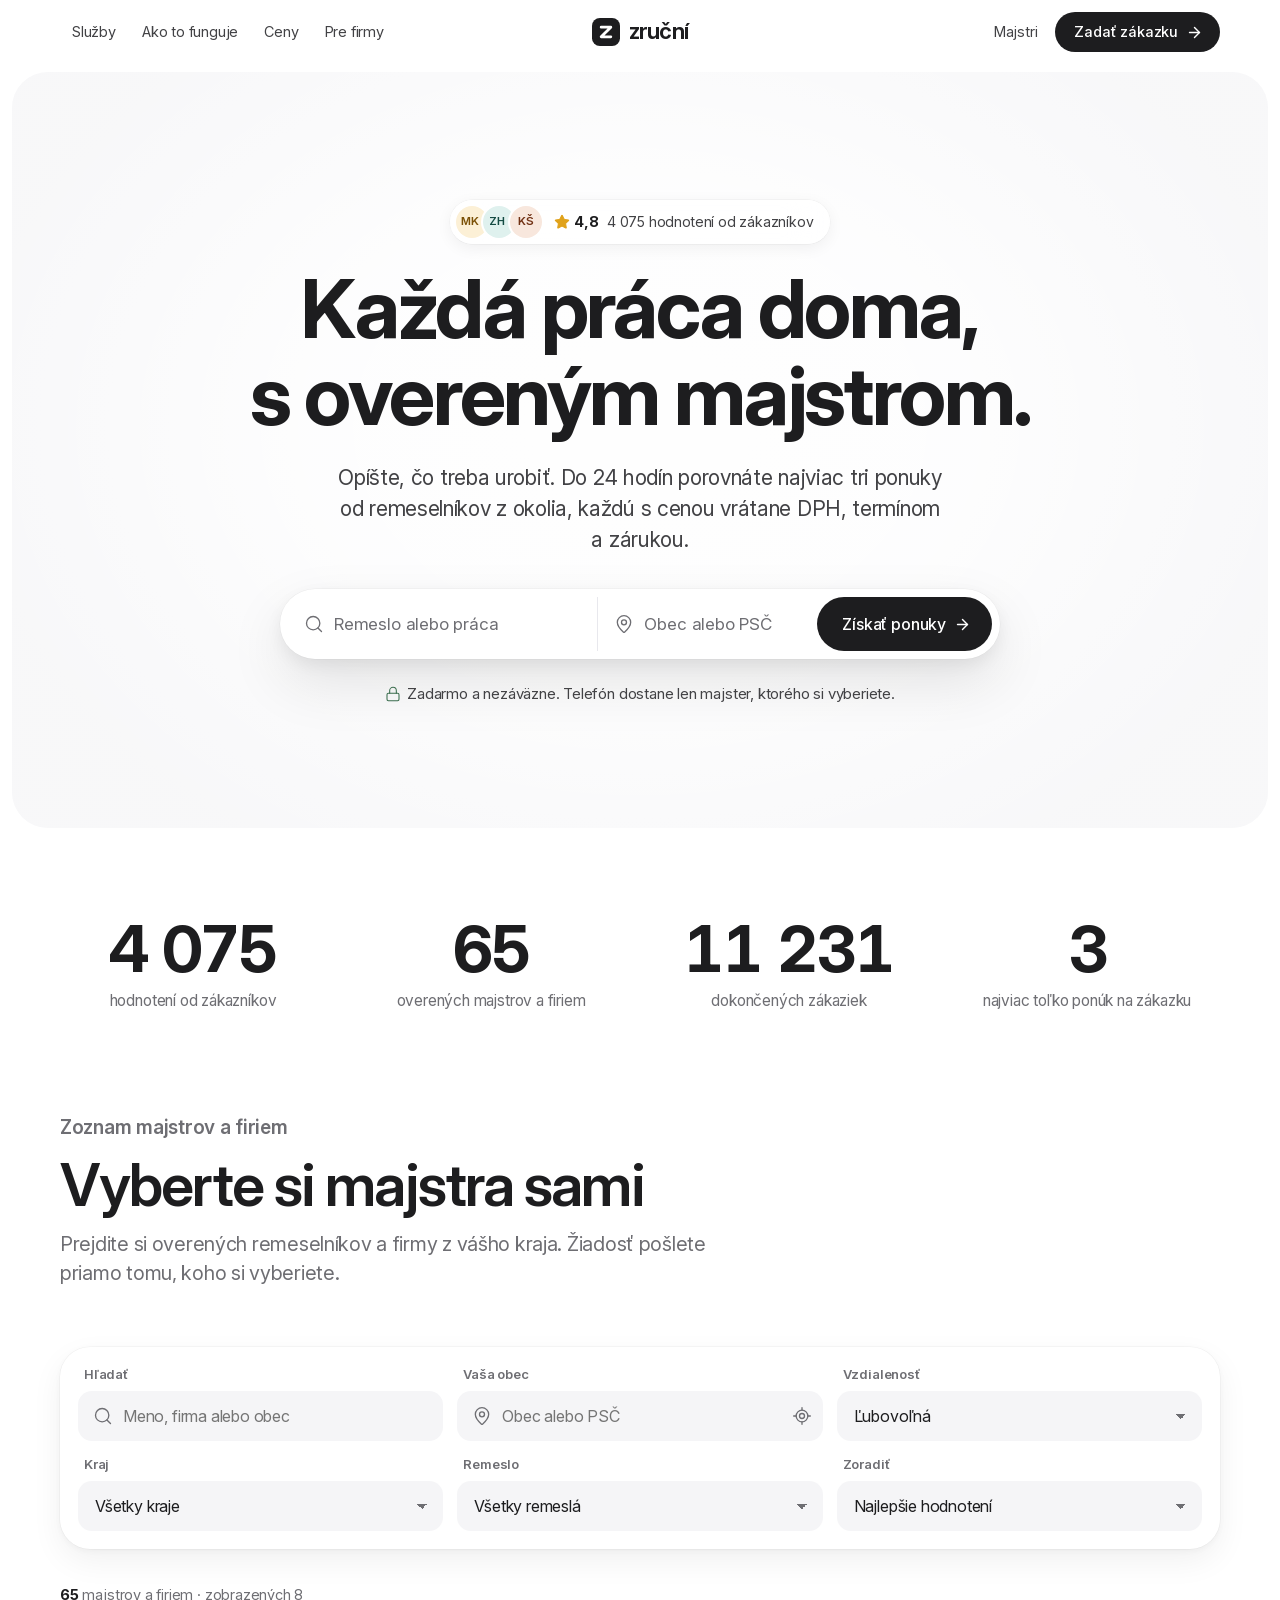
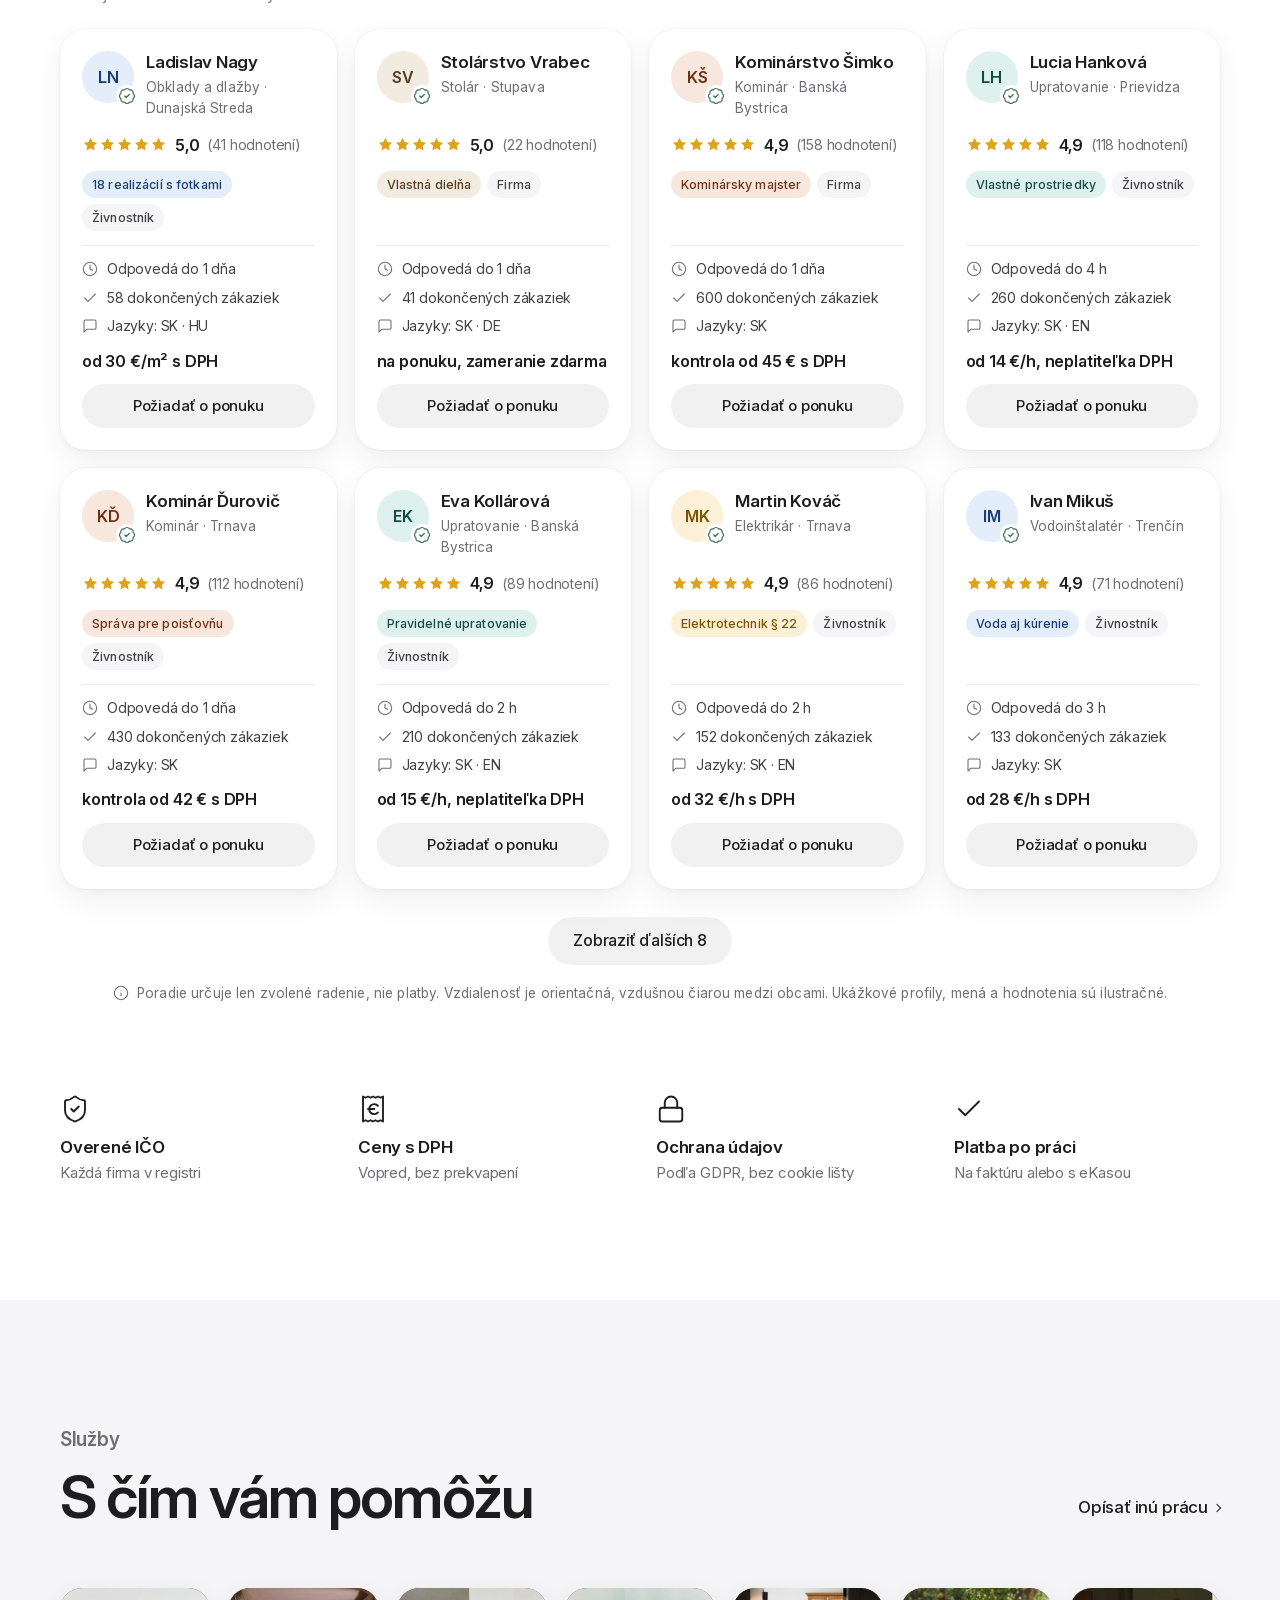
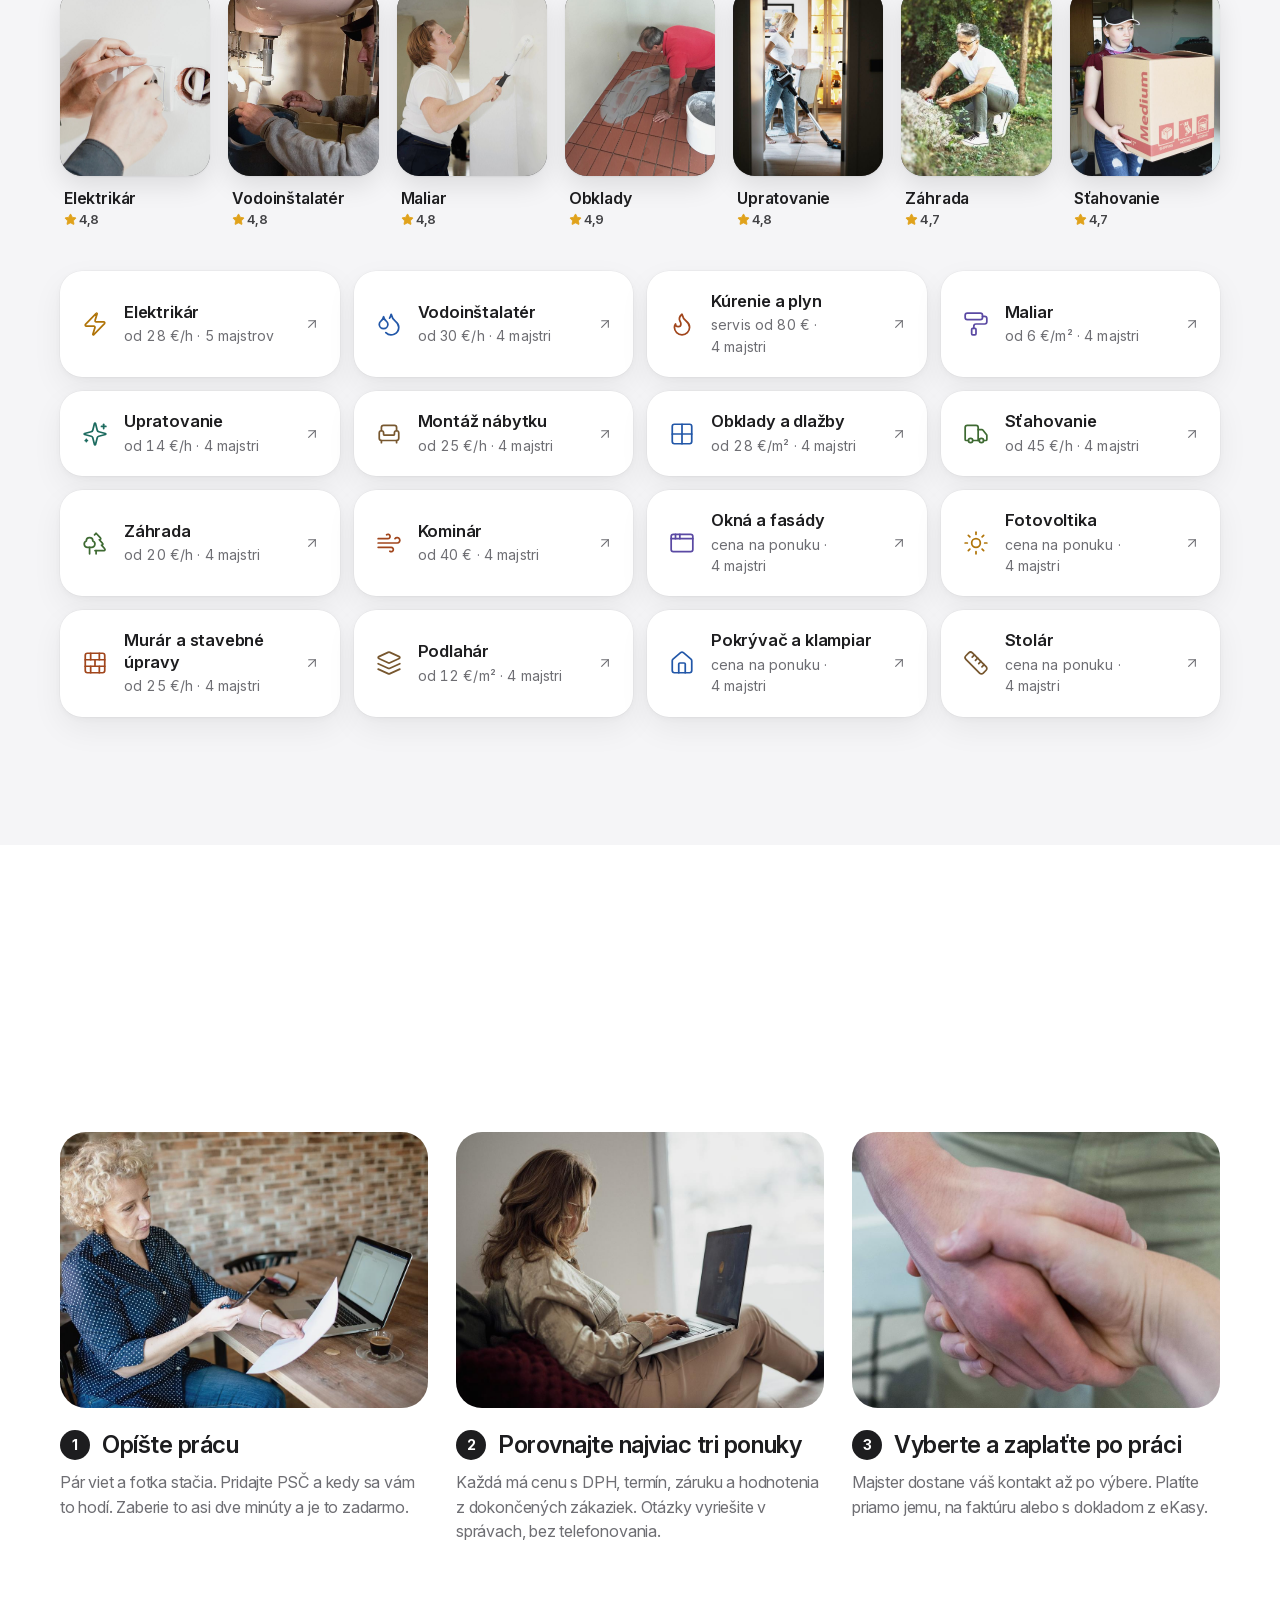
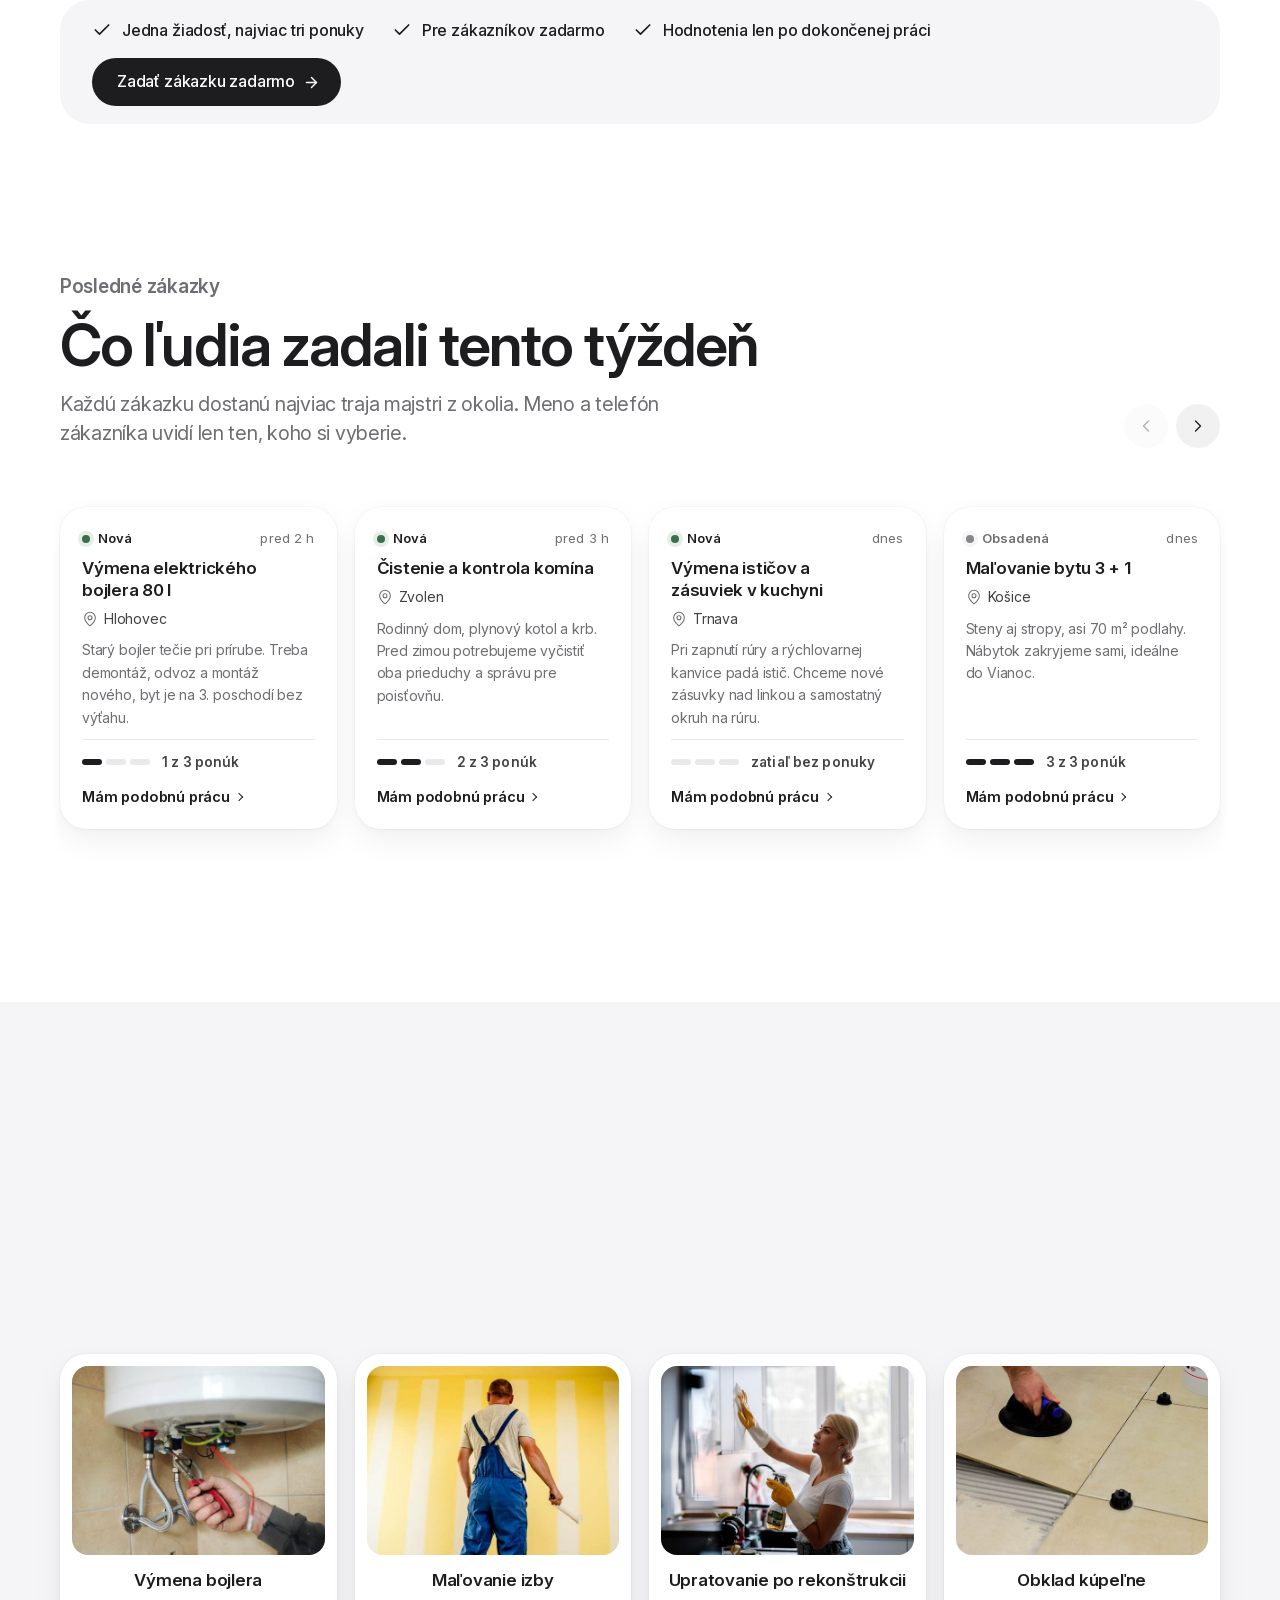
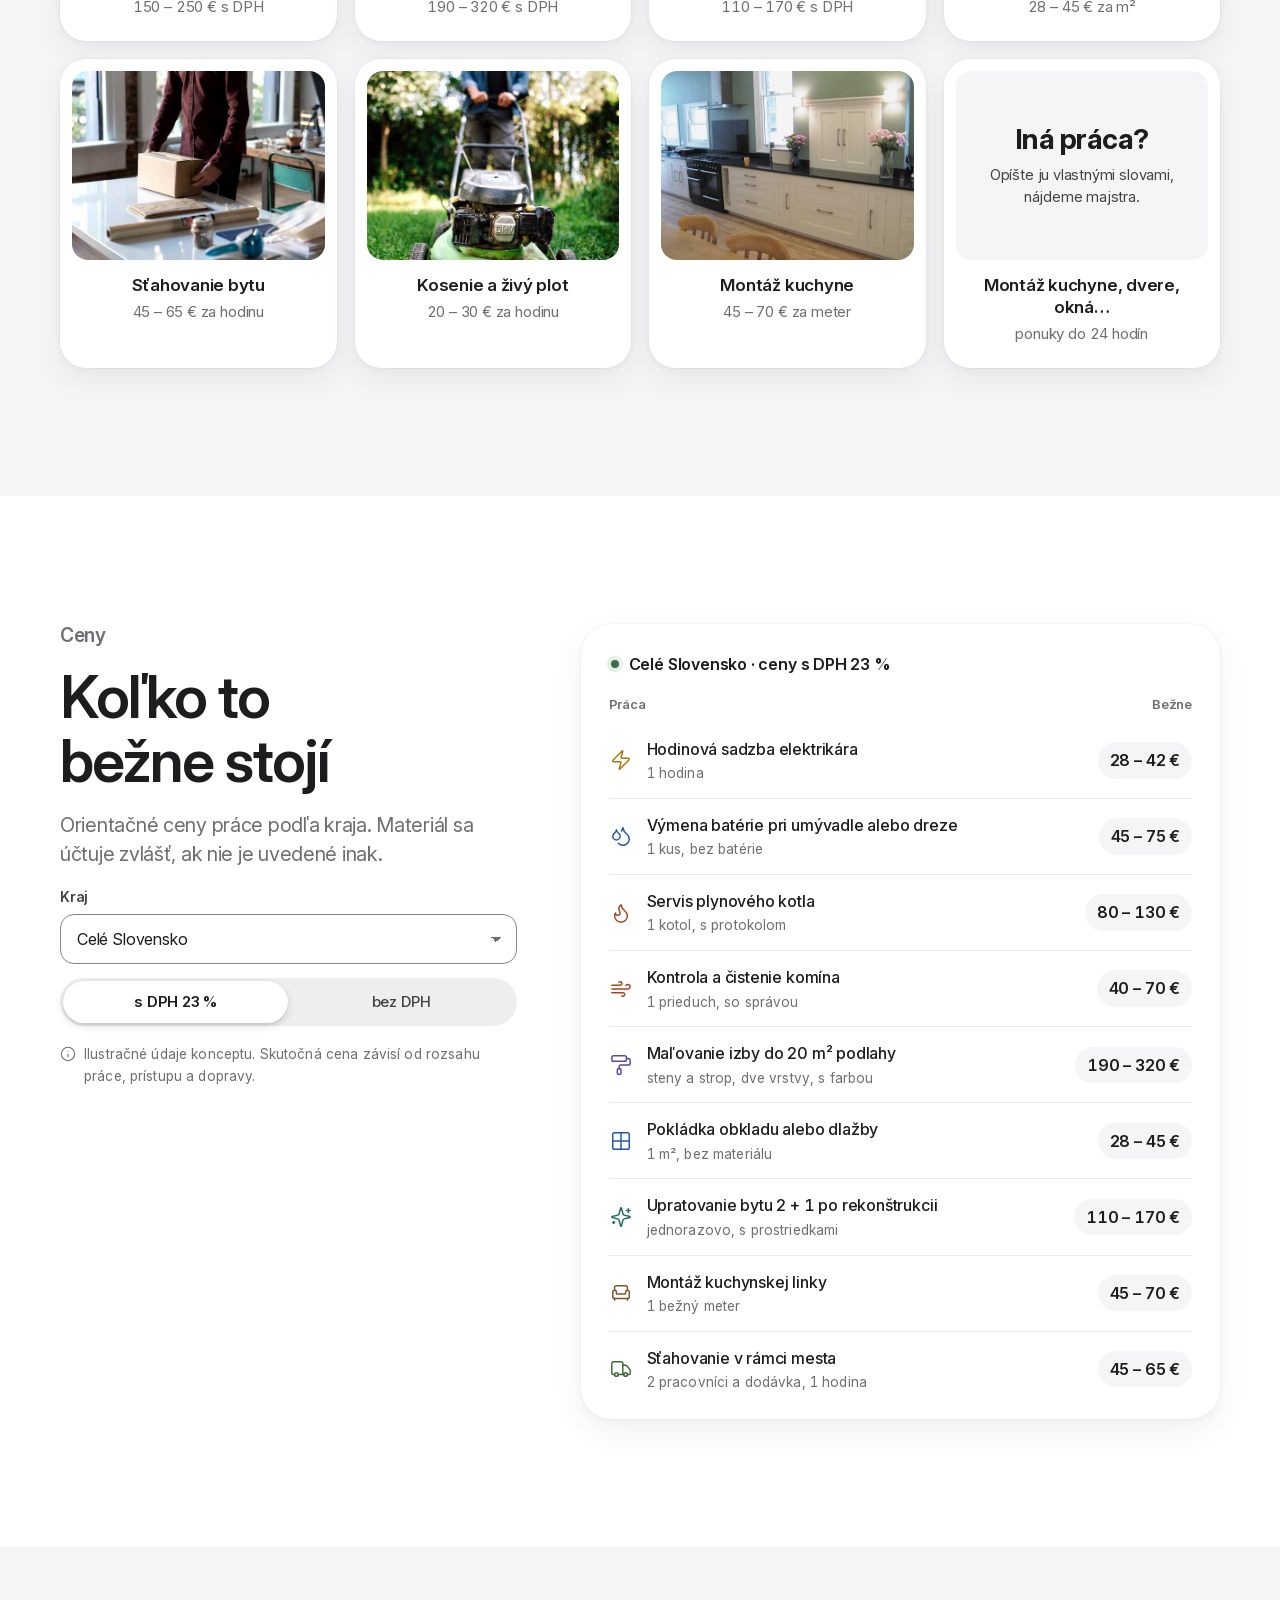
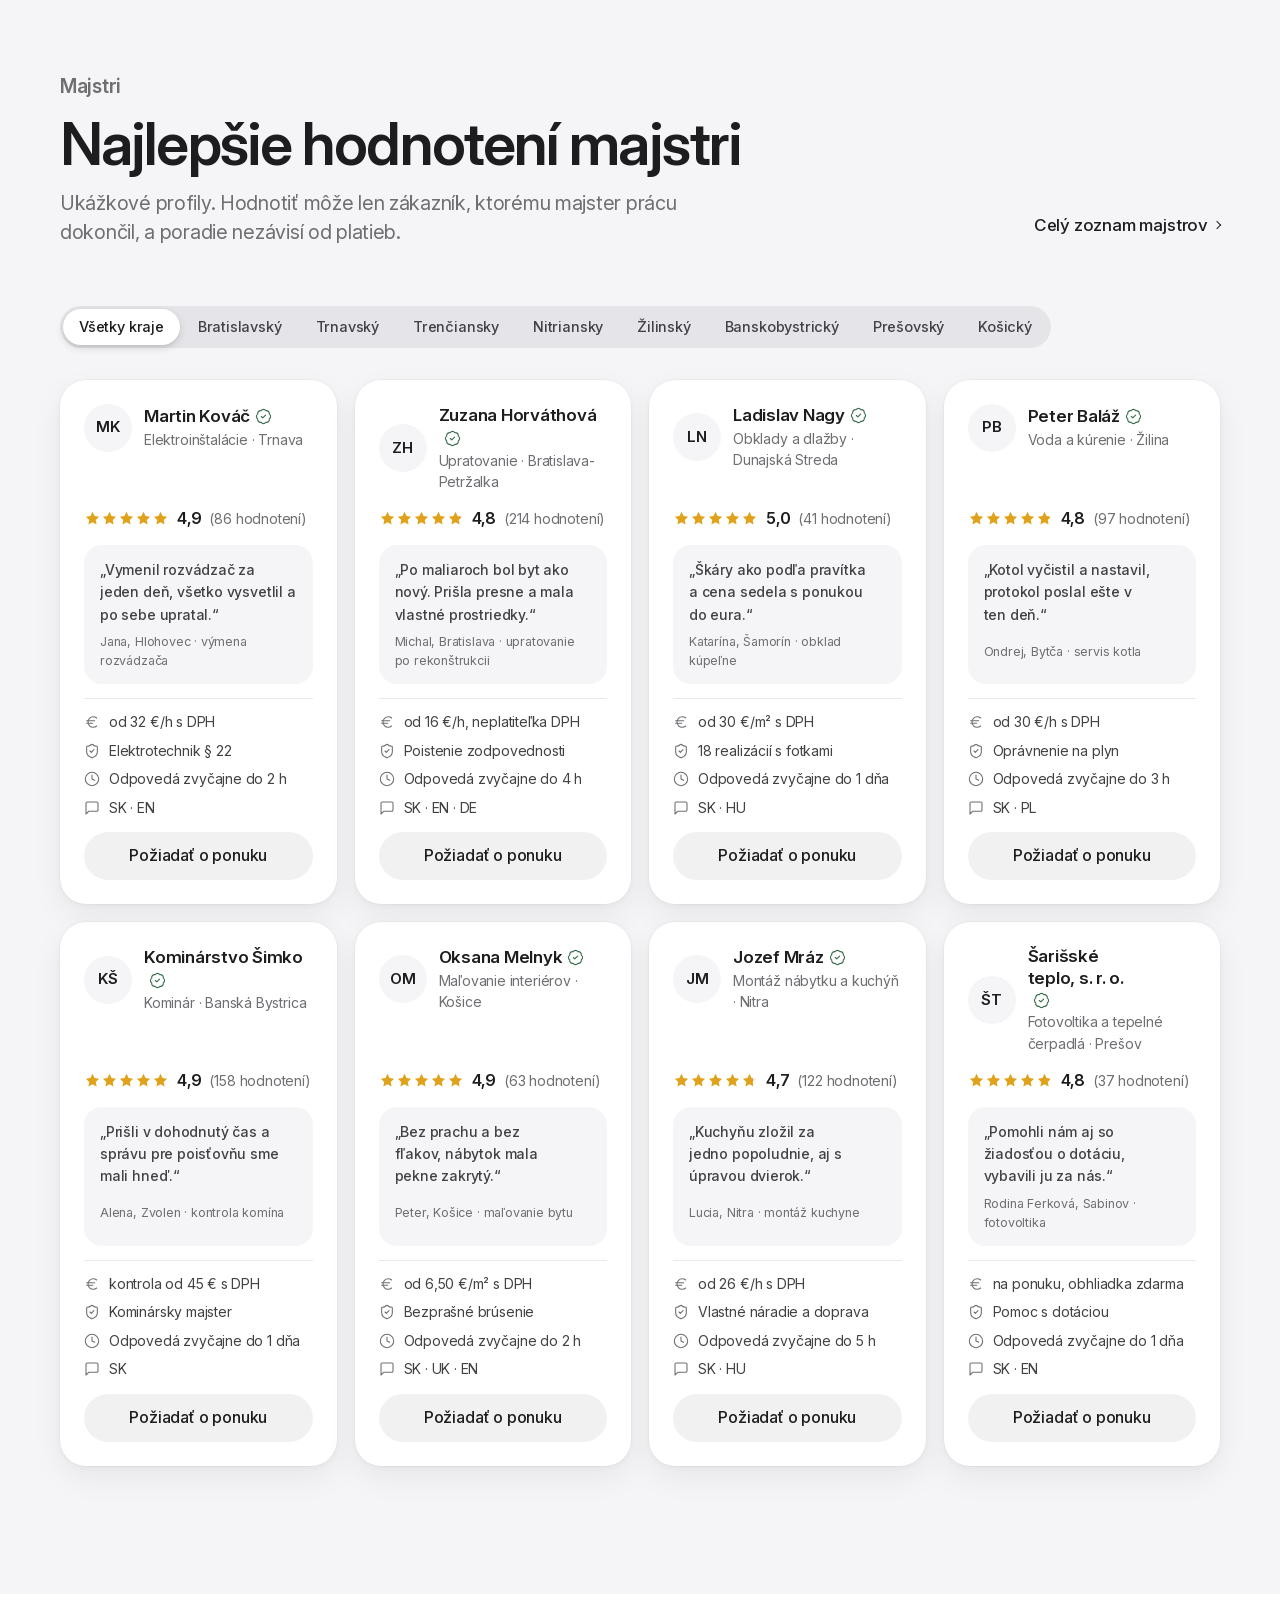
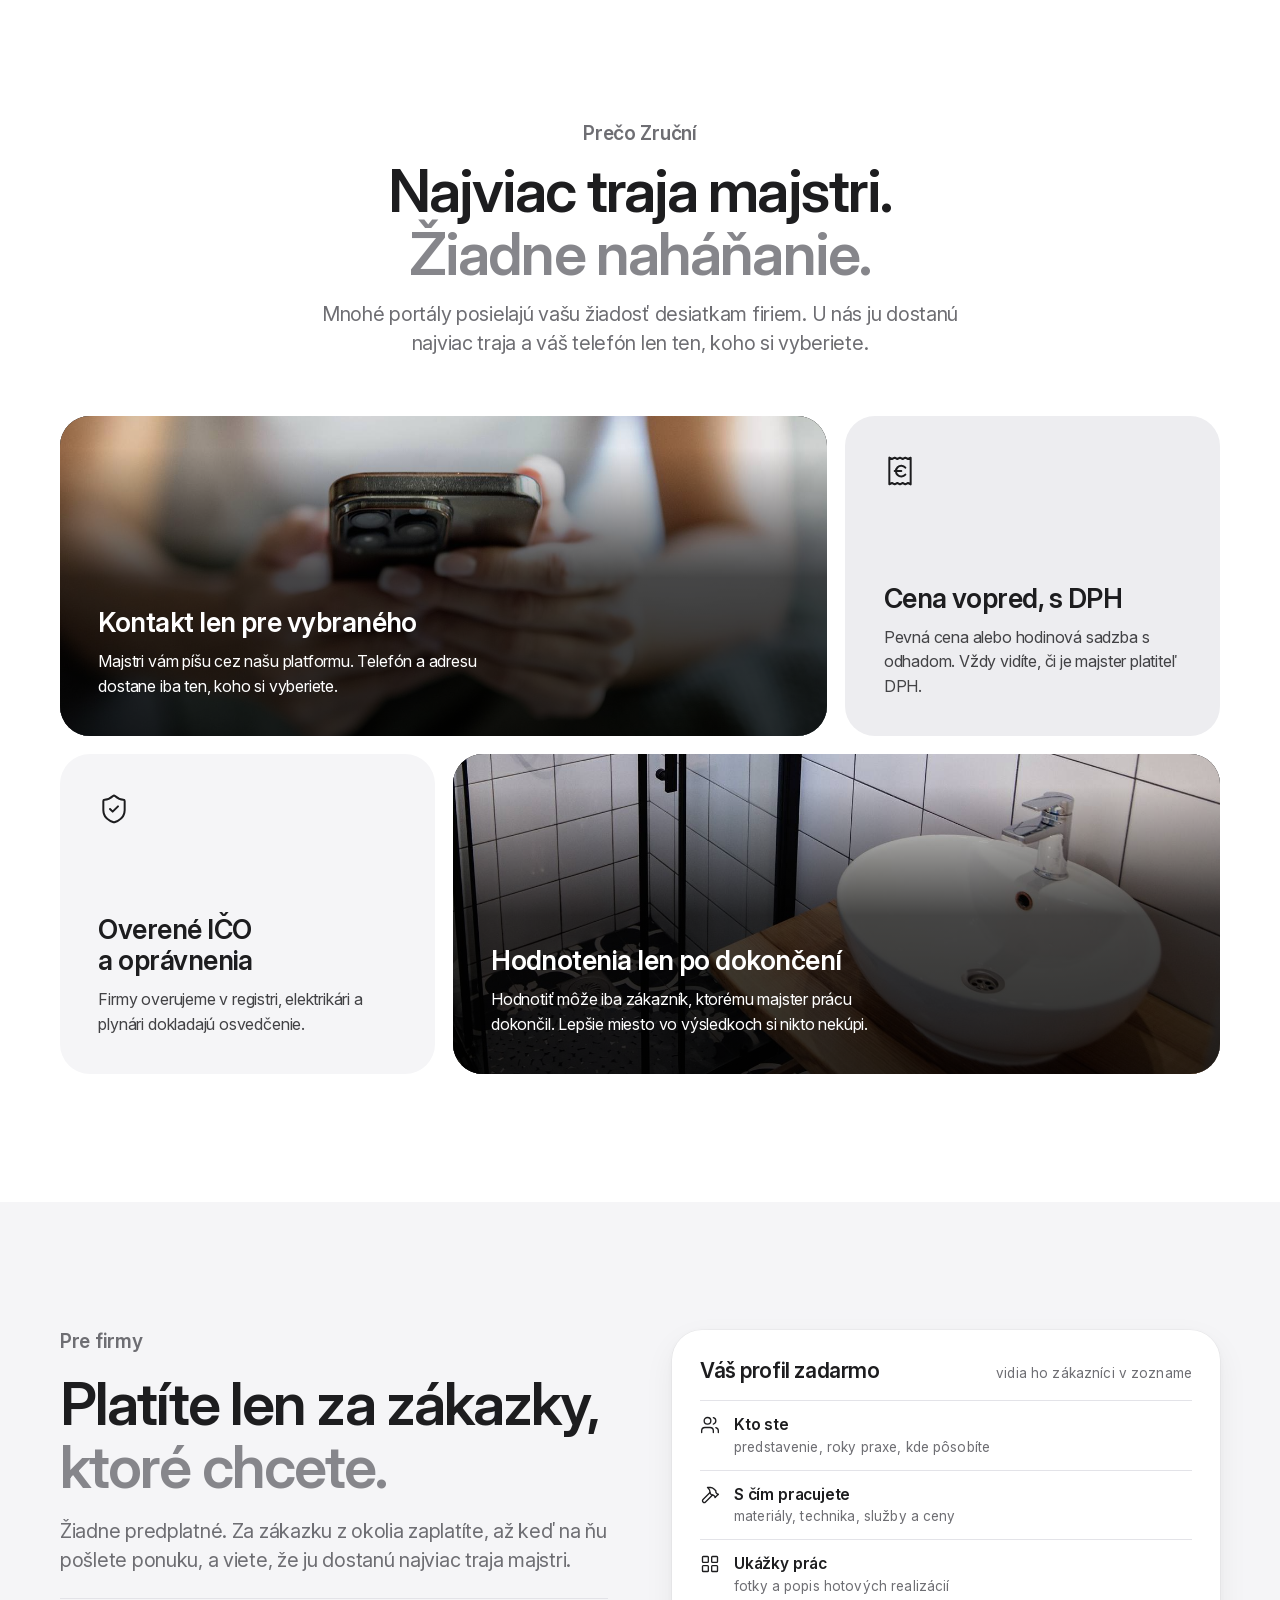
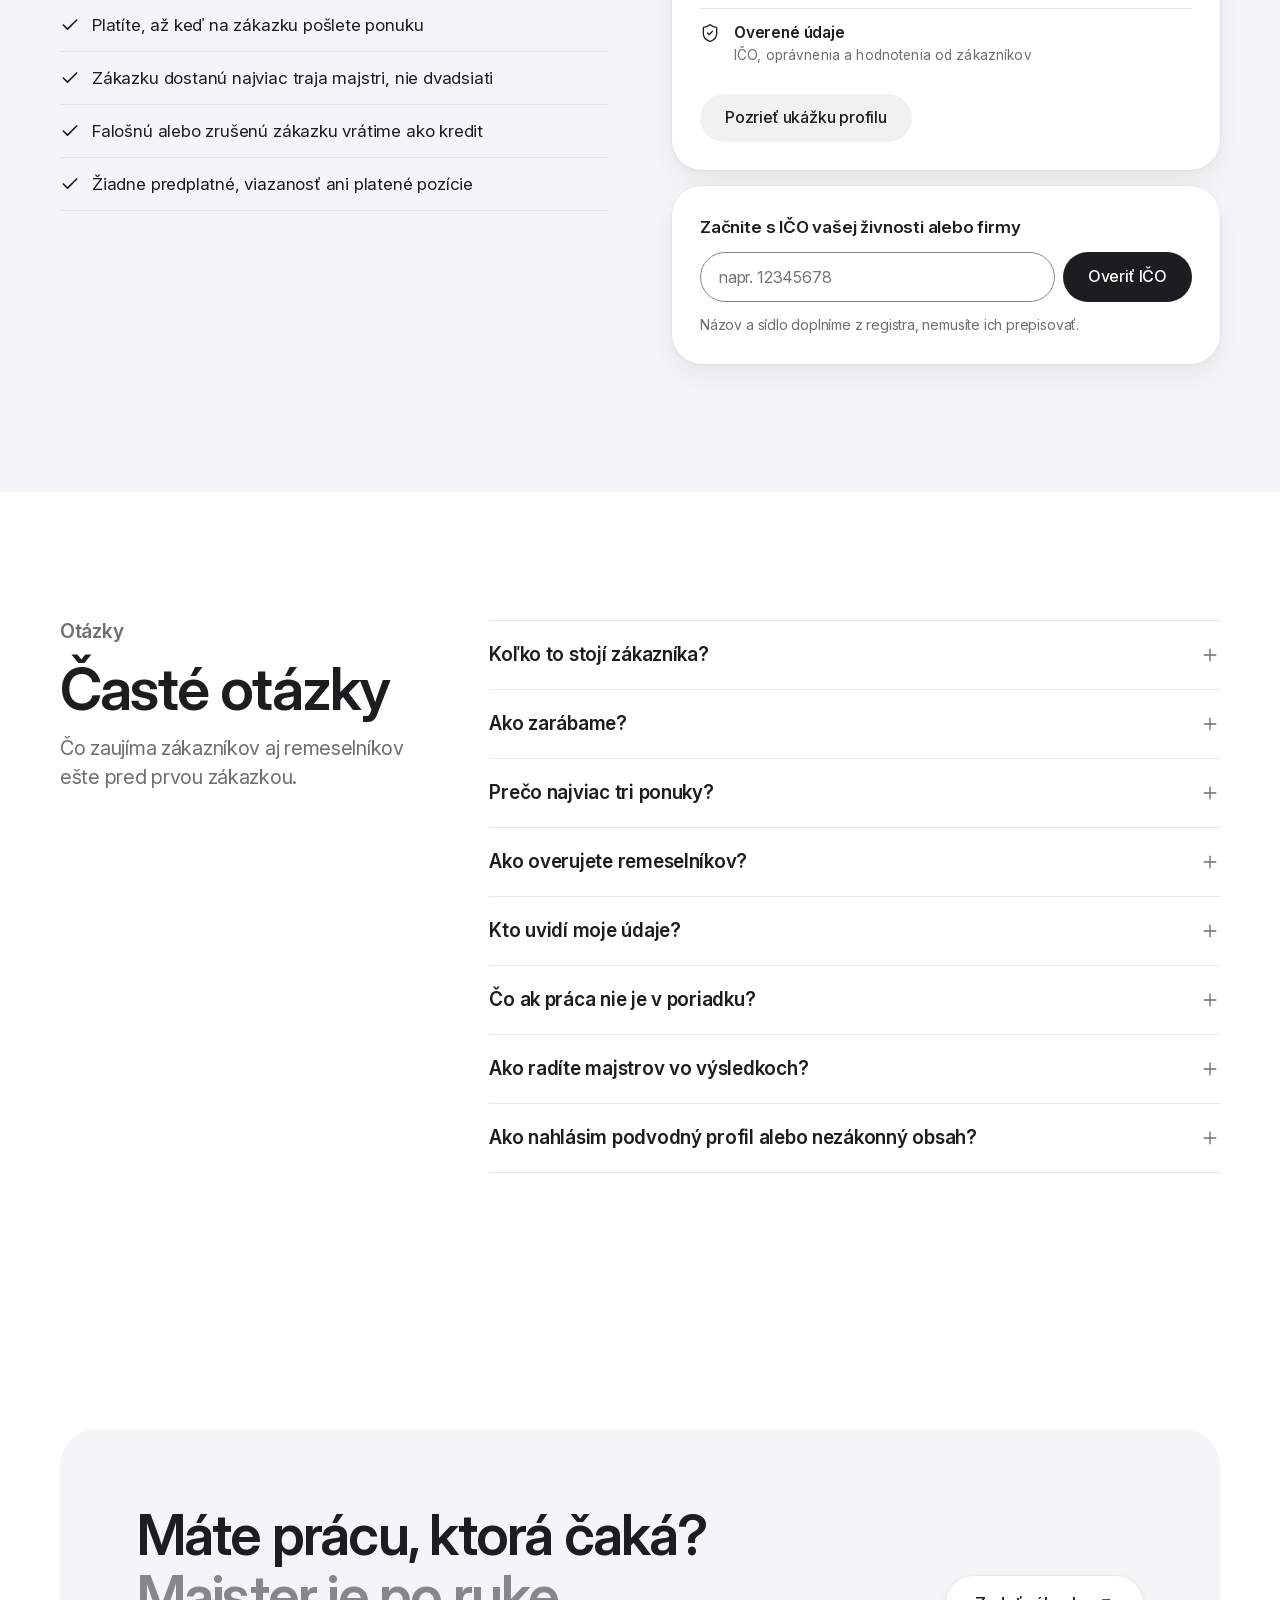
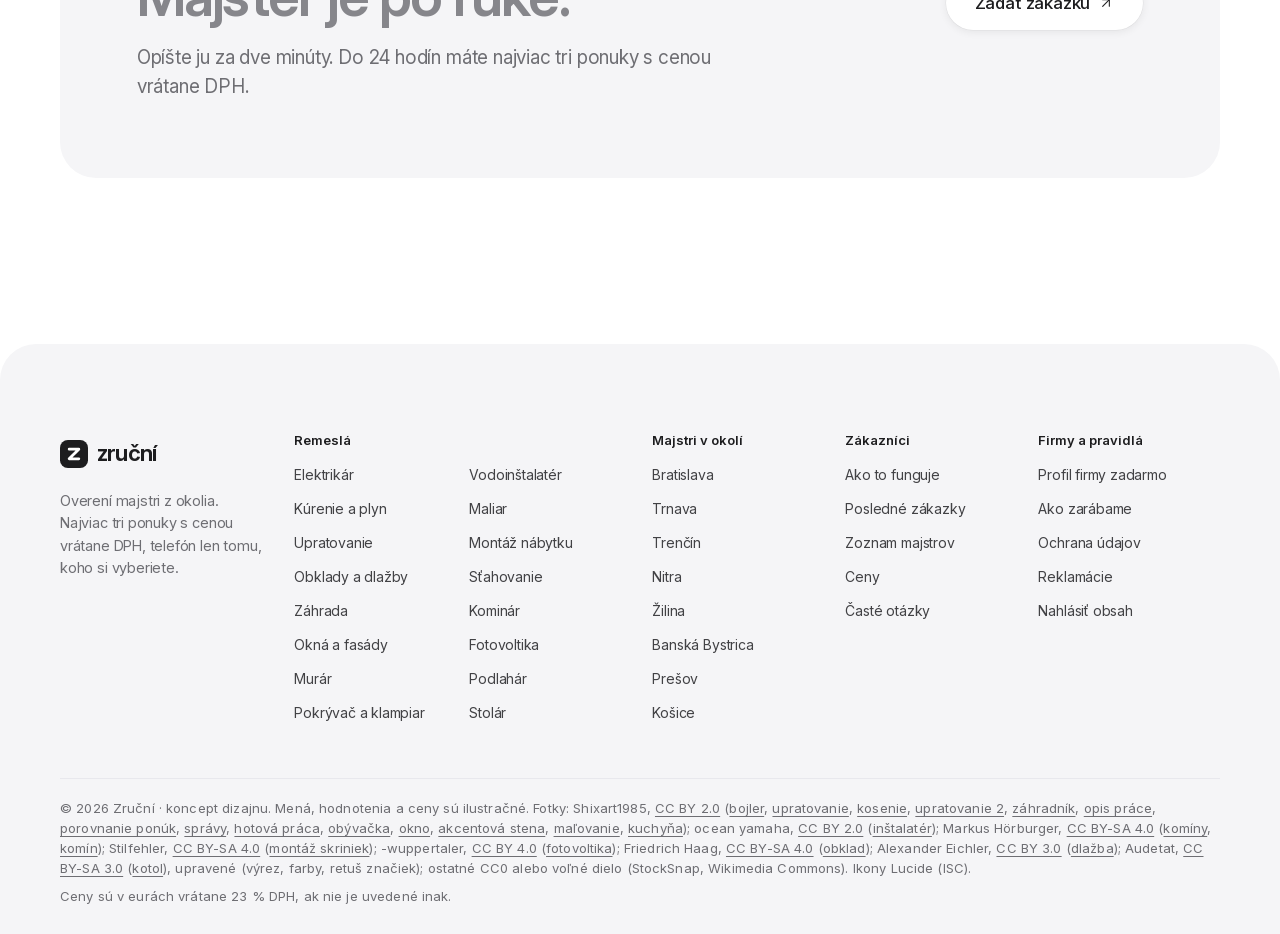
<file: index.html>
<!doctype html>
<html lang="sk">
<head>
<meta charset="utf-8">
<meta name="viewport" content="width=device-width, initial-scale=1, viewport-fit=cover">
<title>Zruční</title>
<meta name="claude:viewport-fit-sides" content="cover">
<meta name="description" content="Overení remeselníci a služby pre domácnosť na Slovensku. Najviac tri ponuky s cenou vrátane DPH, kontakt dostane len majster, ktorého vyberiete.">
<meta name="theme-color" content="#FFFFFF">
<meta name="color-scheme" content="only light">
<script>document.documentElement.classList.add('js')</script>
<link rel="icon" href="data:image/svg+xml,%3Csvg xmlns='http://www.w3.org/2000/svg' viewBox='0 0 32 32'%3E%3Crect width='32' height='32' rx='9' fill='%23141414'/%3E%3Cpath d='M10.5 10.5h11l-11 11h11' fill='none' stroke='%23fff' stroke-width='3.2' stroke-linecap='round' stroke-linejoin='round'/%3E%3C/svg%3E">
<style>
/* Vzhľad v duchu Apple: čiernobiely, systémové písmo (SF Pro na zariadeniach Apple, inde Inter s optickou veľkosťou),
   veľké nadpisy s tesným trackingom, hierarchia váhou, veľa vzduchu medzi sekciami. Karty bez liniek, so zaoblením
   22–30 px a mäkkými viacvrstvovými tieňmi, fotky ako produkt, filtre ako segmented control, sivé tlačidlá (iOS). */
:root{
  --bg:#FFFFFF;
  --bg-alt:#F5F5F7;
  --surface:#FFFFFF;
  --ink:#1D1D1F;
  --ink-2:#424245;
  --muted:#6E6E73;
  --gray-head:#86868B; /* sivá druhá časť veľkých nadpisov (len text 24 px a väčší, kontrast 3,3 : 1 aj na sivej) */
  --ink-3:#48484A; /* text na priesvitnom materiáli (spodná lišta): tmavší než --muted, aby bol čitateľný aj nad fotkou */
  --line:#E8E8ED;
  --line-strong:#86868B;
  --brand:#1D1D1F;
  --brand-hover:#333336;
  --brand-ink:#FFFFFF;
  --brand-soft:#F5F5F7;
  --brand-text:#1D1D1F;
  --fill:rgba(0,0,0,.055);       /* sivé tlačidlá, čipy a šípky (štýl „gray“ z iOS) */
  --fill-hover:rgba(0,0,0,.09);
  --track:rgba(118,118,128,.12); /* koľajnica segmented controlu */
  --sand:#EDEDF0;
  --sage:#F5F5F7;
  --sage-ink:#1D1D1F;
  --star:#E0A21B;
  --good:#3B6E4F;
  --good-soft:#E6EFE6;
  --danger:#C5221F;
  --focus:#2F6FDB;
  --on-photo:#FFFFFF;
  --photo-shade:rgba(0,0,0,.6);
  --photo-fallback:#48484A;
  --band-bg:#F5F5F7;
  --band-card:#FFFFFF;
  --band-ink:#1D1D1F;
  --band-muted:#6E6E73;
  --band-line:#E3E3E8;
  --band-accent:#1D1D1F;
  --band-accent-ink:#FFFFFF;
  --band-edge:transparent;
  --scrim:rgba(0,0,0,.42);
  /* Hĺbka: mäkké viacvrstvové tiene namiesto liniek (vlasový obrys + blízky + vzdialený tieň); väčšia plocha = hrubší materiál */
  --shadow-sm:0 1px 2px rgba(0,0,0,.05);
  --shadow:0 0 0 .5px rgba(0,0,0,.05), 0 6px 16px rgba(0,0,0,.06), 0 24px 56px rgba(0,0,0,.10);
  --shadow-lg:0 0 0 .5px rgba(0,0,0,.06), 0 10px 30px rgba(0,0,0,.10), 0 40px 100px rgba(0,0,0,.20);
  --shadow-card:0 0 0 .5px rgba(0,0,0,.05), 0 2px 6px rgba(0,0,0,.035), 0 12px 32px rgba(0,0,0,.06);
  --shadow-hover:0 0 0 .5px rgba(0,0,0,.05), 0 6px 14px rgba(0,0,0,.05), 0 24px 56px rgba(0,0,0,.11);
  --shadow-photo:0 1px 2px rgba(0,0,0,.06), 0 10px 26px rgba(0,0,0,.10);
  --r-card:26px; /* karty majstrov, zákaziek, prác */
  --r-lg:30px;   /* veľké panely: filter, cenník, mozaika */
  --r-xl:36px;   /* úvod, výzva, pätička */

  /* Systémové písmo: SF Pro na zariadeniach Apple, inde Inter (vložený, s optickou veľkosťou text → display) */
  --f:-apple-system, BlinkMacSystemFont, "Inter", "Segoe UI", system-ui, sans-serif;
  --wrap:1200px;
  --gut:max(20px, env(safe-area-inset-left, 0px));
  --gut-r:max(20px, env(safe-area-inset-right, 0px));
  --header:64px;
  color-scheme:only light;

  /* Pohyb (Apple, Designing Fluid Interfaces): stlačenie hneď a krátko, pustenie a okná ako kriticky tlmená
     pružina (damping 1,0, response 0,35 s). --spring je jej krivka v linear(), kde ho prehliadač nepozná, ostáva ease-out. */
  --press-t:100ms;
  --release-t:300ms;
  --spring-t:520ms;
  --spring:cubic-bezier(.2,.8,.2,1);
  --press:.97;      /* tlačidlá, čipy */
  --press-card:.985; /* väčšie plochy (karty) sa stláčajú menej */

  /* Typografia: tracking podľa veľkosti (čím väčšie, tým tesnejšie), leading obrátene (veľké nadpisy tesne, drobný text voľnejšie) */
  --tr-1:-.032em;  /* 48 px a viac: h1, nadpisy sekcií, čísla */
  --tr-2:-.026em;  /* 30–47 px */
  --tr-3:-.02em;   /* 20–29 px */
  --tr-4:-.014em;  /* 17–19 px */
  --tr-5:-.011em;  /* 15–16,5 px názvy na kartách, telo */
  --tr-s:.01em;    /* drobný text 12–13,5 px */
  --lh-head:calc(1em + .3rem); /* 66 px → 1,07 · 44 px → 1,11 · 30 px → 1,16 · 22 px → 1,22 · 16,5 px → 1,29 */
  --lh-lead:1.45;  /* úvodné odseky 17–22 px */
  --lh-sm:1.6;     /* odseky 13–14,5 px (telo 16 px má 1,6) */
}
@supports (transition-timing-function: linear(0, 1)){
  :root{--spring:linear(0, 0.0039 1%, 0.0315 3%, 0.0981 5.7%, 0.2032 9%, 0.334 12.9%, 0.4732 17.2%, 0.6047 22.1%, 0.718 27.3%, 0.8082 33%, 0.8753 39%, 0.9223 45.5%, 0.9535 52.3%, 0.9733 59.4%, 0.9852 66.9%, 0.9921 74.7%, 0.9959 82.8%, 0.998 91.3%, 1)}
}

*,*::before,*::after{box-sizing:border-box}
[hidden]{display:none!important}
html{-webkit-text-size-adjust:100%;scroll-behavior:smooth;scroll-padding-top:calc(var(--header) + 16px)}
body{margin:0;background:var(--bg);color:var(--ink);font:400 17px/1.53 var(--f);letter-spacing:var(--tr-5);font-optical-sizing:auto;-webkit-font-smoothing:antialiased;-moz-osx-font-smoothing:grayscale}
body::before{content:"";position:fixed;inset:0 0 auto;height:env(safe-area-inset-top,0px);z-index:60;background:var(--bg)}
body:has(dialog[open]){overflow:hidden}
img,svg{max-width:100%}
h1,h2,h3{text-wrap:balance;margin:0;line-height:var(--lh-head)}
p{margin:0}
a{color:var(--ink);text-underline-offset:3px}
button,input,select,textarea{font:inherit;color:inherit;letter-spacing:inherit}
:focus-visible{outline:3px solid var(--focus);outline-offset:2px;border-radius:8px}
.sr{position:absolute!important;width:1px;height:1px;overflow:hidden;clip:rect(0 0 0 0);white-space:nowrap}
.ic{width:20px;height:20px;flex:none;fill:none;stroke:currentColor;stroke-width:1.6;stroke-linecap:round;stroke-linejoin:round}
.ic-s{width:16px;height:16px}

.wrap{max-width:var(--wrap);margin-inline:auto;padding-left:var(--gut);padding-right:var(--gut-r)}
.section{padding-block:clamp(80px, 10vw, 144px)}
.alt{background:var(--bg-alt)}
/* nadtitulok ako na apple.com: veľký, polotučný, bez verzálok a prestrkania */
.kicker{font-size:clamp(17px, 1.5vw, 21px);font-weight:600;line-height:1.2;letter-spacing:var(--tr-4);color:var(--muted)}
.h2{font-weight:600;font-size:clamp(34px, 4.6vw, 60px);line-height:var(--lh-head);letter-spacing:var(--tr-1)}
.h2 .gray,.cta h2 .gray{color:var(--gray-head)}
.sec-head{display:flex;flex-wrap:wrap;justify-content:space-between;align-items:flex-end;gap:20px 40px;margin-bottom:clamp(36px, 4.6vw, 64px)}
.sec-head > div{display:grid;gap:14px;max-width:760px}
.sec-head.center{justify-content:center;text-align:center}
.sec-head.center > div{justify-items:center}
.sub{color:var(--muted);font-size:clamp(17px, 1.55vw, 21px);line-height:var(--lh-lead);letter-spacing:var(--tr-4);max-width:56ch;text-wrap:pretty}

/* Tlačidlá: tabletky ako na apple.com, hlavné čierne s drobnou šípkou, vedľajšie sivé (iOS „gray“) */
.btn{display:inline-flex;align-items:center;justify-content:center;gap:8px;min-height:48px;padding:0 24px;border-radius:999px;border:1px solid transparent;font-weight:500;font-size:16px;line-height:1.2;text-decoration:none;cursor:pointer;white-space:nowrap;transition:background-color .15s, border-color .15s, color .15s, transform .15s}
.btn-primary{background:var(--brand);color:var(--brand-ink)}
@media (hover: hover){ .btn-primary:hover{background:var(--brand-hover)} }
.btn-circ{padding-right:20px}
.circ{display:grid;place-items:center;flex:none;color:inherit;transition:transform .2s}
.circ .ic{width:17px;height:17px;stroke-width:2}
@media (hover: hover){ .btn-circ:hover .circ{transform:translateX(2px)} }
.btn-white{background:var(--surface);color:var(--ink);box-shadow:0 0 0 .5px rgba(0,0,0,.06), 0 2px 8px rgba(0,0,0,.07)}
@media (hover: hover){ .btn-white:hover{box-shadow:0 0 0 .5px rgba(0,0,0,.08), 0 8px 22px rgba(0,0,0,.12)} }
.btn-white .ic{width:16px;height:16px}
.btn-outline{background:var(--fill);color:var(--ink)}
@media (hover: hover){ .btn-outline:hover{background:var(--fill-hover)} }
.btn-warn{background:var(--band-accent);color:var(--band-accent-ink)}
@media (hover: hover){ .btn-warn:hover{background:var(--brand-hover)} }
.link{display:inline-flex;align-items:center;gap:6px;min-height:44px;color:var(--ink);font-weight:600;text-decoration:underline;text-underline-offset:5px;text-decoration-thickness:1px;background:none;border:0;padding:0;cursor:pointer}
@media (hover: hover){ .link:hover{text-decoration-thickness:2px} }
/* odkazy „ďalej“ ako na apple.com: bez podčiarknutia, so šípkou › */
.sec-head > .link,.job .link{gap:5px;text-decoration-color:transparent}
.sec-head > .link{font-size:17px;font-weight:500}
.sec-head > .link::after,.job .link::after{content:"";width:6px;height:6px;margin:1px 0 0 1px;border:solid currentColor;border-width:1.6px 1.6px 0 0;transform:rotate(45deg);transition:transform .2s}
@media (hover: hover){
  .sec-head > .link:hover,.job .link:hover{text-decoration-color:currentColor;text-decoration-thickness:1px}
  .sec-head > .link:hover::after,.job .link:hover::after{transform:translateX(2px) rotate(45deg)}
}

/* Hlavička: odkazy vľavo, logo v strede, akcie vpravo */
/* Materiál: priesvitná vrstva, obsah pod ňou presvitá rozmazaný; svetlý horný okraj = svetlo na hrane materiálu.
   Namiesto 1px čiary jemný prechod pod hlavičkou, a len keď sa pod ňu obsah podsúva (.scrolled). */
.top{position:sticky;top:env(safe-area-inset-top,0px);z-index:50;background:color-mix(in srgb, var(--bg) 72%, transparent);-webkit-backdrop-filter:blur(20px) saturate(180%);backdrop-filter:blur(20px) saturate(180%);box-shadow:inset 0 1px 0 rgba(255,255,255,.7)}
.top::after{content:"";position:absolute;left:0;right:0;top:100%;height:14px;pointer-events:none;background:linear-gradient(rgba(0,0,0,.06), rgba(0,0,0,0));opacity:0;transition:opacity .25s ease}
.top.scrolled::after{opacity:1}
.top .wrap{display:grid;grid-template-columns:1fr auto 1fr;align-items:center;gap:24px;height:var(--header)}
.nav{display:flex;gap:2px}
.nav a{display:inline-flex;align-items:center;min-height:40px;padding:0 12px;border-radius:999px;color:var(--ink-2);text-decoration:none;font-weight:400;font-size:14.5px}
@media (hover: hover){ .nav a:hover{color:var(--ink);background:var(--bg-alt)} }
.logo{display:inline-flex;align-items:center;gap:9px;color:var(--ink);text-decoration:none;font-weight:650;font-size:22px;letter-spacing:-.035em;min-height:44px;justify-self:center}
.mark{width:28px;height:28px;flex:none}
.mark rect{fill:var(--ink)}
.mark path{fill:none;stroke:var(--bg);stroke-width:3.2;stroke-linecap:round;stroke-linejoin:round}
.top-actions{display:flex;justify-content:flex-end;align-items:center;gap:6px}
.top-actions .btn{min-height:40px;padding-left:18px;font-size:14.5px}
.top-actions .btn-circ{padding-right:16px}
.top-actions .link{text-decoration:none;font-weight:400;font-size:14.5px;color:var(--ink-2);padding:0 12px;border-radius:999px}
@media (hover: hover){ .top-actions .link:hover{color:var(--ink);background:var(--bg-alt)} }

/* Hero: fotka interiéru v zaoblenom paneli, biely závoj pod textom */
.hero{padding:8px max(12px, env(safe-area-inset-right, 0px)) 0 max(12px, env(safe-area-inset-left, 0px))}
.hero-panel{position:relative;isolation:isolate;overflow:hidden;max-width:1400px;margin-inline:auto;border-radius:var(--r-xl);background:var(--bg-alt);padding-block:clamp(72px, 10vw, 148px) clamp(80px, 9.5vw, 140px)}
.hero-bg{position:absolute;inset:0;z-index:-2;width:100%;height:100%;object-fit:cover;object-position:50% 62%}
.hero-panel::after{content:"";position:absolute;inset:0;z-index:-1;pointer-events:none;background:radial-gradient(ellipse 54% 66% at 50% 47%, rgba(255,255,255,.93) 0%, rgba(255,255,255,.84) 48%, rgba(255,255,255,.5) 78%, rgba(255,255,255,.28) 100%)}
.hero .lead{color:var(--ink-2)}
/* Dôvera nad nadpisom: avatary majstrov a priemerné hodnotenie (Daibau) */
.trust{display:inline-flex;align-items:center;gap:12px;margin-bottom:-2px;padding:6px 16px 6px 6px;border-radius:999px;background:color-mix(in srgb, var(--surface) 70%, transparent);-webkit-backdrop-filter:blur(20px) saturate(180%);backdrop-filter:blur(20px) saturate(180%);box-shadow:inset 0 1px 0 rgba(255,255,255,.8), 0 0 0 .5px rgba(0,0,0,.06), 0 4px 16px rgba(0,0,0,.06);font-size:14px;color:var(--ink-2);text-align:left}
.trust-ava{display:flex;padding-left:5px}
.trust .ava{width:32px;height:32px;margin-left:-5px;font-size:11.5px;background:var(--tb);color:color-mix(in srgb, var(--ti) 70%, #000);box-shadow:0 0 0 2px var(--surface)}
.trust .ava:not(:last-child){padding-right:5px} /* iniciály v strede viditeľnej časti kruhu (ďalší avatar ho o 5 px prekrýva), inak sa „K“ v „MK“ oreže */
.trust-t{display:flex;flex-wrap:wrap;align-items:center;gap:0 8px;line-height:1.35}
.trust-r{display:inline-flex;align-items:center;gap:4px;color:var(--ink);font-weight:700}
.trust .star{width:16px;height:16px}
.hero-in{display:grid;justify-items:center;gap:24px;max-width:960px;margin-inline:auto;text-align:center}
.hero h1{display:grid;gap:0;line-height:1}
.hero h1 .l1{font-weight:700;font-size:clamp(36px, 6.4vw, 88px);letter-spacing:var(--tr-1);line-height:var(--lh-head)}
.hero h1 .l2{font-weight:700;font-size:clamp(36px, 6.4vw, 88px);letter-spacing:var(--tr-1);line-height:var(--lh-head)}
.lead{font-size:clamp(18px, 1.65vw, 22px);line-height:var(--lh-lead);letter-spacing:var(--tr-4);color:var(--muted);max-width:50ch;text-wrap:pretty}
.search{width:100%;max-width:720px;display:flex;align-items:stretch;gap:6px;background:var(--surface);border:1px solid transparent;border-radius:999px;box-shadow:var(--shadow);padding:7px;text-align:left;transition:border-color .15s;margin-top:10px}
.search:focus-within{border-color:var(--ink)}
.s-field{flex:1 1 0;display:flex;align-items:center;gap:10px;padding:0 16px;min-width:0;cursor:text;border-radius:999px}
.s-field:first-of-type{flex-grow:1.5}
.s-field + .s-field{border-left:1px solid var(--line);border-radius:0}
.s-field .ic{color:var(--muted)}
.s-field input{border:0;background:transparent;font-size:17px;width:100%;min-width:0;height:54px;padding:0}
.s-field input::placeholder{color:var(--muted)}
.s-field input:focus{outline:none}
.s-field:focus-within .ic{color:var(--ink)}
.search .btn{min-height:54px}
.where-hint{min-height:1.4em;font-size:14px;font-weight:600;color:var(--good);text-align:center}
.where-hint:empty{display:none}
.privacy{text-align:center;text-wrap:balance;font-size:15px;color:var(--ink-2)}
.privacy .ic{display:inline-block;vertical-align:-3px;margin-right:6px;color:var(--good)}

/* Kategórie pod úvodom: rovný rad rovnakých kariet */
.strip{margin-bottom:clamp(28px, 3.4vw, 48px)}
#zoznam{padding-top:clamp(64px, 8vw, 112px);padding-bottom:clamp(56px, 7vw, 96px)}
.strip-track{display:grid;grid-template-columns:repeat(7, minmax(0,1fr));gap:18px;list-style:none;margin:0;padding:0}
.tile{position:relative;display:grid;gap:12px;width:100%;border:0;padding:0;background:none;color:var(--ink);text-align:left;cursor:pointer;border-radius:22px}
.tile-img{display:block;border-radius:22px;overflow:hidden;background:var(--bg-alt);box-shadow:var(--shadow-photo)}
.tile .ph{aspect-ratio:4 / 5;transition:transform .45s cubic-bezier(.2,.7,.2,1)}
/* názov ako pri produkte: meno remesla, pod ním hodnotenie (dlhé „Vodoinštalatér“ sa vedľa hodnotenia nezmestí) */
.tile{grid-template-columns:minmax(0,1fr)}
.tile-label{display:flex;flex-direction:column;align-items:flex-start;gap:2px;font-weight:600;font-size:16px;line-height:1.3;letter-spacing:var(--tr-5);padding-inline:4px}
/* priemerné hodnotenie majstrov remesla (Daibau: najhľadanejší zhotovitelia) */
.tile-rate{display:inline-flex;align-items:center;gap:2px;flex:none;font-size:13px;color:var(--ink-2);font-variant-numeric:tabular-nums}
.tile-rate b{font-weight:600}
.tile-rate .star{width:13px;height:13px}
@media (hover: hover){ .tile:hover .ph{transform:scale(1.045)} }

/* Tri piliere s deliacimi čiarami */

/* Fotky: každá je v súbore raz, ako pozadie */
.ph{display:block;background:var(--bg-alt) center / cover no-repeat}
html:not(.js) .ph-kotol,.ph-on .ph-kotol{background-image:url(src/photos/kotol.jpg)}
html:not(.js) .ph-malovanie,.ph-on .ph-malovanie{background-image:url(src/photos/malovanie.jpg)}
html:not(.js) .ph-upratovanie,.ph-on .ph-upratovanie{background-image:url(src/photos/upratovanie.jpg)}
html:not(.js) .ph-obklad,.ph-on .ph-obklad{background-image:url(src/photos/obklad.jpg)}
html:not(.js) .ph-stahovanie,.ph-on .ph-stahovanie{background-image:url(src/photos/stahovanie.jpg)}
html:not(.js) .ph-zahrada,.ph-on .ph-zahrada{background-image:url(src/photos/zahrada.jpg)}
html:not(.js) .ph-kuchyna,.ph-on .ph-kuchyna{background-image:url(src/photos/kuchyna.jpg)}
html:not(.js) .ph-krok-opis,.ph-on .ph-krok-opis{background-image:url(src/photos/krok-opis.jpg)}
html:not(.js) .ph-krok-ponuky,.ph-on .ph-krok-ponuky{background-image:url(src/photos/krok-ponuky.jpg)}
html:not(.js) .ph-krok-praca,.ph-on .ph-krok-praca{background-image:url(src/photos/krok-praca.jpg)}
html:not(.js) .ph-preco-kontakt,.ph-on .ph-preco-kontakt{background-image:url(src/photos/preco-kontakt.jpg)}
html:not(.js) .ph-preco-hodnotenia,.ph-on .ph-preco-hodnotenia{background-image:url(src/photos/preco-hodnotenia.jpg)}
html:not(.js) .ph-s-obklad,.ph-on .ph-s-obklad{background-image:url(src/photos/s-obklad.jpg)}
html:not(.js) .ph-s-malovanie,.ph-on .ph-s-malovanie{background-image:url(src/photos/s-malovanie.jpg)}
html:not(.js) .ph-s-instalater,.ph-on .ph-s-instalater{background-image:url(src/photos/s-instalater.jpg)}
html:not(.js) .ph-s-elektro,.ph-on .ph-s-elektro{background-image:url(src/photos/s-elektro.jpg)}
html:not(.js) .ph-s-upratovanie,.ph-on .ph-s-upratovanie{background-image:url(src/photos/s-upratovanie.jpg)}
html:not(.js) .ph-s-zahrada,.ph-on .ph-s-zahrada{background-image:url(src/photos/s-zahrada.jpg)}
html:not(.js) .ph-s-stahovanie,.ph-on .ph-s-stahovanie{background-image:url(src/photos/s-stahovanie.jpg)}

/* Farebné odtiene remesiel: ikony služieb, riadky cien a avatary v zozname majstrov */
.tc-amber{--tb:#FCF0D6;--ti:#B07408}
.tc-blue{--tb:#E4EDFA;--ti:#2257A8}
.tc-clay{--tb:#F8E7DD;--ti:#A1461C}
.tc-lilac{--tb:#EDE9F8;--ti:#5A49A3}
.tc-teal{--tb:#DFF1EE;--ti:#1C6B5F}
.tc-sage{--tb:#E5EFDF;--ti:#3E6A32}
.tc-sand{--tb:#F2EBDF;--ti:#77572F}
.tic{display:grid;place-items:center;justify-self:start;flex:none;color:var(--ti, var(--ink));transition:transform .2s}
.tic .ic{width:26px;height:26px;stroke-width:1.6}

/* Služby: zoznam (GAZU) */
.dir{display:grid;grid-template-columns:repeat(4, minmax(0,1fr));gap:14px;list-style:none;margin:0;padding:0}
.dir-item{width:100%;height:100%;display:grid;grid-template-columns:auto minmax(0,1fr) auto;align-items:center;gap:16px;padding:20px 20px 20px 22px;border:0;border-radius:22px;background:var(--surface);box-shadow:var(--shadow-card);text-align:left;cursor:pointer}
@media (hover: hover){
  .dir-item:hover{box-shadow:var(--shadow-hover)}
  .dir-item:hover .tic{transform:scale(1.06)}
}
.dir-item b{display:block;font-weight:600;font-size:16.5px;line-height:1.3;letter-spacing:var(--tr-5)}
.dir-item small{display:block;margin-top:2px;font-size:14px;font-weight:400;color:var(--muted);font-variant-numeric:tabular-nums}
.nw{white-space:nowrap}
.dir-item .go{width:16px;height:16px;color:var(--muted);transition:transform .2s, color .2s}
@media (hover: hover){ .dir-item:hover .go{color:var(--ink);transform:translate(2px, -2px)} }

/* Obľúbené práce: produktové karty */
.projects{display:grid;grid-template-columns:repeat(4, minmax(0,1fr));gap:18px;list-style:none;margin:0;padding:0}
.proj{width:100%;height:100%;display:grid;gap:14px;align-content:start;text-align:center;background:var(--surface);border:0;border-radius:var(--r-card);padding:12px 12px 22px;cursor:pointer;color:var(--ink);box-shadow:var(--shadow-card)}
.proj-img{position:relative;display:block;border-radius:16px;overflow:hidden}
.proj-img .ph{width:100%;aspect-ratio:4 / 3;transition:transform .45s cubic-bezier(.2,.7,.2,1)}
@media (hover: hover){ .proj:hover .proj-img .ph{transform:scale(1.04)} .proj:hover{box-shadow:var(--shadow-hover)} }
.proj-title{display:block;font-weight:600;font-size:17px;line-height:1.3;letter-spacing:var(--tr-4);padding-inline:6px}
.proj-price{display:block;font-size:15px;color:var(--muted);font-variant-numeric:tabular-nums;margin-top:-9px}
.proj-cta .proj-img{aspect-ratio:4 / 3;display:grid;place-items:center;background:var(--bg-alt)}
.cta-in{display:grid;justify-items:center;gap:8px;padding:12px}
.cta-in b{font-weight:700;font-size:28px;letter-spacing:var(--tr-3);line-height:var(--lh-head)}
.cta-in span{font-size:14.5px;color:var(--ink-2);max-width:22ch}

/* Čísla pod úvodom (Daibau): hodnotenia, majstri, zákazky, najviac tri ponuky */
.stats-sec{padding-top:clamp(56px, 7vw, 96px)}
.stats{list-style:none;margin:0;padding:0;display:grid;grid-template-columns:repeat(4, minmax(0,1fr));gap:32px;text-align:center}
.stats li{display:grid;gap:8px;align-content:start}
.stats b{font-weight:700;font-size:clamp(40px, 5vw, 68px);letter-spacing:var(--tr-1);line-height:1;font-variant-numeric:tabular-nums}
.stats span{font-size:15.5px;color:var(--muted);text-wrap:balance}

/* Ako to funguje: tri kroky vedľa seba, pod nimi pás výhod s tlačidlom (Daibau) */
#ako{padding-bottom:clamp(64px, 8vw, 112px)}
.kroky{list-style:none;margin:0;padding:0;display:grid;grid-template-columns:repeat(3, minmax(0,1fr));gap:clamp(16px, 2.4vw, 28px)}
.kroky li{display:grid;gap:10px;align-content:start}
.krok-img{display:block;margin-bottom:12px;border-radius:var(--r-card);overflow:hidden;background:var(--bg-alt)}
.krok-img .ph{aspect-ratio:4 / 3}
.kroky h3{display:flex;align-items:center;gap:12px;font-weight:600;font-size:clamp(20px, 1.9vw, 24px);line-height:var(--lh-head);letter-spacing:var(--tr-3)}
.krok-n{width:30px;height:30px;border-radius:50%;display:grid;place-items:center;flex:none;background:var(--ink);color:var(--brand-ink);font-size:14px;font-weight:700;letter-spacing:0}
.kroky p{color:var(--muted);font-size:16px;max-width:42ch}
.kroky-pas{display:flex;flex-wrap:wrap;align-items:center;justify-content:space-between;gap:16px 32px;margin-top:clamp(32px, 4.6vw, 56px);padding:18px 18px 18px 32px;border-radius:var(--r-lg);background:var(--bg-alt)}
.kroky-pas ul{list-style:none;margin:0;padding:0;display:flex;flex-wrap:wrap;gap:10px 28px}
.kroky-pas li{display:flex;align-items:center;gap:10px;font-weight:500;font-size:16px}
.kroky-pas .ic{stroke-width:2}

/* Posledné zákazky: pás kariet so šípkami, na mobile posúvanie prstom (Daibau) */
.jobs-sec{padding-top:0}
.jobs-sec > .wrap::before{content:"";display:block;height:1px;margin-bottom:clamp(24px, 4vw, 48px)} /* len vzduch, bez čiary */
.sec-head > .jobs-nav{display:flex;gap:8px;max-width:none}
.jobs-nav button{width:44px;height:44px;border-radius:50%;border:0;background:var(--fill);color:var(--ink);display:grid;place-items:center;cursor:pointer;transition:background-color .15s, opacity .15s}
#jobs-prev .ic{transform:rotate(180deg)}
@media (hover: hover){ .jobs-nav button:not(:disabled):hover{background:var(--fill-hover)} }
.jobs-nav button:disabled{opacity:.35;cursor:default}
/* vnútorný okraj, aby posúvaný pás neorezal tiene kariet (záporný okraj vráti zarovnanie) */
.jobs{list-style:none;margin:-8px -8px -24px;padding:8px 8px 32px;display:grid;grid-auto-flow:column;grid-auto-columns:calc((100% - 54px) / 4);gap:18px;overflow-x:auto;scroll-snap-type:x mandatory;scroll-padding-inline:8px;scrollbar-width:none;overscroll-behavior-x:contain;
  /* tieň krajných kariet sa na boku pásu orezáva 8 px od karty; maska ho na tých 8 px plynulo stratí namiesto ostrej hrany */
  -webkit-mask-image:linear-gradient(90deg, transparent, #000 8px, #000 calc(100% - 8px), transparent);mask-image:linear-gradient(90deg, transparent, #000 8px, #000 calc(100% - 8px), transparent)}
.jobs::-webkit-scrollbar{display:none}
.job{position:relative;scroll-snap-align:start;display:flex;flex-direction:column;gap:10px;min-width:0;padding:22px 22px 10px;border:0;border-radius:var(--r-card);background:var(--surface);box-shadow:var(--shadow-card)}
.job-top{display:flex;justify-content:space-between;align-items:center;gap:8px;font-size:13px;color:var(--muted)}
.job-st{display:inline-flex;align-items:center;gap:8px;font-size:13px;font-weight:600;color:var(--ink)}
.job-st::before{content:"";width:8px;height:8px;border-radius:50%;background:var(--good);box-shadow:0 0 0 4px var(--good-soft)}
.job-st.full{color:var(--muted)}
.job-st.full::before{background:var(--line-strong);box-shadow:0 0 0 4px var(--bg-alt)}
.job h3{font-weight:600;font-size:17px;line-height:var(--lh-head);letter-spacing:var(--tr-4)}
.job-loc{display:flex;align-items:center;gap:6px;margin-top:-4px;font-size:14px;color:var(--ink-2)}
.job-loc .ic{width:16px;height:16px;color:var(--muted)}
.job-desc{font-size:14px;line-height:var(--lh-sm);color:var(--muted);display:-webkit-box;-webkit-line-clamp:5;-webkit-box-orient:vertical;overflow:hidden}
.job-foot{margin-top:auto;display:grid;gap:2px;padding-top:12px;border-top:1px solid var(--line)}
.job-of{display:flex;align-items:center;gap:4px;font-size:13.5px;font-weight:600;color:var(--ink-2)}
.job-of i{width:20px;height:6px;border-radius:6px;background:var(--line)}
.job-of i.on{background:var(--ink)}
.job-of span{margin-left:8px}
.job .link{justify-self:start;font-size:14.5px}
.jobs-foot{margin-top:16px}

/* Prečo Zruční: mozaika (Flowblox) */
.bento{display:grid;grid-template-columns:repeat(3, minmax(0,1fr));grid-auto-rows:minmax(320px, auto);gap:18px}
.b{position:relative;isolation:isolate;overflow:hidden;display:grid;align-content:space-between;gap:16px;padding:clamp(28px, 3vw, 40px);border-radius:var(--r-lg);background:var(--bg-alt)}
.b-2{grid-column:span 2}
.b h3{font-weight:600;font-size:clamp(22px, 2.1vw, 28px);line-height:var(--lh-head);letter-spacing:var(--tr-3)}
.b p{font-size:16px;color:var(--ink-2);max-width:42ch;margin-top:10px}
.b > .ic{width:32px;height:32px;stroke-width:1.5}
.b-sand{background:var(--sand)}
.b-sage{background:var(--sage)}
.b-sage > .ic{color:var(--sage-ink)}
.b-photo{align-content:end;color:var(--on-photo);background:var(--photo-fallback)}
.tile .ph,.b-photo .ph{background-color:var(--photo-fallback)}
.b-photo .ph{position:absolute;inset:0;z-index:-2}
.b-photo .ph-preco-kontakt{background-position:50% 10%}
.b-photo .ph-preco-hodnotenia{background-position:50% 30%}
.b-photo::after{content:"";position:absolute;inset:10% 0 0;z-index:-1;background:linear-gradient(rgba(0,0,0,0), rgba(0,0,0,.7) 45%, rgba(0,0,0,.8))}
.b-photo p{color:var(--on-photo)}

/* Majstri */
/* Filter krajov ako segmented control: sivá koľajnica, vybraný kraj na bielom vyvýšenom „palci“ */
.filter{display:flex;flex-wrap:wrap;gap:2px;width:fit-content;max-width:100%;margin-bottom:32px;padding:3px;border-radius:22px;background:var(--track)}
.chip{display:inline-flex;align-items:center;min-height:36px;padding:0 16px;border-radius:999px;border:0;background:transparent;color:var(--ink-2);font-size:14.5px;font-weight:500;cursor:pointer;white-space:nowrap;flex:none;transition:background-color .15s, color .15s, box-shadow .2s}
@media (hover: hover){ .chip:hover{color:var(--ink);background:rgba(255,255,255,.55)} }
.chip[aria-pressed="true"]{background:var(--surface);color:var(--ink);box-shadow:0 0 0 .5px rgba(0,0,0,.04), 0 3px 8px rgba(0,0,0,.12), 0 3px 1px rgba(0,0,0,.04)}
@media (pointer: coarse){ .chip{min-height:44px} }
.pros{display:grid;grid-template-columns:repeat(4, minmax(0,1fr));gap:18px}
.pro{position:relative;display:flex;flex-direction:column;gap:14px;padding:24px;border-radius:var(--r-card);background:var(--surface);box-shadow:var(--shadow-card);min-width:0}
.pro-top{display:flex;gap:12px;align-items:center;min-width:0}
.pro-top > div{min-width:0}
.ava{width:48px;height:48px;border-radius:50%;display:grid;place-items:center;background:var(--bg-alt);color:var(--ink);font-weight:600;font-size:15px;letter-spacing:0;flex:none}
.pro h3{font-weight:600;font-size:17px;line-height:var(--lh-head);letter-spacing:var(--tr-4)}
.vf{display:inline-block;width:17px;height:17px;margin-left:5px;vertical-align:-3px;color:var(--good)}
.trade{font-size:14px;color:var(--muted)}
.rating{display:flex;flex-wrap:wrap;align-items:center;gap:4px 8px;font-size:14px;color:var(--muted)}
.rating strong{color:var(--ink);font-size:16px;font-weight:600;font-variant-numeric:tabular-nums}
.star{width:15px;height:15px;fill:var(--star);stroke:var(--star)}
/* Päť hviezd ako maska, vyplnené podľa --p (hodnotenie / 5) */
.stars{--p:100%;display:inline-block;flex:none;width:85px;height:17px;background:linear-gradient(90deg, var(--star) var(--p), #E3E3E8 var(--p));-webkit-mask:url("data:image/svg+xml,%3Csvg xmlns='http://www.w3.org/2000/svg' viewBox='0 0 24 24'%3E%3Cpath d='M12 2.6l2.85 5.95 6.55.88-4.8 4.55 1.2 6.5L12 17.33l-5.8 3.15 1.2-6.5-4.8-4.55 6.55-.88z'/%3E%3C/svg%3E") 0 0 / 17px 17px repeat-x;mask:url("data:image/svg+xml,%3Csvg xmlns='http://www.w3.org/2000/svg' viewBox='0 0 24 24'%3E%3Cpath d='M12 2.6l2.85 5.95 6.55.88-4.8 4.55 1.2 6.5L12 17.33l-5.8 3.15 1.2-6.5-4.8-4.55 6.55-.88z'/%3E%3C/svg%3E") 0 0 / 17px 17px repeat-x}
.quote{margin:0;display:grid;gap:6px;padding:14px 16px;border-radius:18px;background:var(--bg-alt)}
.quote blockquote{margin:0;font-size:14px;line-height:var(--lh-sm);font-weight:500;color:var(--ink-2);text-wrap:pretty}
.quote figcaption{font-size:12.5px;color:var(--muted)}
.pro-facts{list-style:none;margin:0;padding:12px 0 0;border-top:1px solid var(--line);display:grid;gap:7px;font-size:14px;color:var(--ink-2)}
.pro-facts li{display:flex;gap:9px;align-items:flex-start;min-width:0}
.pro-facts .ic{width:16px;height:16px;margin-top:3px;color:var(--muted)}
.pro .btn{margin-top:auto;width:100%}
@supports (grid-template-rows: subgrid){
  .pro{display:grid;grid-row:span 5;grid-template-rows:subgrid;row-gap:14px;align-content:start}
  .pro-top{align-self:start}
}
.empty{grid-column:1 / -1;display:flex;flex-wrap:wrap;align-items:center;justify-content:space-between;gap:16px 24px;padding:28px;border-radius:var(--r-card);background:var(--surface);box-shadow:var(--shadow-card);color:var(--muted)}
.empty p{max-width:60ch}
.empty-acts{display:flex;flex-wrap:wrap;align-items:center;gap:8px 20px}

/* Zoznam majstrov a firiem: výber priamo */
.dx-bar{display:grid;grid-template-columns:repeat(3, minmax(0,1fr));gap:14px;padding:18px;margin:0 0 24px;border-radius:var(--r-lg);background:var(--surface);box-shadow:var(--shadow-card)}
.dx-f{display:grid;gap:6px;min-width:0}
.dx-f > label{font-size:13px;font-weight:600;color:var(--muted);padding-left:6px}
.dx-in{position:relative}
.dx-in .ic{position:absolute;left:15px;top:50%;transform:translateY(-50%);color:var(--muted);pointer-events:none}
.dx-in .input{padding-left:44px}
.dx-bar .input{border-color:transparent;border-radius:14px;background-color:var(--bg-alt)}
.dx-bar .input:focus{background-color:var(--surface)}
.dx-where .input{padding-right:48px}
/* šípka našepkávača by sa tlačila k tlačidlu polohy; ponuka obcí sa ukáže pri písaní */
.dx-where .input::-webkit-calendar-picker-indicator{display:none!important}
.dx-locate{position:absolute;right:2px;top:50%;transform:translateY(-50%);width:44px;height:44px;display:grid;place-items:center;border:0;border-radius:10px;background:none;color:var(--ink-2);cursor:pointer}
.dx-locate .ic{width:20px;height:20px}
@media (hover: hover){ .dx-locate:hover{background:var(--surface);color:var(--ink)} }
.dx-locate:focus-visible{outline:3px solid var(--focus);outline-offset:0}
.dx-locate[aria-busy="true"] .ic{animation:dx-spin 1s linear infinite}
@keyframes dx-spin{to{transform:rotate(360deg)}}
@media (prefers-reduced-motion: reduce){ .dx-locate[aria-busy="true"] .ic{animation:none;opacity:.5} }
.dx-hint{display:flex;gap:8px;align-items:flex-start;margin:-6px 0 14px;padding:12px 16px;border-radius:16px;background:var(--bg-alt);font-size:14px;color:var(--ink-2)}
.dx-hint .ic{width:16px;height:16px;margin-top:2px;flex:none}
.dx-meta{display:flex;flex-wrap:wrap;justify-content:space-between;align-items:center;gap:6px 16px;margin:0 0 12px;font-size:14.5px;color:var(--muted);min-height:44px}
.dx-meta b{color:var(--ink);font-weight:700}
.dx-acts{display:flex;flex-wrap:wrap;align-items:center;gap:8px 20px}
#zoznam-title:focus{outline:none}
/* Karty majstrov: 4 / 3 / 2 / 1 v rade, rovnaká výška v rade, tlačidlo vždy dole */
.dx-list{list-style:none;margin:0;padding:0;display:grid;grid-template-columns:repeat(4, minmax(0,1fr));gap:18px}
.biz{position:relative;display:flex;flex-direction:column;gap:14px;min-width:0;padding:22px;border:0;border-radius:var(--r-card);background:var(--surface);box-shadow:var(--shadow-card);transition:box-shadow .3s ease}
/* Časti karty (hlavička, hodnotenie, štítky, údaje, päta) zdieľajú v rade výšku cez subgrid: zalomená obec
   alebo štítky v jednej karte posunú hodnotenia a údaje vo všetkých kartách radu rovnako. Päta s tlačidlom dole. */
@supports (grid-template-rows: subgrid){
  .biz{display:grid;grid-row:span 5;grid-template-rows:subgrid;row-gap:14px;align-content:start}
  .biz > :not(.biz-foot){align-self:start} /* nenaťahovať štítky a údaje na výšku najvyššej karty v rade */
  .biz-foot{align-self:end}
}
@media (hover: hover){ .biz:hover{box-shadow:var(--shadow-hover)} }
/* avatar vždy hore: pri zalomenom „remeslo · obec“ je v rade kariet v rovnakej výške */
.biz-head{display:flex;gap:12px;align-items:flex-start;min-width:0}
.biz .ava{width:52px;height:52px;font-size:16px;background:var(--tb);color:color-mix(in srgb, var(--ti) 70%, #000)}
.biz-main{min-width:0;display:grid;gap:2px}
.biz h3{font-weight:600;font-size:17px;line-height:var(--lh-head);letter-spacing:var(--tr-4);overflow-wrap:anywhere}
/* odznak „IČO overené“ v rohu avatara: pri dvojriadkovom mene neodskakuje */
.biz-ava{position:relative;flex:none;display:grid}
.biz-ava .vf{position:absolute;right:-4px;bottom:-4px;width:22px;height:22px;margin:0;padding:2px;border-radius:50%;background:var(--surface);color:var(--good)}
.biz .trade{font-size:13.5px}
.biz-chips{list-style:none;margin:0;padding:0;display:flex;flex-wrap:wrap;gap:6px}
.biz-chips li{padding:4px 10px;border-radius:999px;background:var(--bg-alt);font-size:12.5px;font-weight:500;color:var(--ink-2)}
.biz-chips .hl{border-color:transparent;background:var(--tb);color:color-mix(in srgb, var(--ti) 72%, #000)}
.biz-facts{list-style:none;margin:0;padding:12px 0 0;border-top:1px solid var(--line);display:grid;gap:7px;font-size:14px;color:var(--ink-2)}
.biz-facts li{display:flex;gap:9px;align-items:flex-start;min-width:0}
.biz-facts .ic{width:16px;height:16px;margin-top:3px;flex:none;color:var(--muted)}
.biz-facts .biz-dist{color:var(--ink);font-weight:600}
.biz-facts .biz-dist .ic{color:var(--ti)}
.biz-foot{margin-top:auto;display:grid;gap:12px}
.biz-price{font-weight:600;font-size:16px;line-height:1.35;letter-spacing:var(--tr-5)}
.biz .btn{width:100%;min-height:44px;padding:0 18px;font-size:15px}
/* Meno otvára profil: tlačidlo roztiahnuté cez celú kartu, akčné tlačidlo nad ním */
.pro-name,.biz-name{display:inline-flex;align-items:center;min-height:24px;border:0;padding:0;background:none;font:inherit;letter-spacing:inherit;color:inherit;text-align:left;cursor:pointer;text-decoration:underline;text-decoration-color:transparent;text-decoration-thickness:1px;text-underline-offset:4px;transition:text-decoration-color .15s}
.pro-name::after,.biz-name::after{content:"";position:absolute;inset:0;border-radius:var(--r-card)}
.pro-name:focus-visible,.biz-name:focus-visible{outline:none}
.pro:has(.pro-name:focus-visible),.biz:has(.biz-name:focus-visible){outline:3px solid var(--focus);outline-offset:2px}
.pro .btn,.biz-btn{position:relative;z-index:1}
.pro{cursor:pointer;transition:box-shadow .2s}
@media (hover: hover){
  .pro:hover{box-shadow:var(--shadow-hover)} /* karta má tieň už v pokoji, hover ho zväčší ako pri .biz a .proj */
  .pro:hover .pro-name,.biz:hover .biz-name{text-decoration-color:var(--ink)}
}
.dx-empty{grid-column:1 / -1;display:flex;flex-wrap:wrap;align-items:center;justify-content:space-between;gap:16px 24px;padding:28px;border-radius:var(--r-card);background:var(--bg-alt);color:var(--muted)}
.dx-empty p{max-width:60ch}
.dx-more{display:flex;justify-content:center;margin-top:28px}
.dx-foot{margin-top:18px;justify-content:center;text-align:center}

/* Ceny */
.prices{display:grid;grid-template-columns:minmax(0,5fr) minmax(0,7fr);gap:clamp(32px, 5vw, 72px);align-items:start}
.prices-intro{display:grid;gap:18px;align-content:start}
.controls{display:grid;gap:14px}
.ctl{display:grid;gap:6px}
.ctl > label{font-size:14px;font-weight:600;color:var(--ink-2)}
/* segmented control (iOS): biely „palec“ sa presúva pružinou pod vybranú možnosť */
.seg{position:relative;isolation:isolate;display:grid;grid-template-columns:1fr 1fr;border:0;border-radius:999px;padding:3px;margin:0;background:var(--track);min-width:0}
.seg::before{content:"";position:absolute;z-index:-1;top:3px;bottom:3px;left:3px;width:calc(50% - 3px);border-radius:999px;background:var(--surface);box-shadow:0 0 0 .5px rgba(0,0,0,.04), 0 3px 8px rgba(0,0,0,.12), 0 3px 1px rgba(0,0,0,.04);transition:transform var(--release-t) var(--spring)}
.seg:has(input:nth-of-type(2):checked)::before{transform:translateX(100%)}
.seg legend{padding:0}
.seg input{position:absolute;opacity:0;pointer-events:none}
.seg label{display:grid;place-items:center;min-height:42px;padding:0 16px;border-radius:999px;font-weight:500;font-size:15px;cursor:pointer;color:var(--ink-2)}
.seg input:checked + label{color:var(--ink);font-weight:600}
.seg input:focus-visible + label{outline:3px solid var(--focus);outline-offset:2px}
.note{font-size:13.5px;color:var(--muted);display:flex;gap:8px;align-items:flex-start}
.note .ic{width:16px;height:16px;margin-top:2px}
.ptable-wrap{background:var(--surface);border-radius:var(--r-lg);box-shadow:var(--shadow-card);padding:8px 28px 12px;overflow-x:auto}
.ptable{width:100%;border-collapse:collapse;font-variant-numeric:tabular-nums}
.ptable caption{text-align:left;padding:20px 0 10px;font-size:16px;font-weight:600;color:var(--ink)}
.ptable caption::before{content:"";display:inline-block;width:8px;height:8px;margin:0 10px 2px 2px;border-radius:50%;background:var(--good);box-shadow:0 0 0 4px var(--good-soft)}
.ptable th,.ptable td{padding:14px 16px;border-bottom:1px solid var(--line);text-align:left;vertical-align:middle}
.ptable th:first-child,.ptable td:first-child{padding-left:0}
.ptable th:last-child,.ptable td:last-child{padding-right:0}
.ptable tr:last-child th,.ptable tr:last-child td{border-bottom:0}
.ptable thead th{font-size:13px;font-weight:600;color:var(--muted);padding-block:8px}
.ptable thead th:last-child{text-align:right}
.ptable tbody th{font-weight:500;font-size:16px}
.ptable .pw{display:flex;align-items:center;gap:14px}
.ptable .tic{width:24px}
.ptable .tic .ic{width:22px;height:22px}
.ptable .pn small{display:block;font-weight:400;font-size:13.5px;color:var(--muted);margin-top:2px}
.ptable td{text-align:right;white-space:nowrap}
.ptable td b{display:inline-block;padding:6px 12px;border-radius:999px;background:var(--bg-alt);font-weight:600;font-size:16px;letter-spacing:var(--tr-5);color:var(--ink)}
@media (hover: hover){ .ptable tbody tr:hover td b{background:var(--tb, var(--bg-alt))} }

/* Pre firmy */
.band{background:var(--band-bg);color:var(--band-ink)}
.band .sub{color:var(--band-muted)}
.band-grid{display:grid;grid-template-columns:minmax(0,1fr) minmax(0,1fr);gap:clamp(32px, 5vw, 72px);align-items:start}
.band-copy{display:grid;gap:18px}
.points{list-style:none;margin:6px 0 0;padding:0;display:grid}
.points li{display:flex;gap:12px;align-items:flex-start;padding:13px 0;border-top:1px solid var(--band-line)}
.points li:last-child{border-bottom:1px solid var(--band-line)}
.points .ic{color:var(--band-accent);margin-top:3px;stroke-width:2}
.band-side{display:grid;gap:16px}
.leads{background:var(--band-card);border-radius:var(--r-lg);box-shadow:var(--shadow-card);padding:28px;display:grid;gap:14px}
.leads-head{display:flex;flex-wrap:wrap;justify-content:space-between;align-items:baseline;gap:4px 16px}
.leads-head h3{display:flex;align-items:center;gap:10px;font-weight:600;font-size:21px;letter-spacing:var(--tr-3)}
.draft{font-size:12px;font-weight:600;letter-spacing:.08em;text-transform:uppercase;padding:3px 9px;border-radius:999px;background:var(--sand);color:var(--ink-2)}
.leads-head span{font-size:13.5px;color:var(--band-muted)}
.lead-list{list-style:none;margin:0;padding:0;display:grid}
.lead-list li{display:flex;justify-content:space-between;align-items:center;gap:16px;padding:14px 0;border-top:1px solid var(--band-line)}
.lead-list b{display:block;font-weight:600;font-size:15.5px}
.lead-list small{display:block;font-size:13.5px;color:var(--band-muted)}
.lead-list strong{font-weight:700;font-size:30px;letter-spacing:var(--tr-2);line-height:1;font-variant-numeric:tabular-nums;white-space:nowrap}
.lead-foot{display:flex;gap:8px;align-items:flex-start;font-size:13.5px;color:var(--band-muted);padding-top:12px;border-top:1px solid var(--band-line)}
.lead-foot .ic{margin-top:2px}
.pf-teaser{background:var(--band-card);border-radius:var(--r-lg);box-shadow:var(--shadow-card);padding:28px;display:grid;gap:16px}
.pf-teaser-list{list-style:none;margin:0;padding:0;display:grid}
.pf-teaser-list li{display:flex;gap:14px;align-items:flex-start;padding:12px 0;border-top:1px solid var(--band-line)}
.pf-teaser-list .ic{margin-top:2px;color:var(--ink)}
.pf-teaser-list b{display:block;font-weight:600;font-size:15.5px}
.pf-teaser-list small{display:block;font-size:13.5px;color:var(--band-muted)}
.pf-teaser .btn{justify-self:start}
.ico{background:var(--band-card);border-radius:var(--r-lg);box-shadow:var(--shadow-card);padding:28px;display:grid;gap:12px}
.ico label{font-weight:600}
.ico-row{display:flex;gap:8px}
.ico-row .input{flex:1;min-width:0;border-radius:999px;padding-inline:18px}
.ico-msg{font-size:14px;color:var(--band-muted);min-height:1.5em}
.ico-msg.ok{color:var(--band-ink)}
.ico-msg.bad{color:var(--danger)}
.ico-more{display:grid;gap:10px;padding-top:4px;border-top:1px solid var(--band-line)}
.ico-note{font-size:13.5px;color:var(--band-muted)}

/* Otázky */
.faq-grid{display:grid;grid-template-columns:minmax(0,4fr) minmax(0,8fr);gap:clamp(32px, 5vw, 72px);align-items:start}
.faq{border-top:1px solid var(--line)}
.faq details{border-bottom:1px solid var(--line)}
.faq summary{list-style:none;display:flex;justify-content:space-between;align-items:center;gap:16px;min-height:68px;padding:18px 0;cursor:pointer;font-weight:600;font-size:clamp(17px, 1.5vw, 19px);line-height:1.35;letter-spacing:var(--tr-4)}
.faq summary::-webkit-details-marker{display:none}
.faq summary .ic{color:var(--muted);transition:transform .2s}
.faq details[open] summary .ic{transform:rotate(45deg)}
.faq details p{padding:0 0 24px;color:var(--muted);max-width:66ch}

/* Záruky (GAZU) */
.guar{display:grid;grid-template-columns:repeat(4, minmax(0,1fr));gap:32px;list-style:none;margin:0;padding:0 0 clamp(72px, 9vw, 128px)}
.guar li{display:grid;gap:4px;align-content:start}
.guar .ic{width:30px;height:30px;margin-bottom:8px;stroke-width:1.5}
.guar b{font-size:17px;font-weight:600;line-height:1.3;letter-spacing:var(--tr-4)}
.guar span{font-size:15px;color:var(--muted)}

/* Výzva (slúchadlá) */
.cta{background:var(--bg-alt);border-radius:var(--r-xl);padding:clamp(32px, 6vw, 80px);display:flex;flex-wrap:wrap;align-items:center;justify-content:space-between;gap:28px 48px}
.cta h2{font-weight:600;font-size:clamp(32px, 4.4vw, 56px);line-height:var(--lh-head);letter-spacing:var(--tr-1)}
.cta h2 span{display:block}
.cta p{color:var(--muted);margin-top:16px;max-width:50ch;font-size:clamp(17px, 1.5vw, 19px)}
.cta .btn{min-height:54px;padding:0 28px;font-size:17px}

/* Pätička: stĺpce remesiel, miest a odkazov (Daibau), ale svetlá */
.foot{margin-top:clamp(24px, 3vw, 40px);padding-block:clamp(56px, 7vw, 88px) 28px;font-size:14px;background:var(--bg-alt);border-radius:var(--r-xl) var(--r-xl) 0 0}
.foot-cols{display:grid;grid-template-columns:minmax(0,1.25fr) minmax(0,2fr) minmax(0,1fr) minmax(0,1fr) minmax(0,1.1fr);gap:32px 28px}
.foot-brand{display:grid;gap:14px;align-content:start;justify-items:start}
.foot .logo{justify-self:start}
.foot-brand p{max-width:30ch;font-size:14.5px;color:var(--muted)}
.foot-h{margin-bottom:8px;font-size:13px;font-weight:600;letter-spacing:0;color:var(--ink)}
.foot-col ul{list-style:none;margin:0;padding:0;display:grid}
.foot-crafts ul{grid-template-columns:repeat(2, minmax(0,1fr));column-gap:20px}
.foot-col a,.foot-col button{display:inline-flex;align-items:center;min-height:34px;padding:0;border:0;background:none;color:var(--ink-2);font-size:14px;font-weight:400;line-height:1.3;text-align:left;text-decoration:none;cursor:pointer}
@media (hover: hover){ .foot-col a:hover,.foot-col button:hover{color:var(--ink);text-decoration:underline} }
@media (pointer: coarse){ .foot-col a,.foot-col button{min-height:44px} }
.foot-bottom{display:flex;flex-wrap:wrap;justify-content:space-between;gap:8px 24px;margin-top:clamp(32px, 4vw, 48px);padding-top:20px;border-top:1px solid var(--line);color:var(--muted);font-size:13px}
.foot-bottom a{color:inherit}

/* Spodná lišta (mobil) */
.tabbar{display:none}

/* Formuláre */
.input{width:100%;min-height:50px;padding:12px 16px;border:1px solid var(--line-strong);border-radius:14px;background:var(--surface);color:var(--ink);font-size:16px}
.input:focus{outline:none;border-color:var(--ink);box-shadow:0 0 0 3px color-mix(in srgb, var(--ink) 12%, transparent)}
select.input{appearance:none;-webkit-appearance:none;background-image:linear-gradient(45deg, transparent 50%, var(--muted) 50%), linear-gradient(135deg, var(--muted) 50%, transparent 50%);background-position:calc(100% - 20px) 52%, calc(100% - 15px) 52%;background-size:5px 5px;background-repeat:no-repeat;padding-right:40px}
textarea.input{min-height:120px;resize:vertical;line-height:1.5}
.input[aria-invalid="true"]{border-color:var(--danger)}

/* Dialóg */
dialog{border:0;padding:0;border-radius:var(--r-lg);background:var(--surface);color:var(--ink);width:min(600px, calc(100% - 32px));max-height:calc(100% - 48px);box-shadow:var(--shadow-lg)}
dialog[open]{display:flex;flex-direction:column}
dialog::backdrop{background:var(--scrim)}
.dlg-form{display:flex;flex-direction:column;min-height:0;flex:1}
.dlg-head{display:flex;align-items:flex-start;justify-content:space-between;gap:16px;padding:24px 24px 0}
.dlg-head h2{font-weight:700;font-size:26px;letter-spacing:var(--tr-3);margin-top:2px}
.steplabel{font-size:14px;font-weight:600;color:var(--muted);font-variant-numeric:tabular-nums}
.x{width:44px;height:44px;margin:-8px -10px 0 0;border-radius:50%;border:0;background:none;display:grid;place-items:center;cursor:pointer;color:var(--ink)}
@media (hover: hover){ .x:hover{background:var(--bg-alt)} }
.progress{height:4px;background:var(--bg-alt);margin:16px 24px 0;border-radius:4px;overflow:hidden}
.progress span{display:block;height:100%;width:33.4%;background:var(--ink);border-radius:4px;transition:width .3s}
.dlg-body{padding:20px 24px 24px;overflow-y:auto;min-height:0;flex:1}
.step{display:grid;gap:18px;border:0;margin:0;padding:0;min-width:0}
.f{display:grid;gap:6px}
.f > label,.f > legend{font-weight:600;font-size:15px;padding:0}
.f .hint{font-size:13.5px;color:var(--muted)}
.err{font-size:13.5px;color:var(--danger);font-weight:500}
.opts{display:grid;gap:8px;border:0;padding:0;margin:0;min-width:0}
.f > label.opt,.opt{display:flex;align-items:center;gap:12px;min-height:52px;padding:12px 16px;border:1px solid var(--line-strong);border-radius:16px;cursor:pointer;font-weight:500}
.opt:has(input:checked){border-color:var(--ink);background:var(--brand-soft)}
.opt input{width:18px;height:18px;accent-color:var(--ink);margin:0;flex:none}
.check{display:flex;gap:12px;align-items:flex-start;font-size:14.5px;cursor:pointer;line-height:1.45}
.check input{width:20px;height:20px;margin:1px 0 0;accent-color:var(--ink);flex:none}
.pro-note{display:flex;gap:10px;align-items:center;padding:12px 16px;border-radius:16px;background:var(--sage);color:var(--sage-ink);font-size:14.5px;font-weight:600}
.done{display:grid;gap:16px}
.okmark{width:52px;height:52px;border-radius:50%;display:grid;place-items:center;background:var(--good-soft);color:var(--good)}
.okmark .ic{width:24px;height:24px;stroke-width:2.4}
.done h3{font-weight:600;font-size:22px;letter-spacing:var(--tr-3)}
.done p{color:var(--muted)}
.summary{display:grid;grid-template-columns:auto minmax(0,1fr);gap:8px 16px;margin:0;padding:18px;border-radius:18px;background:var(--bg-alt);font-size:14.5px}
.summary dt{color:var(--muted)}
.summary dd{margin:0;overflow-wrap:anywhere}
.dlg-foot{display:flex;justify-content:space-between;gap:12px;padding:16px 24px;border-top:1px solid var(--line);background:var(--surface)}
.dlg-foot .spacer{flex:1}

/* Profil majstra alebo firmy */
.biz{cursor:pointer}
dialog.pf{width:min(880px, calc(100% - 32px))}

/* Plynulé prechody: vynáranie obsahu pri posúvaní (.rv pridáva skript), nové karty v zozname, otvorenie okien */
@media (prefers-reduced-motion: no-preference){
  html.js .rv{opacity:0;transform:translateY(24px);transition:opacity .7s cubic-bezier(.2,.7,.2,1), transform .7s cubic-bezier(.2,.7,.2,1)}
  html.js .rv.rv-in{opacity:1;transform:none}
  .biz.biz-in{animation:biz-in .45s cubic-bezier(.2,.7,.2,1) both;animation-delay:calc(var(--k, 0) * 45ms)}
}
@keyframes biz-in{from{opacity:0;transform:translateY(14px)}}
@media print{ html.js .rv{opacity:1!important;transform:none!important} }

/* Okná (žiadosť, profil): vstup aj odchod rovnakou cestou cez CSS prechody, nie @keyframes. Prechod sa dá kedykoľvek
   prerušiť a ide z aktuálnej (zobrazenej) hodnoty: zavretie a hneď otvorenie sa plynule otočí, bez skoku.
   Na počítači okno vyrastá z tlačidla, ktoré ho otvorilo (--dlg-origin nastaví skript), na mobile vychádza zdola
   ako list a rovnako zdola odchádza; dá sa stiahnuť prstom (pružina v skripte). */
dialog{--dlg-from:translateY(14px) scale(.96);--dlg-op:0;transform-origin:var(--dlg-origin, 50% 50%)}
dialog:not([open]),dialog:not([open])::backdrop{pointer-events:none} /* počas odchodu už neprekáža klikom */
@media (prefers-reduced-motion: no-preference){
  dialog{opacity:var(--dlg-op);transform:var(--dlg-from);transition:opacity .2s ease, transform var(--spring-t) var(--spring), display var(--spring-t) allow-discrete, overlay var(--spring-t) allow-discrete}
  dialog[open]{opacity:1;transform:none}
  dialog::backdrop{opacity:0;transition:opacity .3s ease, display var(--spring-t) allow-discrete, overlay var(--spring-t) allow-discrete}
  dialog[open]::backdrop{opacity:calc(1 - var(--drag-p, 0))}
  @starting-style{
    dialog[open]{opacity:var(--dlg-op);transform:var(--dlg-from)}
    dialog[open]::backdrop{opacity:0}
  }
}
/* menej pohybu: žiadny posun ani zväčšenie, len krátke prelínanie (prebije aj globálne transition:none nižšie) */
@media (prefers-reduced-motion: reduce){
  dialog{opacity:0;transition:opacity .15s ease, display .15s allow-discrete, overlay .15s allow-discrete!important}
  dialog[open]{opacity:1}
  dialog::backdrop{opacity:0;transition:opacity .15s ease, display .15s allow-discrete, overlay .15s allow-discrete}
  dialog[open]::backdrop{opacity:1}
  @starting-style{
    dialog[open]{opacity:0}
    dialog[open]::backdrop{opacity:0}
  }
}

/* Otázky: obsah sa rozbalí z aktuálnej výšky (prerušiteľný CSS prechod na block-size:auto), ikona + sa otáča rovnakou pružinou */
.faq summary .ic{transition:transform var(--spring-t) var(--spring)}
@supports selector(::details-content){
  @media (prefers-reduced-motion: no-preference){
    .faq details{interpolate-size:allow-keywords}
    .faq details::details-content{block-size:0;overflow:hidden;opacity:0;transition:block-size var(--spring-t) var(--spring), opacity .25s ease, content-visibility var(--spring-t) allow-discrete}
    .faq details[open]::details-content{block-size:auto;opacity:1}
  }
  @media (prefers-reduced-motion: reduce){
    .faq details::details-content{opacity:0;transition:opacity .15s ease, content-visibility .15s allow-discrete}
    .faq details[open]::details-content{opacity:1}
  }
}

/* Odozva na stlačenie: hneď pri dotyku (pointer-down, :active), stlačenie 100 ms, pustenie pružinou 300 ms.
   Vlastná odozva nahrádza sivé bliknutie prehliadača; manipulation vypne čakanie na dvojklik. */
.btn,.chip,.tile,.dir-item,.proj,.biz,.pro,.jobs-nav button,.seg label,.opt,.tabbar a,.tabbar button,.x,.dx-locate,.foot-col button,.faq summary{-webkit-tap-highlight-color:transparent;touch-action:manipulation}
.btn{transition:background-color .15s, border-color .15s, color .15s, box-shadow .2s, transform var(--release-t) var(--spring)}
.chip{transition:background-color .15s, color .15s, box-shadow .2s, transform var(--release-t) var(--spring)}
.jobs-nav button{transition:background-color .15s, opacity .15s, transform var(--release-t) var(--spring)}
.dir-item{transition:box-shadow .3s ease, transform var(--release-t) var(--spring)}
.proj{transition:box-shadow .3s ease, transform var(--release-t) var(--spring)}
.biz{transition:box-shadow .3s ease, transform var(--release-t) var(--spring)}
.pro{transition:box-shadow .3s ease, transform var(--release-t) var(--spring)}
.tile,.x,.opt,.tabbar a,.tabbar button{transition:transform var(--release-t) var(--spring), color .15s, background-color .15s}
.seg label{transition:transform var(--release-t) var(--spring), color .15s, background-color .15s}
.dx-locate{transition:transform var(--release-t) var(--spring), background-color .15s}
@media (prefers-reduced-motion: no-preference){
  .btn:active,.chip:active,.jobs-nav button:not(:disabled):active,.seg label:active,.x:active,.tabbar a:active,.tabbar button:active{transform:scale(var(--press));transition-duration:var(--press-t);transition-timing-function:ease-out}
  .opt:active{transform:scale(.985);transition-duration:var(--press-t);transition-timing-function:ease-out}
  .dx-locate:active{transform:translateY(-50%) scale(.92);transition-duration:var(--press-t);transition-timing-function:ease-out}
  /* karta sa stlačí, len keď sa nestláča tlačidlo v nej (to má vlastnú odozvu) */
  .tile:active,.dir-item:active,.proj:active,.biz:active:not(:has(.biz-btn:active)),.pro:active:not(:has(.btn:active)){transform:scale(var(--press-card));transition-duration:var(--press-t);transition-timing-function:ease-out}
}
/* menej pohybu: odozva ostáva, ale ako stlmenie namiesto zmenšenia */
@media (prefers-reduced-motion: reduce){
  .btn:active,.chip:active,.jobs-nav button:not(:disabled):active,.seg label:active,.x:active,.tabbar a:active,.tabbar button:active,.opt:active,.dx-locate:active,
  .tile:active,.dir-item:active,.proj:active,.biz:active:not(:has(.biz-btn:active)),.pro:active:not(:has(.btn:active)){opacity:.72}
}

/* Materiály bez priesvitnosti: prehliadač bez backdrop-filter, menej priehľadnosti, vyšší kontrast */
@supports not ((backdrop-filter: blur(1px)) or (-webkit-backdrop-filter: blur(1px))){
  .top,.tabbar{background:var(--bg)}
}
@media (prefers-reduced-transparency: reduce){
  .top,.tabbar{background:var(--bg);-webkit-backdrop-filter:none;backdrop-filter:none}
  .pf-x{background:var(--surface)!important;-webkit-backdrop-filter:none;backdrop-filter:none}
  .trust{background:var(--surface)}
}
@media (prefers-contrast: more){
  .top,.tabbar{background:var(--bg);-webkit-backdrop-filter:none;backdrop-filter:none;box-shadow:none}
  .top{border-bottom:1px solid var(--ink)}
  .tabbar a,.tabbar button{color:var(--ink)}
  .top::after,body::after{display:none}
  .tabbar{border:1px solid var(--ink)}
  .biz,.pro,.job,.proj,.dir-item,.ptable-wrap,.dx-bar,.pf-teaser,.ico,.leads,.empty,.tile-img,.btn-white{box-shadow:0 0 0 1px var(--line-strong)}
  .chip,.seg,.btn-outline,.jobs-nav button,.top-actions .btn-primary{box-shadow:inset 0 0 0 1px var(--line-strong)}
  .chip[aria-pressed="true"],.seg::before{box-shadow:0 0 0 1.5px var(--ink)}
  .trust{background:var(--surface);box-shadow:0 0 0 1px var(--line-strong)}
  .search{border-color:var(--line-strong)}
  .dx-bar .input:not(:focus){border-color:var(--line-strong)}
  @media (max-width: 640px){ .search .s-field:not(:focus-within){box-shadow:0 0 0 1px var(--line-strong)} }
  .pf-x{background:var(--surface)!important;-webkit-backdrop-filter:none;backdrop-filter:none;box-shadow:0 0 0 1px var(--ink)}
}

/* Drobný text: mierne kladný tracking a voľnejší leading (doplnok k tokenom --tr-*, --lh-*) */
.pf-revs small,.job-top,.tile-rate,.pf-facts span,.pf-gal figcaption,.pf-proj small,.pf-score small,.pf-bars li,
.foot-bottom,.note,.dir-item small,.biz .trade,.biz-chips li,.f .hint,.err,.ico-note,.lead-foot,.pf-note,
.leads-head span,.lead-list small,.pf-teaser-list small,.pf-copied,.job-of,.ptable .pn small,.summary{letter-spacing:var(--tr-s)}
.pf-note,.ico-note,.lead-foot,.f .hint,.note{line-height:var(--lh-sm)}
.pf-scroll{flex:1;min-height:0;overflow-y:auto;overscroll-behavior:contain}
.pf-x{position:absolute;top:14px;right:14px;z-index:2;margin:0!important;background:color-mix(in srgb, var(--surface) 80%, transparent)!important;backdrop-filter:blur(6px)}
.pf-head{position:relative;padding:28px 28px 22px;background:linear-gradient(180deg, var(--tb) 0%, color-mix(in srgb, var(--tb) 35%, var(--surface)) 100%)}
.pf-id{display:flex;gap:20px;align-items:center;min-width:0;padding-right:44px}
.pf-id > div{min-width:0}
.pf-ava{width:88px;height:88px;font-size:28px;background:var(--surface);color:color-mix(in srgb, var(--ti) 70%, #000);box-shadow:0 0 0 4px color-mix(in srgb, var(--surface) 55%, transparent)}
.pf-kind{font-size:14px;font-weight:600;color:color-mix(in srgb, var(--ti) 70%, #000)}
.pf-id h2{font-weight:700;font-size:clamp(26px, 3.2vw, 36px);letter-spacing:var(--tr-2);line-height:var(--lh-head);margin:4px 0 2px}
.pf-id h2 .vf{width:22px;height:22px;vertical-align:-2px}
.pf-loc{font-size:15px;color:var(--ink-2)}
.pf-id .rating{margin-top:8px}
.pf-acts{display:flex;flex-wrap:wrap;align-items:center;gap:6px 16px;margin-top:14px}
.pf-acts .link{min-height:36px;font-size:14px}
.pf-acts .link .ic{width:16px;height:16px}
.pf-copied{font-size:13.5px;font-weight:600;color:var(--good)}
.pf-body{padding:22px 28px 28px;display:grid;gap:30px;align-content:start}
.pf-facts{display:grid;grid-template-columns:repeat(4, minmax(0,1fr));gap:10px}
.pf-facts > div{padding:16px;border-radius:18px;background:var(--bg-alt);display:grid;gap:2px;align-content:start}
.pf-facts b{font-size:20px;font-weight:700;letter-spacing:var(--tr-3);line-height:1.2}
.pf-facts span{font-size:13px;color:var(--muted)}
.pf-sec{display:grid;gap:12px;min-width:0}
.pf-sec > h3{font-size:20px;font-weight:600;letter-spacing:var(--tr-3)}
.pf-sec > p{color:var(--ink-2);max-width:68ch;text-wrap:pretty}
.pf-chips{list-style:none;margin:0;padding:0;display:flex;flex-wrap:wrap;gap:8px}
.pf-chips li{display:flex;align-items:center;gap:7px;padding:7px 13px;border-radius:999px;background:var(--bg-alt);font-size:14px;font-weight:500}
.pf-chips .ic{width:15px;height:15px;color:var(--ti)}
.pf-chips .hl{border-color:transparent;background:var(--tb)}
.pf-gal{display:grid;grid-template-columns:1fr 1fr;gap:10px}
.pf-gal figure{margin:0;display:grid;gap:6px}
.pf-gal .ph{aspect-ratio:3 / 2;border-radius:18px}
.pf-gal figcaption{font-size:13px;color:var(--muted)}
/* Fotky z realizácií: obsah profilu vzniká až pri otvorení, takže sa sťahujú až vtedy */
.pf .ph-pf-kovac-1{background-image:url(src/photos/pf-kovac-1.jpg)}
.pf .ph-pf-kovac-2{background-image:url(src/photos/pf-kovac-2.jpg)}
.pf .ph-pf-horvathova-1{background-image:url(src/photos/pf-horvathova-1.jpg)}
.pf .ph-pf-horvathova-2{background-image:url(src/photos/pf-horvathova-2.jpg)}
.pf .ph-pf-simko-1{background-image:url(src/photos/pf-simko-1.jpg)}
.pf .ph-pf-simko-2{background-image:url(src/photos/pf-simko-2.jpg)}
.pf .ph-pf-melnyk-1{background-image:url(src/photos/pf-melnyk-1.jpg)}
.pf .ph-pf-melnyk-2{background-image:url(src/photos/pf-melnyk-2.jpg)}
.pf .ph-pf-mraz-1{background-image:url(src/photos/pf-mraz-1.jpg)}
.pf .ph-pf-mraz-2{background-image:url(src/photos/pf-mraz-2.jpg)}
.pf .ph-pf-sarisske-1{background-image:url(src/photos/pf-sarisske-1.jpg)}
.pf .ph-pf-sarisske-2{background-image:url(src/photos/pf-sarisske-2.jpg)}
.pf .ph-pf-nagy-1{background-image:url(src/photos/pf-nagy-1.jpg)}
.pf .ph-pf-nagy-2{background-image:url(src/photos/pf-nagy-2.jpg)}
.pf .ph-pf-balaz-1{background-image:url(src/photos/pf-balaz-1.jpg)}
.pf .ph-pf-balaz-2{background-image:url(src/photos/pf-balaz-2.jpg)}
.pf-two{display:grid;grid-template-columns:minmax(0,1fr) minmax(0,1fr);gap:30px}
.pf-verif{list-style:none;margin:0;padding:0;display:grid;gap:9px}
.pf-verif li{display:flex;gap:10px;align-items:flex-start;font-size:14.5px;line-height:1.45}
.pf-verif .ic{width:18px;height:18px;margin-top:1px;color:var(--good)}
.pf-svc{list-style:none;margin:0;padding:0}
.pf-svc li{display:flex;justify-content:space-between;align-items:baseline;gap:16px;padding:10px 0;border-top:1px solid var(--line);font-size:14.5px}
.pf-svc li:last-child{border-bottom:1px solid var(--line)}
.pf-svc b{font-weight:700;white-space:nowrap;font-variant-numeric:tabular-nums}
.pf-proj{list-style:none;margin:0;padding:0;display:grid;grid-template-columns:1fr 1fr;gap:10px}
.pf-proj li{display:flex;gap:12px;align-items:flex-start;padding:16px 18px;border-radius:18px;background:var(--bg-alt)}
.pf-proj .ic{width:20px;height:20px;margin-top:2px;color:var(--ti)}
.pf-proj b{display:block;font-weight:600;font-size:15px;line-height:1.35}
.pf-proj small{display:block;margin-top:3px;font-size:13px;color:var(--muted);font-variant-numeric:tabular-nums}
.pf-rev-sum{display:grid;grid-template-columns:auto minmax(0,1fr);gap:24px;align-items:center}
.pf-score{display:grid;justify-items:start;gap:6px}
.pf-score b{font-size:48px;font-weight:700;letter-spacing:var(--tr-1);line-height:1}
.pf-score small{font-size:13px;color:var(--muted)}
.pf-bars{list-style:none;margin:0;padding:0;display:grid;gap:5px;max-width:360px}
.pf-bars li{display:grid;grid-template-columns:30px minmax(0,1fr) 34px;gap:10px;align-items:center;font-size:13px;color:var(--muted);font-variant-numeric:tabular-nums}
.pf-bars i{display:block;height:7px;border-radius:7px;background:var(--line);overflow:hidden}
.pf-bars i::before{content:"";display:block;height:100%;width:var(--w);border-radius:7px;background:var(--star)}
.pf-revs{list-style:none;margin:0;padding:0;display:grid;grid-template-columns:repeat(3, minmax(0,1fr));gap:10px}
.pf-revs li{display:grid;gap:8px;align-content:start;padding:16px;border-radius:18px;background:var(--bg-alt)}
.pf-revs .stars{width:70px;height:14px;-webkit-mask-size:14px 14px;mask-size:14px 14px}
.pf-revs blockquote{margin:0;font-size:14px;line-height:var(--lh-sm);font-weight:500;color:var(--ink-2)}
.pf-revs small{font-size:12.5px;color:var(--muted)}
.pf-how{list-style:none;margin:0;padding:0;display:grid;grid-template-columns:repeat(3, minmax(0,1fr));gap:10px}
.pf-how li{display:grid;gap:4px;padding:16px;border-radius:18px;background:var(--bg-alt);font-size:14px;color:var(--ink-2)}
.pf-how b{font-size:15px;color:var(--ink)}
.pf-note{font-size:13px;color:var(--muted)}
.pf-foot{flex:none;display:flex;align-items:center;justify-content:space-between;gap:12px 20px;padding:14px 28px;border-top:1px solid var(--line);background:var(--surface)}
.pf-foot b{display:block;font-weight:700;font-size:16px}
.pf-foot small{font-size:13px;color:var(--muted)}

/* Tablet */
@media (max-width: 1080px){
  .pros{grid-template-columns:repeat(2, minmax(0,1fr))}
  .dir{grid-template-columns:repeat(4, minmax(0,1fr))}
  .dir-item{padding:18px 16px}
}
@media (max-width: 1080px){
  .dx-list{grid-template-columns:repeat(3, minmax(0,1fr))}
  .jobs{grid-auto-columns:calc((100% - 36px) / 3)} /* 2 medzery po 18 px */
  .foot-cols{grid-template-columns:minmax(0,2fr) repeat(3, minmax(0,1fr))}
  .foot-brand{grid-column:1 / -1}
}
/* 641–800 px: v tretinových poliach by sa orezal placeholder hľadania, obce aj radenie */
@media (max-width: 800px){
  .dx-bar{grid-template-columns:repeat(2, minmax(0,1fr))}
}
@media (max-width: 760px){
  .dx-list{grid-template-columns:repeat(2, minmax(0,1fr));gap:12px}
}
@media (max-width: 980px){
  .prices,.band-grid,.faq-grid{grid-template-columns:minmax(0,1fr)}
  .bento{grid-template-columns:repeat(2, minmax(0,1fr))}
  .bento .b-2{grid-column:span 2}
}
@media (max-width: 919px){
  .dir-item{grid-template-columns:auto minmax(0,1fr);gap:12px}
  .dir-item .go{display:none}
  .dir-item small .nw{display:block}
  .dir-item small .dot{display:none}
  .top .wrap{display:flex;justify-content:space-between}
  .nav,.top-actions .link{display:none}
  .logo{justify-self:auto}
  body{padding-bottom:calc(88px + env(safe-area-inset-bottom, 0px))}
  /* spodná lišta ako plávajúca kapsula (iOS 26): rovnaký materiál ako hlavička, odsadená od okrajov, s mäkkým tieňom.
     Pod ňou svetlý závoj (scroll edge effect), kým sa obsah podsúva; na úplnom konci stránky (.at-end) zmizne. */
  .tabbar{display:grid;grid-auto-flow:column;grid-auto-columns:minmax(0,1fr);position:fixed;left:max(12px, env(safe-area-inset-left, 0px));right:max(12px, env(safe-area-inset-right, 0px));bottom:calc(10px + env(safe-area-inset-bottom, 0px));z-index:55;max-width:540px;margin-inline:auto;border-radius:32px;background:color-mix(in srgb, var(--surface) 76%, transparent);-webkit-backdrop-filter:blur(20px) saturate(180%);backdrop-filter:blur(20px) saturate(180%);box-shadow:inset 0 1px 0 rgba(255,255,255,.8), 0 0 0 .5px rgba(0,0,0,.08), 0 8px 28px rgba(0,0,0,.14);padding:5px}
  body::after{content:"";position:fixed;left:0;right:0;bottom:0;z-index:54;height:calc(92px + env(safe-area-inset-bottom, 0px));pointer-events:none;background:linear-gradient(to top, rgba(255,255,255,.88) 30%, rgba(255,255,255,0));transition:opacity .25s ease}
  html.at-end body::after{opacity:0}
  /* pätička siaha až pod kapsulu: na konci stránky okolo kapsuly nesvieti biely pás pod sivou pätičkou */
  .foot{margin-bottom:calc(-88px - env(safe-area-inset-bottom, 0px));padding-bottom:calc(28px + 88px + env(safe-area-inset-bottom, 0px))}
  /* text na priesvitnom materiáli: tmavší než bežná sivá a o kúsok širší tracking (vibrancy), aby bol čitateľný aj nad fotkou */
  .tabbar a,.tabbar button{display:grid;justify-items:center;align-content:center;gap:3px;min-height:52px;border:0;background:none;color:var(--ink-3);text-decoration:none;font-size:11.5px;font-weight:600;letter-spacing:.02em;cursor:pointer;border-radius:27px;padding:0}
  .tabbar a[aria-current="true"]{color:var(--ink);background:rgba(0,0,0,.06)}
  .tabbar .ic{width:22px;height:22px}
  .tabbar a .ic{margin-block:5px}
  .tabbar .tb-main{color:var(--ink)}
  .tabbar .tb-main .plus{width:44px;height:32px;border-radius:999px;display:grid;place-items:center;background:var(--ink);color:var(--brand-ink)}
  .tabbar .tb-main .plus .ic{width:20px;height:20px;stroke-width:2.4}
  .projects{grid-template-columns:repeat(2, minmax(0,1fr))}
  .guar{grid-template-columns:repeat(2, minmax(0,1fr))}
  .top-actions .btn-primary{background:var(--fill);color:var(--ink)}
  @media (hover: hover){ .top-actions .btn-primary:hover{background:var(--fill-hover)} }
  .top-actions .btn{min-height:44px}
}
@media (max-width: 860px){
  .strip-track{grid-template-columns:none;grid-auto-flow:column;grid-auto-columns:140px;gap:14px;overflow-x:auto;scroll-snap-type:x mandatory;scrollbar-width:none;margin:-6px calc(-1 * var(--gut-r)) -22px calc(-1 * var(--gut));padding:6px var(--gut-r) 26px var(--gut);scroll-padding-inline:var(--gut)}
  .strip-track::-webkit-scrollbar{display:none}
  .strip-track > li{scroll-snap-align:start}
  .tile-label{flex-direction:column;align-items:flex-start;gap:1px;font-size:14.5px}
  .hero-panel{border-radius:28px}
  .hero-bg{object-position:50% 60%}
}
@media (max-width: 760px){
  .dir{grid-template-columns:repeat(2, minmax(0,1fr));gap:12px}
  .dir-item{grid-template-columns:minmax(0,1fr);align-content:start;gap:10px;padding:18px;border-radius:20px}
  .dir-item .go{display:none}
  .dir-item .tic .ic{width:24px;height:24px}
  .pf-facts{grid-template-columns:repeat(2, minmax(0,1fr))}
  .pf-two,.pf-proj,.pf-revs,.pf-how{grid-template-columns:minmax(0,1fr)}
  .stats{grid-template-columns:repeat(2, minmax(0,1fr));gap:28px 16px}
  /* kroky ako zoznam: malá fotka vľavo, text vpravo */
  .kroky{grid-template-columns:minmax(0,1fr);gap:24px}
  .kroky li{grid-template-columns:104px minmax(0,1fr);column-gap:16px;row-gap:6px;align-items:start}
  .krok-img{grid-row:span 2;margin:0;border-radius:20px}
  .krok-img .ph{aspect-ratio:1}
  .kroky h3{gap:10px;font-size:18px}
  .krok-n{width:26px;height:26px;font-size:13px}
  .kroky p{font-size:15px}
  .kroky-pas{flex-direction:column;align-items:stretch;padding:24px;border-radius:26px}
  .kroky-pas ul{flex-direction:column}
  .sec-head > .jobs-nav{display:none}
  .jobs{grid-auto-columns:min(82%, 300px);gap:14px;margin-inline:calc(-1 * var(--gut)) calc(-1 * var(--gut-r));padding:8px var(--gut-r) 32px var(--gut);scroll-padding-inline:var(--gut);-webkit-mask-image:none;mask-image:none}
  .foot{border-radius:28px 28px 0 0}
  .foot-cols{grid-template-columns:repeat(2, minmax(0,1fr));gap:28px 20px}
  .foot-brand,.foot-crafts,.foot-towns{grid-column:1 / -1}
  .foot-towns ul{grid-template-columns:repeat(2, minmax(0,1fr));column-gap:20px}
  .bento{grid-template-columns:minmax(0,1fr);grid-auto-rows:minmax(240px, auto)}
  .bento .b-2{grid-column:auto}
  .bento .b-photo{min-height:340px}
}
@media (max-width: 640px){
  .search{flex-direction:column;border-radius:24px;padding:8px}
  .s-field{border:0;border-radius:999px;box-shadow:0 0 0 .5px rgba(0,0,0,.07), 0 4px 14px rgba(0,0,0,.07);transition:box-shadow .15s}
  .s-field + .s-field{border-left:0;border-radius:999px}
  .s-field:focus-within{box-shadow:0 0 0 2px var(--ink), 0 4px 14px rgba(0,0,0,.07)}
  .s-field input{height:52px}
  .search{border:0;box-shadow:none;padding:0;background:none;gap:10px}
  .s-field{background:var(--surface)}
  .projects{display:flex;overflow-x:auto;scroll-snap-type:x mandatory;scrollbar-width:none;gap:14px;margin:-8px calc(-1 * var(--gut-r)) -24px calc(-1 * var(--gut));padding:8px var(--gut-r) 32px var(--gut);scroll-padding-inline:var(--gut)}
  .projects::-webkit-scrollbar{display:none}
  .projects > li{flex:0 0 min(70%, 260px);scroll-snap-align:start}
  .pros{display:flex;overflow-x:auto;scroll-snap-type:x mandatory;scrollbar-width:none;gap:14px;margin:-8px calc(-1 * var(--gut-r)) -24px calc(-1 * var(--gut));padding:8px var(--gut-r) 32px var(--gut);scroll-padding-inline:var(--gut)}
  .pros::-webkit-scrollbar{display:none}
  .pros > .pro{display:flex;flex:0 0 min(84%, 320px);scroll-snap-align:start}
  .pros > .empty{flex:1 0 100%}
  .ptable-wrap{padding:6px 18px 10px;border-radius:26px}
  .ptable th,.ptable td{padding:12px 8px}
  .ptable caption{padding:14px 0 6px}
  .ptable .pw{gap:12px}
  .ptable .tic{width:22px}
  .ptable .tic .ic{width:20px;height:20px}
  .ptable tbody th{font-size:15px}
  .ptable td b{padding:5px 10px;font-size:15px}
  .dx-bar{grid-template-columns:minmax(0,1fr) minmax(0,1fr);padding:14px;border-radius:26px}
  /* vzdialenosť pod obcou, radenie samostatne: „Najlepšie hodnotení“ by sa v polovičnom poli orezalo */
  /* vzdialenosť (krátke hodnoty) a kraj vedľa seba, ostatné polia s dlhšími textami cez celú šírku */
  .dx-bar{grid-template-columns:minmax(0,.85fr) minmax(0,1.15fr)}
  .dx-bar .dx-q,.dx-bar .dx-where,.dx-bar .dx-cat,.dx-bar .dx-sort{grid-column:1 / -1}
  .dx-bar select.input{padding-left:12px;padding-right:30px;background-position:calc(100% - 16px) 52%, calc(100% - 11px) 52%}
  .biz{gap:12px;padding:18px}
  .biz .ava{width:46px;height:46px;font-size:15px}
  .ico-row{flex-direction:column}
  .guar{grid-template-columns:minmax(0,1fr);gap:20px}
  .guar li{grid-template-columns:auto minmax(0,1fr);gap:2px 16px;align-items:center}
  .guar .ic{grid-row:span 2;margin:0}
  .cta{border-radius:28px}
  .cta .btn{width:100%}
  .top-actions .btn{padding-left:16px}
  dialog{width:100%;max-width:100%;height:100%;max-height:100%;border-radius:0;margin:0}
  /* okno ako list: zdola dnu, zdola von, nepriehľadné počas cesty; biely pás pod ním zakryje odraz po švihnutí nahor */
  dialog{--dlg-from:translateY(100%);--dlg-op:1;box-shadow:0 64px 0 var(--surface)}
  .dlg-head{padding:calc(16px + env(safe-area-inset-top, 0px)) max(18px, env(safe-area-inset-right, 0px)) 0 max(18px, env(safe-area-inset-left, 0px))}
  .progress{margin-inline:18px}
  .dlg-body{padding:18px max(18px, env(safe-area-inset-right, 0px)) 24px max(18px, env(safe-area-inset-left, 0px))}
  .dlg-foot{padding:12px max(18px, env(safe-area-inset-right, 0px)) calc(12px + env(safe-area-inset-bottom, 0px)) max(18px, env(safe-area-inset-left, 0px))}
  .dlg-foot .btn{flex:1}
  .dlg-foot .spacer{display:none}
  dialog.pf{width:100%}
  .pf-head{padding:calc(18px + env(safe-area-inset-top, 0px)) max(18px, env(safe-area-inset-right, 0px)) 18px max(18px, env(safe-area-inset-left, 0px))}
  .pf-x{top:calc(10px + env(safe-area-inset-top, 0px));right:10px}
  .pf-id{gap:14px;align-items:flex-start;padding-right:40px}
  .pf-ava{width:64px;height:64px;font-size:21px}
  .pf-body{padding:18px max(18px, env(safe-area-inset-right, 0px)) 24px max(18px, env(safe-area-inset-left, 0px));gap:26px}
  .pf-rev-sum{gap:16px}
  .pf-score b{font-size:36px}
  .pf-foot{padding:12px max(18px, env(safe-area-inset-right, 0px)) calc(12px + env(safe-area-inset-bottom, 0px)) max(18px, env(safe-area-inset-left, 0px))}
}
/* filter krajov: kde sa 9 krajov nezmestí do jedného radu (tablet, telefón), posúvaný rad sivých tabletiek s čiernym
   vybraným krajom; segmented control sa nikdy nezalamuje a koľajnica cez celú šírku by sa orezávala */
@media (max-width: 1060px){
  .filter{flex-wrap:nowrap;overflow-x:auto;scrollbar-width:none;width:auto;max-width:none;gap:8px;border-radius:0;background:none;margin-inline:calc(-1 * var(--gut)) calc(-1 * var(--gut-r));padding-inline:var(--gut) var(--gut-r);padding-block:2px;scroll-padding-inline:var(--gut)}
  .chip{background:var(--fill)}
  .chip[aria-pressed="true"]{background:var(--brand);color:var(--brand-ink);box-shadow:none}
  .filter::-webkit-scrollbar{display:none}
}
@media (max-width: 520px){
  .dx-list{grid-template-columns:minmax(0,1fr)}
}
@media (max-width: 380px){
  .logo{font-size:20px}
  .top-actions .btn-circ .circ{display:none}
  .top-actions .btn-circ{padding-right:16px}
}
/* riadok dôvery v úvode: na 360 px telefóne v dvoch riadkoch, nie v troch */
@media (max-width: 400px){
  .trust{gap:10px;font-size:13px}
  .trust .ava{width:28px;height:28px}
}
@media (prefers-reduced-motion: reduce){
  html{scroll-behavior:auto}
  *,*::before,*::after{animation:none!important;transition:none!important}
}
/* Vysoký kontrast Windows (forced colors): tiene zmiznú, hranice kariet, filtrov a kapsuly vráti rámik; vybraný kraj a DPH zvýraznené */
@media (forced-colors: active){
  .biz,.pro,.job,.proj,.dir-item,.ptable-wrap,.dx-bar,.pf-teaser,.ico,.leads,.empty,.trust,.tabbar,.chip,.seg,.jobs-nav button{border:1px solid CanvasText}
  .chip[aria-pressed="true"],.seg input:checked + label{forced-color-adjust:none;background:Highlight;color:HighlightText}
  @media (max-width: 640px){ .search .s-field{border:1px solid CanvasText} }
}
</style>
<style id="fonts">
/* Inter 4 (SIL OFL 1.1, rsms.me/inter): variabilná hrúbka 400–700 a optická veľkosť 14–32 (text → display),
   orezané na latinku strednej a západnej Európy. Na zariadeniach Apple má prednosť systémové SF Pro (pozri --f). */
@font-face{font-family:'Inter';font-style:normal;font-weight:400 700;font-display:block;src:url([data-uri]) format("woff2")}
</style>
</head>
<body>

<svg width="0" height="0" style="position:absolute" aria-hidden="true" focusable="false">
  <symbol id="i-search" viewBox="0 0 24 24"><circle cx="11" cy="11" r="8" /><path d="m21 21-4.3-4.3" /></symbol>
  <symbol id="i-locate" viewBox="0 0 24 24"><line x1="2" x2="5" y1="12" y2="12" /><line x1="19" x2="22" y1="12" y2="12" /><line x1="12" x2="12" y1="2" y2="5" /><line x1="12" x2="12" y1="19" y2="22" /><circle cx="12" cy="12" r="7" /><circle cx="12" cy="12" r="3" /></symbol>
  <symbol id="i-pin" viewBox="0 0 24 24"><path d="M20 10c0 4.993-5.539 10.193-7.399 11.799a1 1 0 0 1-1.202 0C9.539 20.193 4 14.993 4 10a8 8 0 0 1 16 0" /><circle cx="12" cy="10" r="3" /></symbol>
  <symbol id="i-lock" viewBox="0 0 24 24"><rect width="18" height="11" x="3" y="11" rx="2" ry="2" /><path d="M7 11V7a5 5 0 0 1 10 0v4" /></symbol>
  <symbol id="i-check" viewBox="0 0 24 24"><path d="M20 6 9 17l-5-5" /></symbol>
  <symbol id="i-arrow" viewBox="0 0 24 24"><path d="M5 12h14" /><path d="m12 5 7 7-7 7" /></symbol>
  <symbol id="i-x" viewBox="0 0 24 24"><path d="M18 6 6 18" /><path d="m6 6 12 12" /></symbol>
  <symbol id="i-plus" viewBox="0 0 24 24"><path d="M5 12h14" /><path d="M12 5v14" /></symbol>
  <symbol id="i-info" viewBox="0 0 24 24"><circle cx="12" cy="12" r="10" /><path d="M12 16v-4" /><path d="M12 8h.01" /></symbol>
  <symbol id="i-star" viewBox="0 0 24 24"><path d="M11.525 2.295a.53.53 0 0 1 .95 0l2.31 4.679a2.123 2.123 0 0 0 1.595 1.16l5.166.756a.53.53 0 0 1 .294.904l-3.736 3.638a2.123 2.123 0 0 0-.611 1.878l.882 5.14a.53.53 0 0 1-.771.56l-4.618-2.428a2.122 2.122 0 0 0-1.973 0L6.396 21.01a.53.53 0 0 1-.77-.56l.881-5.139a2.122 2.122 0 0 0-.611-1.879L2.16 9.795a.53.53 0 0 1 .294-.906l5.165-.755a2.122 2.122 0 0 0 1.597-1.16z" /></symbol>
  <symbol id="i-chev" viewBox="0 0 24 24"><path d="m9 18 6-6-6-6" /></symbol>
  <symbol id="i-grid" viewBox="0 0 24 24"><rect width="7" height="7" x="3" y="3" rx="1" /><rect width="7" height="7" x="14" y="3" rx="1" /><rect width="7" height="7" x="14" y="14" rx="1" /><rect width="7" height="7" x="3" y="14" rx="1" /></symbol>
  <symbol id="i-receipt" viewBox="0 0 24 24"><path d="M4 2v20l2-1 2 1 2-1 2 1 2-1 2 1 2-1 2 1V2l-2 1-2-1-2 1-2-1-2 1-2-1-2 1Z" /><path d="M8 12h5" /><path d="M16 9.5a4 4 0 1 0 0 5.2" /></symbol>
  <symbol id="i-users" viewBox="0 0 24 24"><path d="M16 21v-2a4 4 0 0 0-4-4H6a4 4 0 0 0-4 4v2" /><circle cx="9" cy="7" r="4" /><path d="M22 21v-2a4 4 0 0 0-3-3.87" /><path d="M16 3.13a4 4 0 0 1 0 7.75" /></symbol>
  <symbol id="i-case" viewBox="0 0 24 24"><path d="M16 20V4a2 2 0 0 0-2-2h-4a2 2 0 0 0-2 2v16" /><rect width="20" height="14" x="2" y="6" rx="2" /></symbol>
  <symbol id="i-bolt" viewBox="0 0 24 24"><path d="M4 14a1 1 0 0 1-.78-1.63l9.9-10.2a.5.5 0 0 1 .86.46l-1.92 6.02A1 1 0 0 0 13 10h7a1 1 0 0 1 .78 1.63l-9.9 10.2a.5.5 0 0 1-.86-.46l1.92-6.02A1 1 0 0 0 11 14z" /></symbol>
  <symbol id="i-drop" viewBox="0 0 24 24"><path d="M7 16.3c2.2 0 4-1.83 4-4.05 0-1.16-.57-2.26-1.71-3.19S7.29 6.75 7 5.3c-.29 1.45-1.14 2.84-2.29 3.76S3 11.1 3 12.25c0 2.22 1.8 4.05 4 4.05z" /><path d="M12.56 6.6A10.97 10.97 0 0 0 14 3.02c.5 2.5 2 4.9 4 6.5s3 3.5 3 5.5a6.98 6.98 0 0 1-11.91 4.97" /></symbol>
  <symbol id="i-flame" viewBox="0 0 24 24"><path d="M8.5 14.5A2.5 2.5 0 0 0 11 12c0-1.38-.5-2-1-3-1.072-2.143-.224-4.054 2-6 .5 2.5 2 4.9 4 6.5 2 1.6 3 3.5 3 5.5a7 7 0 1 1-14 0c0-1.153.433-2.294 1-3a2.5 2.5 0 0 0 2.5 2.5z" /></symbol>
  <symbol id="i-house" viewBox="0 0 24 24"><path d="M15 21v-8a1 1 0 0 0-1-1h-4a1 1 0 0 0-1 1v8" /><path d="M3 10a2 2 0 0 1 .709-1.528l7-5.999a2 2 0 0 1 2.582 0l7 5.999A2 2 0 0 1 21 10v9a2 2 0 0 1-2 2H5a2 2 0 0 1-2-2z" /></symbol>
  <symbol id="i-roller" viewBox="0 0 24 24"><rect width="16" height="6" x="2" y="2" rx="2" /><path d="M10 16v-2a2 2 0 0 1 2-2h8a2 2 0 0 0 2-2V7a2 2 0 0 0-2-2h-2" /><rect width="4" height="6" x="8" y="16" rx="1" /></symbol>
  <symbol id="i-tiles" viewBox="0 0 24 24"><rect width="18" height="18" x="3" y="3" rx="2" /><path d="M3 12h18" /><path d="M12 3v18" /></symbol>
  <symbol id="i-sparkle" viewBox="0 0 24 24"><path d="M9.937 15.5A2 2 0 0 0 8.5 14.063l-6.135-1.582a.5.5 0 0 1 0-.962L8.5 9.936A2 2 0 0 0 9.937 8.5l1.582-6.135a.5.5 0 0 1 .963 0L14.063 8.5A2 2 0 0 0 15.5 9.937l6.135 1.581a.5.5 0 0 1 0 .964L15.5 14.063a2 2 0 0 0-1.437 1.437l-1.582 6.135a.5.5 0 0 1-.963 0z" /><path d="M20 3v4" /><path d="M22 5h-4" /><path d="M4 17v2" /><path d="M5 18H3" /></symbol>
  <symbol id="i-truck" viewBox="0 0 24 24"><path d="M14 18V6a2 2 0 0 0-2-2H4a2 2 0 0 0-2 2v11a1 1 0 0 0 1 1h2" /><path d="M15 18H9" /><path d="M19 18h2a1 1 0 0 0 1-1v-3.65a1 1 0 0 0-.22-.624l-3.48-4.35A1 1 0 0 0 17.52 8H14" /><circle cx="17" cy="18" r="2" /><circle cx="7" cy="18" r="2" /></symbol>
  <symbol id="i-chair" viewBox="0 0 24 24"><path d="M19 9V6a2 2 0 0 0-2-2H7a2 2 0 0 0-2 2v3" /><path d="M3 16a2 2 0 0 0 2 2h14a2 2 0 0 0 2-2v-5a2 2 0 0 0-4 0v1.5a.5.5 0 0 1-.5.5h-9a.5.5 0 0 1-.5-.5V11a2 2 0 0 0-4 0z" /><path d="M5 18v2" /><path d="M19 18v2" /></symbol>
  <symbol id="i-tree" viewBox="0 0 24 24"><path d="M10 10v.2A3 3 0 0 1 8.9 16H5a3 3 0 0 1-1-5.8V10a3 3 0 0 1 6 0Z" /><path d="M7 16v6" /><path d="M13 19v3" /><path d="M12 19h8.3a1 1 0 0 0 .7-1.7L18 14h.3a1 1 0 0 0 .7-1.7L16 9h.2a1 1 0 0 0 .8-1.7L13 3l-1.4 1.5" /></symbol>
  <symbol id="i-window" viewBox="0 0 24 24"><rect x="2" y="4" width="20" height="16" rx="2" /><path d="M10 4v4" /><path d="M2 8h20" /><path d="M6 4v4" /></symbol>
  <symbol id="i-shield" viewBox="0 0 24 24"><path d="M20 13c0 5-3.5 7.5-7.66 8.95a1 1 0 0 1-.67-.01C7.5 20.5 4 18 4 13V6a1 1 0 0 1 1-1c2 0 4.5-1.2 6.24-2.72a1.17 1.17 0 0 1 1.52 0C14.51 3.81 17 5 19 5a1 1 0 0 1 1 1z" /><path d="m9 12 2 2 4-4" /></symbol>
  <symbol id="i-verified" viewBox="0 0 24 24"><path d="M3.85 8.62a4 4 0 0 1 4.78-4.77 4 4 0 0 1 6.74 0 4 4 0 0 1 4.78 4.78 4 4 0 0 1 0 6.74 4 4 0 0 1-4.77 4.78 4 4 0 0 1-6.75 0 4 4 0 0 1-4.78-4.77 4 4 0 0 1 0-6.76Z" /><path d="m9 12 2 2 4-4" /></symbol>
  <symbol id="i-clock" viewBox="0 0 24 24"><circle cx="12" cy="12" r="10" /><polyline points="12 6 12 12 16 14" /></symbol>
  <symbol id="i-msg" viewBox="0 0 24 24"><path d="M21 15a2 2 0 0 1-2 2H7l-4 4V5a2 2 0 0 1 2-2h14a2 2 0 0 1 2 2z" /></symbol>
  <symbol id="i-euro" viewBox="0 0 24 24"><path d="M4 10h12" /><path d="M4 14h9" /><path d="M19 6a7.7 7.7 0 0 0-5.2-2A7.9 7.9 0 0 0 6 12c0 4.4 3.5 8 7.8 8 2 0 3.8-.8 5.2-2" /></symbol>
  <symbol id="i-phoneoff" viewBox="0 0 24 24"><path d="M10.68 13.31a16 16 0 0 0 3.41 2.6l1.27-1.27a2 2 0 0 1 2.11-.45 12.84 12.84 0 0 0 2.81.7 2 2 0 0 1 1.72 2v3a2 2 0 0 1-2.18 2 19.79 19.79 0 0 1-8.63-3.07 19.42 19.42 0 0 1-3.33-2.67m-2.67-3.34a19.79 19.79 0 0 1-3.07-8.63A2 2 0 0 1 4.11 2h3a2 2 0 0 1 2 1.72 12.84 12.84 0 0 0 .7 2.81 2 2 0 0 1-.45 2.11L8.09 9.91" /><line x1="22" x2="2" y1="2" y2="22" /></symbol>
  <symbol id="i-file" viewBox="0 0 24 24"><path d="M15 2H6a2 2 0 0 0-2 2v16a2 2 0 0 0 2 2h12a2 2 0 0 0 2-2V7Z" /><path d="M14 2v4a2 2 0 0 0 2 2h4" /><path d="M10 9H8" /><path d="M16 13H8" /><path d="M16 17H8" /></symbol>
  <symbol id="i-hammer" viewBox="0 0 24 24"><path d="m15 12-8.373 8.373a1 1 0 1 1-3-3L12 9" /><path d="m18 15 4-4" /><path d="m21.5 11.5-1.914-1.914A2 2 0 0 1 19 8.172V7l-2.26-2.26a6 6 0 0 0-4.202-1.756L9 2.96l.92.82A6.18 6.18 0 0 1 12 8.4V10l2 2h1.172a2 2 0 0 1 1.414.586L18.5 14.5" /></symbol>
  <symbol id="i-minus" viewBox="0 0 24 24"><path d="M5 12h14" /></symbol>
  <symbol id="i-solar" viewBox="0 0 24 24"><circle cx="12" cy="12" r="4" /><path d="M12 2v2" /><path d="M12 20v2" /><path d="m4.93 4.93 1.41 1.41" /><path d="m17.66 17.66 1.41 1.41" /><path d="M2 12h2" /><path d="M20 12h2" /><path d="m6.34 17.66-1.41 1.41" /><path d="m19.07 4.93-1.41 1.41" /></symbol>
  <symbol id="i-upright" viewBox="0 0 24 24"><path d="M7 7h10v10" /><path d="M7 17 17 7" /></symbol>
  <symbol id="i-brick" viewBox="0 0 24 24"><rect width="18" height="18" x="3" y="3" rx="2" /><path d="M12 9v6" /><path d="M16 15v6" /><path d="M16 3v6" /><path d="M3 15h18" /><path d="M3 9h18" /><path d="M8 15v6" /><path d="M8 3v6" /></symbol>
  <symbol id="i-layers" viewBox="0 0 24 24"><path d="m12.83 2.18a2 2 0 0 0-1.66 0L2.6 6.08a1 1 0 0 0 0 1.83l8.58 3.91a2 2 0 0 0 1.66 0l8.58-3.9a1 1 0 0 0 0-1.83Z" /><path d="m22 17.65-9.17 4.16a2 2 0 0 1-1.66 0L2 17.65" /><path d="m22 12.65-9.17 4.16a2 2 0 0 1-1.66 0L2 12.65" /></symbol>
  <symbol id="i-wind" viewBox="0 0 24 24"><path d="M12.8 19.6A2 2 0 1 0 14 16H2" /><path d="M17.5 8a2.5 2.5 0 1 1 2 4H2" /><path d="M9.8 4.4A2 2 0 1 1 11 8H2" /></symbol>
  <symbol id="i-ruler2" viewBox="0 0 24 24"><path d="M21.3 15.3a2.4 2.4 0 0 1 0 3.4l-2.6 2.6a2.4 2.4 0 0 1-3.4 0L2.7 8.7a2.41 2.41 0 0 1 0-3.4l2.6-2.6a2.41 2.41 0 0 1 3.4 0Z" /><path d="m14.5 12.5 2-2" /><path d="m11.5 9.5 2-2" /><path d="m8.5 6.5 2-2" /><path d="m17.5 15.5 2-2" /></symbol>
</svg>

<header class="top" id="top">
  <div class="wrap">
    <nav class="nav" aria-label="Hlavná navigácia">
      <a href="#sluzby">Služby</a>
      <a href="#ako">Ako to funguje</a>
      <a href="#ceny">Ceny</a>
      <a href="#pre-majstrov">Pre firmy</a>
    </nav>
    <a class="logo" href="#obsah" aria-label="Zruční, na začiatok stránky">
      <svg class="mark" viewBox="0 0 32 32" aria-hidden="true"><rect width="32" height="32" rx="9"/><path d="M10.5 10.5h11l-11 11h11"/></svg>
      zruční
    </a>
    <div class="top-actions">
      <a class="link" href="#zoznam">Majstri</a>
      <button class="btn btn-primary btn-circ" type="button" data-open="">Zadať zákazku <span class="circ"><svg class="ic" aria-hidden="true"><use href="#i-arrow"/></svg></span></button>
    </div>
  </div>
</header>

<main id="obsah">

<section class="hero" aria-labelledby="hero-title">
  <div class="hero-panel">
  <picture><source media="(max-width: 640px)" srcset="src/photos/hero-m.jpg"><img class="hero-bg" src="src/photos/hero.jpg" alt="" fetchpriority="high" decoding="async"></picture>
  <div class="wrap hero-in">
    <p class="trust"><span class="trust-ava" aria-hidden="true"><span class="ava tc-amber">MK</span><span class="ava tc-teal">ZH</span><span class="ava tc-clay">KŠ</span></span><span class="trust-t"><span class="trust-r"><svg class="ic star" aria-hidden="true"><use href="#i-star"/></svg><b data-stat="avg">4,8</b><span class="sr"> z 5</span></span><span><span data-stat="reviews">4&nbsp;075</span> hodnotení od zákazníkov</span></span></p>
    <h1 id="hero-title"><span class="l1">Každá práca doma,</span> <span class="l2">s overeným majstrom.</span></h1>
    <p class="lead">Opíšte, čo treba urobiť. Do 24 hodín porovnáte najviac tri ponuky od remeselníkov z okolia, každú s cenou vrátane DPH, termínom a zárukou.</p>

    <form class="search" id="search" role="search" aria-label="Zadať zákazku">
      <label class="s-field" for="q">
        <svg class="ic" aria-hidden="true"><use href="#i-search"/></svg>
        <span class="sr">Čo treba urobiť?</span>
        <input id="q" name="q" list="tasks" placeholder="Remeslo alebo práca" autocomplete="off" enterkeyhint="next">
      </label>
      <label class="s-field" for="where">
        <svg class="ic" aria-hidden="true"><use href="#i-pin"/></svg>
        <span class="sr">Obec alebo PSČ</span>
        <input id="where" name="where" list="obce" placeholder="Obec alebo PSČ" autocomplete="address-level2" enterkeyhint="go" aria-describedby="where-hint">
      </label>
      <button class="btn btn-primary btn-circ" type="submit">Získať ponuky <span class="circ"><svg class="ic" aria-hidden="true"><use href="#i-arrow"/></svg></span></button>
    </form>
    <datalist id="tasks"></datalist>
    <datalist id="obce"></datalist>
    <p class="where-hint" id="where-hint" aria-live="polite"></p>

    <p class="privacy"><svg class="ic ic-s" aria-hidden="true"><use href="#i-lock"/></svg>Zadarmo a nezáväzne. Telefón dostane len majster, ktorého si vyberiete.</p>
  </div>
  </div>

</section>

<section class="stats-sec" aria-label="Zruční v číslach">
  <div class="wrap">
    <ul class="stats">
      <li><b data-stat="reviews">4&nbsp;075</b><span>hodnotení od zákazníkov</span></li>
      <li><b data-stat="pros">65</b><span>overených majstrov a firiem</span></li>
      <li><b data-stat="jobs">11&nbsp;231</b><span>dokončených zákaziek</span></li>
      <li><b>3</b><span>najviac toľko ponúk na zákazku</span></li>
    </ul>
  </div>
</section>

<section class="section" id="zoznam" data-tab="majstri" aria-labelledby="zoznam-title">
  <div class="wrap">
    <div class="sec-head">
      <div>
        <p class="kicker">Zoznam majstrov a firiem</p>
        <h2 class="h2" id="zoznam-title" tabindex="-1">Vyberte si majstra sami</h2>
        <p class="sub">Prejdite si overených remeselníkov a firmy z vášho kraja. Žiadosť pošlete priamo tomu, koho si vyberiete.</p>
      </div>
    </div>
    <form class="dx-bar" id="dx-form" role="search" aria-label="Hľadať v zozname majstrov" novalidate>
      <div class="dx-f dx-q">
        <label for="dx-q">Hľadať</label>
        <div class="dx-in"><svg class="ic" aria-hidden="true"><use href="#i-search"/></svg><input class="input" id="dx-q" type="search" placeholder="Meno, firma alebo obec" autocomplete="off" enterkeyhint="search"></div>
      </div>
      <div class="dx-f dx-where">
        <label for="dx-where">Vaša obec</label>
        <div class="dx-in"><svg class="ic" aria-hidden="true"><use href="#i-pin"/></svg><input class="input" id="dx-where" list="obce" placeholder="Obec alebo PSČ" autocomplete="address-level2" enterkeyhint="search"><button class="dx-locate" type="button" id="dx-locate" aria-label="Použiť moju polohu" title="Použiť moju polohu"><svg class="ic" aria-hidden="true"><use href="#i-locate"/></svg></button></div>
      </div>
      <div class="dx-f dx-km">
        <label for="dx-km">Vzdialenosť</label>
        <select class="input" id="dx-km">
          <option value="">Ľubovoľná</option>
          <option value="10">do 10 km</option>
          <option value="25">do 25 km</option>
          <option value="50">do 50 km</option>
          <option value="100">do 100 km</option>
        </select>
      </div>
      <div class="dx-f dx-kraj">
        <label for="dx-kraj">Kraj</label>
        <select class="input" id="dx-kraj">
          <option value="">Všetky kraje</option>
          <option value="BA">Bratislavský</option>
          <option value="TT">Trnavský</option>
          <option value="TN">Trenčiansky</option>
          <option value="NR">Nitriansky</option>
          <option value="ZA">Žilinský</option>
          <option value="BB">Banskobystrický</option>
          <option value="PO">Prešovský</option>
          <option value="KE">Košický</option>
        </select>
      </div>
      <div class="dx-f dx-cat">
        <label for="dx-cat">Remeslo</label>
        <select class="input" id="dx-cat"><option value="">Všetky remeslá</option></select>
      </div>
      <div class="dx-f dx-sort">
        <label for="dx-sort">Zoradiť</label>
        <select class="input" id="dx-sort">
          <option value="rating">Najlepšie hodnotení</option>
          <option value="count">Najviac hodnotení</option>
          <option value="resp">Najrýchlejšia odpoveď</option>
          <option value="name">Podľa abecedy</option>
          <option value="dist" disabled>Najbližšie</option>
        </select>
      </div>
    </form>
    <p class="dx-hint" id="dx-hint" role="status" hidden></p>
    <p class="sr" id="dx-live" aria-live="polite"></p>
    <div class="dx-meta"><p id="dx-count"></p><span class="dx-acts"><button class="link" type="button" id="dx-reset" hidden>Zrušiť filtre</button><button class="btn btn-primary btn-circ" type="button" id="dx-ask" data-open="" hidden>Získať ponuky <span class="circ"><svg class="ic" aria-hidden="true"><use href="#i-arrow"/></svg></span></button></span></div>
    <ol class="dx-list" id="dx-list"></ol>
    <div class="dx-more"><button class="btn btn-outline" type="button" id="dx-more" hidden>Zobraziť ďalších</button></div>
    <p class="note dx-foot"><svg class="ic" aria-hidden="true"><use href="#i-info"/></svg>Poradie určuje len zvolené radenie, nie platby. Vzdialenosť je orientačná, vzdušnou čiarou medzi obcami. Ukážkové profily, mená a hodnotenia sú ilustračné.</p>
  </div>
</section>

<section aria-label="Naše záruky">
  <div class="wrap">
    <ul class="guar">
      <li><svg class="ic" aria-hidden="true"><use href="#i-shield"/></svg><b>Overené IČO</b><span>Každá firma v registri</span></li>
      <li><svg class="ic" aria-hidden="true"><use href="#i-receipt"/></svg><b>Ceny s DPH</b><span>Vopred, bez prekvapení</span></li>
      <li><svg class="ic" aria-hidden="true"><use href="#i-lock"/></svg><b>Ochrana údajov</b><span>Podľa GDPR, bez cookie lišty</span></li>
      <li><svg class="ic" aria-hidden="true"><use href="#i-check"/></svg><b>Platba po práci</b><span>Na faktúru alebo s eKasou</span></li>
    </ul>
  </div>
</section>

<section class="section alt" id="sluzby" aria-labelledby="cats-title">
  <div class="wrap">
    <div class="sec-head">
      <div>
        <p class="kicker">Služby</p>
        <h2 class="h2" id="cats-title">S čím vám pomôžu</h2>
      </div>
      <button class="link" type="button" data-open="ine">Opísať inú prácu</button>
    </div>
    <div class="strip">
      <ul class="strip-track" aria-label="Obľúbené služby">
        <li><button class="tile" type="button" data-dx="elektro" aria-controls="dx-list"><span class="tile-img"><span class="ph ph-s-elektro"></span></span><span class="tile-label">Elektrikár<span class="tile-rate"><svg class="ic star" aria-hidden="true"><use href="#i-star"/></svg><span class="sr">hodnotenie </span><b>4,8</b></span></span></button></li>
        <li><button class="tile" type="button" data-dx="voda" aria-controls="dx-list"><span class="tile-img"><span class="ph ph-s-instalater"></span></span><span class="tile-label">Vodoinštalatér<span class="tile-rate"><svg class="ic star" aria-hidden="true"><use href="#i-star"/></svg><span class="sr">hodnotenie </span><b>4,8</b></span></span></button></li>
        <li><button class="tile" type="button" data-dx="maliar" aria-controls="dx-list"><span class="tile-img"><span class="ph ph-s-malovanie"></span></span><span class="tile-label">Maliar<span class="tile-rate"><svg class="ic star" aria-hidden="true"><use href="#i-star"/></svg><span class="sr">hodnotenie </span><b>4,8</b></span></span></button></li>
        <li><button class="tile" type="button" data-dx="obklad" aria-controls="dx-list"><span class="tile-img"><span class="ph ph-s-obklad"></span></span><span class="tile-label">Obklady<span class="tile-rate"><svg class="ic star" aria-hidden="true"><use href="#i-star"/></svg><span class="sr">hodnotenie </span><b>4,9</b></span></span></button></li>
        <li><button class="tile" type="button" data-dx="upratovanie" aria-controls="dx-list"><span class="tile-img"><span class="ph ph-s-upratovanie"></span></span><span class="tile-label">Upratovanie<span class="tile-rate"><svg class="ic star" aria-hidden="true"><use href="#i-star"/></svg><span class="sr">hodnotenie </span><b>4,8</b></span></span></button></li>
        <li><button class="tile" type="button" data-dx="zahrada" aria-controls="dx-list"><span class="tile-img"><span class="ph ph-s-zahrada"></span></span><span class="tile-label">Záhrada<span class="tile-rate"><svg class="ic star" aria-hidden="true"><use href="#i-star"/></svg><span class="sr">hodnotenie </span><b>4,7</b></span></span></button></li>
        <li><button class="tile" type="button" data-dx="stahovanie" aria-controls="dx-list"><span class="tile-img"><span class="ph ph-s-stahovanie"></span></span><span class="tile-label">Sťahovanie<span class="tile-rate"><svg class="ic star" aria-hidden="true"><use href="#i-star"/></svg><span class="sr">hodnotenie </span><b>4,7</b></span></span></button></li>
      </ul>
    </div>
    <ul class="dir">
      <li><button class="dir-item tc-amber" type="button" data-dx="elektro" aria-controls="dx-list"><span class="tic"><svg class="ic" aria-hidden="true"><use href="#i-bolt"/></svg></span><span><b>Elektrikár</b><small>od 28 €/h</small></span><svg class="ic go" aria-hidden="true"><use href="#i-upright"/></svg></button></li>
      <li><button class="dir-item tc-blue" type="button" data-dx="voda" aria-controls="dx-list"><span class="tic"><svg class="ic" aria-hidden="true"><use href="#i-drop"/></svg></span><span><b>Vodoinštalatér</b><small>od 30 €/h</small></span><svg class="ic go" aria-hidden="true"><use href="#i-upright"/></svg></button></li>
      <li><button class="dir-item tc-clay" type="button" data-dx="kurenie" aria-controls="dx-list"><span class="tic"><svg class="ic" aria-hidden="true"><use href="#i-flame"/></svg></span><span><b>Kúrenie a plyn</b><small>servis od 80 €</small></span><svg class="ic go" aria-hidden="true"><use href="#i-upright"/></svg></button></li>
      <li><button class="dir-item tc-lilac" type="button" data-dx="maliar" aria-controls="dx-list"><span class="tic"><svg class="ic" aria-hidden="true"><use href="#i-roller"/></svg></span><span><b>Maliar</b><small>od 6 €/m²</small></span><svg class="ic go" aria-hidden="true"><use href="#i-upright"/></svg></button></li>
      <li><button class="dir-item tc-teal" type="button" data-dx="upratovanie" aria-controls="dx-list"><span class="tic"><svg class="ic" aria-hidden="true"><use href="#i-sparkle"/></svg></span><span><b>Upratovanie</b><small>od 14 €/h</small></span><svg class="ic go" aria-hidden="true"><use href="#i-upright"/></svg></button></li>
      <li><button class="dir-item tc-sand" type="button" data-dx="montaz" aria-controls="dx-list"><span class="tic"><svg class="ic" aria-hidden="true"><use href="#i-chair"/></svg></span><span><b>Montáž nábytku</b><small>od 25 €/h</small></span><svg class="ic go" aria-hidden="true"><use href="#i-upright"/></svg></button></li>
      <li><button class="dir-item tc-blue" type="button" data-dx="obklad" aria-controls="dx-list"><span class="tic"><svg class="ic" aria-hidden="true"><use href="#i-tiles"/></svg></span><span><b>Obklady a dlažby</b><small>od 28 €/m²</small></span><svg class="ic go" aria-hidden="true"><use href="#i-upright"/></svg></button></li>
      <li><button class="dir-item tc-sage" type="button" data-dx="stahovanie" aria-controls="dx-list"><span class="tic"><svg class="ic" aria-hidden="true"><use href="#i-truck"/></svg></span><span><b>Sťahovanie</b><small>od 45 €/h</small></span><svg class="ic go" aria-hidden="true"><use href="#i-upright"/></svg></button></li>
      <li><button class="dir-item tc-sage" type="button" data-dx="zahrada" aria-controls="dx-list"><span class="tic"><svg class="ic" aria-hidden="true"><use href="#i-tree"/></svg></span><span><b>Záhrada</b><small>od 20 €/h</small></span><svg class="ic go" aria-hidden="true"><use href="#i-upright"/></svg></button></li>
      <li><button class="dir-item tc-clay" type="button" data-dx="komin" aria-controls="dx-list"><span class="tic"><svg class="ic" aria-hidden="true"><use href="#i-wind"/></svg></span><span><b>Kominár</b><small>od 40 €</small></span><svg class="ic go" aria-hidden="true"><use href="#i-upright"/></svg></button></li>
      <li><button class="dir-item tc-lilac" type="button" data-dx="okna" aria-controls="dx-list"><span class="tic"><svg class="ic" aria-hidden="true"><use href="#i-window"/></svg></span><span><b>Okná a fasády</b><small>cena na ponuku</small></span><svg class="ic go" aria-hidden="true"><use href="#i-upright"/></svg></button></li>
      <li><button class="dir-item tc-amber" type="button" data-dx="solar" aria-controls="dx-list"><span class="tic"><svg class="ic" aria-hidden="true"><use href="#i-solar"/></svg></span><span><b>Fotovoltika</b><small>cena na ponuku</small></span><svg class="ic go" aria-hidden="true"><use href="#i-upright"/></svg></button></li>
      <li><button class="dir-item tc-clay" type="button" data-dx="murar" aria-controls="dx-list"><span class="tic"><svg class="ic" aria-hidden="true"><use href="#i-brick"/></svg></span><span><b>Murár a stavebné úpravy</b><small>od 25 €/h</small></span><svg class="ic go" aria-hidden="true"><use href="#i-upright"/></svg></button></li>
      <li><button class="dir-item tc-sand" type="button" data-dx="podlahy" aria-controls="dx-list"><span class="tic"><svg class="ic" aria-hidden="true"><use href="#i-layers"/></svg></span><span><b>Podlahár</b><small>od 12 €/m²</small></span><svg class="ic go" aria-hidden="true"><use href="#i-upright"/></svg></button></li>
      <li><button class="dir-item tc-blue" type="button" data-dx="strecha" aria-controls="dx-list"><span class="tic"><svg class="ic" aria-hidden="true"><use href="#i-house"/></svg></span><span><b>Pokrývač a klampiar</b><small>cena na ponuku</small></span><svg class="ic go" aria-hidden="true"><use href="#i-upright"/></svg></button></li>
      <li><button class="dir-item tc-sand" type="button" data-dx="stolar" aria-controls="dx-list"><span class="tic"><svg class="ic" aria-hidden="true"><use href="#i-ruler2"/></svg></span><span><b>Stolár</b><small>cena na ponuku</small></span><svg class="ic go" aria-hidden="true"><use href="#i-upright"/></svg></button></li>
    </ul>
  </div>
</section>

<section class="section" id="ako" aria-labelledby="ako-title">
  <div class="wrap">
    <div class="sec-head center">
      <div>
        <p class="kicker">Postup</p>
        <h2 class="h2" id="ako-title">Ako to funguje. <span class="gray">Tri kroky.</span></h2>
      </div>
    </div>
    <ol class="kroky">
      <li><span class="krok-img"><span class="ph ph-krok-opis"></span></span><h3><span class="krok-n" aria-hidden="true">1</span>Opíšte prácu</h3><p>Pár viet a fotka stačia. Pridajte PSČ a kedy sa vám to hodí. Zaberie to asi dve minúty a je to zadarmo.</p></li>
      <li><span class="krok-img"><span class="ph ph-krok-ponuky"></span></span><h3><span class="krok-n" aria-hidden="true">2</span>Porovnajte najviac tri ponuky</h3><p>Každá má cenu s DPH, termín, záruku a hodnotenia z dokončených zákaziek. Otázky vyriešite v správach, bez telefonovania.</p></li>
      <li><span class="krok-img"><span class="ph ph-krok-praca"></span></span><h3><span class="krok-n" aria-hidden="true">3</span>Vyberte a zaplaťte po práci</h3><p>Majster dostane váš kontakt až po výbere. Platíte priamo jemu, na faktúru alebo s dokladom z eKasy.</p></li>
    </ol>
    <div class="kroky-pas">
      <ul>
        <li><svg class="ic" aria-hidden="true"><use href="#i-check"/></svg>Jedna žiadosť, najviac tri ponuky</li>
        <li><svg class="ic" aria-hidden="true"><use href="#i-check"/></svg>Pre zákazníkov zadarmo</li>
        <li><svg class="ic" aria-hidden="true"><use href="#i-check"/></svg>Hodnotenia len po dokončenej práci</li>
      </ul>
      <button class="btn btn-primary btn-circ" type="button" data-open="">Zadať zákazku zadarmo <span class="circ"><svg class="ic" aria-hidden="true"><use href="#i-arrow"/></svg></span></button>
    </div>
  </div>
</section>

<section class="section jobs-sec" id="zakazky" aria-labelledby="jobs-title">
  <div class="wrap">
    <div class="sec-head">
      <div>
        <p class="kicker">Posledné zákazky</p>
        <h2 class="h2" id="jobs-title">Čo ľudia zadali tento týždeň</h2>
        <p class="sub">Každú zákazku dostanú najviac traja majstri z okolia. Meno a telefón zákazníka uvidí len ten, koho si vyberie.</p>
      </div>
      <div class="jobs-nav">
        <button type="button" id="jobs-prev" aria-controls="jobs-track" aria-label="Predchádzajúce zákazky"><svg class="ic" aria-hidden="true"><use href="#i-chev"/></svg></button>
        <button type="button" id="jobs-next" aria-controls="jobs-track" aria-label="Ďalšie zákazky"><svg class="ic" aria-hidden="true"><use href="#i-chev"/></svg></button>
      </div>
    </div>
    <ul class="jobs" id="jobs-track" aria-label="Posledné zákazky">
      <li class="job"><p class="job-top"><span class="job-st">Nová</span><span>pred 2 h</span></p><h3>Výmena elektrického bojlera 80 l</h3><p class="job-loc"><svg class="ic" aria-hidden="true"><use href="#i-pin"/></svg>Hlohovec</p><p class="job-desc">Starý bojler tečie pri prírube. Treba demontáž, odvoz a montáž nového, byt je na 3. poschodí bez výťahu.</p><div class="job-foot"><p class="job-of"><i class="on"></i><i></i><i></i><span>1 z 3 ponúk</span></p><button class="link" type="button" data-open="voda" data-desc="Výmena elektrického bojlera">Mám podobnú prácu</button></div></li>
      <li class="job"><p class="job-top"><span class="job-st">Nová</span><span>pred 3 h</span></p><h3>Čistenie a kontrola komína</h3><p class="job-loc"><svg class="ic" aria-hidden="true"><use href="#i-pin"/></svg>Zvolen</p><p class="job-desc">Rodinný dom, plynový kotol a krb. Pred zimou potrebujeme vyčistiť oba prieduchy a správu pre poisťovňu.</p><div class="job-foot"><p class="job-of"><i class="on"></i><i class="on"></i><i></i><span>2 z 3 ponúk</span></p><button class="link" type="button" data-open="komin" data-desc="Čistenie a kontrola komína">Mám podobnú prácu</button></div></li>
      <li class="job"><p class="job-top"><span class="job-st">Nová</span><span>dnes</span></p><h3>Výmena ističov a zásuviek v kuchyni</h3><p class="job-loc"><svg class="ic" aria-hidden="true"><use href="#i-pin"/></svg>Trnava</p><p class="job-desc">Pri zapnutí rúry a rýchlovarnej kanvice padá istič. Chceme nové zásuvky nad linkou a samostatný okruh na rúru.</p><div class="job-foot"><p class="job-of"><i></i><i></i><i></i><span>zatiaľ bez ponuky</span></p><button class="link" type="button" data-open="elektro" data-desc="Výmena ističov a zásuviek">Mám podobnú prácu</button></div></li>
      <li class="job"><p class="job-top"><span class="job-st full">Obsadená</span><span>dnes</span></p><h3>Maľovanie bytu 3 + 1</h3><p class="job-loc"><svg class="ic" aria-hidden="true"><use href="#i-pin"/></svg>Košice</p><p class="job-desc">Steny aj stropy, asi 70 m² podlahy. Nábytok zakryjeme sami, ideálne do Vianoc.</p><div class="job-foot"><p class="job-of"><i class="on"></i><i class="on"></i><i class="on"></i><span>3 z 3 ponúk</span></p><button class="link" type="button" data-open="maliar" data-desc="Maľovanie bytu">Mám podobnú prácu</button></div></li>
      <li class="job"><p class="job-top"><span class="job-st">Nová</span><span>včera</span></p><h3>Obklad kúpeľne, asi 6 m²</h3><p class="job-loc"><svg class="ic" aria-hidden="true"><use href="#i-pin"/></svg>Dunajská Streda</p><p class="job-desc">Starý obklad je už dole, steny sú vyrovnané. Dlažbu aj obklad máme kúpené, treba len pokládku.</p><div class="job-foot"><p class="job-of"><i class="on"></i><i class="on"></i><i></i><span>2 z 3 ponúk</span></p><button class="link" type="button" data-open="obklad" data-desc="Obklad kúpeľne">Mám podobnú prácu</button></div></li>
      <li class="job"><p class="job-top"><span class="job-st full">Obsadená</span><span>včera</span></p><h3>Upratovanie po maľovaní</h3><p class="job-loc"><svg class="ic" aria-hidden="true"><use href="#i-pin"/></svg>Bratislava – Petržalka</p><p class="job-desc">Byt 2 + 1 po maliaroch, okná, podlahy a kuchynská linka. Termín v sobotu dopoludnia.</p><div class="job-foot"><p class="job-of"><i class="on"></i><i class="on"></i><i class="on"></i><span>3 z 3 ponúk</span></p><button class="link" type="button" data-open="upratovanie" data-desc="Upratovanie po maľovaní">Mám podobnú prácu</button></div></li>
      <li class="job"><p class="job-top"><span class="job-st">Nová</span><span>včera</span></p><h3>Montáž kuchynskej linky 3,2 m</h3><p class="job-loc"><svg class="ic" aria-hidden="true"><use href="#i-pin"/></svg>Nitra</p><p class="job-desc">Linka je doma v krabiciach, aj s pracovnou doskou. Treba zložiť, osadiť drez a pripojiť spotrebiče.</p><div class="job-foot"><p class="job-of"><i class="on"></i><i></i><i></i><span>1 z 3 ponúk</span></p><button class="link" type="button" data-open="montaz" data-desc="Montáž kuchynskej linky">Mám podobnú prácu</button></div></li>
      <li class="job"><p class="job-top"><span class="job-st full">Obsadená</span><span>pred 2 dňami</span></p><h3>Servis plynového kotla</h3><p class="job-loc"><svg class="ic" aria-hidden="true"><use href="#i-pin"/></svg>Žilina</p><p class="job-desc">Kondenzačný kotol, posledný servis pred dvoma rokmi. Potrebujeme vyčistiť, nastaviť a protokol.</p><div class="job-foot"><p class="job-of"><i class="on"></i><i class="on"></i><i class="on"></i><span>3 z 3 ponúk</span></p><button class="link" type="button" data-open="kurenie" data-desc="Servis plynového kotla">Mám podobnú prácu</button></div></li>
    </ul>
    <p class="note jobs-foot"><svg class="ic" aria-hidden="true"><use href="#i-info"/></svg>Ukážkové zákazky konceptu. Mená zákazníkov sa nezverejňujú.</p>
  </div>
</section>

<section class="section alt proj-sec" data-tab="sluzby" aria-labelledby="proj-title">
  <div class="wrap">
    <div class="sec-head">
      <div>
        <p class="kicker">Obľúbené práce</p>
        <h2 class="h2" id="proj-title">Čo ľudia v okolí riešia najčastejšie</h2>
      </div>
      <a class="link" href="#ceny">Celý cenník</a>
    </div>
    <ul class="projects">
      <li><button class="proj" type="button" data-open="voda" data-desc="Výmena elektrického bojlera"><span class="proj-img"><span class="ph ph-kotol"></span></span><span class="proj-title">Výmena bojlera</span><span class="proj-price">150 – 250 € s DPH</span></button></li>
      <li><button class="proj" type="button" data-open="maliar" data-desc="Maľovanie izby"><span class="proj-img"><span class="ph ph-malovanie"></span></span><span class="proj-title">Maľovanie izby</span><span class="proj-price">190 – 320 € s DPH</span></button></li>
      <li><button class="proj" type="button" data-open="upratovanie" data-desc="Upratovanie po rekonštrukcii"><span class="proj-img"><span class="ph ph-upratovanie"></span></span><span class="proj-title">Upratovanie po rekonštrukcii</span><span class="proj-price">110 – 170 € s DPH</span></button></li>
      <li><button class="proj" type="button" data-open="obklad" data-desc="Obklad kúpeľne"><span class="proj-img"><span class="ph ph-obklad"></span></span><span class="proj-title">Obklad kúpeľne</span><span class="proj-price">28 – 45 € za m²</span></button></li>
      <li><button class="proj" type="button" data-open="stahovanie" data-desc="Sťahovanie bytu"><span class="proj-img"><span class="ph ph-stahovanie"></span></span><span class="proj-title">Sťahovanie bytu</span><span class="proj-price">45 – 65 € za hodinu</span></button></li>
      <li><button class="proj" type="button" data-open="zahrada" data-desc="Kosenie trávnika"><span class="proj-img"><span class="ph ph-zahrada"></span></span><span class="proj-title">Kosenie a živý plot</span><span class="proj-price">20 – 30 € za hodinu</span></button></li>
      <li><button class="proj" type="button" data-open="montaz" data-desc="Montáž kuchynskej linky"><span class="proj-img"><span class="ph ph-kuchyna"></span></span><span class="proj-title">Montáž kuchyne</span><span class="proj-price">45 – 70 € za meter</span></button></li>
      <li><button class="proj proj-cta" type="button" data-open="ine"><span class="proj-img"><span class="cta-in"><b>Iná práca?</b><span>Opíšte ju vlastnými slovami, nájdeme majstra.</span></span></span><span class="proj-title">Montáž kuchyne, dvere, okná…</span><span class="proj-price">ponuky do 24 hodín</span></button></li>
    </ul>
  </div>
</section>

<section class="section" id="ceny" aria-labelledby="ceny-title">
  <div class="wrap prices">
    <div class="prices-intro">
      <p class="kicker">Ceny</p>
      <h2 class="h2" id="ceny-title">Koľko to bežne stojí</h2>
      <p class="sub">Orientačné ceny práce podľa kraja. Materiál sa účtuje zvlášť, ak nie je uvedené inak.</p>
      <div class="controls">
        <div class="ctl">
          <label for="kraj">Kraj</label>
          <select class="input" id="kraj">
            <option value="1">Celé Slovensko</option>
            <option value="1.2" data-k="BA">Bratislavský kraj</option>
            <option value="1.02" data-k="TT">Trnavský kraj</option>
            <option value="0.95" data-k="TN">Trenčiansky kraj</option>
            <option value="0.94" data-k="NR">Nitriansky kraj</option>
            <option value="0.97" data-k="ZA">Žilinský kraj</option>
            <option value="0.9" data-k="BB">Banskobystrický kraj</option>
            <option value="0.87" data-k="PO">Prešovský kraj</option>
            <option value="0.92" data-k="KE">Košický kraj</option>
          </select>
        </div>
        <fieldset class="seg" id="vat">
          <legend class="sr">Zobraziť ceny</legend>
          <input type="radio" name="vat" id="vat-in" value="in" checked><label for="vat-in">s DPH 23 %</label>
          <input type="radio" name="vat" id="vat-ex" value="ex"><label for="vat-ex">bez DPH</label>
        </fieldset>
      </div>
      <p class="note"><svg class="ic" aria-hidden="true"><use href="#i-info"/></svg>Ilustračné údaje konceptu. Skutočná cena závisí od rozsahu práce, prístupu a dopravy.</p>
    </div>
    <div class="ptable-wrap">
      <table class="ptable" id="ptable">
        <caption id="pcap">Celé Slovensko · ceny s DPH 23 %</caption>
        <thead><tr><th scope="col">Práca</th><th scope="col">Bežne</th></tr></thead>
        <tbody>
          <tr class="tc-amber" data-min="28" data-max="42"><th scope="row"><span class="pw"><span class="tic"><svg class="ic" aria-hidden="true"><use href="#i-bolt"/></svg></span><span class="pn">Hodinová sadzba elektrikára<small>1 hodina</small></span></span></th><td><b>28 – 42 €</b></td></tr>
          <tr class="tc-blue" data-min="45" data-max="75"><th scope="row"><span class="pw"><span class="tic"><svg class="ic" aria-hidden="true"><use href="#i-drop"/></svg></span><span class="pn">Výmena batérie pri umývadle alebo dreze<small>1 kus, bez batérie</small></span></span></th><td><b>45 – 75 €</b></td></tr>
          <tr class="tc-clay" data-min="80" data-max="130"><th scope="row"><span class="pw"><span class="tic"><svg class="ic" aria-hidden="true"><use href="#i-flame"/></svg></span><span class="pn">Servis plynového kotla<small>1 kotol, s protokolom</small></span></span></th><td><b>80 – 130 €</b></td></tr>
          <tr class="tc-clay" data-min="40" data-max="70"><th scope="row"><span class="pw"><span class="tic"><svg class="ic" aria-hidden="true"><use href="#i-wind"/></svg></span><span class="pn">Kontrola a čistenie komína<small>1 prieduch, so správou</small></span></span></th><td><b>40 – 70 €</b></td></tr>
          <tr class="tc-lilac" data-min="190" data-max="320"><th scope="row"><span class="pw"><span class="tic"><svg class="ic" aria-hidden="true"><use href="#i-roller"/></svg></span><span class="pn">Maľovanie izby do 20 m² podlahy<small>steny a strop, dve vrstvy, s farbou</small></span></span></th><td><b>190 – 320 €</b></td></tr>
          <tr class="tc-blue" data-min="28" data-max="45"><th scope="row"><span class="pw"><span class="tic"><svg class="ic" aria-hidden="true"><use href="#i-tiles"/></svg></span><span class="pn">Pokládka obkladu alebo dlažby<small>1 m², bez materiálu</small></span></span></th><td><b>28 – 45 €</b></td></tr>
          <tr class="tc-teal" data-min="110" data-max="170"><th scope="row"><span class="pw"><span class="tic"><svg class="ic" aria-hidden="true"><use href="#i-sparkle"/></svg></span><span class="pn">Upratovanie bytu 2 + 1 po rekonštrukcii<small>jednorazovo, s prostriedkami</small></span></span></th><td><b>110 – 170 €</b></td></tr>
          <tr class="tc-sand" data-min="45" data-max="70"><th scope="row"><span class="pw"><span class="tic"><svg class="ic" aria-hidden="true"><use href="#i-chair"/></svg></span><span class="pn">Montáž kuchynskej linky<small>1 bežný meter</small></span></span></th><td><b>45 – 70 €</b></td></tr>
          <tr class="tc-sage" data-min="45" data-max="65"><th scope="row"><span class="pw"><span class="tic"><svg class="ic" aria-hidden="true"><use href="#i-truck"/></svg></span><span class="pn">Sťahovanie v rámci mesta<small>2 pracovníci a dodávka, 1 hodina</small></span></span></th><td><b>45 – 65 €</b></td></tr>
        </tbody>
      </table>
    </div>
  </div>
</section>

<section class="section alt" id="majstri" aria-labelledby="majstri-title">
  <div class="wrap">
    <div class="sec-head">
      <div>
        <p class="kicker">Majstri</p>
        <h2 class="h2" id="majstri-title">Najlepšie hodnotení majstri</h2>
        <p class="sub">Ukážkové profily. Hodnotiť môže len zákazník, ktorému majster prácu dokončil, a poradie nezávisí od platieb.</p>
      </div>
      <a class="link" href="#zoznam">Celý zoznam majstrov</a>
    </div>
    <div class="filter" role="group" aria-label="Filtrovať podľa kraja" id="filter">
      <button class="chip" type="button" aria-pressed="true" data-kraj="">Všetky kraje</button>
      <button class="chip" type="button" aria-pressed="false" data-kraj="BA">Bratislavský</button>
      <button class="chip" type="button" aria-pressed="false" data-kraj="TT">Trnavský</button>
      <button class="chip" type="button" aria-pressed="false" data-kraj="TN">Trenčiansky</button>
      <button class="chip" type="button" aria-pressed="false" data-kraj="NR">Nitriansky</button>
      <button class="chip" type="button" aria-pressed="false" data-kraj="ZA">Žilinský</button>
      <button class="chip" type="button" aria-pressed="false" data-kraj="BB">Banskobystrický</button>
      <button class="chip" type="button" aria-pressed="false" data-kraj="PO">Prešovský</button>
      <button class="chip" type="button" aria-pressed="false" data-kraj="KE">Košický</button>
    </div>
    <div class="pros" id="pros" aria-live="polite">
      <div class="empty" id="pros-empty" hidden>
        <p>V tomto kraji zatiaľ nemáme ukážkový profil. Pozrite si zoznam majstrov z kraja alebo zadajte zákazku, ponuky pošlú overení majstri z okolia.</p>
        <span class="empty-acts"><a class="link" href="#zoznam">Majstri v zozname</a><button class="btn btn-primary" type="button" data-open="">Zadať zákazku</button></span>
      </div>
      <article class="pro" data-kraj="TT">
        <div class="pro-top"><span class="ava" aria-hidden="true">MK</span><div><h3><button class="pro-name" type="button" data-profile="Martin Kováč">Martin Kováč</button><svg class="ic vf" role="img" aria-label="IČO overené"><use href="#i-verified"/></svg></h3><p class="trade">Elektroinštalácie · Trnava</p></div></div>
        <p class="rating"><span class="stars" style="--p:98%" aria-hidden="true"></span><strong><span class="sr">Hodnotenie </span>4,9<span class="sr"> z 5</span></strong>(86 hodnotení)</p>
        <figure class="quote"><blockquote>„Vymenil rozvádzač za jeden deň, všetko vysvetlil a po sebe upratal.“</blockquote><figcaption>Jana, Hlohovec · výmena rozvádzača</figcaption></figure>
        <ul class="pro-facts"><li><svg class="ic" aria-hidden="true"><use href="#i-euro"/></svg>od 32 €/h s DPH</li><li><svg class="ic" aria-hidden="true"><use href="#i-shield"/></svg>Elektrotechnik § 22</li><li><svg class="ic" aria-hidden="true"><use href="#i-clock"/></svg>Odpovedá zvyčajne do 2 h</li><li><svg class="ic" aria-hidden="true"><use href="#i-msg"/></svg>SK · EN</li></ul>
        <button class="btn btn-outline" type="button" data-open="elektro" data-pro="Martin Kováč">Požiadať o ponuku</button>
      </article>
      <article class="pro" data-kraj="BA">
        <div class="pro-top"><span class="ava" aria-hidden="true">ZH</span><div><h3><button class="pro-name" type="button" data-profile="Zuzana Horváthová">Zuzana Horváthová</button><svg class="ic vf" role="img" aria-label="IČO overené"><use href="#i-verified"/></svg></h3><p class="trade">Upratovanie · Bratislava-Petržalka</p></div></div>
        <p class="rating"><span class="stars" style="--p:96%" aria-hidden="true"></span><strong><span class="sr">Hodnotenie </span>4,8<span class="sr"> z 5</span></strong>(214 hodnotení)</p>
        <figure class="quote"><blockquote>„Po maliaroch bol byt ako nový. Prišla presne a mala vlastné prostriedky.“</blockquote><figcaption>Michal, Bratislava · upratovanie po rekonštrukcii</figcaption></figure>
        <ul class="pro-facts"><li><svg class="ic" aria-hidden="true"><use href="#i-euro"/></svg>od 16 €/h, neplatiteľka DPH</li><li><svg class="ic" aria-hidden="true"><use href="#i-shield"/></svg>Poistenie zodpovednosti</li><li><svg class="ic" aria-hidden="true"><use href="#i-clock"/></svg>Odpovedá zvyčajne do 4 h</li><li><svg class="ic" aria-hidden="true"><use href="#i-msg"/></svg>SK · EN · DE</li></ul>
        <button class="btn btn-outline" type="button" data-open="upratovanie" data-pro="Zuzana Horváthová">Požiadať o ponuku</button>
      </article>
      <article class="pro" data-kraj="TT">
        <div class="pro-top"><span class="ava" aria-hidden="true">LN</span><div><h3><button class="pro-name" type="button" data-profile="Ladislav Nagy">Ladislav Nagy</button><svg class="ic vf" role="img" aria-label="IČO overené"><use href="#i-verified"/></svg></h3><p class="trade">Obklady a dlažby · Dunajská Streda</p></div></div>
        <p class="rating"><span class="stars" style="--p:100%" aria-hidden="true"></span><strong><span class="sr">Hodnotenie </span>5,0<span class="sr"> z 5</span></strong>(41 hodnotení)</p>
        <figure class="quote"><blockquote>„Škáry ako podľa pravítka a cena sedela s ponukou do eura.“</blockquote><figcaption>Katarína, Šamorín · obklad kúpeľne</figcaption></figure>
        <ul class="pro-facts"><li><svg class="ic" aria-hidden="true"><use href="#i-euro"/></svg>od 30 €/m² s DPH</li><li><svg class="ic" aria-hidden="true"><use href="#i-shield"/></svg>18 realizácií s fotkami</li><li><svg class="ic" aria-hidden="true"><use href="#i-clock"/></svg>Odpovedá zvyčajne do 1 dňa</li><li><svg class="ic" aria-hidden="true"><use href="#i-msg"/></svg>SK · HU</li></ul>
        <button class="btn btn-outline" type="button" data-open="obklad" data-pro="Ladislav Nagy">Požiadať o ponuku</button>
      </article>
      <article class="pro" data-kraj="ZA">
        <div class="pro-top"><span class="ava" aria-hidden="true">PB</span><div><h3><button class="pro-name" type="button" data-profile="Peter Baláž">Peter Baláž</button><svg class="ic vf" role="img" aria-label="IČO overené"><use href="#i-verified"/></svg></h3><p class="trade">Voda a kúrenie · Žilina</p></div></div>
        <p class="rating"><span class="stars" style="--p:96%" aria-hidden="true"></span><strong><span class="sr">Hodnotenie </span>4,8<span class="sr"> z 5</span></strong>(97 hodnotení)</p>
        <figure class="quote"><blockquote>„Kotol vyčistil a nastavil, protokol poslal ešte v ten deň.“</blockquote><figcaption>Ondrej, Bytča · servis kotla</figcaption></figure>
        <ul class="pro-facts"><li><svg class="ic" aria-hidden="true"><use href="#i-euro"/></svg>od 30 €/h s DPH</li><li><svg class="ic" aria-hidden="true"><use href="#i-shield"/></svg>Oprávnenie na plyn</li><li><svg class="ic" aria-hidden="true"><use href="#i-clock"/></svg>Odpovedá zvyčajne do 3 h</li><li><svg class="ic" aria-hidden="true"><use href="#i-msg"/></svg>SK · PL</li></ul>
        <button class="btn btn-outline" type="button" data-open="kurenie" data-pro="Peter Baláž">Požiadať o ponuku</button>
      </article>
      <article class="pro" data-kraj="BB">
        <div class="pro-top"><span class="ava" aria-hidden="true">KŠ</span><div><h3><button class="pro-name" type="button" data-profile="Kominárstvo Šimko">Kominárstvo Šimko</button><svg class="ic vf" role="img" aria-label="IČO overené"><use href="#i-verified"/></svg></h3><p class="trade">Kominár · Banská Bystrica</p></div></div>
        <p class="rating"><span class="stars" style="--p:98%" aria-hidden="true"></span><strong><span class="sr">Hodnotenie </span>4,9<span class="sr"> z 5</span></strong>(158 hodnotení)</p>
        <figure class="quote"><blockquote>„Prišli v dohodnutý čas a správu pre poisťovňu sme mali hneď.“</blockquote><figcaption>Alena, Zvolen · kontrola komína</figcaption></figure>
        <ul class="pro-facts"><li><svg class="ic" aria-hidden="true"><use href="#i-euro"/></svg>kontrola od 45 € s DPH</li><li><svg class="ic" aria-hidden="true"><use href="#i-shield"/></svg>Kominársky majster</li><li><svg class="ic" aria-hidden="true"><use href="#i-clock"/></svg>Odpovedá zvyčajne do 1 dňa</li><li><svg class="ic" aria-hidden="true"><use href="#i-msg"/></svg>SK</li></ul>
        <button class="btn btn-outline" type="button" data-open="komin" data-pro="Kominárstvo Šimko">Požiadať o ponuku</button>
      </article>
      <article class="pro" data-kraj="KE">
        <div class="pro-top"><span class="ava" aria-hidden="true">OM</span><div><h3><button class="pro-name" type="button" data-profile="Oksana Melnyk">Oksana Melnyk</button><svg class="ic vf" role="img" aria-label="IČO overené"><use href="#i-verified"/></svg></h3><p class="trade">Maľovanie interiérov · Košice</p></div></div>
        <p class="rating"><span class="stars" style="--p:98%" aria-hidden="true"></span><strong><span class="sr">Hodnotenie </span>4,9<span class="sr"> z 5</span></strong>(63 hodnotení)</p>
        <figure class="quote"><blockquote>„Bez prachu a bez fľakov, nábytok mala pekne zakrytý.“</blockquote><figcaption>Peter, Košice · maľovanie bytu</figcaption></figure>
        <ul class="pro-facts"><li><svg class="ic" aria-hidden="true"><use href="#i-euro"/></svg>od 6,50 €/m² s DPH</li><li><svg class="ic" aria-hidden="true"><use href="#i-shield"/></svg>Bezprašné brúsenie</li><li><svg class="ic" aria-hidden="true"><use href="#i-clock"/></svg>Odpovedá zvyčajne do 2 h</li><li><svg class="ic" aria-hidden="true"><use href="#i-msg"/></svg>SK · UK · EN</li></ul>
        <button class="btn btn-outline" type="button" data-open="maliar" data-pro="Oksana Melnyk">Požiadať o ponuku</button>
      </article>
      <article class="pro" data-kraj="NR">
        <div class="pro-top"><span class="ava" aria-hidden="true">JM</span><div><h3><button class="pro-name" type="button" data-profile="Jozef Mráz">Jozef Mráz</button><svg class="ic vf" role="img" aria-label="IČO overené"><use href="#i-verified"/></svg></h3><p class="trade">Montáž nábytku a kuchýň · Nitra</p></div></div>
        <p class="rating"><span class="stars" style="--p:94%" aria-hidden="true"></span><strong><span class="sr">Hodnotenie </span>4,7<span class="sr"> z 5</span></strong>(122 hodnotení)</p>
        <figure class="quote"><blockquote>„Kuchyňu zložil za jedno popoludnie, aj s úpravou dvierok.“</blockquote><figcaption>Lucia, Nitra · montáž kuchyne</figcaption></figure>
        <ul class="pro-facts"><li><svg class="ic" aria-hidden="true"><use href="#i-euro"/></svg>od 26 €/h s DPH</li><li><svg class="ic" aria-hidden="true"><use href="#i-shield"/></svg>Vlastné náradie a doprava</li><li><svg class="ic" aria-hidden="true"><use href="#i-clock"/></svg>Odpovedá zvyčajne do 5 h</li><li><svg class="ic" aria-hidden="true"><use href="#i-msg"/></svg>SK · HU</li></ul>
        <button class="btn btn-outline" type="button" data-open="montaz" data-pro="Jozef Mráz">Požiadať o ponuku</button>
      </article>
      <article class="pro" data-kraj="PO">
        <div class="pro-top"><span class="ava" aria-hidden="true">ŠT</span><div><h3><button class="pro-name" type="button" data-profile="Šarišské teplo, s. r. o.">Šarišské teplo, s. r. o.</button><svg class="ic vf" role="img" aria-label="IČO overené"><use href="#i-verified"/></svg></h3><p class="trade">Fotovoltika a tepelné čerpadlá · Prešov</p></div></div>
        <p class="rating"><span class="stars" style="--p:96%" aria-hidden="true"></span><strong><span class="sr">Hodnotenie </span>4,8<span class="sr"> z 5</span></strong>(37 hodnotení)</p>
        <figure class="quote"><blockquote>„Pomohli nám aj so žiadosťou o dotáciu, vybavili ju za nás.“</blockquote><figcaption>Rodina Ferková, Sabinov · fotovoltika</figcaption></figure>
        <ul class="pro-facts"><li><svg class="ic" aria-hidden="true"><use href="#i-euro"/></svg>na ponuku, obhliadka zdarma</li><li><svg class="ic" aria-hidden="true"><use href="#i-shield"/></svg>Pomoc s dotáciou</li><li><svg class="ic" aria-hidden="true"><use href="#i-clock"/></svg>Odpovedá zvyčajne do 1 dňa</li><li><svg class="ic" aria-hidden="true"><use href="#i-msg"/></svg>SK · EN</li></ul>
        <button class="btn btn-outline" type="button" data-open="solar" data-pro="Šarišské teplo, s. r. o.">Požiadať o ponuku</button>
      </article>
    </div>
  </div>
</section>

<section class="section" aria-labelledby="why-title">
  <div class="wrap">
    <div class="sec-head center">
      <div>
        <p class="kicker">Prečo Zruční</p>
        <h2 class="h2" id="why-title">Najviac traja majstri. <span class="gray">Žiadne naháňanie.</span></h2>
        <p class="sub">Mnohé portály posielajú vašu žiadosť desiatkam firiem. U nás ju dostanú najviac traja a váš telefón len ten, koho si vyberiete.</p>
      </div>
    </div>
    <div class="bento">
      <article class="b b-photo b-2"><span class="ph ph-preco-kontakt"></span><div><h3>Kontakt len pre vybraného</h3><p>Majstri vám píšu cez našu platformu. Telefón a adresu dostane iba ten, koho si vyberiete.</p></div></article>
      <article class="b b-sand"><svg class="ic" aria-hidden="true"><use href="#i-receipt"/></svg><div><h3>Cena vopred, s DPH</h3><p>Pevná cena alebo hodinová sadzba s odhadom. Vždy vidíte, či je majster platiteľ DPH.</p></div></article>
      <article class="b b-sage"><svg class="ic" aria-hidden="true"><use href="#i-shield"/></svg><div><h3>Overené IČO a oprávnenia</h3><p>Firmy overujeme v registri, elektrikári a plynári dokladajú osvedčenie.</p></div></article>
      <article class="b b-photo b-2"><span class="ph ph-preco-hodnotenia"></span><div><h3>Hodnotenia len po dokončení</h3><p>Hodnotiť môže iba zákazník, ktorému majster prácu dokončil. Lepšie miesto vo výsledkoch si nikto nekúpi.</p></div></article>
    </div>
  </div>
</section>

<section class="band section" id="pre-majstrov" aria-labelledby="band-title">
  <div class="wrap band-grid">
    <div class="band-copy">
      <p class="kicker">Pre firmy</p>
      <h2 class="h2" id="band-title">Platíte len za zákazky, <span class="gray">ktoré chcete.</span></h2>
      <p class="sub">Žiadne predplatné. Za zákazku z okolia zaplatíte, až keď na ňu pošlete ponuku, a viete, že ju dostanú najviac traja majstri.</p>
      <ul class="points">
        <li><svg class="ic" aria-hidden="true"><use href="#i-check"/></svg>Platíte, až keď na zákazku pošlete ponuku</li>
        <li><svg class="ic" aria-hidden="true"><use href="#i-check"/></svg>Zákazku dostanú najviac traja majstri, nie dvadsiati</li>
        <li><svg class="ic" aria-hidden="true"><use href="#i-check"/></svg>Falošnú alebo zrušenú zákazku vrátime ako kredit</li>
        <li><svg class="ic" aria-hidden="true"><use href="#i-check"/></svg>Žiadne predplatné, viazanosť ani platené pozície</li>
      </ul>
    </div>
    <div class="band-side">
      <div class="pf-teaser">
        <div class="leads-head"><h3>Váš profil zadarmo</h3><span>vidia ho zákazníci v zozname</span></div>
        <ul class="pf-teaser-list">
          <li><svg class="ic" aria-hidden="true"><use href="#i-users"/></svg><span><b>Kto ste</b><small>predstavenie, roky praxe, kde pôsobíte</small></span></li>
          <li><svg class="ic" aria-hidden="true"><use href="#i-hammer"/></svg><span><b>S čím pracujete</b><small>materiály, technika, služby a ceny</small></span></li>
          <li><svg class="ic" aria-hidden="true"><use href="#i-grid"/></svg><span><b>Ukážky prác</b><small>fotky a popis hotových realizácií</small></span></li>
          <li><svg class="ic" aria-hidden="true"><use href="#i-shield"/></svg><span><b>Overené údaje</b><small>IČO, oprávnenia a hodnotenia od zákazníkov</small></span></li>
        </ul>
        <button class="btn btn-outline" type="button" data-profile="Martin Kováč">Pozrieť ukážku profilu</button>
      </div>
      <div class="leads" hidden>
        <div class="leads-head"><h3>Cena za zákazku <span class="draft">predbežne</span></h3><span>bez DPH, vidíte ju vopred</span></div>
        <ul class="lead-list">
          <li><span><b>Drobná práca</b><small>do 300 €, napr. výmena batérie alebo ističa</small></span><strong>3 €</strong></li>
          <li><span><b>Stredná zákazka</b><small>300 – 2 000 €, napr. maľovanie bytu</small></span><strong>7 €</strong></li>
          <li><span><b>Veľká zákazka</b><small>nad 2 000 €, napr. kúpeľňa, fotovoltika</small></span><strong>15 €</strong></li>
        </ul>
        <p class="lead-foot"><svg class="ic ic-s" aria-hidden="true"><use href="#i-info"/></svg>Registrácia a profil firmy sú zadarmo. Ceny sú zatiaľ predbežné, konečné určíme po prieskume trhu.</p>
      </div>
      <form class="ico" id="ico-form" novalidate>
        <label for="ico">Začnite s IČO vašej živnosti alebo firmy</label>
        <div class="ico-row">
          <input class="input" id="ico" name="ico" inputmode="numeric" autocomplete="off" placeholder="napr. 12345678" maxlength="10" aria-describedby="ico-msg">
          <button class="btn btn-warn" type="submit">Overiť IČO</button>
        </div>
        <p class="ico-msg" id="ico-msg" aria-live="polite">Názov a sídlo doplníme z registra, nemusíte ich prepisovať.</p>
        <div class="ico-more" id="ico-more" hidden>
          <label for="ico-email">E-mail, na ktorý vám pošleme pozvánku</label>
          <div class="ico-row">
            <input class="input" id="ico-email" name="email" type="email" autocomplete="email" inputmode="email" maxlength="200" aria-describedby="ico-note">
            <button class="btn btn-warn" type="submit" id="ico-send">Chcem profil zadarmo</button>
          </div>
          <p class="ico-note" id="ico-note">Ozveme sa, keď spustíme registráciu firiem. E-mail použijeme len na tento účel.</p>
        </div>
      </form>
    </div>
  </div>
</section>

<section class="section" id="otazky" aria-labelledby="faq-title">
  <div class="wrap faq-grid">
    <div class="sec-head">
      <div>
        <p class="kicker">Otázky</p>
        <h2 class="h2" id="faq-title">Časté otázky</h2>
        <p class="sub">Čo zaujíma zákazníkov aj remeselníkov ešte pred prvou zákazkou.</p>
      </div>
    </div>
    <div class="faq">
      <details id="faq-cena"><summary>Koľko to stojí zákazníka?<svg class="ic" aria-hidden="true"><use href="#i-plus"/></svg></summary><p>Nič. Zadanie zákazky, porovnanie ponúk aj správy s majstrami sú zadarmo. Za samotnú prácu platíte priamo majstrovi, na faktúru alebo s dokladom z eKasy.</p></details>
      <details id="faq-zarabanie"><summary>Ako zarábame?<svg class="ic" aria-hidden="true"><use href="#i-plus"/></svg></summary><p>Platia len remeselníci, a to až vtedy, keď na zákazku pošlú ponuku. Cenu vidia vopred podľa veľkosti zákazky, každú zákazku dostanú najviac traja a za falošnú alebo zrušenú zákazku dostanú kredit späť. Lepšie miesto vo výsledkoch sa kúpiť nedá a zákazník neplatí nič.</p></details>
      <details id="faq-tri"><summary>Prečo najviac tri ponuky?<svg class="ic" aria-hidden="true"><use href="#i-plus"/></svg></summary><p>Aby vás nezahltili telefonáty a aby sa majstrom oplatilo pripraviť poctivú ponuku. Ak vám žiadna nevyhovuje, žiadosť jedným klikom pošleme ďalším trom.</p></details>
      <details id="faq-overenie"><summary>Ako overujete remeselníkov?<svg class="ic" aria-hidden="true"><use href="#i-plus"/></svg></summary><p>IČO a predmet podnikania overujeme v registri právnických osôb a v živnostenskom registri. Pri elektro a plynových prácach chceme platné osvedčenie, pri väčších zákazkách aj poistenie zodpovednosti za škodu. Hodnotiť môže len zákazník, ktorému majster prácu dokončil.</p></details>
      <details id="faq-udaje"><summary>Kto uvidí moje údaje?<svg class="ic" aria-hidden="true"><use href="#i-plus"/></svg></summary><p>Kým si nevyberiete, majstri vidia len obec, opis práce a fotky. Meno, telefón a adresu dostane iba vybraný majster. Údaje spracúvame podľa GDPR a môžete ich kedykoľvek stiahnuť alebo vymazať. Používame len nevyhnutné cookies, preto tu nenájdete cookie lištu.</p></details>
      <details id="faq-reklamacia"><summary>Čo ak práca nie je v poriadku?<svg class="ic" aria-hidden="true"><use href="#i-plus"/></svg></summary><p>Vadu reklamujte priamo u majstra, na jeho prácu platí zákonná zodpovednosť za vady. Ak sa nedohodnete, pomôžeme so sprostredkovaním a poradíme, ako podať návrh na alternatívne riešenie sporu cez Slovenskú obchodnú inšpekciu.</p></details>
      <details id="faq-poradie"><summary>Ako radíte majstrov vo výsledkoch?<svg class="ic" aria-hidden="true"><use href="#i-plus"/></svg></summary><p>Podľa vzdialenosti od miesta práce, najbližšieho voľného termínu a hodnotení z dokončených zákaziek. Lepšie miesto sa nedá zaplatiť. Pravidlá radenia zverejňujeme podľa nariadenia EÚ 2019/1150 o vzťahoch platforiem s firmami.</p></details>
      <details id="faq-nahlasit"><summary>Ako nahlásim podvodný profil alebo nezákonný obsah?<svg class="ic" aria-hidden="true"><use href="#i-plus"/></svg></summary><p>Každý profil a každé hodnotenie má odkaz Nahlásiť. Hlásenie posúdime podľa nariadenia o digitálnych službách (DSA) a o výsledku vás informujeme aj s odôvodnením.</p></details>
    </div>
  </div>
</section>

<section class="section" aria-labelledby="cta-title">
  <div class="wrap">
    <div class="cta">
      <div>
        <h2 id="cta-title"><span>Máte prácu, ktorá čaká?</span><span class="gray">Majster je po ruke.</span></h2>
        <p>Opíšte ju za dve minúty. Do 24 hodín máte najviac tri ponuky s cenou vrátane DPH.</p>
      </div>
      <button class="btn btn-white" type="button" data-open="">Zadať zákazku <svg class="ic" aria-hidden="true"><use href="#i-upright"/></svg></button>
    </div>
  </div>
</section>

</main>

<footer class="foot">
  <div class="wrap">
    <div class="foot-cols">
      <div class="foot-brand">
        <a class="logo" href="#obsah" aria-label="Zruční, na začiatok stránky"><svg class="mark" viewBox="0 0 32 32" aria-hidden="true"><rect width="32" height="32" rx="9"/><path d="M10.5 10.5h11l-11 11h11"/></svg>zruční</a>
        <p>Overení majstri z okolia. Najviac tri ponuky s cenou vrátane DPH, telefón len tomu, koho si vyberiete.</p>
      </div>
      <nav class="foot-col foot-crafts" aria-labelledby="fh-remesla">
        <h2 class="foot-h" id="fh-remesla">Remeslá</h2>
        <ul>
          <li><button type="button" data-dx="elektro">Elektrikár</button></li>
          <li><button type="button" data-dx="voda">Vodoinštalatér</button></li>
          <li><button type="button" data-dx="kurenie">Kúrenie a plyn</button></li>
          <li><button type="button" data-dx="maliar">Maliar</button></li>
          <li><button type="button" data-dx="upratovanie">Upratovanie</button></li>
          <li><button type="button" data-dx="montaz">Montáž nábytku</button></li>
          <li><button type="button" data-dx="obklad">Obklady a dlažby</button></li>
          <li><button type="button" data-dx="stahovanie">Sťahovanie</button></li>
          <li><button type="button" data-dx="zahrada">Záhrada</button></li>
          <li><button type="button" data-dx="komin">Kominár</button></li>
          <li><button type="button" data-dx="okna">Okná a fasády</button></li>
          <li><button type="button" data-dx="solar">Fotovoltika</button></li>
          <li><button type="button" data-dx="murar">Murár</button></li>
          <li><button type="button" data-dx="podlahy">Podlahár</button></li>
          <li><button type="button" data-dx="strecha">Pokrývač a klampiar</button></li>
          <li><button type="button" data-dx="stolar">Stolár</button></li>
        </ul>
      </nav>
      <nav class="foot-col foot-towns" aria-labelledby="fh-mesta">
        <h2 class="foot-h" id="fh-mesta">Majstri v okolí</h2>
        <ul>
          <li><button type="button" data-town="Bratislava">Bratislava</button></li>
          <li><button type="button" data-town="Trnava">Trnava</button></li>
          <li><button type="button" data-town="Trenčín">Trenčín</button></li>
          <li><button type="button" data-town="Nitra">Nitra</button></li>
          <li><button type="button" data-town="Žilina">Žilina</button></li>
          <li><button type="button" data-town="Banská Bystrica">Banská Bystrica</button></li>
          <li><button type="button" data-town="Prešov">Prešov</button></li>
          <li><button type="button" data-town="Košice">Košice</button></li>
        </ul>
      </nav>
      <nav class="foot-col" aria-labelledby="fh-zakaznici">
        <h2 class="foot-h" id="fh-zakaznici">Zákazníci</h2>
        <ul>
          <li><a href="#ako">Ako to funguje</a></li>
          <li><a href="#zakazky">Posledné zákazky</a></li>
          <li><a href="#zoznam">Zoznam majstrov</a></li>
          <li><a href="#ceny">Ceny</a></li>
          <li><a href="#otazky">Časté otázky</a></li>
        </ul>
      </nav>
      <nav class="foot-col" aria-labelledby="fh-firmy">
        <h2 class="foot-h" id="fh-firmy">Firmy a pravidlá</h2>
        <ul>
          <li><a href="#pre-majstrov">Profil firmy zadarmo</a></li>
          <li><a href="#faq-zarabanie">Ako zarábame</a></li>
          <li><a href="#faq-udaje">Ochrana údajov</a></li>
          <li><a href="#faq-reklamacia">Reklamácie</a></li>
          <li><a href="#faq-nahlasit">Nahlásiť obsah</a></li>
        </ul>
      </nav>
    </div>
    <div class="foot-bottom">
      <p>© 2026 Zruční · koncept dizajnu. Mená, hodnotenia a ceny sú ilustračné. Fotky: Shixart1985, <a href="https://creativecommons.org/licenses/by/2.0/" rel="noopener">CC BY 2.0</a> (<a href="https://commons.wikimedia.org/wiki/File:Plumber_with_pliers_fix_wires_of_water_heater_closeup.jpg" rel="noopener">bojler</a>, <a href="https://commons.wikimedia.org/wiki/File:Woman_cleaning_kitchen_cabinets_in_a_bright_home.jpg" rel="noopener">upratovanie</a>, <a href="https://commons.wikimedia.org/wiki/File:Mowing_a_lush_green_lawn_on_a_sunny_day_in_a_residential_garden.jpg" rel="noopener">kosenie</a>, <a href="https://commons.wikimedia.org/wiki/File:Woman_vacuuming_living_room_in_a_cozy_home_setting.jpg" rel="noopener">upratovanie 2</a>, <a href="https://commons.wikimedia.org/wiki/File:Gardening_activity_in_a_lush_backyard_with_a_man_tending_to_plants.jpg" rel="noopener">záhradník</a>, <a href="https://commons.wikimedia.org/wiki/File:Woman_taking_a_picture_of_a_document.jpg" rel="noopener">opis práce</a>, <a href="https://commons.wikimedia.org/wiki/File:Woman_works_on_laptop_while_sitting_on_a_couch_in_a_living_room.jpg" rel="noopener">porovnanie ponúk</a>, <a href="https://commons.wikimedia.org/wiki/File:Person_sitting_indoors_using_a_phone_while_resting_on_a_sofa_in_a_casual_setting_closeup.jpg" rel="noopener">správy</a>, <a href="https://commons.wikimedia.org/wiki/File:Modern_bathroom_design_featuring_shower_enclosure,_circular_mirror,_and_stylish_decor_in_a_small_space_renovation.jpg" rel="noopener">hotová práca</a>, <a href="https://commons.wikimedia.org/wiki/File:Cozy_living_room_with_a_gray_sofa.jpg" rel="noopener">obývačka</a>, <a href="https://commons.wikimedia.org/wiki/File:A_red_window_cleaning_tool_with_a_blue_accent_is_positioned_on_a_windowsill.jpg" rel="noopener">okno</a>, <a href="https://commons.wikimedia.org/wiki/File:Stylish_bedroom_interior_featuring_a_unique_headboard_design_with_geometric_patterns_and_elegant_bedding_decor.jpg" rel="noopener">akcentová stena</a>, <a href="https://commons.wikimedia.org/wiki/File:Room_in_renovation_with_partially_painted_wall_and_painting_supplies.jpg" rel="noopener">maľovanie</a>, <a href="https://commons.wikimedia.org/wiki/File:Modern_kitchen_with_simple_design_and_natural_light_during_daytime.jpg" rel="noopener">kuchyňa</a>); ocean yamaha, <a href="https://creativecommons.org/licenses/by/2.0/" rel="noopener">CC BY 2.0</a> (<a href="https://commons.wikimedia.org/wiki/File:Plumber_at_work_2010_USA.jpg" rel="noopener">inštalatér</a>); Markus Hörburger, <a href="https://creativecommons.org/licenses/by-sa/4.0/" rel="noopener">CC BY-SA 4.0</a> (<a href="https://commons.wikimedia.org/wiki/File:Kaminsanierung_nachher_3.jpg" rel="noopener">komíny</a>, <a href="https://commons.wikimedia.org/wiki/File:Kaminsanierung_nachher_1.jpg" rel="noopener">komín</a>); Stilfehler, <a href="https://creativecommons.org/licenses/by-sa/4.0/" rel="noopener">CC BY-SA 4.0</a> (<a href="https://commons.wikimedia.org/wiki/File:Sektion_47_Inch_Corner_Cabinet_Installation_1.jpg" rel="noopener">montáž skriniek</a>); -wuppertaler, <a href="https://creativecommons.org/licenses/by/4.0/" rel="noopener">CC BY 4.0</a> (<a href="https://commons.wikimedia.org/wiki/File:GER_Schwindegg,_Herzog-Albrecht-Stra%C3%9Fe_0005.jpg" rel="noopener">fotovoltika</a>); Friedrich Haag, <a href="https://creativecommons.org/licenses/by-sa/4.0/" rel="noopener">CC BY-SA 4.0</a> (<a href="https://commons.wikimedia.org/wiki/File:004_2011_08_04_Badezimmer_und_Toiletten.jpg" rel="noopener">obklad</a>); Alexander Eichler, <a href="https://creativecommons.org/licenses/by/3.0/" rel="noopener">CC BY 3.0</a> (<a href="https://commons.wikimedia.org/wiki/File:Gro%C3%9Fformate_-_Verlegung_Donauhalle_Ulm.jpg" rel="noopener">dlažba</a>); Audetat, <a href="https://creativecommons.org/licenses/by-sa/3.0/" rel="noopener">CC BY-SA 3.0</a> (<a href="https://commons.wikimedia.org/wiki/File:ModCon_boiler_system.jpg" rel="noopener">kotol</a>), upravené (výrez, farby, retuš značiek); ostatné CC0 alebo voľné dielo (StockSnap, Wikimedia Commons). Ikony Lucide (ISC).</p>
      <p>Ceny sú v eurách vrátane 23 % DPH, ak nie je uvedené inak.</p>
    </div>
  </div>
</footer>

<nav class="tabbar" aria-label="Rýchla navigácia">
  <a href="#zoznam" data-sec="majstri"><svg class="ic" aria-hidden="true"><use href="#i-users"/></svg>Majstri</a>
  <a href="#sluzby" data-sec="sluzby"><svg class="ic" aria-hidden="true"><use href="#i-grid"/></svg>Služby</a>
  <button class="tb-main" type="button" data-open=""><span class="plus"><svg class="ic" aria-hidden="true"><use href="#i-plus"/></svg></span>Zadať</button>
  <a href="#ceny" data-sec="ceny"><svg class="ic" aria-hidden="true"><use href="#i-receipt"/></svg>Ceny</a>
  <a href="#pre-majstrov" data-sec="pre-majstrov"><svg class="ic" aria-hidden="true"><use href="#i-case"/></svg>Pre firmy</a>
</nav>

<dialog id="req" aria-labelledby="req-title">
  <form class="dlg-form" id="req-form" novalidate>
    <div class="dlg-head">
      <div>
        <p class="steplabel" id="steplabel">Krok 1 z 3</p>
        <h2 id="req-title">Nová zákazka</h2>
      </div>
      <button class="x" type="button" id="req-close" aria-label="Zavrieť"><svg class="ic" aria-hidden="true"><use href="#i-x"/></svg></button>
    </div>
    <div class="progress" aria-hidden="true"><span id="bar"></span></div>
    <div class="dlg-body">

      <fieldset class="step" data-step="1">
        <legend class="sr">Čo a kde</legend>
        <p class="pro-note" id="pro-note" hidden><svg class="ic ic-s" aria-hidden="true"><use href="#i-check"/></svg><span></span></p>
        <div class="f">
          <label for="f-cat">Druh práce</label>
          <select class="input" id="f-cat" name="cat" aria-describedby="e-cat">
            <option value="" disabled selected>Vyberte druh práce</option>
            <option value="elektro">Elektrikár</option>
            <option value="voda">Vodoinštalatér</option>
            <option value="kurenie">Kúrenie a plyn</option>
            <option value="komin">Kominár</option>
            <option value="maliar">Maliar</option>
            <option value="obklad">Obklady a dlažby</option>
            <option value="upratovanie">Upratovanie</option>
            <option value="stahovanie">Sťahovanie</option>
            <option value="montaz">Montáž nábytku</option>
            <option value="zahrada">Záhrada</option>
            <option value="okna">Okná a zateplenie</option>
            <option value="solar">Fotovoltika a tepelné čerpadlá</option>
            <option value="murar">Murár a stavebné úpravy</option>
            <option value="podlahy">Podlahár</option>
            <option value="strecha">Pokrývač a klampiar</option>
            <option value="stolar">Stolár</option>
            <option value="ine">Iné, opíšem v ďalšom kroku</option>
          </select>
          <p class="err" id="e-cat" hidden>Vyberte, s čím potrebujete pomôcť.</p>
        </div>
        <div class="f">
          <label for="f-psc">Obec alebo PSČ, kde sa bude pracovať</label>
          <input class="input" id="f-psc" name="psc" list="obce" autocomplete="address-level2" maxlength="80" placeholder="napr. Trnava alebo 917 01" aria-describedby="e-psc">
          <p class="err" id="e-psc" hidden>Zadajte obec alebo PSČ (5 číslic).</p>
        </div>
        <fieldset class="f opts">
          <legend>Kedy to potrebujete?</legend>
          <label class="opt"><input type="radio" name="when" value="Čo najskôr" checked>Čo najskôr</label>
          <label class="opt"><input type="radio" name="when" value="Do dvoch týždňov">Do dvoch týždňov</label>
          <label class="opt"><input type="radio" name="when" value="Termín je flexibilný">Termín je flexibilný</label>
        </fieldset>
      </fieldset>

      <fieldset class="step" data-step="2" hidden>
        <legend class="sr">Podrobnosti</legend>
        <div class="f">
          <label for="f-desc">Čo treba urobiť?</label>
          <textarea class="input" id="f-desc" name="desc" maxlength="4000" placeholder="Napr. bojler 80 l v kúpeľni, starý treba odviezť. Prístup cez pivnicu, parkovanie pred domom." aria-describedby="h-desc e-desc"></textarea>
          <p class="hint" id="h-desc">Rozmery, poschodie, prístup a materiál pomôžu majstrom naceniť prácu presne.</p>
          <p class="err" id="e-desc" hidden>Napíšte aspoň pár slov, najmenej 10 znakov.</p>
        </div>
        <div class="f">
          <label for="f-photos">Fotky (nepovinné)</label>
          <input class="input" id="f-photos" name="photos" type="file" accept="image/*" multiple aria-describedby="h-photos">
          <p class="hint" id="h-photos">Fotky zostávajú vo vašom zariadení, v koncepte sa nikam neposielajú.</p>
        </div>
        <div class="f">
          <label for="f-budget">Predstava o rozpočte (nepovinné)</label>
          <select class="input" id="f-budget" name="budget">
            <option value="">Bez predstavy</option>
            <option>do 200 €</option>
            <option>200 – 500 €</option>
            <option>500 – 1 500 €</option>
            <option>nad 1 500 €</option>
          </select>
        </div>
      </fieldset>

      <fieldset class="step" data-step="3" hidden>
        <legend class="sr">Kontakt</legend>
        <div class="f">
          <label for="f-name">Meno</label>
          <input class="input" id="f-name" name="name" autocomplete="name" maxlength="120" aria-describedby="e-name">
          <p class="err" id="e-name" hidden>Zadajte meno, aby vás majster vedel osloviť.</p>
        </div>
        <div class="f">
          <label for="f-email">E-mail</label>
          <input class="input" id="f-email" name="email" type="email" autocomplete="email" inputmode="email" maxlength="200" aria-describedby="h-email e-email">
          <p class="hint" id="h-email">Sem pošleme ponuky. Majstri ho neuvidia.</p>
          <p class="err" id="e-email" hidden>Zadajte e-mail v tvare meno@domena.sk.</p>
        </div>
        <div class="f">
          <label for="f-phone">Telefón (nepovinné)</label>
          <input class="input" id="f-phone" name="phone" type="tel" autocomplete="tel" inputmode="tel" maxlength="30" placeholder="+421" aria-describedby="h-phone">
          <p class="hint" id="h-phone">Dostane ho len majster, ktorého vyberiete.</p>
        </div>
        <div class="f">
          <label for="f-lang">Jazyk komunikácie</label>
          <select class="input" id="f-lang" name="lang" aria-describedby="h-lang">
            <option>Slovenčina</option>
            <option>Čeština</option>
            <option>Magyar</option>
            <option>English</option>
            <option>Deutsch</option>
            <option>Polski</option>
            <option>Українська</option>
          </select>
          <p class="hint" id="h-lang">Ponuky pošlú najmä majstri, ktorí týmto jazykom hovoria.</p>
        </div>
        <label class="check"><input type="checkbox" id="f-firm" name="firm" aria-controls="firm-box"><span>Potrebujem faktúru na firmu (IČO)</span></label>
        <div class="f" id="firm-box" hidden>
          <label for="f-ico">IČO firmy</label>
          <input class="input" id="f-ico" name="ico" inputmode="numeric" autocomplete="off" maxlength="10" placeholder="napr. 12345678" aria-describedby="e-ico">
          <p class="err" id="e-ico" hidden>IČO má 8 číslic, napríklad 12345678.</p>
        </div>
        <label class="check"><input type="checkbox" id="f-consent" name="consent" aria-describedby="e-consent"><span id="consent-text">Súhlasím so spracovaním údajov na účel tejto zákazky. Kontakt dostane len majster, ktorého vyberiem.</span></label>
        <p class="err" id="e-consent" hidden>Bez súhlasu vám nevieme poslať ponuky.</p>
        <label class="check"><input type="checkbox" id="f-news" name="news"><span>Chcem raz za mesiac dostávať sezónne tipy pre domácnosť (nepovinné).</span></label>
        <div hidden><label for="f-web">Webová stránka (nevypĺňajte)</label><input id="f-web" name="web" tabindex="-1" autocomplete="off"></div>
        <p class="err" id="e-send" role="alert" hidden></p>
      </fieldset>

      <div class="step done" data-step="4" hidden>
        <span class="okmark"><svg class="ic" aria-hidden="true"><use href="#i-check"/></svg></span>
        <h3 id="done-title">Žiadosť je pripravená</h3>
        <p id="done-text"></p>
        <dl class="summary" id="summary"></dl>
        <p class="note"><svg class="ic" aria-hidden="true"><use href="#i-info"/></svg><span id="done-note">Toto je koncept, preto sa žiadosť nikam neodoslala a údaje zostali len vo vašom prehliadači.</span></p>
      </div>

    </div>
    <div class="dlg-foot">
      <button class="btn btn-outline" type="button" id="back" hidden>Späť</button>
      <span class="spacer"></span>
      <button class="btn btn-primary" type="submit" id="next">Pokračovať</button>
    </div>
  </form>
</dialog>

<dialog id="pf" class="pf" aria-labelledby="pf-name"></dialog>

<script>
(() => {
  const $ = (s, r = document) => r.querySelector(s);
  const $$ = (s, r = document) => [...r.querySelectorAll(s)];
  const norm = s => (s || '').normalize('NFD').replace(/[̀-ͯ]/g, '').toLowerCase().trim();
  const esc = s => String(s).replace(/[&<>"]/g, ch => ({ '&': '&amp;', '<': '&lt;', '>': '&gt;', '"': '&quot;' }[ch]));

  /* Databáza Supabase: len verejný anon kľúč, čo smie web čítať a zapisovať, určujú pravidlá RLS (supabase/schema.sql).
     Bez adresy, offline alebo s ?nodb (testy) stránka nič neposiela a ukazuje údaje, ktoré má v sebe. */
  const DB_URL = 'https://pcoajyawqgbuczwywzfv.supabase.co';
  const DB_KEY = 'sb_publishable_9drL5JI30AAzCnkDIkXY4w_892G8kJV';
  const dbOn = !!(DB_URL && DB_KEY) && !/[?&]nodb\b/.test(location.search);
  document.documentElement.dataset.db = dbOn ? 'wait' : 'off';
  const dbReq = async (path, { method = 'GET', body, headers = {}, timeout = 10000, json = false } = {}) => {
    const ctl = new AbortController();
    const timer = setTimeout(() => ctl.abort(), timeout);
    const auth = DB_KEY.startsWith('eyJ') ? { Authorization: `Bearer ${DB_KEY}` } : {};
    try {
      const res = await fetch(DB_URL + path, { method, body, signal: ctl.signal, headers: { apikey: DB_KEY, ...auth, ...headers } });
      if (!res.ok) {
        let msg = '';
        try { const j = await res.json(); msg = j.message || j.error || ''; } catch { /* odpoveď bez JSON */ }
        throw Object.assign(new Error(msg || `HTTP ${res.status}`), { status: res.status });
      }
      if (!json) return res;
      // tvrdý limit aj na čítanie tela odpovede (keby sa prenos zasekol po hlavičkách)
      const late = new Promise((_, no) => ctl.signal.addEventListener('abort', () => no(Object.assign(new Error('Časový limit'), { name: 'AbortError' }))));
      return await Promise.race([res.json(), late]);
    } finally { clearTimeout(timer); }
  };
  const dbInsert = (table, row) => dbReq(`/rest/v1/${table}`, {
    method: 'POST', body: JSON.stringify(row), headers: { 'Content-Type': 'application/json', Prefer: 'return=minimal' }
  });
  // Hlásenie pre človeka: limit z databázy (P0001) povie sám, inak všeobecná rada
  const dbError = err => err && err.status && /skúste|preťažená/i.test(err.message) ? err.message
    : err && err.status ? 'Nepodarilo sa to uložiť. Skúste to, prosím, o chvíľu znova.'
    : 'Nepodarilo sa to odoslať. Skontrolujte pripojenie na internet a skúste to znova.';
  const uuid = () => crypto.randomUUID ? crypto.randomUUID()
    : '10000000-1000-4000-8000-100000000000'.replace(/[018]/g, c => (c ^ crypto.getRandomValues(new Uint8Array(1))[0] & 15 >> c / 4).toString(16));

  /* Našepkávač: bežné práce a ich kategória */
  const TASKS = [
    ['Výmena bojlera', 'voda'], ['Výmena batérie', 'voda'], ['Upchatý odpad', 'voda'],
    ['Servis plynového kotla', 'kurenie'], ['Výmena radiátora', 'kurenie'], ['Revízia plynu', 'kurenie'],
    ['Kontrola komína', 'komin'], ['Čistenie komína', 'komin'],
    ['Výmena ističa', 'elektro'], ['Revízia elektroinštalácie', 'elektro'], ['Montáž svetla', 'elektro'], ['Nová zásuvka', 'elektro'],
    ['Maľovanie bytu', 'maliar'], ['Stierka a maľovanie', 'maliar'],
    ['Obklad kúpeľne', 'obklad'], ['Pokládka dlažby', 'obklad'],
    ['Upratovanie po rekonštrukcii', 'upratovanie'], ['Umývanie okien', 'upratovanie'], ['Pravidelné upratovanie', 'upratovanie'],
    ['Sťahovanie bytu', 'stahovanie'], ['Vypratanie pivnice', 'stahovanie'],
    ['Montáž kuchyne', 'montaz'], ['Montáž skrine', 'montaz'],
    ['Kosenie trávnika', 'zahrada'], ['Strihanie živého plota', 'zahrada'],
    ['Výmena okien', 'okna'], ['Zateplenie fasády', 'okna'],
    ['Fotovoltika na rodinný dom', 'solar'], ['Tepelné čerpadlo', 'solar'],
    ['Murovanie priečky', 'murar'], ['Sadrokartónový podhľad', 'murar'], ['Omietky', 'murar'],
    ['Pokládka laminátu', 'podlahy'], ['Brúsenie parkiet', 'podlahy'], ['Vinylová podlaha', 'podlahy'],
    ['Oprava strechy', 'strecha'], ['Výmena odkvapov', 'strecha'],
    ['Kuchyňa na mieru', 'stolar'], ['Vstavaná skriňa na mieru', 'stolar'],
    ['Elektrikár', 'elektro'], ['Vodoinštalatér', 'voda'], ['Kúrenár a plynár', 'kurenie'], ['Kominár', 'komin'], ['Maliar', 'maliar'], ['Obkladač', 'obklad'],
    ['Upratovanie', 'upratovanie'], ['Sťahovanie', 'stahovanie'], ['Montáž nábytku', 'montaz'], ['Záhradník', 'zahrada'], ['Okná a zateplenie', 'okna'],
    ['Murár', 'murar'], ['Podlahár', 'podlahy'], ['Pokrývač', 'strecha'], ['Klampiar', 'strecha'], ['Stolár', 'stolar']
  ];
  const KEYS = {
    komin: ['komin'],
    kurenie: ['kotol', 'kotl', 'plyn', 'radiat', 'kuren', 'podlahov'],
    upratovanie: ['uprat', 'umyv', 'umyt', 'cisten', 'tepov'],
    okna: ['okn', 'okien', 'zatepl', 'fasad', 'dver'],
    voda: ['bojler', 'bater', 'odpad', 'voda', 'vodo', 'kohut', 'wc', 'zachod', 'sprch'],
    maliar: ['malov', 'maliar', 'stierk', 'tapet', 'farb'],
    obklad: ['obklad', 'dlazb', 'kupeln', 'plock'],
    stahovanie: ['stahov', 'vyprat', 'odvoz'],
    stolar: ['stolar', 'na mieru', 'vstavan'],
    montaz: ['montaz', 'nabyt', 'kuchyn', 'skrin', 'postel'],
    zahrada: ['zahrad', 'kosen', 'trav', 'plot', 'strom'],
    solar: ['fotovolt', 'solar', 'panel', 'cerpad'],
    murar: ['murar', 'murov', 'omiet', 'sadrokart', 'priec', 'beton', 'stavb'],
    podlahy: ['podlah', 'parket', 'lamin', 'vinyl'],
    strecha: ['strech', 'pokryv', 'klamp', 'odkvap', 'zlab'],
    elektro: ['elektr', 'istic', 'zasuv', 'svetl', 'kabel', 'reviz']
  };
  const guessCat = text => {
    const t = norm(text);
    if (!t) return '';
    const hit = TASKS.find(([name]) => norm(name) === t);
    if (hit) return hit[1];
    for (const [cat, keys] of Object.entries(KEYS)) if (keys.some(k => t.includes(k))) return cat;
    return 'ine';
  };
  $('#tasks').innerHTML = TASKS.map(([n]) => `<option value="${n}"></option>`).join('');

  /* Slovenské obce: našepkávač, kraj podľa obce alebo PSČ, ceny a majstri pre daný kraj */
  const KRAJ = { BA: 'Bratislavský kraj', TT: 'Trnavský kraj', TN: 'Trenčiansky kraj', NR: 'Nitriansky kraj', ZA: 'Žilinský kraj', BB: 'Banskobystrický kraj', PO: 'Prešovský kraj', KE: 'Košický kraj' };
  const OBCE = [["Bratislava","Bratislava","BA",""],["Bratislava – Staré Mesto","Bratislava I","BA","811"],["Bratislava – Ružinov","Bratislava II","BA","821"],["Bratislava – Nové Mesto","Bratislava III","BA","831"],["Bratislava – Rača","Bratislava III","BA",""],["Bratislava – Dúbravka","Bratislava IV","BA","841"],["Bratislava – Karlova Ves","Bratislava IV","BA",""],["Bratislava – Petržalka","Bratislava V","BA","851"],["Senec","Senec","BA","903"],["Pezinok","Pezinok","BA","902"],["Malacky","Malacky","BA","901"],["Stupava","Malacky","BA","900"],["Trnava","Trnava","TT","917"],["Piešťany","Piešťany","TT","921"],["Hlohovec","Hlohovec","TT","920"],["Galanta","Galanta","TT","924"],["Sereď","Galanta","TT","926"],["Dunajská Streda","Dunajská Streda","TT","929"],["Šamorín","Dunajská Streda","TT","931"],["Senica","Senica","TT","905"],["Skalica","Skalica","TT","909"],["Trenčín","Trenčín","TN","911"],["Nové Mesto nad Váhom","Nové Mesto nad Váhom","TN","915"],["Považská Bystrica","Považská Bystrica","TN","017"],["Dubnica nad Váhom","Ilava","TN","018"],["Púchov","Púchov","TN","020"],["Prievidza","Prievidza","TN","971"],["Partizánske","Partizánske","TN","958"],["Bánovce nad Bebravou","Bánovce nad Bebravou","TN","957"],["Myjava","Myjava","TN","907"],["Nitra","Nitra","NR","949"],["Nové Zámky","Nové Zámky","NR","940"],["Komárno","Komárno","NR","945"],["Levice","Levice","NR","934"],["Topoľčany","Topoľčany","NR","955"],["Šaľa","Šaľa","NR","927"],["Zlaté Moravce","Zlaté Moravce","NR","953"],["Štúrovo","Nové Zámky","NR","943"],["Žilina","Žilina","ZA","010"],["Martin","Martin","ZA","036"],["Liptovský Mikuláš","Liptovský Mikuláš","ZA","031"],["Ružomberok","Ružomberok","ZA","034"],["Čadca","Čadca","ZA","022"],["Dolný Kubín","Dolný Kubín","ZA","026"],["Námestovo","Námestovo","ZA","029"],["Bytča","Bytča","ZA","014"],["Banská Bystrica","Banská Bystrica","BB","974"],["Zvolen","Zvolen","BB","960"],["Lučenec","Lučenec","BB","984"],["Rimavská Sobota","Rimavská Sobota","BB","979"],["Brezno","Brezno","BB","977"],["Žiar nad Hronom","Žiar nad Hronom","BB","965"],["Banská Štiavnica","Banská Štiavnica","BB","969"],["Detva","Detva","BB","962"],["Prešov","Prešov","PO","080"],["Poprad","Poprad","PO","058"],["Humenné","Humenné","PO","066"],["Bardejov","Bardejov","PO","085"],["Vranov nad Topľou","Vranov nad Topľou","PO","093"],["Kežmarok","Kežmarok","PO","060"],["Stará Ľubovňa","Stará Ľubovňa","PO","064"],["Snina","Snina","PO","069"],["Svidník","Svidník","PO","089"],["Levoča","Levoča","PO","054"],["Košice","Košice","KE","040"],["Michalovce","Michalovce","KE","071"],["Spišská Nová Ves","Spišská Nová Ves","KE","052"],["Trebišov","Trebišov","KE","075"],["Rožňava","Rožňava","KE","048"],["Moldava nad Bodvou","Košice-okolie","KE","045"],["Sobrance","Sobrance","KE","073"]];
  $('#obce').innerHTML = OBCE.map(([n, o, k]) => `<option value="${n}" label="okres ${o}, ${KRAJ[k]}"></option>`).join('');
  // Približné stredy obcí (zemepisná šírka, dĺžka) na orientačnú vzdialenosť vzdušnou čiarou
  const OBCE_GEO = {"Bratislava":[48.148,17.107],"Bratislava – Staré Mesto":[48.144,17.108],"Bratislava – Ružinov":[48.155,17.165],"Bratislava – Nové Mesto":[48.172,17.130],"Bratislava – Rača":[48.208,17.153],"Bratislava – Dúbravka":[48.183,17.035],"Bratislava – Karlova Ves":[48.155,17.055],"Bratislava – Petržalka":[48.112,17.110],"Senec":[48.220,17.400],"Pezinok":[48.289,17.267],"Malacky":[48.436,17.022],"Stupava":[48.274,17.032],"Trnava":[48.377,17.588],"Piešťany":[48.591,17.827],"Hlohovec":[48.430,17.803],"Galanta":[48.190,17.727],"Sereď":[48.286,17.735],"Dunajská Streda":[47.993,17.619],"Šamorín":[48.031,17.309],"Senica":[48.679,17.367],"Skalica":[48.845,17.227],"Trenčín":[48.894,18.044],"Nové Mesto nad Váhom":[48.757,17.831],"Považská Bystrica":[49.121,18.421],"Dubnica nad Váhom":[48.960,18.170],"Púchov":[49.124,18.326],"Prievidza":[48.774,18.627],"Partizánske":[48.629,18.381],"Bánovce nad Bebravou":[48.719,18.258],"Myjava":[48.753,17.568],"Nitra":[48.307,18.087],"Nové Zámky":[47.986,18.162],"Komárno":[47.763,18.129],"Levice":[48.217,18.600],"Topoľčany":[48.561,18.177],"Šaľa":[48.151,17.877],"Zlaté Moravce":[48.385,18.400],"Štúrovo":[47.798,18.717],"Žilina":[49.223,18.740],"Martin":[49.066,18.923],"Liptovský Mikuláš":[49.083,19.612],"Ružomberok":[49.075,19.303],"Čadca":[49.437,18.789],"Dolný Kubín":[49.209,19.296],"Námestovo":[49.408,19.481],"Bytča":[49.224,18.558],"Banská Bystrica":[48.736,19.146],"Zvolen":[48.578,19.125],"Lučenec":[48.330,19.667],"Rimavská Sobota":[48.383,20.022],"Brezno":[48.805,19.639],"Žiar nad Hronom":[48.592,18.854],"Banská Štiavnica":[48.449,18.910],"Detva":[48.558,19.418],"Prešov":[48.998,21.240],"Poprad":[49.059,20.297],"Humenné":[48.937,21.912],"Bardejov":[49.292,21.276],"Vranov nad Topľou":[48.889,21.684],"Kežmarok":[49.135,20.432],"Stará Ľubovňa":[49.300,20.687],"Snina":[48.988,22.152],"Svidník":[49.306,21.570],"Levoča":[49.025,20.588],"Košice":[48.716,21.261],"Michalovce":[48.755,21.918],"Spišská Nová Ves":[48.944,20.565],"Trebišov":[48.630,21.719],"Rožňava":[48.660,20.532],"Moldava nad Bodvou":[48.614,21.000],"Sobrance":[48.745,22.181]};
  // „Bratislava – Petržalka“ aj „Bratislava-Petržalka“ (zápis v zozname majstrov) = rovnaký kľúč
  const geoKey = s => norm(s).replace(/\s*[-–]\s*/g, '-');
  const GEO = new Map(Object.entries(OBCE_GEO).map(([n, c]) => [geoKey(n), c]));
  const townGeo = t => GEO.get(geoKey(t)) || GEO.get(geoKey(String(t).split(/\s*[-–]\s*/)[0])) || null;
  const kmBetween = ([la1, lo1], [la2, lo2]) => {
    const r = Math.PI / 180, a = Math.sin((la2 - la1) * r / 2) ** 2 + Math.cos(la1 * r) * Math.cos(la2 * r) * Math.sin((lo2 - lo1) * r / 2) ** 2;
    return 12742 * Math.asin(Math.sqrt(a));
  };
  const findPlace = v => {
    const t = norm(v);
    if (!t) return null;
    const digits = t.replace(/\s/g, '');
    if (/^\d{5}$/.test(digits)) return OBCE.find(o => o[3] && digits.startsWith(o[3])) || null;
    return OBCE.find(o => norm(o[0]) === t) || null;
  };
  let regionTimer;
  const applyRegion = place => {
    const hint = $('#where-hint');
    if (!place) { hint.textContent = ''; dxFromHero(null); return; }
    hint.textContent = `${place[0]} · okres ${place[1]} · ${KRAJ[place[2]]}. Ceny a majstri nižšie sú pre váš kraj.`;
    const opt = [...$('#kraj').options].find(o => o.dataset.k === place[2]);
    if (opt && $('#kraj').value !== opt.value) { $('#kraj').value = opt.value; $('#kraj').dispatchEvent(new Event('change')); }
    const chip = $(`#filter [data-kraj="${place[2]}"]`);
    if (chip && chip.getAttribute('aria-pressed') !== 'true') chip.click();
    dxFromHero(place);
  };
  const onWhere = () => { clearTimeout(regionTimer); regionTimer = setTimeout(() => applyRegion(findPlace($('#where').value)), 250); };
  $('#where').addEventListener('input', onWhere);
  $('#where').addEventListener('change', onWhere);


  /* Hlavička pri rolovaní */
  const top = $('#top');
  // prechod pod hlavičkou len keď sa pod ňu obsah podsúva; pod spodnou lištou nie na úplnom konci stránky
  const onScroll = () => {
    // najprv všetky čítania, potom zápisy: čítanie scrollHeight po zmene triedy by vynútilo ďalší prepočet rozloženia
    const y = window.scrollY, end = y + innerHeight >= document.documentElement.scrollHeight - 2;
    top.classList.toggle('scrolled', y > 4);
    document.documentElement.classList.toggle('at-end', end);
  };
  window.addEventListener('scroll', onScroll, { passive: true });
  requestAnimationFrame(onScroll);

  /* Orientačné ceny */
  const fmt = n => n.toLocaleString('sk-SK', { maximumFractionDigits: 0 });
  const renderPrices = () => {
    const sel = $('#kraj');
    const k = parseFloat(sel.value) || 1;
    const vatIn = $('#vat-in').checked;
    $$('#ptable tbody tr').forEach(tr => {
      const f = v => Math.round((v * k) / (vatIn ? 1 : 1.23));
      (tr.querySelector('td b') || tr.querySelector('td')).textContent = `${fmt(f(+tr.dataset.min))} – ${fmt(f(+tr.dataset.max))} €`;
    });
    $('#pcap').textContent = `${sel.options[sel.selectedIndex].text} · ceny ${vatIn ? 's DPH 23 %' : 'bez DPH'}`;
  };
  $('#kraj').addEventListener('change', renderPrices);
  $$('input[name="vat"]').forEach(r => r.addEventListener('change', renderPrices));
  renderPrices();

  /* Filter majstrov */
  $('#filter').addEventListener('click', e => {
    const b = e.target.closest('button[data-kraj]');
    if (!b) return;
    $$('#filter button').forEach(x => x.setAttribute('aria-pressed', String(x === b)));
    const k = b.dataset.kraj;
    let shown = 0;
    $$('#pros .pro').forEach(p => { p.hidden = !!k && p.dataset.kraj !== k; if (!p.hidden) shown++; });
    $('#pros-empty').hidden = shown > 0;
    setDirKraj(k);
  });

  /* Zoznam majstrov a firiem: zákazník si vyberie priamo */
  const CAT = {
    elektro: ['Elektrikár', 'amber'], voda: ['Vodoinštalatér', 'blue'], kurenie: ['Kúrenie a plyn', 'clay'], komin: ['Kominár', 'clay'],
    maliar: ['Maliar', 'lilac'], obklad: ['Obklady a dlažby', 'blue'], upratovanie: ['Upratovanie', 'teal'], stahovanie: ['Sťahovanie', 'sage'],
    montaz: ['Montáž nábytku', 'sand'], zahrada: ['Záhrada', 'sage'], okna: ['Okná a zateplenie', 'lilac'], solar: ['Fotovoltika a tepelné čerpadlá', 'amber'],
    murar: ['Murár a stavebné úpravy', 'clay'], podlahy: ['Podlahár', 'sand'], strecha: ['Pokrývač a klampiar', 'blue'], stolar: ['Stolár', 'sand']
  };
  // [meno, firma?, remeslo, obec, kraj, hodnotenie, počet hodnotení, dokončené zákazky, cena, odpoveď do (h), jazyky, štítok]
  const PROS = [
    ['Zuzana Horváthová', 0, 'upratovanie', 'Bratislava-Petržalka', 'BA', 4.8, 214, 380, 'od 16 €/h, neplatiteľka DPH', 4, 'SK · EN · DE', 'Poistenie zodpovednosti'],
    ['ElektroMont BA, s. r. o.', 1, 'elektro', 'Bratislava-Ružinov', 'BA', 4.7, 132, 410, 'od 35 €/h s DPH', 2, 'SK · EN', 'Elektrotechnik § 22'],
    ['Tomáš Krajčír', 0, 'voda', 'Pezinok', 'BA', 4.9, 58, 96, 'od 30 €/h s DPH', 3, 'SK', 'Pohotovosť aj cez víkend'],
    ['Malby Senec', 1, 'maliar', 'Senec', 'BA', 4.6, 47, 120, 'od 6,50 €/m² s DPH', 24, 'SK · HU', 'Bezprašné brúsenie'],
    ['Andrej Bielik', 0, 'podlahy', 'Malacky', 'BA', 4.8, 39, 64, 'od 12 €/m², neplatiteľ DPH', 5, 'SK · CZ', 'Vinyl, laminát, parkety'],
    ['Stolárstvo Vrabec', 1, 'stolar', 'Stupava', 'BA', 5.0, 22, 41, 'na ponuku, zameranie zdarma', 24, 'SK · DE', 'Vlastná dielňa'],
    ['Martin Kováč', 0, 'elektro', 'Trnava', 'TT', 4.9, 86, 152, 'od 32 €/h s DPH', 2, 'SK · EN', 'Elektrotechnik § 22'],
    ['Ladislav Nagy', 0, 'obklad', 'Dunajská Streda', 'TT', 5.0, 41, 58, 'od 30 €/m² s DPH', 24, 'SK · HU', '18 realizácií s fotkami'],
    ['Peter Hudec', 0, 'zahrada', 'Piešťany', 'TT', 4.7, 64, 140, 'od 20 €/h, neplatiteľ DPH', 6, 'SK', 'Vlastná technika'],
    ['Sťahovanie Mojtek, s. r. o.', 1, 'stahovanie', 'Galanta', 'TT', 4.6, 151, 520, 'od 45 €/h s DPH', 2, 'SK · HU · EN', 'Poistenie nákladu'],
    ['Marek Šimon', 0, 'murar', 'Senica', 'TT', 4.8, 33, 47, 'od 25 €/h s DPH', 24, 'SK · CZ', 'Sadrokartón a omietky'],
    ['Ivan Mikuš', 0, 'voda', 'Trenčín', 'TN', 4.9, 71, 133, 'od 28 €/h s DPH', 3, 'SK', 'Voda aj kúrenie'],
    ['Kominárstvo Považie', 1, 'komin', 'Považská Bystrica', 'TN', 4.8, 96, 310, 'kontrola od 40 € s DPH', 24, 'SK', 'Kominársky majster'],
    ['Lucia Hanková', 0, 'upratovanie', 'Prievidza', 'TN', 4.9, 118, 260, 'od 14 €/h, neplatiteľka DPH', 4, 'SK · EN', 'Vlastné prostriedky'],
    ['Strechy Bebrava, s. r. o.', 1, 'strecha', 'Bánovce nad Bebravou', 'TN', 4.7, 29, 75, 'na ponuku, obhliadka zdarma', 48, 'SK', 'Záruka 5 rokov'],
    ['Roman Ďurica', 0, 'montaz', 'Nové Mesto nad Váhom', 'TN', 4.8, 52, 118, 'od 24 €/h, neplatiteľ DPH', 5, 'SK · CZ', 'Vlastné náradie a doprava'],
    ['Jozef Mráz', 0, 'montaz', 'Nitra', 'NR', 4.7, 122, 230, 'od 26 €/h s DPH', 5, 'SK · HU', 'Montáž kuchýň'],
    ['Attila Szabó', 0, 'obklad', 'Komárno', 'NR', 4.9, 67, 88, 'od 28 €/m² s DPH', 24, 'SK · HU', 'Veľkoformát'],
    ['Elektro Levice, s. r. o.', 1, 'elektro', 'Levice', 'NR', 4.6, 44, 190, 'od 30 €/h s DPH', 4, 'SK · HU', 'Elektrotechnik § 22'],
    ['Mária Benková', 0, 'maliar', 'Topoľčany', 'NR', 4.8, 35, 70, 'od 6 €/m², neplatiteľka DPH', 3, 'SK', 'Tapety a stierky'],
    ['Solárne domy, s. r. o.', 1, 'solar', 'Nové Zámky', 'NR', 4.7, 26, 84, 'na ponuku, obhliadka zdarma', 24, 'SK · HU · EN', 'Pomoc s dotáciou'],
    ['Peter Baláž', 0, 'kurenie', 'Žilina', 'ZA', 4.8, 97, 205, 'od 30 €/h s DPH', 3, 'SK · PL', 'Oprávnenie na plyn'],
    ['Michal Kubica', 0, 'stolar', 'Martin', 'ZA', 4.9, 48, 62, 'na ponuku, zameranie zdarma', 24, 'SK', 'Masív a dyhy'],
    ['Okná Liptov, s. r. o.', 1, 'okna', 'Liptovský Mikuláš', 'ZA', 4.6, 73, 340, 'na ponuku, zameranie zdarma', 24, 'SK · PL', 'Montáž podľa RAL'],
    ['Juraj Hrnčiar', 0, 'zahrada', 'Ružomberok', 'ZA', 4.7, 31, 77, 'od 18 €/h, neplatiteľ DPH', 6, 'SK', 'Rez stromov'],
    ['Podlahy Kysuce', 1, 'podlahy', 'Čadca', 'ZA', 4.8, 40, 115, 'od 11 €/m² s DPH', 4, 'SK · CZ · PL', 'Brúsenie parkiet'],
    ['Kominárstvo Šimko', 1, 'komin', 'Banská Bystrica', 'BB', 4.9, 158, 600, 'kontrola od 45 € s DPH', 24, 'SK', 'Kominársky majster'],
    ['Pavol Lukáč', 0, 'murar', 'Zvolen', 'BB', 4.8, 54, 90, 'od 24 €/h s DPH', 5, 'SK', 'Rekonštrukcie bytových jadier'],
    ['Eva Kollárová', 0, 'upratovanie', 'Banská Bystrica', 'BB', 4.9, 89, 210, 'od 15 €/h, neplatiteľka DPH', 2, 'SK · EN', 'Pravidelné upratovanie'],
    ['Elektro Gemer', 1, 'elektro', 'Rimavská Sobota', 'BB', 4.6, 37, 150, 'od 27 €/h s DPH', 4, 'SK · HU', 'Revízie elektroinštalácie'],
    ['Sťahovanie Pohronie', 1, 'stahovanie', 'Žiar nad Hronom', 'BB', 4.7, 61, 230, 'od 40 €/h s DPH', 3, 'SK', 'Vypratávanie pivníc'],
    ['Šarišské teplo, s. r. o.', 1, 'solar', 'Prešov', 'PO', 4.8, 37, 95, 'na ponuku, obhliadka zdarma', 24, 'SK · EN', 'Pomoc s dotáciou'],
    ['Miroslav Kučera', 0, 'voda', 'Poprad', 'PO', 4.8, 66, 140, 'od 27 €/h s DPH', 2, 'SK · PL', 'Odpady a kanalizácia'],
    ['Strechy Tatry, s. r. o.', 1, 'strecha', 'Kežmarok', 'PO', 4.9, 44, 130, 'na ponuku, obhliadka zdarma', 24, 'SK · PL · DE', 'Klampiarske práce'],
    ['Dávid Fedor', 0, 'maliar', 'Bardejov', 'PO', 4.7, 28, 51, 'od 5,50 €/m², neplatiteľ DPH', 5, 'SK · UK', 'Fasádne nátery'],
    ['Natália Hudáková', 0, 'upratovanie', 'Humenné', 'PO', 4.8, 41, 98, 'od 13 €/h, neplatiteľka DPH', 3, 'SK · UK', 'Umývanie okien'],
    ['Oksana Melnyk', 0, 'maliar', 'Košice', 'KE', 4.9, 63, 105, 'od 6,50 €/m² s DPH', 2, 'SK · UK · EN', 'Bezprašné brúsenie'],
    ['Gabriel Tóth', 0, 'kurenie', 'Košice', 'KE', 4.8, 79, 170, 'servis od 75 € s DPH', 3, 'SK · HU', 'Oprávnenie na plyn'],
    ['Stolárstvo Spiš', 1, 'stolar', 'Spišská Nová Ves', 'KE', 4.7, 25, 60, 'na ponuku, zameranie zdarma', 24, 'SK', 'Kuchyne na mieru'],
    ['Rastislav Varga', 0, 'elektro', 'Michalovce', 'KE', 4.9, 51, 99, 'od 28 €/h s DPH', 2, 'SK · HU', 'Elektrotechnik § 22'],
    ['Zateplenie Východ, s. r. o.', 1, 'okna', 'Trebišov', 'KE', 4.6, 34, 140, 'na ponuku, obhliadka zdarma', 48, 'SK · HU', 'Okná aj fasády'],
    ['Ondrej Kiss', 0, 'podlahy', 'Rožňava', 'KE', 4.8, 23, 38, 'od 11 €/m², neplatiteľ DPH', 6, 'SK · HU', 'Vinylové podlahy'],
    ['Vodoservis Hronec', 1, 'voda', 'Banská Bystrica', 'BB', 4.7, 88, 260, 'od 29 €/h s DPH', 2, 'SK', 'Pohotovosť 24/7'],
    ['Patrik Horňák', 0, 'podlahy', 'Trenčín', 'TN', 4.9, 27, 45, 'od 12 €/m², neplatiteľ DPH', 5, 'SK · CZ', 'Laminát a vinyl'],
    ['Drevo Ponitrie', 1, 'stolar', 'Topoľčany', 'NR', 4.8, 31, 70, 'na ponuku, zameranie zdarma', 24, 'SK · HU', 'Schody a zábradlia'],
    ['Obklady Kubiš', 1, 'obklad', 'Žilina', 'ZA', 4.8, 54, 120, 'od 29 €/m² s DPH', 24, 'SK · PL', 'Kúpeľne na kľúč'],
    ['Viktor Lacko', 0, 'obklad', 'Prešov', 'PO', 4.7, 36, 61, 'od 26 €/m², neplatiteľ DPH', 5, 'SK · UK', 'Mozaiky a sprchy'],
    ['Zelená záhrada, s. r. o.', 1, 'zahrada', 'Senec', 'BA', 4.8, 77, 290, 'od 22 €/h s DPH', 4, 'SK · EN', 'Zakladanie trávnika'],
    ['Štefan Ondrejka', 0, 'zahrada', 'Košice', 'KE', 4.6, 24, 58, 'od 17 €/h, neplatiteľ DPH', 6, 'SK · HU', 'Strihanie živých plotov'],
    ['Sťahovanie Express BA', 1, 'stahovanie', 'Bratislava-Nové Mesto', 'BA', 4.8, 203, 760, 'od 48 €/h s DPH', 2, 'SK · EN · DE', 'Sťahovanie firiem'],
    ['Ján Kuruc', 0, 'stahovanie', 'Michalovce', 'KE', 4.7, 39, 110, 'od 35 €/h, neplatiteľ DPH', 3, 'SK · UK', 'Vypratávanie a odvoz'],
    ['Stavby Trnka, s. r. o.', 1, 'murar', 'Nitra', 'NR', 4.7, 46, 150, 'od 26 €/h s DPH', 24, 'SK · HU', 'Prístavby a garáže'],
    ['Lukáš Matis', 0, 'murar', 'Poprad', 'PO', 4.9, 30, 52, 'od 23 €/h, neplatiteľ DPH', 6, 'SK · PL', 'Omietky a stierky'],
    ['Kominár Ďurovič', 0, 'komin', 'Trnava', 'TT', 4.9, 112, 430, 'kontrola od 42 € s DPH', 24, 'SK', 'Správa pre poisťovňu'],
    ['Kominárstvo Spiš', 1, 'komin', 'Spišská Nová Ves', 'KE', 4.8, 64, 280, 'kontrola od 38 € s DPH', 24, 'SK · PL', 'Kamerová kontrola'],
    ['Klampiarstvo Vörös', 1, 'strecha', 'Komárno', 'NR', 4.8, 41, 120, 'na ponuku, obhliadka zdarma', 24, 'SK · HU', 'Odkvapy a žľaby'],
    ['Peter Vlček', 0, 'strecha', 'Martin', 'ZA', 4.7, 26, 48, 'od 28 €/h s DPH', 48, 'SK', 'Opravy po búrke'],
    ['Montáže Bratislava', 1, 'montaz', 'Bratislava-Dúbravka', 'BA', 4.8, 95, 340, 'od 28 €/h s DPH', 3, 'SK · EN', 'Kuchyne a šatníky'],
    ['Milan Bartoš', 0, 'montaz', 'Banská Bystrica', 'BB', 4.9, 44, 96, 'od 22 €/h, neplatiteľ DPH', 4, 'SK', 'Montáž za jeden deň'],
    ['Slnko Bratislava, s. r. o.', 1, 'solar', 'Pezinok', 'BA', 4.6, 52, 180, 'na ponuku, obhliadka zdarma', 24, 'SK · EN', 'Batérie a wallboxy'],
    ['Energia Liptov', 1, 'solar', 'Liptovský Mikuláš', 'ZA', 4.8, 33, 90, 'na ponuku, obhliadka zdarma', 24, 'SK · PL', 'Tepelné čerpadlá'],
    ['Teplo Trnava, s. r. o.', 1, 'kurenie', 'Piešťany', 'TT', 4.7, 68, 240, 'servis od 79 € s DPH', 4, 'SK · CZ', 'Oprávnenie na plyn'],
    ['Radoslav Kmeť', 0, 'kurenie', 'Prievidza', 'TN', 4.9, 49, 120, 'servis od 70 €, neplatiteľ DPH', 3, 'SK', 'Podlahové kúrenie'],
    ['Okná Bratislava, s. r. o.', 1, 'okna', 'Malacky', 'BA', 4.7, 81, 410, 'na ponuku, zameranie zdarma', 24, 'SK · EN · DE', 'Montáž podľa RAL'],
    ['Fasády Nitra', 1, 'okna', 'Nové Zámky', 'NR', 4.6, 29, 110, 'na ponuku, obhliadka zdarma', 48, 'SK · HU', 'Zateplenie a omietky']
  ].map(([name, firm, cat, town, kraj, rating, count, jobs, price, resp, langs, tag], i) => ({ name, firm, cat, town, kraj, rating, count, jobs, price, resp, langs, tag, i }));

  const PAGE = 8;
  const dx = { list: $('#dx-list'), count: $('#dx-count'), more: $('#dx-more'), reset: $('#dx-reset'), ask: $('#dx-ask'), limit: PAGE };
  const plural = (n, one, few, many) => n === 1 ? one : n > 1 && n < 5 ? few : many;
  const initials = s => String(s).trim().replace(/,?\s*s\.\s*r\.\s*o\.$/, '').split(/\s+/).filter(Boolean).slice(0, 2).map(w => w[0].toUpperCase()).join('') || '?';
  const respText = h => h < 24 ? `do ${h} h` : h <= 24 ? 'do 1 dňa' : `do ${Math.ceil(h / 24)} dní`;
  const num = r => r.toLocaleString('sk-SK', { minimumFractionDigits: 1 });
  const SORT = {
    rating: (a, b) => b.rating - a.rating || b.count - a.count,
    count: (a, b) => b.count - a.count,
    resp: (a, b) => a.resp - b.resp || b.rating - a.rating,
    name: (a, b) => a.name.localeCompare(b.name, 'sk'),
    // najbližší prví; majstri bez známej polohy na koniec
    dist: (a, b) => (a.dist ?? Infinity) - (b.dist ?? Infinity) || b.rating - a.rating
  };
  $('#dx-cat').insertAdjacentHTML('beforeend', Object.entries(CAT).map(([k, [label]]) => `<option value="${k}">${label}</option>`).join(''));

  /* Vzdialenosť: od obce alebo PSČ zo zoznamu, prípadne od polohy zariadenia */
  const KM_STEPS = [10, 25, 50, 100];
  const MY_PLACE = 'Moja poloha';
  let dxRef = null; // { at: [šírka, dĺžka], name, geo }
  const dxWhere = $('#dx-where');
  const dxHint = $('#dx-hint');
  const showHint = msg => {
    dxHint.hidden = !msg;
    dxHint.innerHTML = msg ? `<svg class="ic" aria-hidden="true"><use href="#i-info"/></svg><span>${esc(msg)}</span>` : '';
  };
  const distText = d => d < 1 ? 'Vo vašej obci' : `≈ ${d} km od vás`;
  const refName = () => dxRef.geo ? 'vašej polohy' : `obce ${dxRef.name}`;
  // loud = pole bolo opustené alebo vybraté z ponuky; počas písania sa „obec nepoznáme“ neukazuje
  const syncRefUI = (loud = false) => {
    const opt = $('#dx-sort option[value="dist"]');
    opt.disabled = !dxRef;
    if (!dxRef && $('#dx-sort').value === 'dist') $('#dx-sort').value = 'rating';
    const v = dxWhere.value.trim();
    if (v && !dxRef && v !== MY_PLACE && loud) showHint(`Obec „${v}“ v zozname nemáme. Vyberte ju z ponuky alebo zadajte PSČ.`);
    else if (!dxRef && $('#dx-km').value) showHint('Na filter vzdialenosti zadajte vašu obec alebo PSČ, prípadne použite svoju polohu.');
    else showHint('');
  };
  const setRefFromInput = (loud = false) => {
    const v = dxWhere.value.trim();
    if (dxRef && dxRef.geo && v === MY_PLACE) return;
    const pl = findPlace(v);
    const at = pl && OBCE_GEO[pl[0]];
    const next = at ? { at, name: pl[0], geo: false } : null;
    // rovnaká obec ako doteraz (napr. „change“ po opustení poľa): neprekresľovať, inak by sa stratil práve začatý klik do zoznamu
    const same = (next && dxRef && !dxRef.geo && next.name === dxRef.name) || (!next && !dxRef);
    dxRef = next;
    syncRefUI(loud);
    if (!same) refreshDir();
    else dx.reset.hidden = !($('#dx-q').value.trim() || $('#dx-cat').value || $('#dx-kraj').value || v || $('#dx-km').value);
  };
  let whereTimer;
  dxWhere.addEventListener('input', () => { delete dxWhere.dataset.auto; clearTimeout(whereTimer); whereTimer = setTimeout(setRefFromInput, 300); });
  dxWhere.addEventListener('change', () => { clearTimeout(whereTimer); setRefFromInput(true); });
  // Obec zadaná hore vo vyhľadávaní sa prenesie aj sem, kým ju zákazník v zozname neprepíše
  function dxFromHero(place) {
    if (dxWhere.value && !dxWhere.dataset.auto) return;
    dxWhere.value = place ? place[0] : '';
    if (place) dxWhere.dataset.auto = '1'; else delete dxWhere.dataset.auto;
    setRefFromInput();
  }
  $('#dx-locate').addEventListener('click', e => {
    const btn = e.currentTarget;
    if (!('geolocation' in navigator)) { showHint('Tento prehliadač polohu neposkytuje. Zadajte obec alebo PSČ.'); return; }
    btn.setAttribute('aria-busy', 'true');
    navigator.geolocation.getCurrentPosition(pos => {
      btn.removeAttribute('aria-busy');
      dxRef = { at: [pos.coords.latitude, pos.coords.longitude], name: '', geo: true };
      dxWhere.value = MY_PLACE;
      delete dxWhere.dataset.auto;
      syncRefUI();
      $('#dx-sort').value = 'dist';
      refreshDir();
    }, () => {
      btn.removeAttribute('aria-busy');
      showHint('Polohu sa nepodarilo zistiť (prístup zamietnutý alebo nedostupný). Zadajte obec alebo PSČ.');
    }, { timeout: 10000, maximumAge: 600000 });
  });

  // k ≥ 0: karta naskočí s oneskorením k × 45 ms (len nové karty, pozri renderDir)
  const bizHTML = (p, k = -1) => {
    const [trade, tint] = CAT[p.cat];
    const nm = esc(p.name);
    const fact = (ic, text, cls = '') => `<li${cls ? ` class="${cls}"` : ''}><svg class="ic" aria-hidden="true"><use href="#${ic}"/></svg><span>${text}</span></li>`;
    return `<li class="biz tc-${tint}${k >= 0 ? ' biz-in' : ''}"${k >= 0 ? ` style="--k:${k}"` : ''}>
      <div class="biz-head">
        <span class="biz-ava" aria-hidden="true"><span class="ava">${esc(initials(p.name))}</span><svg class="ic vf"><use href="#i-verified"/></svg></span>
        <div class="biz-main">
          <h3 tabindex="-1"><button class="biz-name" type="button" data-profile="${nm}">${nm}</button><span class="sr">, IČO overené</span></h3>
          <p class="trade">${trade} · ${esc(p.town)}</p>
        </div>
      </div>
      <p class="rating"><span class="stars" style="--p:${p.rating / 5 * 100}%" aria-hidden="true"></span><strong><span class="sr">Hodnotenie </span>${num(p.rating)}<span class="sr"> z 5</span></strong>(${p.count} hodnotení)</p>
      <ul class="biz-chips"><li class="hl">${esc(p.tag)}</li><li>${p.firm ? 'Firma' : 'Živnostník'}</li></ul>
      <ul class="biz-facts">
        ${p.dist != null ? fact('i-pin', distText(p.dist), 'biz-dist') : ''}
        ${fact('i-clock', `Odpovedá ${respText(p.resp)}`, 'biz-resp')}
        ${fact('i-check', `${p.jobs} dokončených zákaziek`)}
        ${fact('i-msg', `Jazyky: ${esc(p.langs)}`)}
      </ul>
      <div class="biz-foot">
        <span class="biz-price">${esc(p.price)}</span>
        <button class="btn btn-outline biz-btn" type="button" data-open="${p.cat}" data-pro="${nm}" aria-label="Požiadať o ponuku: ${nm}">Požiadať o ponuku</button>
      </div>
    </li>`;
  };

  // anim: 'all' = všetky karty naskočia (zmena filtra, radenia), 'new' = len tie, ktoré tam ešte neboli (písanie, ďalšia strana), 'none' = bez animácie
  const renderDir = (focusFrom = -1, anim = 'all') => {
    const q = norm($('#dx-q').value);
    const cat = $('#dx-cat').value;
    const kraj = $('#dx-kraj').value;
    const km = dxRef ? +$('#dx-km').value || 0 : 0;
    const sort = SORT[$('#dx-sort').value] || SORT.rating;
    PROS.forEach(p => { const g = dxRef && townGeo(p.town); p.dist = g ? Math.round(kmBetween(dxRef.at, g)) : null; });
    const hits = PROS.filter(p => (!cat || p.cat === cat) && (!kraj || p.kraj === kraj) && (!km || (p.dist != null && p.dist <= km)) &&
      (!q || norm(`${p.name} ${p.town} ${CAT[p.cat][0]} ${KRAJ[p.kraj]}`).includes(q))).sort(sort);
    const shown = hits.slice(0, dx.limit);
    const where = (cat ? ` · ${CAT[cat][0]}` : '') + (kraj ? ` · ${KRAJ[kraj]}` : '') + (km ? ` · do ${km} km od ${refName()}` : '');
    dx.count.innerHTML = hits.length
      ? `<b>${hits.length}</b> ${plural(hits.length, 'majster alebo firma', 'majstri a firmy', 'majstrov a firiem')}${where}${shown.length < hits.length ? ` · zobrazených ${shown.length}` : ''}`
      : `Žiadny výsledok${where}`;
    const wider = km ? KM_STEPS.find(s => s > km) : 0;
    const widen = km ? `<button class="link" type="button" data-dx-km="${wider || ''}">${wider ? `Rozšíriť na ${wider} km` : 'Bez obmedzenia vzdialenosti'}</button>` : '';
    const had = anim === 'new' ? new Set([...dx.list.querySelectorAll('[data-profile]')].map(b => b.dataset.profile)) : null;
    let order = 0;
    dx.list.innerHTML = shown.length ? shown.map(p => bizHTML(p, anim === 'none' || (had && had.has(p.name)) ? -1 : Math.min(order++, 7))).join('') :
      `<li class="dx-empty"><p>Pre tento výber zatiaľ nemáme majstra v zozname. Zadajte zákazku a ponuky vám pošlú overení majstri z okolia.</p><span class="empty-acts">${widen}${kraj ? '<button class="link" type="button" data-dx-all>Všetky kraje</button>' : ''}<button class="btn btn-primary" type="button" data-open="${cat}">Zadať zákazku</button></span></li>`;
    dx.ask.hidden = !cat;
    dx.ask.dataset.open = cat;
    // čítačke ohlásiť počet až po pauze v písaní, nie po každom písmene
    clearTimeout(dx.liveTimer);
    dx.liveTimer = setTimeout(() => { $('#dx-live').textContent = dx.count.textContent; }, 600);
    const rest = hits.length - shown.length;
    dx.more.hidden = rest <= 0;
    const k = Math.min(PAGE, rest);
    dx.more.textContent = `Zobraziť ${plural(k, 'ďalší', 'ďalšie', 'ďalších')} ${k}`;
    dx.reset.hidden = !(q || cat || kraj || dxWhere.value.trim() || $('#dx-km').value);
    if (focusFrom >= 0) { const h = dx.list.children[focusFrom]?.querySelector('h3'); if (h) h.focus(); }
  };
  const refreshDir = () => { dx.limit = PAGE; renderDir(); };
  // Kraj a vzdialenosť sú dva spôsoby, ako obmedziť miesto: zvolený jeden zruší druhý, aby si neodporovali
  function setDirKraj(k) {
    if (k && $('#dx-km').value) { $('#dx-km').value = ''; syncRefUI(); }
    if ($('#dx-kraj').value !== k) { $('#dx-kraj').value = k; refreshDir(); }
  }
  $('#dx-q').addEventListener('input', () => { dx.limit = PAGE; renderDir(-1, 'new'); });
  ['#dx-cat', '#dx-sort'].forEach(s => $(s).addEventListener('change', refreshDir));
  $('#dx-kraj').addEventListener('change', () => {
    if ($('#dx-kraj').value && $('#dx-km').value) { $('#dx-km').value = ''; syncRefUI(); }
    refreshDir();
  });
  $('#dx-km').addEventListener('change', () => {
    if ($('#dx-km').value && $('#dx-kraj').value) $('#dx-kraj').value = '';
    syncRefUI();
    refreshDir();
    if ($('#dx-km').value && !dxRef) dxWhere.focus();
  });
  $('#dx-form').addEventListener('submit', e => e.preventDefault());
  dx.more.addEventListener('click', () => { const from = dx.limit; dx.limit += PAGE; renderDir(from, 'new'); });
  dx.reset.addEventListener('click', () => {
    $('#dx-form').reset();
    delete dxWhere.dataset.auto;
    dxRef = null;
    syncRefUI();
    refreshDir();
    $('#dx-q').focus();
  });
  // Prázdny stav v najlepšie hodnotených: odkaz na zoznam s rovnakým krajom
  $('#pros-empty a[href="#zoznam"]').addEventListener('click', () => {
    const b = $('#filter button[aria-pressed="true"]');
    setDirKraj(b ? b.dataset.kraj : '');
  });
  // Klik na kategóriu (služby, karty pod vyhľadávaním): zoznam majstrov s týmto remeslom
  const reduceMotion = matchMedia('(prefers-reduced-motion: reduce)');
  document.addEventListener('click', e => {
    const b = e.target.closest('[data-dx], [data-dx-all], [data-dx-km]');
    if (!b) return;
    if (b.hasAttribute('data-dx-all')) { $('#dx-kraj').value = ''; refreshDir(); return; }
    if (b.hasAttribute('data-dx-km')) { $('#dx-km').value = b.dataset.dxKm; syncRefUI(); refreshDir(); $('#zoznam-title').focus({ preventScroll: true }); return; }
    $('#dx-q').value = '';
    $('#dx-cat').value = b.dataset.dx;
    refreshDir();
    $('#zoznam .sec-head').scrollIntoView({ behavior: reduceMotion.matches ? 'auto' : 'smooth', block: 'start' });
    $('#zoznam-title').focus({ preventScroll: true });
  });
  // Mestá v pätičke („Majstri v okolí“): zoznam od najbližších k mestu, ostatné filtre preč
  document.addEventListener('click', e => {
    const b = e.target.closest('[data-town]');
    if (!b) return;
    const pl = findPlace(b.dataset.town);
    const at = pl && OBCE_GEO[pl[0]];
    if (!at) return;
    $('#dx-form').reset();
    dxWhere.value = pl[0];
    delete dxWhere.dataset.auto;
    dxRef = { at, name: pl[0], geo: false };
    syncRefUI();
    $('#dx-sort').value = 'dist';
    refreshDir();
    $('#zoznam .sec-head').scrollIntoView({ behavior: reduceMotion.matches ? 'auto' : 'smooth', block: 'start' });
    $('#zoznam-title').focus({ preventScroll: true });
  });

  /* Posledné zákazky: šípky posúvajú o šírku pásu, na dotykových zariadeniach prstom */
  const jobs = $('#jobs-track');
  if (jobs) {
    const prev = $('#jobs-prev'), next = $('#jobs-next');
    const sync = () => {
      const start = jobs.scrollLeft <= 2, end = jobs.scrollLeft >= jobs.scrollWidth - jobs.clientWidth - 2;
      const had = document.activeElement;
      prev.disabled = start;
      next.disabled = end;
      // vypnutá šípka by zhodila fokus klávesnice na <body>: presunie sa na druhú šípku
      if (had === next && end && !start) prev.focus();
      else if (had === prev && start && !end) next.focus();
    };
    const go = d => jobs.scrollBy({ left: d * jobs.clientWidth, behavior: reduceMotion.matches ? 'auto' : 'smooth' });
    prev.addEventListener('click', () => go(-1));
    next.addEventListener('click', () => go(1));
    let raf = 0;
    jobs.addEventListener('scroll', () => { cancelAnimationFrame(raf); raf = requestAnimationFrame(sync); }, { passive: true });
    window.addEventListener('resize', sync);
    sync();
  }
  // Počet majstrov pri každej službe (znova po načítaní zoznamu z databázy)
  let countDir = () => $$('.dir-item[data-dx]').forEach(b => {
    const n = PROS.filter(p => p.cat === b.dataset.dx).length;
    const s = b.querySelector('small');
    if (!s) return;
    if (!s.dataset.t) s.dataset.t = s.textContent;
    // cena a počet sa nezalomia vnútri, len medzi sebou
    s.innerHTML = n ? `<span class="nw">${esc(s.dataset.t)}</span><span class="dot"> · </span><span class="nw">${n} ${plural(n, 'majster', 'majstri', 'majstrov')}</span>` : esc(s.dataset.t);
  });
  // Čísla pod úvodom a hodnotenia remesiel sa rátajú zo zoznamu (po načítaní z databázy znova)
  const avgOf = list => { const c = list.reduce((t, p) => t + p.count, 0); return c ? list.reduce((t, p) => t + p.rating * p.count, 0) / c : 0; };
  const nf = n => n.toLocaleString('sk-SK');
  const countStats = () => {
    const set = (k, v) => $$(`[data-stat="${k}"]`).forEach(el => { el.textContent = v; });
    set('reviews', nf(PROS.reduce((t, p) => t + p.count, 0)));
    set('avg', num(Math.round(avgOf(PROS) * 10) / 10));
    set('pros', nf(PROS.length));
    set('jobs', nf(PROS.reduce((t, p) => t + p.jobs, 0)));
    $$('.tile[data-dx]').forEach(t => {
      const list = PROS.filter(p => p.cat === t.dataset.dx);
      const r = t.querySelector('.tile-rate');
      if (r) { r.hidden = !list.length; r.querySelector('b').textContent = num(Math.round(avgOf(list) * 10) / 10); }
    });
  };
  const countDirBase = countDir;
  countDir = () => { countDirBase(); countStats(); };
  countDir();
  renderDir(-1, 'none');

  /* Profil majstra alebo firmy: kto je, s čím pracuje, ukážky prác a hodnotenia (ilustračný obsah podľa remesla) */
  // ja = živnostník, my = firma; works = s čím pracuje; svc = služby [názov, cena]; proj = ukážky [práca, trvanie, cena]; rev = hodnotenia [text, práca]
  const PF = {
    elektro: { icon: 'i-bolt', warr: 24, visit: 'Obhliadka zdarma do 20 km',
      ja: 'Elektroinštalácie robím {r} rokov a mám osvedčenie podľa § 22. Robím nové rozvody v bytoch a domoch, výmeny rozvádzačov aj menšie opravy. Po práci dostanete revíznu správu a vysvetlím vám, čo je kde zapojené.',
      my: 'Sme elektroinštalačná firma s osvedčením podľa § 22, na trhu {r} rokov. Robíme rozvody v novostavbách aj pri rekonštrukciách, výmeny rozvádzačov a revízie. Každú zákazku odovzdávame s revíznou správou.',
      works: ['Nové rozvody v byte aj dome', 'Výmena rozvádzača a ističov', 'Revízie a odborné prehliadky', 'Osvetlenie a LED pásy', 'Zásuvky, vypínače, sporáky', 'Prepäťová ochrana'],
      svc: [['Hodinová sadzba', 'od 28 €/h'], ['Výmena rozvádzača v byte', 'od 390 €'], ['Revízia bytu do 70 m²', 'od 120 €'], ['Montáž svietidla', 'od 25 €/ks']],
      proj: [['Nové rozvody v byte 3 + 1', '5 dní', '2 900 €'], ['Výmena rozvádzača a ističov', '1 deň', '480 €'], ['Revízia rodinného domu', 'pol dňa', '160 €'], ['Bodové LED osvetlenie v kuchyni', '1 deň', '340 €']],
      rev: [['Rozvádzač vymenený za jeden deň, všetko vysvetlené a po práci upratané.', 'výmena rozvádzača'], ['Príchod presne v dohodnutý čas a cena sedela s ponukou do eura.', 'nové zásuvky v kuchyni'], ['Revízna správa hotová ešte v ten deň, presne pre banku, ako sme potrebovali.', 'revízia bytu'], ['Svetlá v obývačke vyzerajú skvele a kábel nikde nevidno.', 'LED osvetlenie']] },
    voda: { icon: 'i-drop', warr: 24, visit: 'Obhliadka zdarma pri zákazke nad 300 €',
      ja: 'Inštalatérske práce robím {r} rokov. Opravujem a vymieňam batérie, odpady a bojlery a robím nové rozvody vody pri rekonštrukcii kúpeľne. Pri havárii sa snažím prísť ešte v ten deň.',
      my: 'Sme inštalatérska firma, na trhu {r} rokov. Robíme rozvody vody a odpadov, montáž sanity aj havarijné opravy. Na pohotovosť máme vlastné auto s náhradnými dielmi.',
      works: ['Výmena batérií a sifónov', 'Rozvody vody z plastu aj medi', 'Montáž WC a umývadiel', 'Čistenie odpadov', 'Bojlery a ohrievače', 'Havarijné opravy'],
      svc: [['Hodinová sadzba', 'od 30 €/h'], ['Výmena batérie', 'od 45 €'], ['Montáž závesného WC', 'od 180 €'], ['Čistenie odpadu', 'od 60 €']],
      proj: [['Nové rozvody vody v kúpeľni', '3 dni', '1 450 €'], ['Výmena bojlera 80 l', 'pol dňa', '210 €'], ['Závesné WC a umývadlo', '1 deň', '390 €'], ['Oprava kvapkajúcej batérie', '1 hodina', '55 €']],
      rev: [['Bojler vymenený za pár hodín a starý aj odvezený.', 'výmena bojlera'], ['Keď nám večer tieklo pod drezom, pomoc prišla ešte v ten deň.', 'havarijná oprava'], ['Pekne osadené WC, žiadne zbytočné vŕtanie.', 'montáž WC'], ['Ochota a dobrá rada aj pri výbere batérie.', 'výmena batérie']] },
    kurenie: { icon: 'i-flame', warr: 24, visit: 'Obhliadka zdarma',
      ja: 'Kúrenie a plyn robím {r} rokov a mám oprávnenie na plynové zariadenia. Servisujem a vymieňam kotly, montujem radiátory aj podlahové kúrenie. Ku každému servisu dostanete protokol.',
      my: 'Sme firma zameraná na kúrenie a plyn, na trhu {r} rokov. Navrhujeme a montujeme vykurovanie v domoch a bytoch a robíme pravidelný servis kotlov s protokolom.',
      works: ['Servis plynových kotlov', 'Kondenzačné kotly', 'Radiátory a termostatické hlavice', 'Podlahové kúrenie', 'Revízie plynu', 'Hydraulické vyregulovanie'],
      svc: [['Servis plynového kotla', 'od 80 €'], ['Výmena radiátora', 'od 140 €'], ['Revízia plynového zariadenia', 'od 90 €'], ['Montáž kondenzačného kotla', 'od 650 €']],
      proj: [['Výmena kotla za kondenzačný', '2 dni', '2 300 €'], ['Podlahové kúrenie v kúpeľni', '2 dni', '980 €'], ['Ročný servis kotla s protokolom', '2 hodiny', '95 €'], ['Výmena troch radiátorov', '1 deň', '520 €']],
      rev: [['Kotol vyčistený a nastavený, protokol prišiel mailom ešte v ten deň.', 'servis kotla'], ['Konečne máme v celom dome rovnaké teplo.', 'vyregulovanie kúrenia'], ['Výmena kotla presne podľa plánu, bez prekvapení v cene.', 'výmena kotla'], ['Všetko vysvetlené vrátane nastavenia termostatu.', 'nové radiátory']] },
    komin: { icon: 'i-wind', warr: 12, visit: 'Kontrola priamo na mieste, bez obhliadky vopred',
      ja: 'Kominárčine sa venujem {r} rokov. Kontrolujem a čistím komíny, robím kamerové prehliadky a správy pre poisťovňu aj stavebný úrad. Termín ďalšej kontroly vám pripomeniem.',
      my: 'Sme kominárska firma, na trhu {r} rokov. Robíme pravidelné kontroly a čistenie komínov, kamerové prehliadky a vložkovanie. Ku každej kontrole vystavíme správu.',
      works: ['Kontrola a čistenie komínov', 'Kamerová prehliadka prieduchu', 'Správy pre poisťovňu a úrad', 'Frézovanie a vložkovanie', 'Krby a pece', 'Plynové a turbo kotly'],
      svc: [['Kontrola a čistenie komína', 'od 40 €'], ['Kamerová prehliadka', 'od 60 €'], ['Revízna správa', 'od 30 €'], ['Vložkovanie komína', 'na ponuku']],
      proj: [['Kontrola komína rodinného domu', '1 hodina', '45 €'], ['Vložkovanie pre kondenzačný kotol', '1 deň', '890 €'], ['Kamerová prehliadka po kúpe domu', '2 hodiny', '75 €'], ['Čistenie krbu a dymovodu', '2 hodiny', '60 €']],
      rev: [['Príchod v dohodnutý čas a správu pre poisťovňu sme mali hneď.', 'kontrola komína'], ['Na kamere bolo jasne vidno prasklinu aj navrhnuté riešenie.', 'kamerová prehliadka'], ['Čisto odvedená práca, v obývačke ani smietka.', 'čistenie krbu'], ['Pripomienka prišla sama po roku, nebolo treba nič riešiť.', 'pravidelná kontrola']] },
    maliar: { icon: 'i-roller', warr: 24, visit: 'Obhliadka a zameranie zdarma',
      ja: 'Maľujem byty a domy už {r} rokov, robím aj stierky a opravy omietok. Nábytok a podlahy pred prácou poctivo zakryjem a brúsim bezprašne, takže po mne netreba veľké upratovanie.',
      my: 'Sme maliarska firma, na trhu {r} rokov. Maľujeme byty, domy aj kancelárie, robíme stierky a nátery. Pracujeme bezprašne a v dohodnutom termíne.',
      works: ['Maľovanie stien a stropov', 'Stierky a opravy omietok', 'Bezprašné brúsenie', 'Tapety a dekoratívne techniky', 'Nátery dverí a zárubní', 'Zakrytie nábytku a podláh'],
      svc: [['Maľovanie stien', 'od 6 €/m²'], ['Stierka', 'od 9 €/m²'], ['Maľovanie izby do 20 m²', 'od 190 €'], ['Lepenie tapiet', 'od 12 €/m²']],
      proj: [['Vymaľovanie bytu 2 + 1', '3 dni', '980 €'], ['Stierka a maľba obývačky', '2 dni', '640 €'], ['Akcentová stena v spálni', '1 deň', '180 €'], ['Nátery dverí a zárubní', '2 dni', '420 €']],
      rev: [['Bez prachu a bez fľakov, nábytok bol pekne zakrytý.', 'maľovanie bytu'], ['Steny sú konečne rovné, stierka bola dobrá voľba.', 'stierka a maľba'], ['Dobrá rada pri výbere farby a výsledok krajší, ako sme čakali.', 'akcentová stena'], ['Termín dodržaný, byt hotový ešte pred sťahovaním.', 'maľovanie pred sťahovaním']] },
    obklad: { icon: 'i-tiles', warr: 36, visit: 'Obhliadka a zameranie zdarma',
      ja: 'Obklady a dlažby kladiem {r} rokov, najčastejšie v kúpeľniach a kuchyniach. Pracujem s veľkoformátom aj mozaikou a hydroizoláciu robím vždy pod celý sprchový kút. Fotky hotových prác pošlem aj vopred.',
      my: 'Sme partia obkladačov, na trhu {r} rokov. Robíme kúpeľne na kľúč, dlažby v domoch aj veľkoformátové obklady. Na hydroizoláciu dávame dlhšiu záruku.',
      works: ['Veľkoformátové obklady', 'Hydroizolácia sprchových kútov', 'Dlažba na podlahové kúrenie', 'Mozaiky a sokle', 'Epoxidové škárovanie', 'Silikónovanie a lišty'],
      svc: [['Pokládka obkladu alebo dlažby', 'od 28 €/m²'], ['Veľkoformát 60 × 120', 'od 38 €/m²'], ['Hydroizolácia', 'od 12 €/m²'], ['Prešpárovanie starej kúpeľne', 'od 150 €']],
      proj: [['Kúpeľňa na kľúč, obklad a dlažba', '8 dní', '3 400 €'], ['Dlažba v chodbe a kuchyni, 32 m²', '3 dni', '1 150 €'], ['Sprchový kút bez vaničky', '3 dni', '980 €'], ['Obklad za kuchynskou linkou', '1 deň', '260 €']],
      rev: [['Škáry ako podľa pravítka a cena sedela s ponukou.', 'obklad kúpeľne'], ['Sprchový kút bez vaničky vyzerá ako z katalógu.', 'sprchový kút'], ['Dlažba rovno aj v starom dome, kde nič nie je v uhle.', 'dlažba v chodbe'], ['Všetko čisto odovzdané a odpad odvezený.', 'kúpeľňa na kľúč']] },
    upratovanie: { icon: 'i-sparkle', warr: 1, visit: 'Cena podľa fotiek, bez obhliadky',
      ja: 'Upratovaniu sa venujem {r} rokov. Upratujem byty a domy po rekonštrukcii, pravidelne aj jednorazovo, a umývam okná. Prostriedky a vybavenie nosím vlastné.',
      my: 'Sme upratovacia firma, na trhu {r} rokov. Upratujeme domácnosti aj priestory po rekonštrukcii, umývame okná a tepujeme. Na každú zákazku chodíme aspoň vo dvojici.',
      works: ['Upratovanie po rekonštrukcii', 'Pravidelné upratovanie', 'Umývanie okien a rámov', 'Tepovanie sedačiek a kobercov', 'Ekologické prostriedky', 'Vlastné vybavenie'],
      svc: [['Hodinová sadzba', 'od 14 €/h'], ['Upratovanie po rekonštrukcii', 'od 3 €/m²'], ['Umývanie okien', 'od 4 €/okno'], ['Tepovanie sedačky', 'od 35 €']],
      proj: [['Upratovanie bytu po maliaroch', '1 deň', '160 €'], ['Pravidelné upratovanie, 2 × mesačne', '4 hodiny', '60 €'], ['Umývanie okien v rodinnom dome', 'pol dňa', '95 €'], ['Tepovanie sedačky a koberca', '3 hodiny', '85 €']],
      rev: [['Po maliaroch bol byt ako nový, vlastné prostriedky aj vysávač.', 'upratovanie po rekonštrukcii'], ['Okná bez šmúh, aj rámy a parapety.', 'umývanie okien'], ['Spoľahlivo každý druhý piatok, kľúče v dobrých rukách.', 'pravidelné upratovanie'], ['Sedačka po tepovaní ako nová, fľaky po deťoch sú preč.', 'tepovanie sedačky']] },
    stahovanie: { icon: 'i-truck', warr: 1, visit: 'Odhad podľa fotiek alebo obhliadka zdarma',
      ja: 'Sťahujem byty a domy {r} rokov, s vlastnou dodávkou a pomocníkom. Nábytok rozoberiem aj zložím, krehké veci zabalím a pivnicu vypracem aj s odvozom.',
      my: 'Sme sťahovacia firma, na trhu {r} rokov. Sťahujeme byty, domy aj kancelárie, balíme, demontujeme nábytok a náklad máme poistený.',
      works: ['Sťahovanie bytov a domov', 'Balenie a demontáž nábytku', 'Vypratávanie pivníc a povál', 'Odvoz na zberný dvor', 'Poistenie nákladu', 'Dodávka s plošinou'],
      svc: [['2 pracovníci a dodávka', 'od 45 €/h'], ['Balenie, krabica', 'od 1,50 €'], ['Vypratanie pivnice', 'od 90 €'], ['Sťahovanie mimo mesta', 'od 0,90 €/km']],
      proj: [['Sťahovanie bytu 3 + 1 v meste', '6 hodín', '340 €'], ['Vypratanie pivnice a odvoz', '3 hodiny', '160 €'], ['Sťahovanie kancelárie cez víkend', '1 deň', '780 €'], ['Prevoz klavíra na 2. poschodie', '2 hodiny', '190 €']],
      rev: [['Všetko za jedno dopoludnie a nič rozbité.', 'sťahovanie bytu'], ['Skrine rozobraté aj zložené, nemuseli sme hľadať náradie.', 'sťahovanie s demontážou'], ['Pivnica vypratá a všetko odvezené na zberný dvor.', 'vypratanie pivnice'], ['Dohodnutá cena platila, aj keď to trvalo dlhšie.', 'sťahovanie kancelárie']] },
    montaz: { icon: 'i-chair', warr: 24, visit: 'Cena podľa zoznamu nábytku, bez obhliadky',
      ja: 'Nábytok a kuchyne montujem {r} rokov. Skladám kuchynské linky, šatníky aj nábytok z balíkov, dvierka nastavím a výrezy do dosky urobím na mieste. Náradie aj dopravu mám vlastnú.',
      my: 'Sme montážna firma, na trhu {r} rokov. Montujeme kuchyne, šatníky a nábytok do bytov aj kancelárií. Obaly a odpad po montáži odvezieme.',
      works: ['Kuchynské linky', 'Šatníky a vstavané skrine', 'Nábytok z balíkov', 'Nastavenie dvierok a pántov', 'Poličky a TV na stenu', 'Vlastné náradie a doprava'],
      svc: [['Hodinová sadzba', 'od 25 €/h'], ['Montáž kuchynskej linky', 'od 45 €/bm'], ['Montáž šatníka', 'od 90 €'], ['Zavesenie TV na stenu', 'od 40 €']],
      proj: [['Kuchyňa 3,6 m s pracovnou doskou', '1 deň', '320 €'], ['Šatník s posuvnými dverami', '1 deň', '180 €'], ['Detská izba z balíkov', 'pol dňa', '140 €'], ['TV a poličky na stenu', '2 hodiny', '70 €']],
      rev: [['Kuchyňa zložená za jedno popoludnie, aj s úpravou dvierok.', 'montáž kuchyne'], ['Šatník presne do výklenku a nič nevŕzga.', 'montáž šatníka'], ['Rýchlo, čisto a krabice odvezené.', 'nábytok z balíkov'], ['Televízor na stene a káble schované v lište.', 'zavesenie TV']] },
    zahrada: { icon: 'i-tree', warr: 6, visit: 'Obhliadka záhrady zdarma',
      ja: 'Záhradám sa venujem {r} rokov. Kosím, strihám živé ploty, režem stromy a robím jarné aj jesenné upratovanie. Konáre a trávu odveziem.',
      my: 'Sme záhradnícka firma, na trhu {r} rokov. Staráme sa o záhrady rodinných domov, zakladáme trávniky a strihame živé ploty. Zeleň odvážame na kompostáreň.',
      works: ['Kosenie a mulčovanie', 'Strihanie živých plotov', 'Rez ovocných stromov', 'Zakladanie trávnika', 'Jesenné upratovanie záhrady', 'Vlastná technika a odvoz'],
      svc: [['Hodinová sadzba', 'od 20 €/h'], ['Kosenie do 500 m²', 'od 35 €'], ['Strihanie živého plota', 'od 2,50 €/bm'], ['Rez ovocného stromu', 'od 15 €/ks']],
      proj: [['Pravidelné kosenie, 800 m²', '2 hodiny', '55 €'], ['Strihanie tújového plota, 40 m', 'pol dňa', '120 €'], ['Jarný rez ovocných stromov', '1 deň', '210 €'], ['Nový trávnik z kobercov, 120 m²', '2 dni', '1 150 €']],
      rev: [['Plot ostrihaný do roviny a všetko pozametané.', 'strihanie plota'], ['Kosenie každé dva týždne bez pripomínania.', 'pravidelné kosenie'], ['Stromy po reze krásne zarodili.', 'rez stromov'], ['Trávnik sa ujal a je hustý.', 'nový trávnik']] },
    okna: { icon: 'i-window', warr: 60, visit: 'Zameranie a ponuka zdarma',
      ja: 'Okná a zateplenie robím {r} rokov. Meriam, dodávam a montujem okná podľa RAL a robím aj zateplenie fasád. Ostenia po výmene zapravím, aby ste nemuseli volať maliara.',
      my: 'Sme firma na okná a fasády, na trhu {r} rokov. Dodávame a montujeme okná a žalúzie a zatepľujeme domy. Zameranie a cenovú ponuku robíme zdarma.',
      works: ['Plastové a drevené okná', 'Montáž podľa RAL', 'Vonkajšie žalúzie a rolety', 'Zateplenie fasády', 'Parapety a ostenia', 'Servis a nastavenie okien'],
      svc: [['Zameranie a ponuka', 'zdarma'], ['Výmena okna aj s montážou', 'od 290 €/ks'], ['Servis a nastavenie okna', 'od 25 €/ks'], ['Zateplenie fasády', 'od 45 €/m²']],
      proj: [['Výmena 7 okien v byte', '1 deň', '3 100 €'], ['Zateplenie rodinného domu', '3 týždne', '14 800 €'], ['Vonkajšie žalúzie na 4 okná', '1 deň', '2 200 €'], ['Nastavenie okien pred zimou', '2 hodiny', '120 €']],
      rev: [['Okná vymenené za jeden deň a ostenia zapravené.', 'výmena okien'], ['V zime cítiť rozdiel, prestalo ťahať od balkóna.', 'balkónové dvere'], ['Fasáda hotová v termíne a lešenie odvezené hneď.', 'zateplenie domu'], ['Zameranie zdarma a ponuka do dvoch dní.', 'vonkajšie žalúzie']] },
    solar: { icon: 'i-solar', warr: 60, visit: 'Obhliadka a návrh zdarma',
      ja: 'Fotovoltike a tepelným čerpadlám sa venujem {r} rokov. Navrhnem výkon podľa vašej spotreby, zariadenie namontujem a pomôžem so žiadosťou o dotáciu.',
      my: 'Sme firma na fotovoltiku a tepelné čerpadlá, na trhu {r} rokov. Navrhujeme systémy podľa spotreby domu, montujeme ich vlastnými ľuďmi a vybavíme aj dotáciu.',
      works: ['Fotovoltika na rodinné domy', 'Batériové úložiská', 'Tepelné čerpadlá vzduch – voda', 'Nabíjačky pre elektromobily', 'Pomoc so žiadosťou o dotáciu', 'Sledovanie výroby v mobile'],
      svc: [['Obhliadka a návrh', 'zdarma'], ['Fotovoltika 5 kWp', 'od 6 900 €'], ['Tepelné čerpadlo do domu', 'od 8 500 €'], ['Nabíjačka s montážou', 'od 890 €']],
      proj: [['Fotovoltika 6 kWp s batériou', '2 dni', '9 800 €'], ['Tepelné čerpadlo namiesto plynového kotla', '3 dni', '11 200 €'], ['Nabíjačka v garáži', 'pol dňa', '950 €'], ['Rozšírenie elektrárne o 2 kWp', '1 deň', '2 300 €']],
      rev: [['So žiadosťou o dotáciu pomoc od začiatku do konca.', 'fotovoltika'], ['Účet za elektrinu sa nám v lete znížil na minimum.', 'fotovoltika s batériou'], ['Tepelné čerpadlo je tiché a v dome teplo aj v januári.', 'tepelné čerpadlo'], ['Montáž za dva dni a všetko vysvetlené v aplikácii.', 'fotovoltika 5 kWp']] },
    murar: { icon: 'i-brick', warr: 36, visit: 'Obhliadka zdarma',
      ja: 'Murárske práce robím {r} rokov. Murujem priečky, robím sadrokartón, omietky a rekonštrukcie bytových jadier od búrania po hotové steny. Sutinu odveziem.',
      my: 'Sme stavebná firma, na trhu {r} rokov. Robíme rekonštrukcie bytov, prístavby, priečky a omietky. Pri väčších zákazkách dostanete harmonogram po dňoch.',
      works: ['Murovanie priečok', 'Sadrokartón a podhľady', 'Omietky a stierky', 'Rekonštrukcie bytových jadier', 'Betónové podlahy', 'Búranie s odvozom sute'],
      svc: [['Hodinová sadzba', 'od 25 €/h'], ['Priečka z pórobetónu', 'od 35 €/m²'], ['Sadrokartónový podhľad', 'od 28 €/m²'], ['Vybúranie bytového jadra', 'od 450 €']],
      proj: [['Rekonštrukcia bytového jadra', '10 dní', '4 900 €'], ['Nová priečka a dvere v byte', '2 dni', '680 €'], ['Sadrokartónový podhľad s LED', '3 dni', '1 250 €'], ['Omietky v garáži', '2 dni', '720 €']],
      rev: [['Jadro vybúrané a nové priečky stáli do týždňa.', 'rekonštrukcia jadra'], ['Rovné steny a sutina hneď odvezená.', 'priečky a omietky'], ['Harmonogram dodržaný na deň presne.', 'rekonštrukcia bytu'], ['Podhľad bez jedinej trhliny ani po roku.', 'sadrokartón']] },
    podlahy: { icon: 'i-layers', warr: 24, visit: 'Zameranie zdarma',
      ja: 'Podlahy kladiem {r} rokov. Robím laminát, vinyl aj drevo, brúsim staré parkety a podklad vždy najprv vyrovnám, aby podlaha nevŕzgala.',
      my: 'Sme podlahárska firma, na trhu {r} rokov. Kladieme vinyl, laminát a drevené podlahy a renovujeme parkety. Pri brúsení používame stroje s odsávaním.',
      works: ['Laminát a vinyl', 'Drevené parkety', 'Brúsenie a lakovanie parkiet', 'Vyrovnávanie podkladu', 'Lišty a prechody', 'Podlahy na podlahové kúrenie'],
      svc: [['Pokládka laminátu', 'od 12 €/m²'], ['Lepený vinyl', 'od 14 €/m²'], ['Brúsenie a lakovanie parkiet', 'od 18 €/m²'], ['Nivelizácia podkladu', 'od 8 €/m²']],
      proj: [['Vinyl v celom byte, 64 m²', '2 dni', '1 380 €'], ['Brúsenie parkiet v obývačke', '2 dni', '720 €'], ['Laminát v dvoch izbách', '1 deň', '540 €'], ['Vyrovnanie podkladu a vinyl v kuchyni', '2 dni', '610 €']],
      rev: [['Parkety po brúsení ako nové a prachu minimum.', 'brúsenie parkiet'], ['Vinyl za dva dni, prechody presne na milimeter.', 'vinyl v byte'], ['Podklad poctivo vyrovnaný, nič nevŕzga.', 'laminát'], ['Dobrá rada pri výbere podlahy do kúpeľne.', 'vinyl v kúpeľni']] },
    strecha: { icon: 'i-house', warr: 60, visit: 'Obhliadka strechy zdarma',
      ja: 'Strechy a klampiarske práce robím {r} rokov. Opravujem a vymieňam krytinu, žľaby a oplechovanie a po búrke sa snažím prísť čo najskôr.',
      my: 'Sme pokrývačská a klampiarska firma, na trhu {r} rokov. Robíme nové strechy, opravy, žľaby a strešné okná. Na novú krytinu dávame päťročnú záruku.',
      works: ['Opravy a výmeny krytiny', 'Odkvapy a žľaby', 'Klampiarske prvky', 'Strešné okná', 'Zateplenie podkrovia', 'Opravy po búrke'],
      svc: [['Obhliadka strechy', 'zdarma'], ['Výmena žľabov', 'od 25 €/bm'], ['Oprava krytiny', 'od 35 €/h'], ['Montáž strešného okna', 'od 320 €']],
      proj: [['Nová krytina na rodinnom dome', '2 týždne', '18 500 €'], ['Výmena odkvapov a zvodov', '2 dni', '1 450 €'], ['Oprava strechy po búrke', '1 deň', '480 €'], ['Strešné okno do podkrovia', '1 deň', '690 €']],
      rev: [['Po búrke prišla pomoc ešte v ten týždeň a strecha už netečie.', 'oprava po búrke'], ['Nové žľaby a voda konečne steká, kam má.', 'výmena žľabov'], ['Strecha hotová v termíne a okolie domu upratané.', 'nová krytina'], ['Strešné okno osadené bez jedinej kvapky.', 'strešné okno']] },
    stolar: { icon: 'i-ruler2', warr: 36, visit: 'Zameranie a návrh zdarma',
      ja: 'Stolárčine sa venujem {r} rokov a robím vo vlastnej dielni. Vyrábam kuchyne, skrine a schody na mieru, z masívu aj z lamina, a všetko aj osadím.',
      my: 'Sme stolárska dielňa, na trhu {r} rokov. Vyrábame nábytok na mieru od návrhu po montáž, kuchyne, skrine aj schody. Pred výrobou dostanete vizualizáciu.',
      works: ['Kuchyne na mieru', 'Vstavané skrine', 'Schody a zábradlia', 'Masív aj lamino', 'Vlastná dielňa', 'Renovácia starého nábytku'],
      svc: [['Zameranie a návrh', 'zdarma'], ['Kuchyňa na mieru', 'od 900 €/bm'], ['Vstavaná skriňa', 'od 650 €/bm'], ['Drevené schody', 'na ponuku']],
      proj: [['Kuchyňa na mieru z dubovej dyhy', '5 týždňov', '8 400 €'], ['Vstavaná skriňa do podkrovia', '3 týždne', '2 300 €'], ['Dubové schody do poschodia', '4 týždne', '5 600 €'], ['Renovácia starého príborníka', '2 týždne', '480 €']],
      rev: [['Kuchyňa presne podľa vizualizácie, všetko sedí na milimeter.', 'kuchyňa na mieru'], ['Skriňa do šikmín využila každý centimeter.', 'vstavaná skriňa'], ['Schody krásne, pevné a nevŕzgajú.', 'drevené schody'], ['Starý príborník po renovácii ako nový.', 'renovácia nábytku']] }
  };
  // Fotky z realizácií majú zatiaľ len najlepšie hodnotení majstri: [trieda fotky, popis]
  const PF_PHOTOS = {
    'Martin Kováč': [['ph-pf-kovac-1', 'Nový rozvádzač v rodinnom dome'], ['ph-pf-kovac-2', 'Nové rozvody v novostavbe pred omietkami']],
    'Zuzana Horváthová': [['ph-pf-horvathova-1', 'Obývačka po upratovaní po rekonštrukcii'], ['ph-pf-horvathova-2', 'Umyté okná aj parapety']],
    'Ladislav Nagy': [['ph-pf-nagy-1', 'Kúpeľňa s veľkoformátovou dlažbou'], ['ph-pf-nagy-2', 'Pokládka veľkoformátu s nivelačným systémom']],
    'Peter Baláž': [['ph-pf-balaz-1', 'Kotolňa s novými rozvodmi a rozdeľovačom'], ['ph-pf-balaz-2', 'Podlahové kúrenie pred zaliatím']],
    'Kominárstvo Šimko': [['ph-pf-simko-1', 'Oprava dvoch komínov s medeným oplechovaním'], ['ph-pf-simko-2', 'Medená strieška a oplechovanie komína']],
    'Oksana Melnyk': [['ph-pf-melnyk-1', 'Akcentová stena s geometrickým vzorom v spálni'], ['ph-pf-melnyk-2', 'Maľovanie s olepením a zakrytou podlahou']],
    'Jozef Mráz': [['ph-pf-mraz-1', 'Zmontovaná bezúchytková kuchyňa'], ['ph-pf-mraz-2', 'Spájanie rohových skriniek pri montáži']],
    'Šarišské teplo, s. r. o.': [['ph-pf-sarisske-1', 'Fotovoltika na rodinnom dome'], ['ph-pf-sarisske-2', 'Montáž panelov na škridlovú strechu']]
  };
  const DB_REVS = new Map(); // meno -> [[text, autor, práca, mesiac, hviezdy]] z databázy
  const REVIEWERS = ['Jana K.', 'Michal R.', 'Katarína S.', 'Ondrej B.', 'Alena M.', 'Peter V.', 'Lucia H.', 'Tomáš D.', 'Zuzana P.', 'Marek L.', 'Eva T.', 'Juraj N.'];
  const MONTHS = ['október 2026', 'september 2026', 'august 2026', 'júl 2026', 'jún 2026'];
  const slug = s => norm(s).replace(/[^a-z0-9]+/g, '-').replace(/^-|-$/g, '');
  const townsIn = k => OBCE.filter(o => o[2] === k).map(o => o[0]);
  const icon = (id, cls = 'ic') => `<svg class="${cls}" aria-hidden="true"><use href="#${id}"/></svg>`;
  // rozdelenie hodnotení 5 až 1 hviezdička, aby priemer zhruba sedel s hodnotením
  const dist = (r, n) => {
    const p5 = Math.min(.97, Math.max(.3, (r - 4) * .9 + .1));
    const c = [p5, (1 - p5) * .75, (1 - p5) * .18, (1 - p5) * .05, (1 - p5) * .02].map(x => Math.round(x * n));
    c[0] += n - c.reduce((a, b) => a + b, 0);
    return c;
  };
  const pfDlg = $('#pf');
  let pfOpener = null;

  const pfHTML = p => {
    const t = PF[p.cat];
    const [trade, tint] = CAT[p.cat];
    const nm = esc(p.name);
    const years = 6 + (p.i * 7) % 17;
    const ico = String(30000000 + (p.i * 7919 * 131) % 59999999).replace(/(\d{2})(\d{3})(\d{3})/, '$1 $2 $3');
    const radius = [20, 30, 40, 50][p.i % 4];
    const towns = townsIn(p.kraj);
    const own = p.firm ? 'my' : 'ja';
    const license = /§|oprávnen|majster/i.test(p.tag);
    const payer = !/neplatite/i.test(p.price);
    // hodnotenia: citácia z karty najlepšie hodnotených (ak je), potom ďalšie podľa remesla
    // z databázy (ak sa načítala), inak citácia z karty najlepšie hodnotených a ďalšie podľa remesla
    const revs = (DB_REVS.get(p.name) || []).slice(0, 3);
    if (!revs.length) {
      const card = $$('#pros .pro').find(a => a.querySelector('[data-profile]')?.dataset.profile === p.name);
      if (card) {
        const q = card.querySelector('.quote blockquote')?.textContent || '';
        const who = (card.querySelector('.quote figcaption')?.textContent || '').split(' · ');
        if (q) revs.push([q, who[0] || '', who[1] || '', MONTHS[0], 5]);
      }
      for (let k = 0; revs.length < 3 && k < t.rev.length * 2; k++) {
        const [text, job] = t.rev[(p.i + k) % t.rev.length];
        if (revs.some(r => norm(r[2]) === norm(job) || norm(r[0]).includes(norm(text).slice(0, 16)))) continue;
        const name = REVIEWERS[(p.i * 3 + k) % REVIEWERS.length].split(' ')[0];
        revs.push([`„${text}“`, `${name}, ${towns[(p.i + k * 2) % towns.length]}`, job, MONTHS[(k + p.i) % MONTHS.length], k === 2 && p.rating < 4.8 ? 4 : 5]);
      }
    }
    const bars = dist(p.rating, p.count);
    const photos = PF_PHOTOS[p.name] || [];
    return `
    <button class="x pf-x" type="button" data-pf-close aria-label="Zavrieť profil">${icon('i-x')}</button>
    <div class="pf-scroll">
    <header class="pf-head tc-${tint}">
      <div class="pf-id">
        <span class="ava pf-ava" aria-hidden="true">${esc(initials(p.name))}</span>
        <div>
          <p class="pf-kind">${p.firm ? 'Firma' : 'Živnostník'} · ${trade}</p>
          <h2 id="pf-name">${nm} <svg class="ic vf" role="img" aria-label="IČO overené"><use href="#i-verified"/></svg></h2>
          <p class="pf-loc">${esc(p.town)} · ${KRAJ[p.kraj]}</p>
          <p class="rating"><span class="stars" style="--p:${p.rating / 5 * 100}%" aria-hidden="true"></span><strong><span class="sr">Hodnotenie </span>${num(p.rating)}<span class="sr"> z 5</span></strong>(${p.count} hodnotení)</p>
          <div class="pf-acts"><button class="link" type="button" data-pf-copy>${icon('i-upright')}Kopírovať odkaz na profil</button><span class="pf-copied" role="status"></span></div>
        </div>
      </div>
    </header>
    <div class="pf-body tc-${tint}">
      <div class="pf-facts">
        <div><b>${years} rokov</b><span>${p.firm ? 'na trhu' : 'praxe'}</span></div>
        <div><b>${p.jobs}</b><span>dokončených zákaziek</span></div>
        <div><b>${respText(p.resp)}</b><span>zvyčajne odpovedá</span></div>
        <div><b>${p.count}</b><span>overených hodnotení</span></div>
      </div>
      <section class="pf-sec">
        <h3>${p.firm ? 'O nás' : 'O mne'}</h3>
        <p>${t[own].replace('{r}', years)}</p>
        <ul class="pf-chips"><li class="hl">${esc(p.tag)}</li><li>Pôsobisko: ${esc(p.town)}, do ${radius} km</li><li>Jazyky: ${esc(p.langs)}</li></ul>
      </section>
      ${photos.length ? `<section class="pf-sec"><h3>Fotky z realizácií</h3><div class="pf-gal">${photos.map(([cls, cap, url]) => `<figure><span class="ph ${cls}"${url ? ` style="background-image:url('${esc(url)}')"` : ''} role="img" aria-label="${esc(cap)}"></span><figcaption>${esc(cap)}</figcaption></figure>`).join('')}</div></section>` : ''}
      <section class="pf-sec">
        <h3>${p.firm ? 'S čím pracujeme' : 'S čím pracujem'}</h3>
        <ul class="pf-chips">${t.works.map(w => `<li>${icon('i-check')}${w}</li>`).join('')}</ul>
      </section>
      <div class="pf-two">
        <section class="pf-sec">
          <h3>Služby a orientačné ceny</h3>
          <ul class="pf-svc">${t.svc.map(([s, c]) => `<li><span>${s}</span><b>${c}</b></li>`).join('')}</ul>
        </section>
        <section class="pf-sec">
          <h3>Overené Zručnými</h3>
          <ul class="pf-verif">
            <li>${icon('i-shield')}<span>IČO ${ico} overené v registri</span></li>
            ${license ? `<li>${icon('i-shield')}<span>${esc(p.tag)}, doklad overený</span></li>` : ''}
            ${p.firm || p.i % 2 === 0 ? `<li>${icon('i-shield')}<span>Poistenie zodpovednosti za škodu</span></li>` : ''}
            <li>${icon('i-shield')}<span>${payer ? 'Platiteľ DPH, ceny uvádza s DPH' : 'Neplatiteľ DPH'}</span></li>
            <li>${icon('i-shield')}<span>Hodnotiť môžu len zákazníci po dokončení práce</span></li>
          </ul>
        </section>
      </div>
      <section class="pf-sec">
        <h3>Ukážky prác</h3>
        <ul class="pf-proj">${[0, 1, 2].map(k => { const [w, d, c] = t.proj[(p.i + k) % t.proj.length]; return `<li>${icon(t.icon)}<span><b>${w}</b><small>${towns[(p.i + k + 1) % towns.length]} · ${MONTHS[k]} · ${d} · ${c}</small></span></li>`; }).join('')}</ul>
      </section>
      <section class="pf-sec">
        <h3>Hodnotenia</h3>
        <div class="pf-rev-sum">
          <div class="pf-score"><b>${num(p.rating)}</b><span class="stars" style="--p:${p.rating / 5 * 100}%" aria-hidden="true"></span><small>${p.count} hodnotení</small></div>
          <ul class="pf-bars" aria-label="Rozdelenie hodnotení">${bars.map((n, k) => `<li><span>${5 - k} ★</span><i style="--w:${Math.round(n / p.count * 100)}%"></i><span>${n}</span></li>`).join('')}</ul>
        </div>
        <ul class="pf-revs">${revs.map(([q, who, job, month, st]) => `<li><span class="stars" style="--p:${st * 20}%" aria-hidden="true"></span><span class="sr">${st} z 5 hviezdičiek.</span><blockquote>${esc(q)}</blockquote><small>${esc(who)} · ${esc(job)} · ${esc(month)}</small></li>`).join('')}</ul>
      </section>
      <section class="pf-sec">
        <h3>${p.firm ? 'Ako pracujeme' : 'Ako pracujem'}</h3>
        <ul class="pf-how">
          <li><b>Pred prácou</b>${t.visit}</li>
          <li><b>Záruka ${t.warr} ${plural(t.warr, 'mesiac', 'mesiace', 'mesiacov')}</b>na vykonanú prácu</li>
          <li><b>Platba po dokončení</b>na faktúru alebo s dokladom z eKasy</li>
        </ul>
      </section>
      <p class="pf-note">Profil spravuje ${p.firm ? 'firma' : 'majster'}, IČO, oprávnenia a hodnotenia overuje tím Zruční. Ukážkový profil, údaje sú ilustračné. <a href="#faq-nahlasit">Nahlásiť profil</a></p>
    </div>
    </div>
    <footer class="pf-foot">
      <div><b>${esc(p.price)}</b><small>Odpovedá ${respText(p.resp)}</small></div>
      <button class="btn btn-primary btn-circ" type="button" data-open="${p.cat}" data-pro="${nm}">Požiadať o ponuku <span class="circ">${icon('i-arrow')}</span></button>
    </footer>`;
  };

  const openProfile = (name, opener) => {
    const p = PROS.find(x => x.name === name);
    if (!p) return;
    pfOpener = opener || null;
    pfDlg.innerHTML = pfHTML(p);
    if (!pfDlg.open) pfDlg.showModal();
    pfDlg.querySelector('.pf-scroll').scrollTop = 0;
    pfDlg.querySelector('[data-pf-close]').focus();
    history.replaceState(null, '', `#profil-${slug(p.name)}`);
  };
  document.addEventListener('click', e => {
    const b = e.target.closest('[data-profile]');
    if (b) { e.preventDefault(); openProfile(b.dataset.profile, b); }
  });
  pfDlg.addEventListener('click', e => {
    if (e.target === pfDlg || e.target.closest('[data-pf-close]')) { pfDlg.close(); return; }
    if (e.target.closest('a[href^="#"]')) { pfDlg.close(); return; }
    if (e.target.closest('[data-pf-copy]')) {
      const out = pfDlg.querySelector('.pf-copied');
      const url = location.href;
      (navigator.clipboard ? navigator.clipboard.writeText(url) : Promise.reject())
        .then(() => { out.textContent = 'Odkaz je skopírovaný'; }, () => { out.textContent = url; });
    }
  });
  pfDlg.addEventListener('close', () => {
    if (location.hash.startsWith('#profil-')) history.replaceState(null, '', location.pathname + location.search);
    if (pfOpener && document.contains(pfOpener) && !$('#req').open) pfOpener.focus();
    pfOpener = null;
  });
  const profileFromHash = () => {
    const m = location.hash.match(/^#profil-([a-z0-9-]+)$/);
    const p = m && PROS.find(x => slug(x.name) === m[1]);
    if (p) openProfile(p.name);
  };
  window.addEventListener('hashchange', profileFromHash);
  profileFromHash();

  /* Majstri, fotky z realizácií a hodnotenia z databázy. Kým neprídu alebo keď databáza neodpovedá,
     platia údaje zo stránky (PROS, PF_PHOTOS), takže zoznam ani profily nikdy nie sú prázdne. */
  const PHOTO_URL = new RegExp(`^${DB_URL.replace(/[.*+?^${}()|[\]\\]/g, '\\$&')}/storage/v1/object/public/[A-Za-z0-9._/-]{3,300}$`);
  const loadPros = async () => {
    const cols = 'id,meno,firma,remeslo,obec,kraj,hodnotenie,pocet_hodnoteni,dokoncene,cena,odpoved_h,jazyky,stitok';
    const data = await dbReq(`/rest/v1/majstri?select=${cols},fotky_realizacii(poradie,obrazok,popis),hodnotenia(poradie,text,autor,praca,mesiac,hviezdy)&order=id`, { timeout: 8000, json: true });
    const rows = (Array.isArray(data) ? data : []).filter(r => r && typeof r.meno === 'string' && r.meno.trim().length >= 2 &&
      Object.hasOwn(CAT, r.remeslo) && Object.hasOwn(KRAJ, r.kraj) && Number.isInteger(r.id))
      .map(r => ({ ...r, meno: r.meno.trim() }));
    if (!rows.length) throw new Error('Databáza vrátila prázdny zoznam');
    const byOrder = (a, b) => a.poradie - b.poradie;
    const photos = {};
    const sig = list => JSON.stringify(list.map(p => [p.name, p.firm, p.cat, p.town, p.kraj, p.rating, p.count, p.jobs, p.price, p.resp, p.langs, p.tag, p.i]));
    const before = sig(PROS);
    // záloha: ak by sa údaje z DB nedali vykresliť, vráti sa pôvodný zoznam zo stránky
    const prev = { pros: PROS.slice(), photos: { ...PF_PHOTOS }, revs: new Map(DB_REVS) };
    try {
    DB_REVS.clear();
    PROS.splice(0, PROS.length, ...rows.map(r => {
      const ph = (r.fotky_realizacii || []).sort(byOrder).map(f =>
        PHOTO_URL.test(f.obrazok) ? ['', f.popis, f.obrazok] : /^[a-z0-9-]+$/.test(f.obrazok) ? [`ph-${f.obrazok}`, f.popis] : null).filter(Boolean);
      if (ph.length) photos[r.meno] = ph;
      const rv = (r.hodnotenia || []).sort(byOrder).map(h => [h.text, h.autor, h.praca, h.mesiac, Math.min(5, Math.max(1, h.hviezdy | 0))]);
      if (rv.length) DB_REVS.set(r.meno, rv);
      return {
        name: r.meno, firm: r.firma ? 1 : 0, cat: r.remeslo, town: String(r.obec), kraj: r.kraj,
        rating: Math.min(5, Math.max(1, +r.hodnotenie || 0)), count: Math.max(0, r.pocet_hodnoteni | 0), jobs: Math.max(0, r.dokoncene | 0),
        price: String(r.cena), resp: Math.max(1, r.odpoved_h | 0), langs: String(r.jazyky), tag: String(r.stitok), i: r.id
      };
    }));
    Object.keys(PF_PHOTOS).forEach(k => delete PF_PHOTOS[k]);
    Object.assign(PF_PHOTOS, photos);
    if (sig(PROS) !== before) {
      // prekresliť zoznam, ale nestratiť fokus, ak bol na niektorom majstrovi
      const act = document.activeElement;
      const keep = dx.list.contains(act) ? act.closest('li')?.querySelector('[data-profile]')?.dataset.profile : '';
      countDir();
      renderDir(-1, 'none');
      if (keep) dx.list.querySelector(`[data-profile="${CSS.escape(keep)}"]`)?.focus();
    }
    } catch (e) {
      PROS.splice(0, PROS.length, ...prev.pros);
      Object.keys(PF_PHOTOS).forEach(k => delete PF_PHOTOS[k]);
      Object.assign(PF_PHOTOS, prev.photos);
      DB_REVS.clear();
      prev.revs.forEach((v, k) => DB_REVS.set(k, v));
      countDir();
      renderDir(-1, 'none');
      throw e;
    }
    document.documentElement.dataset.db = 'ok';
  };
  if (dbOn) {
    const go = () => loadPros().catch(() => { document.documentElement.dataset.db = 'fallback'; });
    if (document.readyState === 'complete') setTimeout(go, 0); else window.addEventListener('load', go, { once: true });
  }

  /* Otázky: otvorenie podľa odkazu */
  const openFaq = () => {
    const id = location.hash.slice(1);
    const d = id && document.getElementById(id);
    if (d && d.tagName === 'DETAILS') { d.open = true; d.scrollIntoView({ block: 'start' }); }
  };
  window.addEventListener('hashchange', openFaq);
  document.addEventListener('click', e => {
    const a = e.target.closest('a[href^="#faq-"]');
    if (a && a.hash === location.hash) { e.preventDefault(); openFaq(); }
  });
  openFaq();

  /* Spodná lišta: aktívna sekcia (sekcia s data-tab patrí k inej záložke, napr. Obľúbené práce k Službám) */
  const tabs = $$('.tabbar a[data-sec]');
  if ('IntersectionObserver' in window) {
    const inBand = new Set();
    const io = new IntersectionObserver(entries => {
      entries.forEach(en => { if (en.isIntersecting) inBand.add(en.target); else inBand.delete(en.target); });
      const s = [...inBand][0];
      const sec = s ? s.dataset.tab || s.id : '';
      tabs.forEach(t => t.setAttribute('aria-current', String(t.dataset.sec === sec)));
    }, { rootMargin: '-45% 0px -50% 0px' });
    [...tabs.map(t => document.getElementById(t.dataset.sec)), ...$$('section[data-tab]')].forEach(s => { if (s) io.observe(s); });
  }

  /* IČO: overenie tvaru; s databázou potom e-mail a uloženie záujmu o profil (tabuľka firmy_zaujem) */
  const icoMore = $('#ico-more');
  const icoEmail = $('#ico-email');
  const icoSend = $('#ico-send');
  let icoBusy = false;
  $('#ico-form').addEventListener('submit', async e => {
    e.preventDefault();
    if (icoBusy) return;
    const raw = $('#ico').value.replace(/\s+/g, '');
    const nice = raw.replace(/(\d{2})(\d{3})(\d{3})/, '$1 $2 $3');
    const msg = $('#ico-msg');
    const say = (cls, text) => { msg.className = `ico-msg ${cls}`; msg.textContent = text; };
    if (!/^\d{8}$/.test(raw)) {
      say('bad', 'IČO má 8 číslic, napríklad 12345678.');
      $('#ico').setAttribute('aria-invalid', 'true');
      icoMore.hidden = true;
      return;
    }
    $('#ico').removeAttribute('aria-invalid');
    // Enter v poli e-mailu odošle formulár cez prvé tlačidlo („Overiť IČO“), preto rozhoduje aj fokus
    const send = dbOn && !icoMore.hidden && (e.submitter === icoSend || document.activeElement === icoEmail);
    if (!send) {
      say('ok', dbOn
        ? `IČO ${nice} má správny tvar. Nechajte nám e-mail a pošleme vám pozvánku do registrácie firiem.`
        : `IČO ${nice} má správny tvar. V ostrej verzii by sme názov a sídlo načítali z registra právnických osôb.`);
      if (dbOn) { icoMore.hidden = false; icoEmail.focus(); }
      return;
    }
    const email = icoEmail.value.trim();
    if (!/^[^\s@]+@[^\s@]+\.[^\s@]{2,}$/.test(email)) {
      say('bad', 'Zadajte e-mail v tvare meno@domena.sk.');
      icoEmail.setAttribute('aria-invalid', 'true');
      icoEmail.focus();
      return;
    }
    icoEmail.removeAttribute('aria-invalid');
    icoBusy = true;
    icoSend.disabled = true;
    icoSend.textContent = 'Odosielam…';
    try {
      await dbInsert('firmy_zaujem', { ico: raw, email });
      say('ok', `Ďakujeme. Pozvánku pre IČO ${nice} pošleme na ${email}, keď spustíme registráciu firiem.`);
      icoMore.hidden = true;
      $('#ico').value = '';
      icoEmail.value = '';
      $('#ico').focus();
    } catch (err) {
      say('bad', dbError(err));
    } finally {
      icoBusy = false;
      icoSend.disabled = false;
      icoSend.textContent = 'Chcem profil zadarmo';
      if (document.activeElement === document.body || !document.activeElement) icoSend.focus();
    }
  });

  /* Dialóg so zákazkou */
  const dlg = $('#req');
  const form = $('#req-form');
  const steps = $$('.step[data-step]', form);
  const next = $('#next');
  const back = $('#back');
  let step = 1;
  let pro = '';

  const show = n => {
    step = n;
    steps.forEach(s => { s.hidden = +s.dataset.step !== n; });
    $('#steplabel').textContent = n < 4 ? `Krok ${n} z 3` : 'Hotovo';
    $('#req-title').textContent = ['', 'Nová zákazka', 'Podrobnosti', 'Kam poslať ponuky', 'Zhrnutie žiadosti'][n];
    $('#bar').style.width = `${Math.min(n, 3) / 3 * 100}%`;
    back.hidden = n === 1 || n === 4;
    next.textContent = n === 3 ? 'Odoslať žiadosť' : n === 4 ? 'Zavrieť' : 'Pokračovať';
    $('.dlg-body', form).scrollTop = 0;
  };

  const setErr = (input, errEl, bad) => {
    errEl.hidden = !bad;
    if (bad) input.setAttribute('aria-invalid', 'true'); else input.removeAttribute('aria-invalid');
    return !bad;
  };

  const validate = n => {
    if (n === 1) {
      if (!setErr($('#f-cat'), $('#e-cat'), !$('#f-cat').value)) { $('#f-cat').focus(); return false; }
      const v = $('#f-psc').value.trim();
      const ok = /^\d{3}\s?\d{2}$/.test(v) || /[a-záäčďéíĺľňóôŕšťúýž]{2,}/i.test(v);
      return setErr($('#f-psc'), $('#e-psc'), !ok) || ($('#f-psc').focus(), false);
    }
    if (n === 2) {
      const ok = $('#f-desc').value.trim().length >= 10;
      return setErr($('#f-desc'), $('#e-desc'), !ok) || ($('#f-desc').focus(), false);
    }
    if (n === 3) {
      const a = setErr($('#f-name'), $('#e-name'), $('#f-name').value.trim().length < 2);
      const b = setErr($('#f-email'), $('#e-email'), !/^[^\s@]+@[^\s@]+\.[^\s@]{2,}$/.test($('#f-email').value.trim()));
      const c = setErr($('#f-consent'), $('#e-consent'), !$('#f-consent').checked);
      const d = !$('#f-firm').checked || setErr($('#f-ico'), $('#e-ico'), !/^\d{8}$/.test($('#f-ico').value.replace(/\s+/g, '')));
      const first = [!a && '#f-name', !b && '#f-email', !d && '#f-ico', !c && '#f-consent'].find(Boolean);
      if (first) $(first).focus();
      return a && b && c && d;
    }
    return true;
  };

  // Fotky: najviac 5, zmenšené na 1600 px a uložené ako JPEG; čo prehliadač nevie otvoriť (napr. HEIC), vynechá
  const MAX_PHOTOS = 5;
  const loadImgEl = file => new Promise((ok, no) => {
    const url = URL.createObjectURL(file);
    const im = new Image();
    im.onload = () => { URL.revokeObjectURL(url); ok(im); };
    im.onerror = e => { URL.revokeObjectURL(url); no(e); };
    im.src = url;
  });
  const loadImg = file => !window.createImageBitmap ? loadImgEl(file)
    : createImageBitmap(file, { imageOrientation: 'from-image' }).catch(() => createImageBitmap(file)).catch(() => loadImgEl(file));
  const toJpeg = async file => {
    const img = await loadImg(file);
    const k = Math.min(1, 1600 / Math.max(img.width, img.height));
    const c = document.createElement('canvas');
    c.width = Math.max(1, Math.round(img.width * k));
    c.height = Math.max(1, Math.round(img.height * k));
    c.getContext('2d').drawImage(img, 0, 0, c.width, c.height);
    if (img.close) img.close();
    return new Promise((ok, no) => c.toBlob(b => (b ? ok(b) : no(new Error('Fotku sa nepodarilo spracovať'))), 'image/jpeg', 0.82));
  };
  // Žiadosť do tabuľky zakazky, potom fotky do súkromného priečinka <id>/ (pravidlá ich prijmú len 15 minút po žiadosti)
  let reqId = null;
  const sendRequest = async () => {
    const id = reqId ||= uuid();
    const picked = [...$('#f-photos').files];
    const blobs = [];
    for (const f of picked.slice(0, MAX_PHOTOS)) {
      try { blobs.push(await toJpeg(f)); } catch { /* nečitateľná fotka sa vynechá, žiadosť platí aj bez nej */ }
    }
    const place = $('#f-psc').value.trim();
    const phone = $('#f-phone').value.replace(/[^0-9 +()/.-]/g, '').trim().slice(0, 30);
    try { await dbInsert('zakazky', {
      id,
      druh: $('#f-cat').value,
      miesto: place,
      kraj: (findPlace(place) || [])[2] || null,
      termin: form.querySelector('input[name="when"]:checked').value,
      opis: $('#f-desc').value.trim(),
      rozpocet: $('#f-budget').value || null,
      jazyk: $('#f-lang').value,
      ico: $('#f-firm').checked ? $('#f-ico').value.replace(/\s+/g, '') : null,
      meno: $('#f-name').value.trim(),
      email: $('#f-email').value.trim(),
      telefon: phone.length >= 3 ? phone : null,
      majster: pro || null,
      fotky_pocet: blobs.length,
      tipy: $('#f-news').checked,
      suhlas: true
    }); } catch (e) { if (e.status !== 409) throw e; } // 409 = žiadosť s týmto id už je uložená z predošlého pokusu
    let photos = 0;
    for (let k = 0; k < blobs.length; k++) {
      try {
        await dbReq(`/storage/v1/object/zakazky-fotky/${id}/${k + 1}.jpg`, {
          method: 'POST', body: blobs[k], headers: { 'Content-Type': 'image/jpeg', 'x-upsert': 'false' }, timeout: 30000
        });
        photos++;
      } catch { /* fotka sa nenahrala, žiadosť je už uložená */ }
    }
    reqId = null;
    return { id, photos, wanted: picked.length };
  };

  const finish = sent => {
    const cat = $('#f-cat');
    const when = form.querySelector('input[name="when"]:checked').value;
    const email = $('#f-email').value.trim();
    const nPhotos = $('#f-photos').files.length;
    const photoText = !sent ? (nPhotos ? `${nPhotos} ks` : 'bez fotiek')
      : sent.photos ? `${sent.photos} ks${sent.photos < sent.wanted ? ` z ${sent.wanted}` : ''}`
      : sent.wanted ? `nepodarilo sa ich nahrať (${sent.wanted} ks)` : 'bez fotiek';
    const rows = [
      ['Práca', cat.options[cat.selectedIndex].text],
      ['Miesto', $('#f-psc').value.trim()],
      ['Termín', when],
      ['Opis', $('#f-desc').value.trim()],
      ['Fotky', photoText],
      ['Rozpočet', $('#f-budget').value || 'bez predstavy'],
      ['Jazyk', $('#f-lang').value]
    ];
    if ($('#f-firm').checked) rows.push(['Faktúra na IČO', $('#f-ico').value.replace(/\s+/g, '')]);
    if (pro) rows.unshift(['Pre majstra', pro]);
    $('#summary').innerHTML = rows.map(([k, v]) => `<dt>${k}</dt><dd>${esc(v)}</dd>`).join('');
    $('#done-title').textContent = sent ? 'Žiadosť je odoslaná' : 'Žiadosť je pripravená';
    $('#done-text').textContent = sent
      ? `Žiadosť č. ${sent.id.slice(0, 8).toUpperCase()} sme prijali. V ostrej prevádzke by ste do 24 hodín dostali najviac tri ponuky na ${email}. Telefón uvidí až majster, ktorého vyberiete.`
      : `V ostrej verzii by ste do 24 hodín dostali najviac tri ponuky na ${email}. Telefón uvidí až majster, ktorého vyberiete.`;
    $('#done-note').textContent = sent
      ? 'Služba Zruční je zatiaľ koncept. Žiadosť sme uložili, ale skutočným majstrom sa zatiaľ neposiela.'
      : 'Toto je koncept, preto sa žiadosť nikam neodoslala a údaje zostali len vo vašom prehliadači.';
  };

  let sending = false;
  form.addEventListener('submit', async e => {
    e.preventDefault();
    if (sending) return;
    if (step === 4) { dlg.close(); return; }
    if (!validate(step)) return;
    if (step === 3) {
      let sent = null;
      // pole f-web je skryté, vypĺňajú ho len roboty: tým sa nič neodošle
      if (dbOn && !$('#f-web').value) {
        const err = $('#e-send');
        err.hidden = true;
        sending = true;
        next.disabled = back.disabled = true;
        next.textContent = 'Odosielam…';
        try {
          sent = await sendRequest();
        } catch (x) {
          err.textContent = dbError(x);
          err.hidden = false;
          return;
        } finally {
          sending = false;
          next.disabled = back.disabled = false;
          if (step === 3) next.textContent = 'Odoslať žiadosť';
          if (!dlg.contains(document.activeElement)) next.focus();
        }
        if (!dlg.open) dlg.showModal();
      }
      finish(sent);
    }
    show(step + 1);
  });
  if (dbOn) {
    $('#h-photos').textContent = `Najviac ${MAX_PHOTOS} fotiek. Pred odoslaním ich zmenšíme, odstránime z nich polohu a uložíme spolu so žiadosťou.`;
    // koncept: žiadosť vidí len správca služby Zruční, majstrom sa neposiela; newsletter zatiaľ neexistuje
    $('#consent-text').textContent = 'Súhlasím so spracovaním údajov na účel tejto žiadosti. Služba Zruční je zatiaľ koncept: žiadosť uloží a uvidí ju len správca, majstrom sa neposiela.';
    $('#f-news').closest('label').hidden = true;
    $('#f-news').checked = false;
    $('#faq-udaje p').textContent = 'Služba Zruční je zatiaľ koncept. Žiadosti o ponuku a e-maily z formulárov ukladáme v databáze v EÚ (Supabase, Írsko), vidí ich len správca služby Zruční a skutočným majstrom sa neposielajú. Fotky pred odoslaním zmenšíme a odstránime z nich polohu. V ostrej prevádzke by majstri do výberu videli len obec, opis práce a fotky a meno, telefón a adresu by dostal iba vybraný majster. Používame len nevyhnutné cookies, preto tu nenájdete cookie lištu.';
  }
  back.addEventListener('click', () => show(Math.max(1, step - 1)));
  $('#f-firm').addEventListener('change', () => { $('#firm-box').hidden = !$('#f-firm').checked; if ($('#f-firm').checked) $('#f-ico').focus(); });
  $('#req-close').addEventListener('click', () => { if (!sending) dlg.close(); });
  dlg.addEventListener('click', e => { if (e.target === dlg && !sending) dlg.close(); });
  dlg.addEventListener('cancel', e => { if (sending) e.preventDefault(); });
  $$('.err', form).forEach(el => {
    const input = form.querySelector(`[aria-describedby~="${el.id}"]`);
    if (input) input.addEventListener('input', () => { el.hidden = true; input.removeAttribute('aria-invalid'); });
  });

  let autoDesc = '';
  const openReq = ({ cat = '', desc = '', psc = '', proName = '' } = {}) => {
    // počas odosielania formulár nevynulovať, len ho ukázať s priebehom
    if (sending) { if (!dlg.open) dlg.showModal(); return; }
    if (step === 4) { form.reset(); $('#firm-box').hidden = true; reqId = null; }
    pro = proName;
    const note = $('#pro-note');
    note.hidden = !pro;
    if (pro) note.querySelector('span').textContent = `Žiadosť pošleme priamo: ${pro}`;
    if (psc) $('#f-psc').value = psc;
    if (cat) {
      $('#f-cat').value = cat;
      // Predvyplnený opis patrí ku kategórii; vlastný text zákazníka sa neprepisuje.
      const d = $('#f-desc');
      if (!d.value || d.value === autoDesc) { d.value = desc; autoDesc = desc; }
    }
    $$('.err', form).forEach(el => { el.hidden = true; });
    $$('[aria-invalid]', form).forEach(el => el.removeAttribute('aria-invalid'));
    show(1);
    dlg.showModal();
    ($('#f-psc').value ? $('#f-cat') : $('#f-psc')).focus();
  };

  document.addEventListener('click', e => {
    const b = e.target.closest('[data-open]');
    if (!b) return;
    const pf = b.closest('dialog.pf');
    if (pf && pf.open) pf.close();
    openReq({ cat: b.dataset.open, desc: b.dataset.desc || '', proName: b.dataset.pro || '' });
  });

  $('#q').addEventListener('keydown', e => {
    if (e.key === 'Enter' && !e.isComposing && !$('#where').value.trim()) { e.preventDefault(); $('#where').focus(); }
  });
  $('#search').addEventListener('submit', e => {
    e.preventDefault();
    const q = $('#q').value.trim();
    const cat = guessCat(q) || '';
    openReq({ cat, desc: q && cat !== '' ? q : '', psc: $('#where').value.trim() });
  });

  /* Fotky v sekciách pod úvodom: sťahovať až pri priblížení (úvodná fotka má prednosť) */
  const photoSecs = $$('main > section').filter(s => s.querySelector('.ph'));
  const photosOn = s => s.classList.add('ph-on');
  if ('IntersectionObserver' in window) {
    const pio = new IntersectionObserver(entries => entries.forEach(en => {
      if (en.isIntersecting) { photosOn(en.target); pio.unobserve(en.target); }
    }), { rootMargin: '800px 0px' });
    photoSecs.forEach(s => pio.observe(s));
  } else photoSecs.forEach(photosOn);
  window.addEventListener('beforeprint', () => photoSecs.forEach(photosOn));

  /* Plynulé vynáranie obsahu pri posúvaní. Úvod a všetko, čo je vidno hneď po načítaní, ostáva bez animácie
     (žiadne prebliknutie, rýchle LCP). V mriežkach sa vynára každá položka zvlášť, s malým odstupom. */
  // príprava až vo voľnej chvíli po načítaní: nebrzdí prvé vykreslenie, skryje len to, čo je pod okrajom obrazovky
  const setupReveal = () => {
    // .dir nie: čiary medzi bunkami tvorí sivé pozadie mriežky, pod skrytými bunkami by presvitalo ako sivý blok
    const GROUPS = ['.stats', '.guar', '.strip-track', '.kroky', '.jobs', '.projects', '.pros', '.bento', '.faq'];
    const isGroup = el => GROUPS.some(g => el.matches(g));
    // vodorovne posuvný pás (mobil) sa vynorí ako celok, nie po kartách pri potiahnutí prstom
    const scrollsX = g => g.scrollWidth > g.clientWidth + 1 && /auto|scroll/.test(getComputedStyle(g).overflowX);
    const groupIn = el => {
      const g = isGroup(el) ? el : [...el.children].find(isGroup);
      return g && !scrollsX(g) ? g : null;
    };
    const items = [];
    $$('main > section:not(.hero)').forEach(sec => {
      const wrap = sec.querySelector(':scope > .wrap') || sec;
      [...wrap.children].forEach(el => {
        if (el.matches('.sr, .dx-hint, [hidden]')) return;
        const g = groupIn(el);
        if (g && g !== el) items.push(...[...el.children].filter(c => c !== g));
        if (g) items.push(...g.children); else items.push(el);
      });
    });
    const finish = el => { el.classList.remove('rv', 'rv-in'); el.style.transitionDelay = ''; };
    const reveal = (el, k = 0) => {
      rio.unobserve(el);
      if (k) el.style.transitionDelay = `${k * 70}ms`;
      el.classList.add('rv-in');
      // po dobehnutí vrátiť prvok do pôvodného stavu (vlastné prechody pri hoveri bez oneskorenia)
      setTimeout(() => finish(el), 760 + k * 70);
    };
    const rio = new IntersectionObserver(entries => {
      entries.filter(en => en.isIntersecting).forEach((en, k) => reveal(en.target, Math.min(k, 5)));
    }, { rootMargin: '0px 0px -6% 0px', threshold: 0.04 });
    // prvé hlásenie pozorovateľa povie, čo je pod okrajom obrazovky (bez vynúteného prepočtu rozloženia); len to sa skryje
    const pre = new IntersectionObserver(entries => entries.forEach(en => {
      pre.unobserve(en.target);
      if (!en.isIntersecting && en.boundingClientRect.top > 0) { en.target.classList.add('rv'); rio.observe(en.target); }
    }));
    items.forEach(el => pre.observe(el));
    // klávesnica, skok na kotvu alebo hľadanie v stránke: skrytý prvok sa ukáže hneď
    document.addEventListener('focusin', e => { const r = e.target.closest('.rv:not(.rv-in)'); if (r) reveal(r); });
    window.addEventListener('beforeprint', () => $$('.rv').forEach(finish));
  };
  if ('IntersectionObserver' in window && !matchMedia('(prefers-reduced-motion: reduce)').matches) {
    const idle = window.requestIdleCallback || (fn => setTimeout(fn, 200));
    const go = () => idle(setupReveal, { timeout: 1500 });
    if (document.readyState === 'complete') go(); else window.addEventListener('load', go, { once: true });
  }

  /* Pohyb podľa zásad Apple (Designing Fluid Interfaces): odozva už pri dotyku, okno vyrastá z tlačidla,
     ktoré ho otvorilo, a na mobile je okno list, ktorý sa dá prstom stiahnuť dole. */
  // iOS Safari ukáže :active (odozvu pri stlačení) len vtedy, keď na stránke počúva touchstart
  document.addEventListener('touchstart', () => {}, { passive: true });
  // karta po vynorení: animácia s fill-mode „both“ by inak navždy prebíjala transform pri stlačení
  $('#dx-list').addEventListener('animationend', e => { if (e.target.classList.contains('biz-in')) e.target.classList.remove('biz-in'); });

  const reduceMq = matchMedia('(prefers-reduced-motion: reduce)');
  const phoneMq = matchMedia('(max-width: 640px)');

  // Pôvod okna = stred spúšťača v súradniciach okna (transform-origin), takže sa okno zväčšuje smerom od tlačidla
  let trigger = null;
  document.addEventListener('pointerdown', e => {
    const el = e.target.closest && e.target.closest('button, a, label, [role="button"]');
    trigger = el ? { el, t: performance.now() } : null;
  }, true);
  const setOrigin = d => {
    const recent = trigger && performance.now() - trigger.t < 2000 && document.contains(trigger.el) ? trigger.el : null;
    const src = recent || document.activeElement; // klávesnica: zdrojom je prvok s fokusom
    trigger = null;
    d.style.removeProperty('--dlg-origin');
    if (phoneMq.matches || !src || src === document.body || d.contains(src)) return;
    const r = src.getBoundingClientRect();
    if (!r.width && !r.height) return;
    // modálne okno je vycentrované; offsetWidth/Height nezávisia od práve bežiaceho transformu
    const w = d.offsetWidth, h = d.offsetHeight;
    const clamp = (v, a, b) => Math.max(a, Math.min(b, v));
    const x = clamp(r.left + r.width / 2 - (innerWidth - w) / 2, -w * 0.25, w * 1.25);
    const y = clamp(r.top + r.height / 2 - (innerHeight - h) / 2, -h * 0.5, h * 1.5);
    d.style.setProperty('--dlg-origin', `${Math.round(x)}px ${Math.round(y)}px`);
  };

  /* Pružina s parametrami ako u Apple: damping (pomer tlmenia, 1 = bez prekmitu) a response (s).
     ω0 = 2π / response; integrácia po malých krokoch (240 Hz), takže je stabilná pri každej snímkovej frekvencii.
     Začína z aktuálnej polohy a rýchlosti, takže sa dá kedykoľvek chytiť a presmerovať. */
  const spring = (from, to, velocity, { damping = 1, response = 0.35 } = {}, onUpdate, onDone) => {
    const w0 = 2 * Math.PI / response;
    let x = from - to, v = velocity, last = 0, id = 0;
    const tick = now => {
      const dt = last ? Math.min((now - last) / 1000, 1 / 20) : 1 / 60;
      last = now;
      const n = Math.max(1, Math.ceil(dt * 240)), h = dt / n;
      for (let i = 0; i < n; i++) { v += (-w0 * w0 * x - 2 * damping * w0 * v) * h; x += v * h; }
      if (Math.abs(x) < 0.5 && Math.abs(v) < 10) { id = 0; onUpdate(to); if (onDone) onDone(); return; }
      if (onUpdate(to + x) === false) { id = 0; return; }
      id = requestAnimationFrame(tick);
    };
    id = requestAnimationFrame(tick);
    return { stop: () => { cancelAnimationFrame(id); id = 0; return to + x; } };
  };
  // Kam by list dobehol, keby ho nič nebrzdilo (Apple: rovnaký útlm ako pri posúvaní, 0,998)
  const project = (v, rate = 0.998) => (v / 1000) * rate / (1 - rate);
  // Za okrajom (ťahanie nahor) list kladie rastúci odpor namiesto tvrdého zastavenia
  const rubber = (over, dim, c = 0.55) => (over * dim * c) / (dim + c * Math.abs(over));

  const sheet = d => {
    let st = null, anim = null, y = 0;
    const set = val => {
      y = val;
      d.style.transform = `translateY(${val.toFixed(2)}px)`;
      d.style.setProperty('--drag-p', Math.max(0, Math.min(1, val / d.offsetHeight)).toFixed(3));
    };
    const clear = () => { y = 0; d.style.transform = ''; d.style.transition = ''; d.style.removeProperty('--drag-p'); };
    const dismiss = () => {
      HTMLDialogElement.prototype.close.call(d);
      void getComputedStyle(d).opacity; // zavrieť hneď (list je už mimo obrazovky), bez CSS odchodu
      clear();
    };
    const settle = (target, v) => {
      const H = d.offsetHeight;
      // odraz (damping 0,8) len keď list vracia švihnutie prstom; inak kriticky tlmená pružina bez prekmitu
      const opts = { response: 0.35, damping: target === 0 && Math.abs(v) > 400 ? 0.8 : 1 };
      // pri zatváraní mieri pružina kúsok za spodný okraj, aby ho prešla plynulo a nedobiehala k nemu asymptoticky
      anim = spring(y, target ? H * 1.25 : 0, v, opts, val => {
        set(val);
        if (target && val >= H) { anim = null; dismiss(); return false; }
      }, () => { anim = null; if (target) dismiss(); else clear(); });
    };
    d.addEventListener('touchstart', e => {
      if (!phoneMq.matches || reduceMq.matches || !d.open || e.touches.length > 1) return;
      const t = e.target;
      if (!t.closest('.dlg-head, .dlg-body, .pf-scroll, .pf-x') || t.closest('input, textarea, select, [contenteditable]')) return;
      const sc = t.closest('.dlg-body, .pf-scroll');
      if (!anim && sc && sc.scrollTop > 0) return; // obsah je posunutý: prst posúva obsah, nie list
      // chytenie listu v pohybe: pokračuje sa z aktuálnej polohy, nie z cieľa
      if (anim) { set(anim.stop()); anim = null; d.style.transition = 'none'; }
      const p = e.touches[0];
      st = { x0: p.clientX, y0: p.clientY, base: y, sc, drag: y !== 0, hist: [{ t: e.timeStamp, y }] };
    }, { passive: true });
    d.addEventListener('touchmove', e => {
      if (!st) return;
      const p = e.touches[0];
      if (!st.drag) {
        const dx = p.clientX - st.x0, dy = p.clientY - st.y0;
        if (st.sc && st.sc.scrollTop > 0) { st = null; return; }
        // prah 10 px (hysterézia), kým sa rozhodne smer; ťah nadol na vrchu obsahu patrí listu
        if (Math.abs(dx) < 10 && Math.abs(dy) < 10) { if (dy > 0 && e.cancelable) e.preventDefault(); return; }
        if (dy <= 0 || Math.abs(dx) > Math.abs(dy)) { st = null; return; } // nahor alebo do strany: bežné posúvanie
        st.drag = true;
        st.y0 = p.clientY; // od prekonania prahu ide list s prstom 1 : 1, bez skoku o prah
        d.style.transition = 'none';
      }
      if (e.cancelable) e.preventDefault();
      const raw = st.base + (p.clientY - st.y0);
      set(raw < 0 ? rubber(raw, d.offsetHeight) : raw);
      st.hist.push({ t: e.timeStamp, y: raw });
      if (st.hist.length > 6) st.hist.shift();
    }, { passive: false });
    const end = e => {
      if (!st) return;
      const s = st;
      st = null;
      if (!s.drag) { if (y) settle(0, 0); return; }
      // rýchlosť z posledných 100 ms pred pustením → odovzdá sa pružine, aby nebol šev medzi prstom a animáciou;
      // prst, ktorý sa pred pustením zastavil, má rýchlosť 0 (švihnutie sa nepočíta)
      const h = s.hist.filter(q => e.timeStamp - q.t <= 100);
      const a = h[0], b = h[h.length - 1];
      const v = h.length > 1 && b.t > a.t ? (b.y - a.y) / (b.t - a.t) * 1000 : 0;
      // cieľ podľa premietnutého dobehu, nie podľa miesta pustenia: švihnutie zavrie aj z malej výšky
      settle(y + project(v) > d.offsetHeight / 2 ? d.offsetHeight : 0, v);
    };
    d.addEventListener('touchend', end);
    d.addEventListener('touchcancel', end);
    // Esc, krížik alebo pozadie počas ťahu či pružiny: zastaviť pružinu a zrušiť vložený štýl v tej istej chvíli,
    // keď sa okno zatvára → CSS odchod plynule pokračuje z aktuálnej (zobrazenej) polohy listu
    const release = () => { if (anim) { anim.stop(); anim = null; } st = null; if (y || d.style.transform) clear(); };
    d.addEventListener('cancel', release);
    d.addEventListener('close', release);
    return release;
  };

  ['req', 'pf'].forEach(id => {
    const d = document.getElementById(id);
    const { showModal, close } = HTMLDialogElement.prototype;
    const release = sheet(d);
    d.showModal = function () { showModal.call(this); setOrigin(this); };
    d.close = function (...a) { release(); return close.apply(this, a); };
  });
})();
</script>
</body>
</html>
</file>
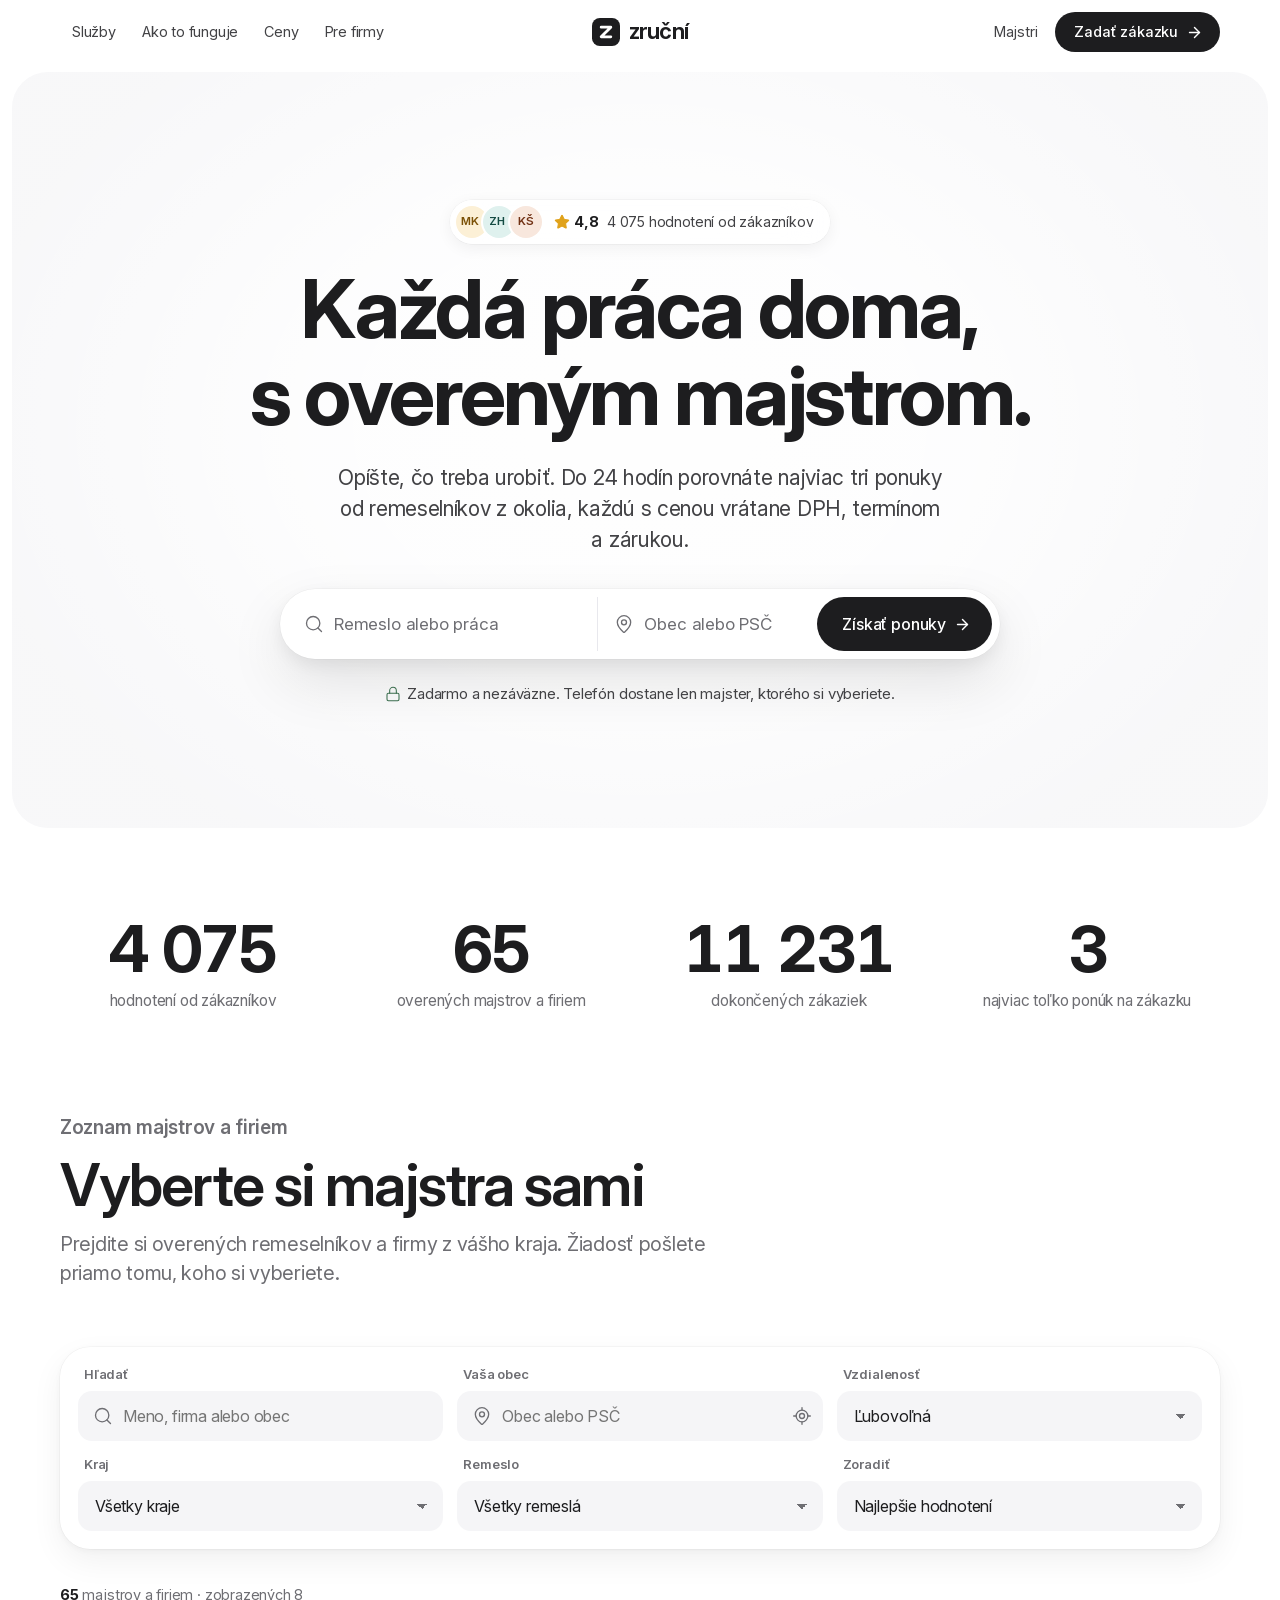
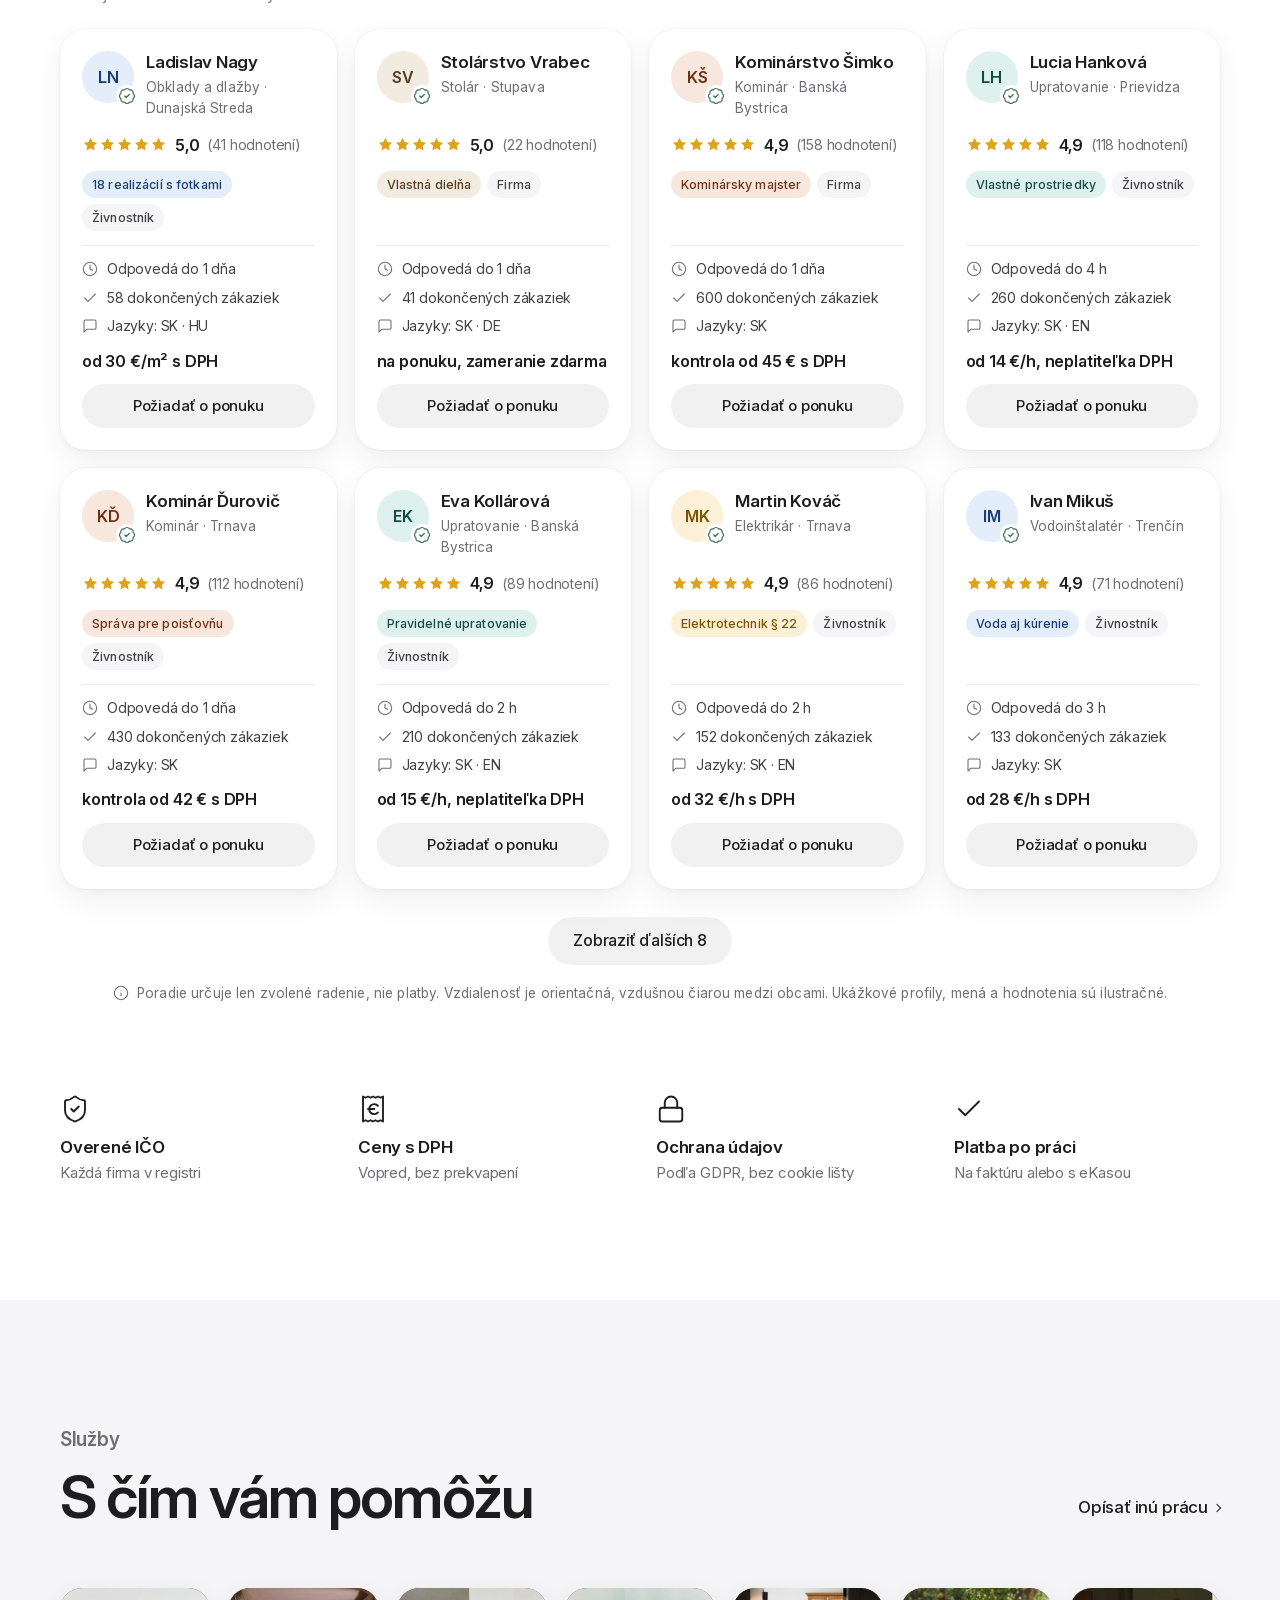
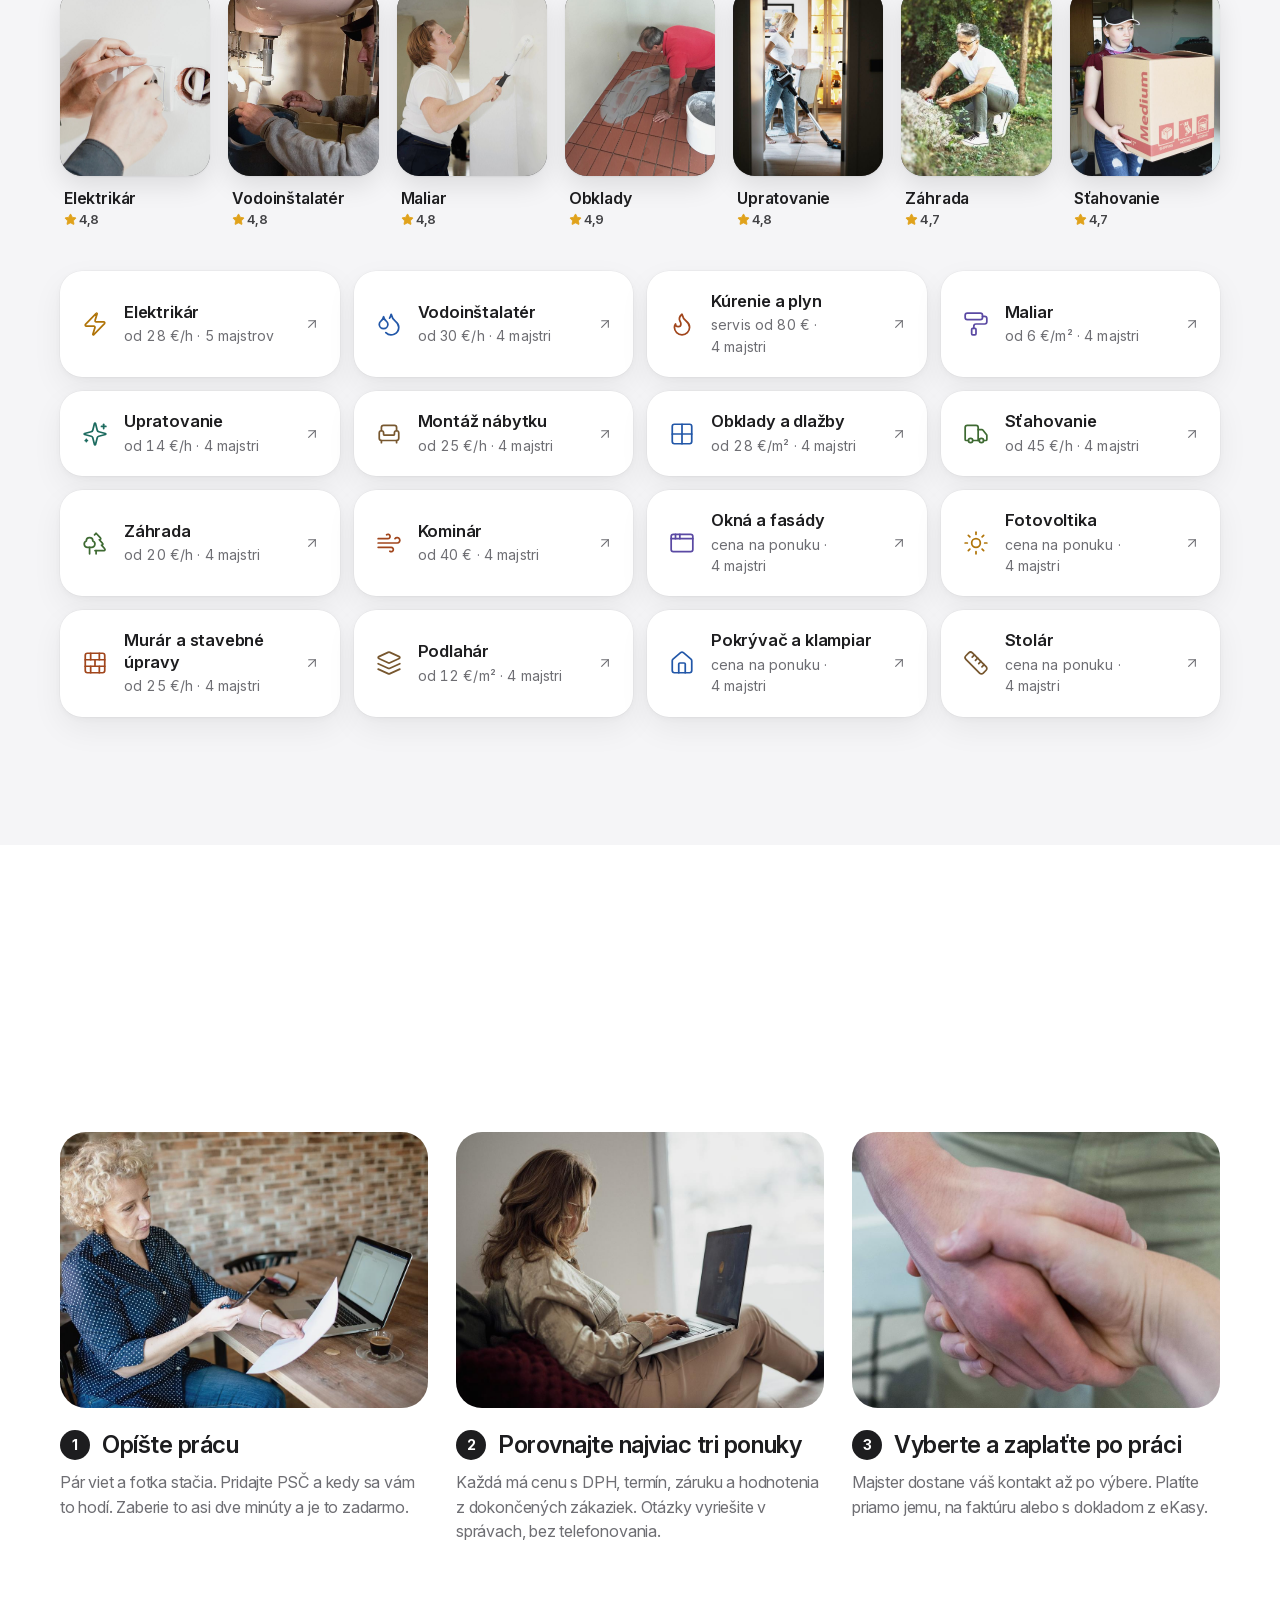
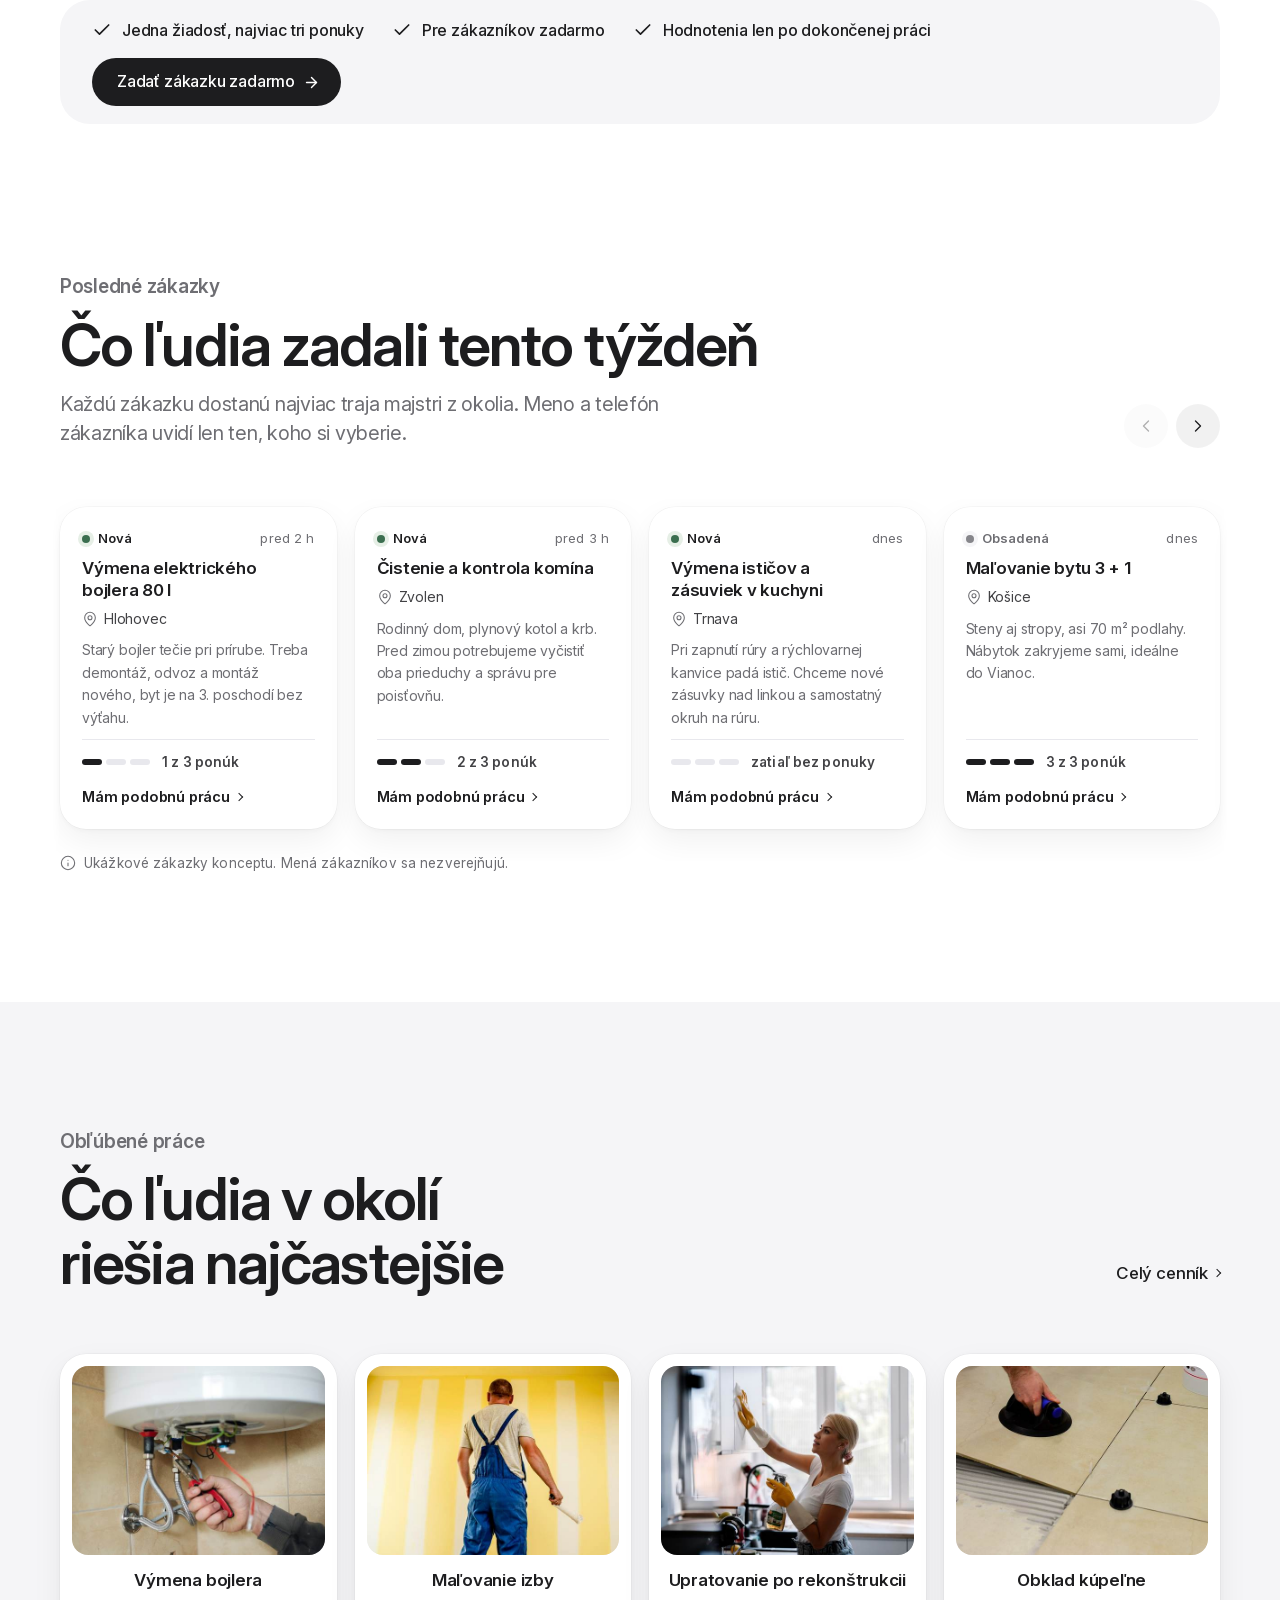
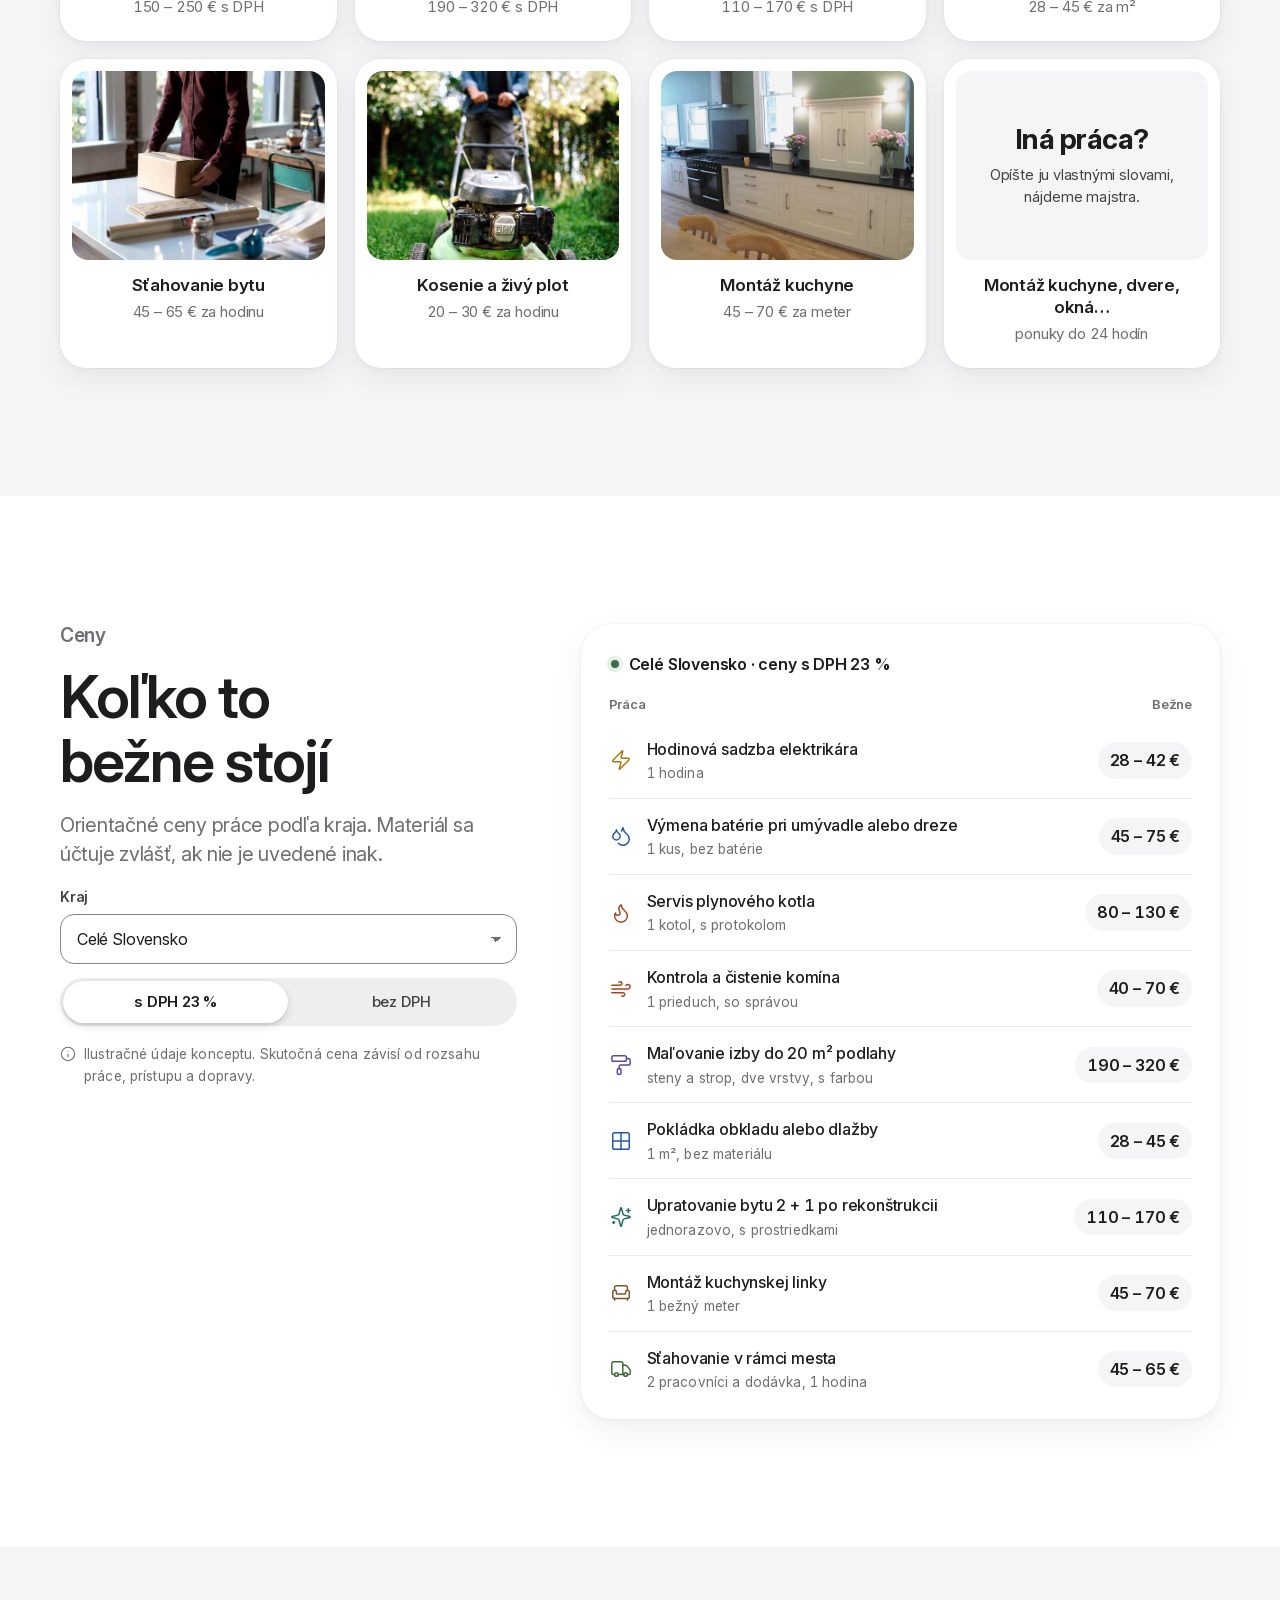
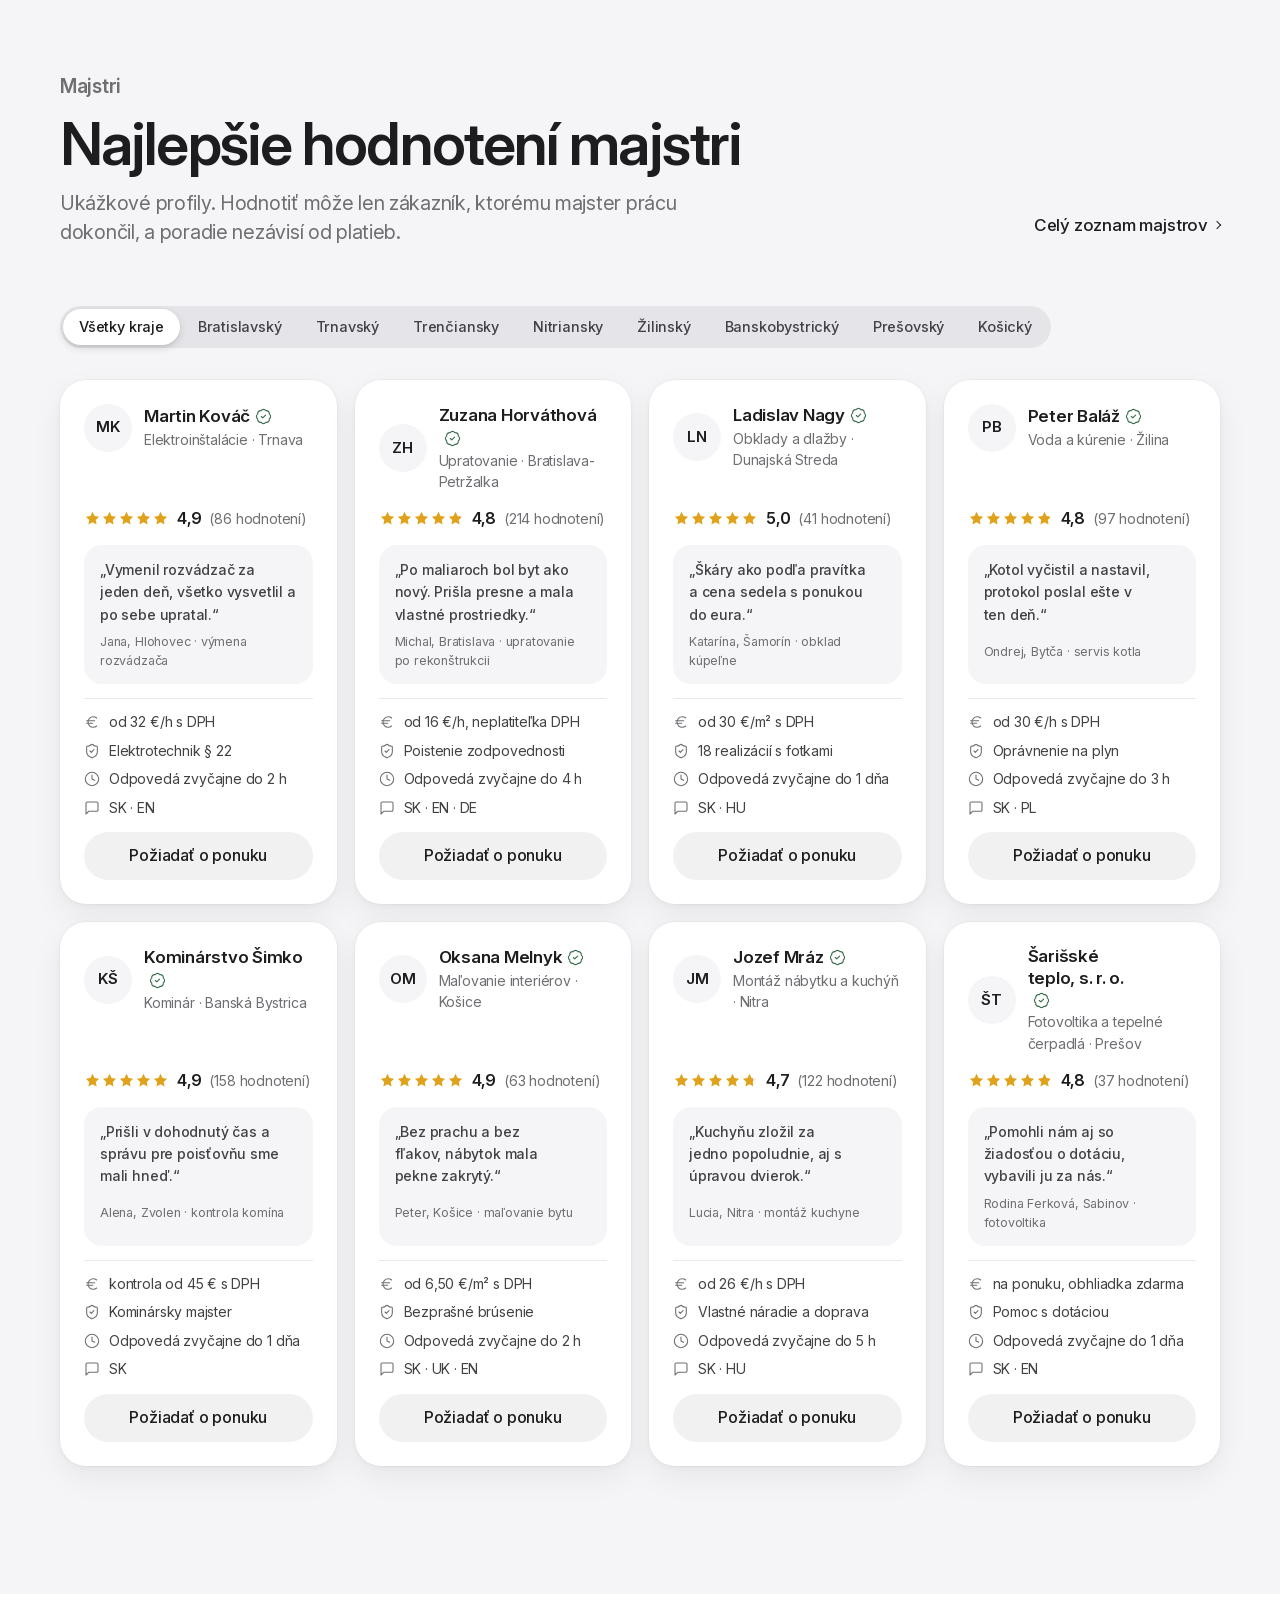
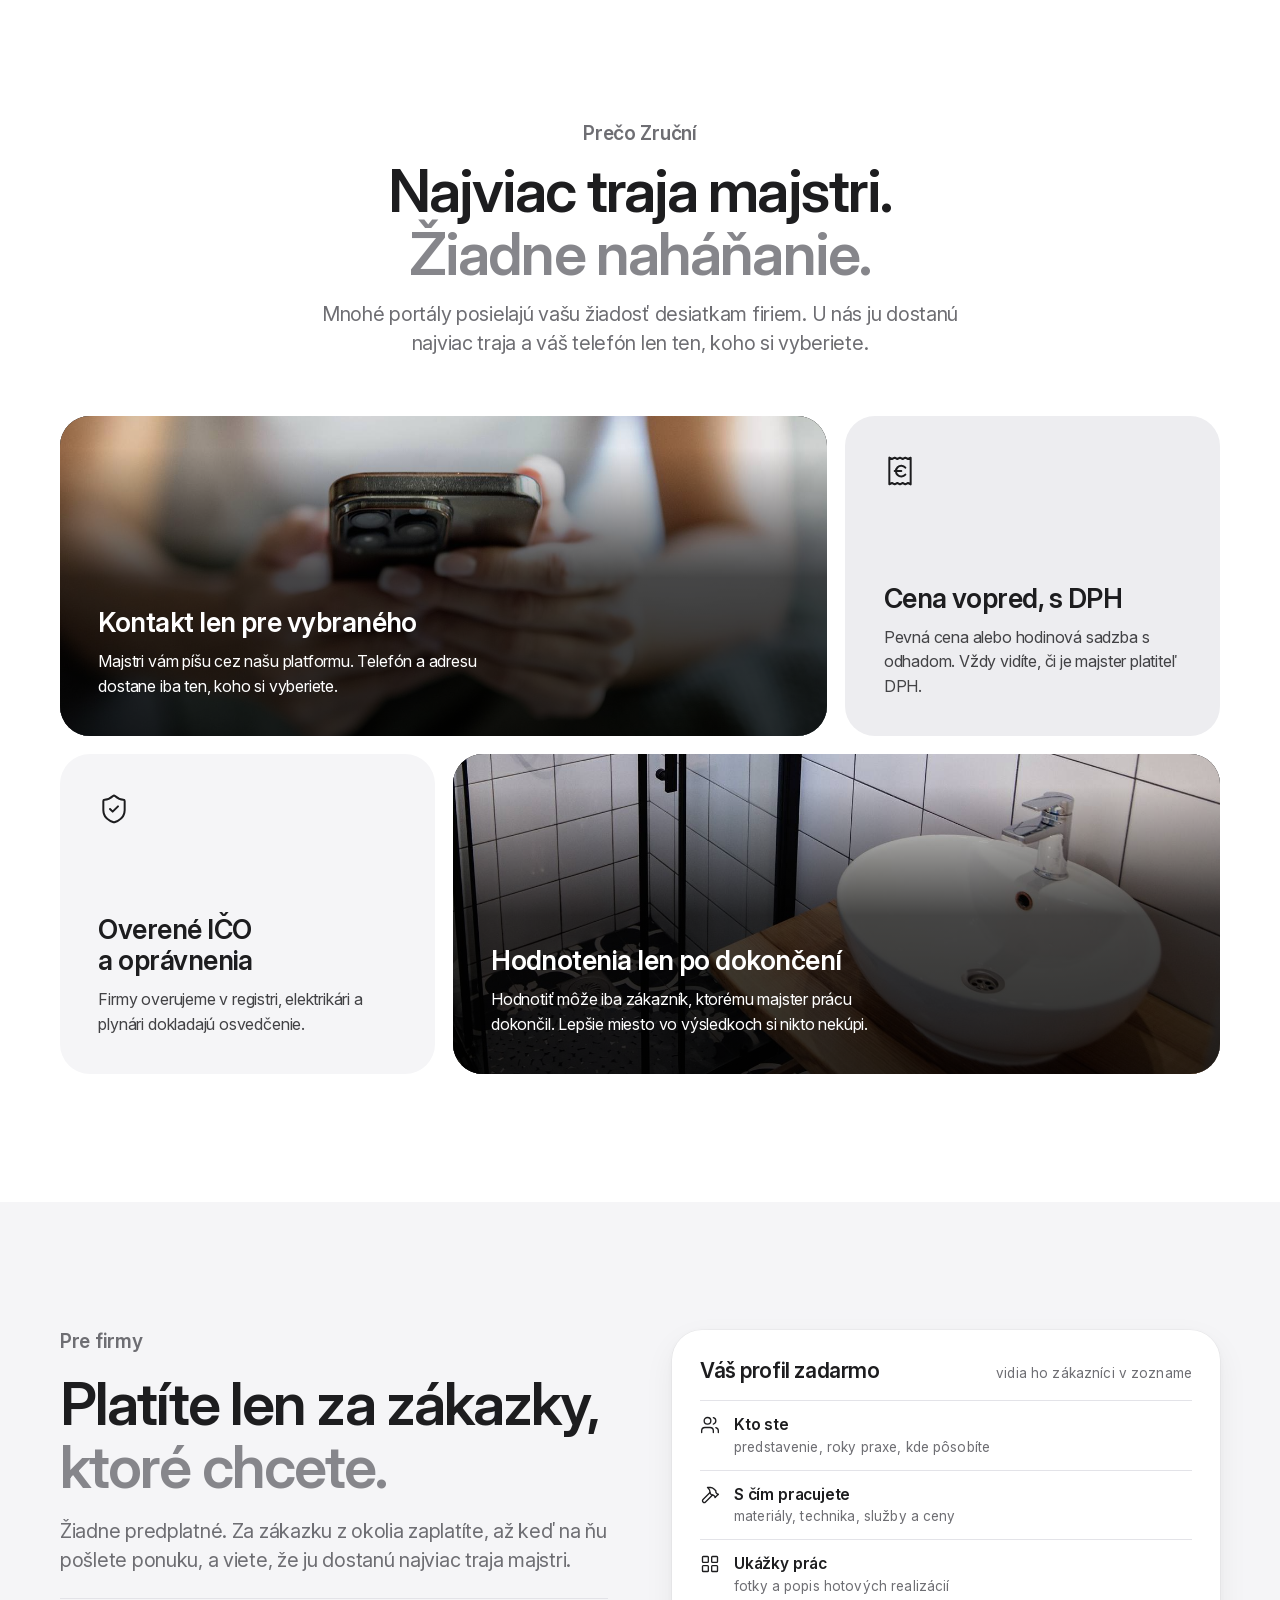
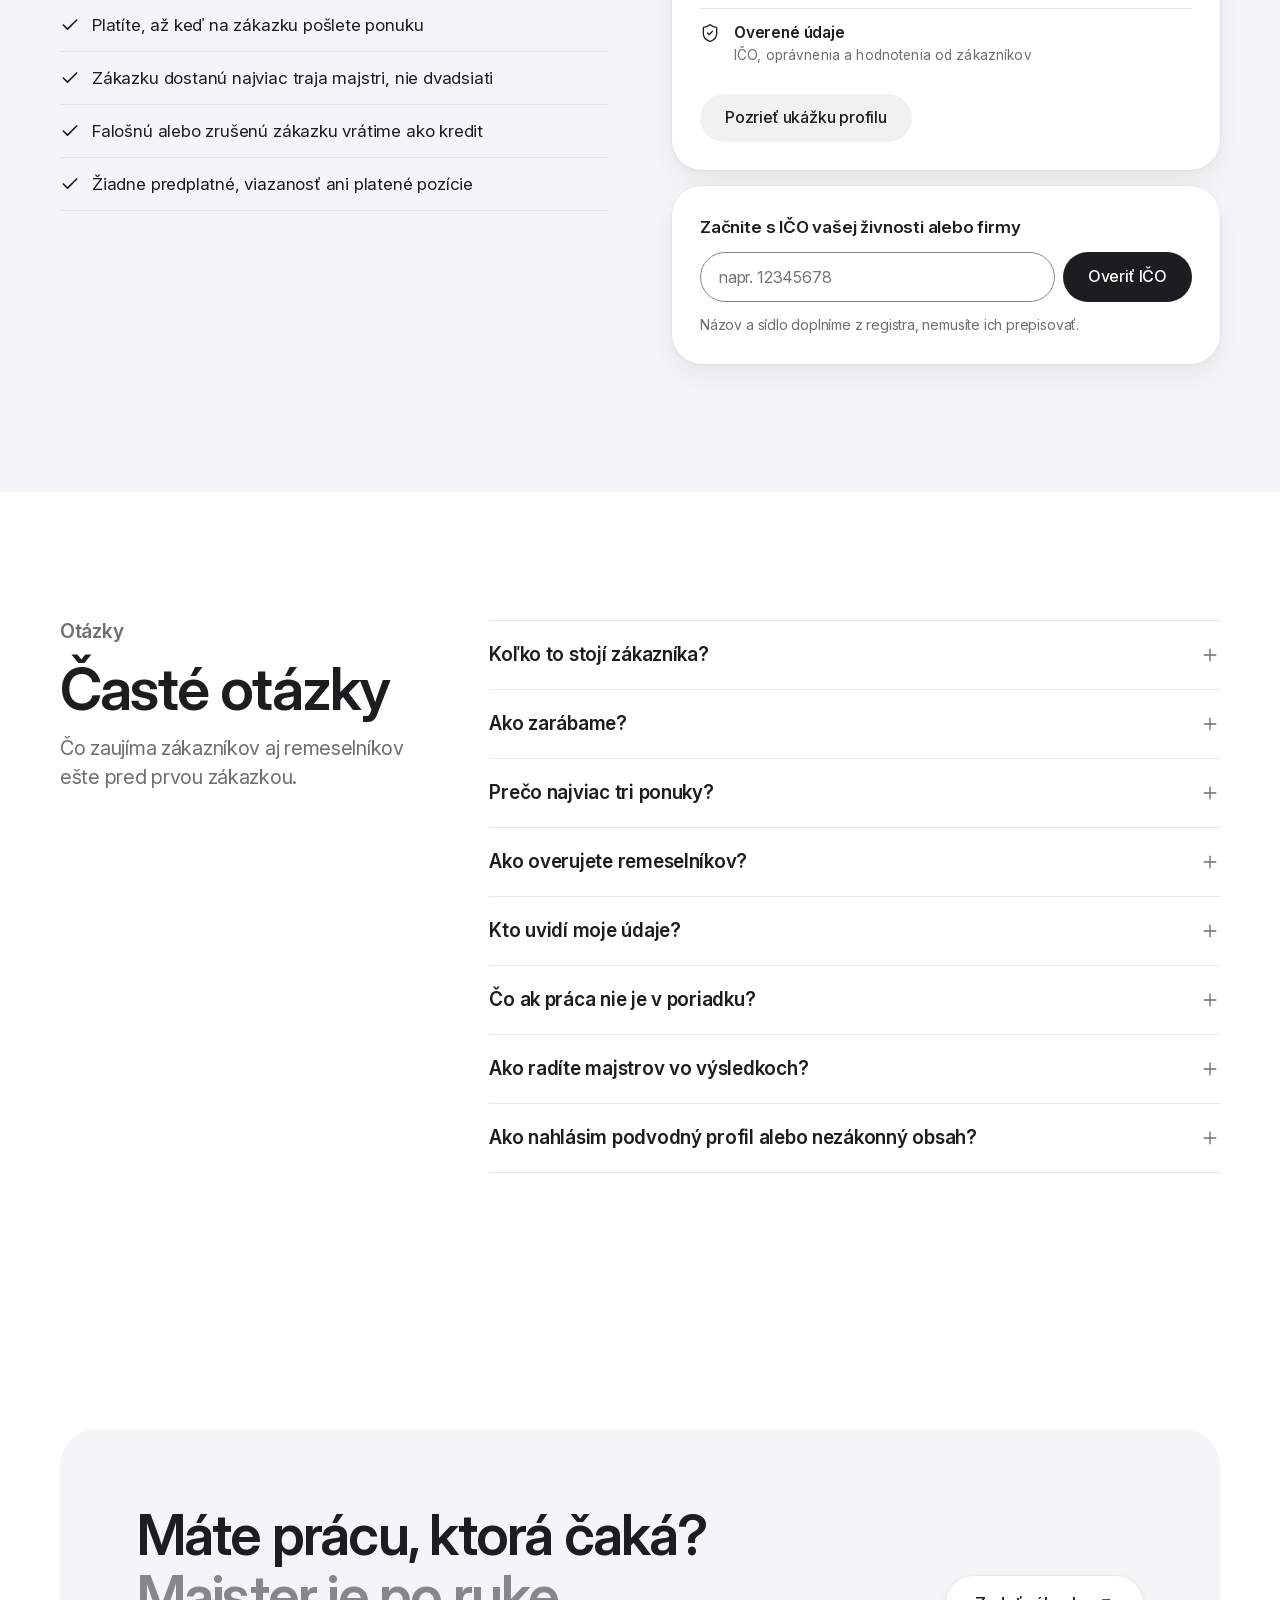
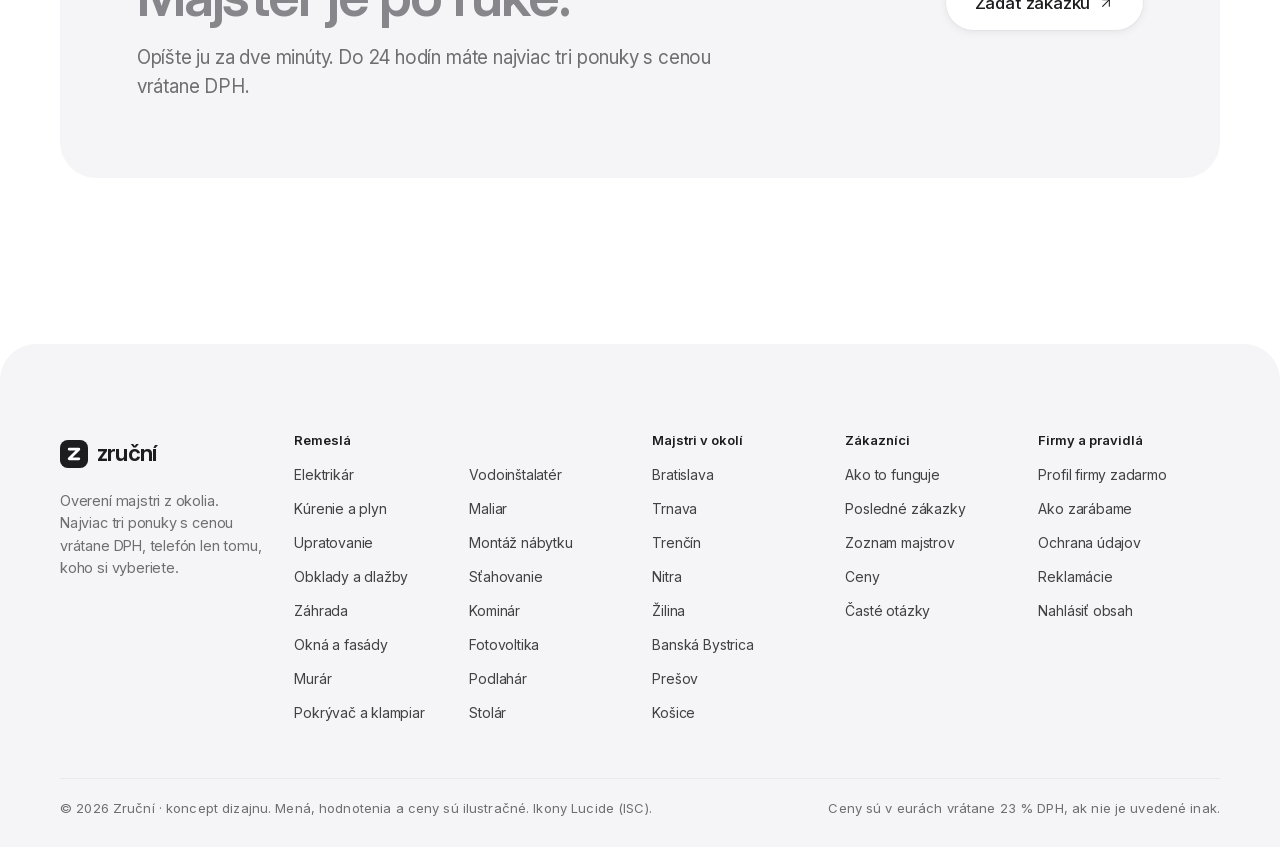
<file: src/index.html>
<!doctype html>
<html lang="sk">
<head>
<meta charset="utf-8">
<meta name="viewport" content="width=device-width, initial-scale=1, viewport-fit=cover">
<title>Zruční</title>
<meta name="claude:viewport-fit-sides" content="cover">
<meta name="description" content="Overení remeselníci a služby pre domácnosť na Slovensku. Najviac tri ponuky s cenou vrátane DPH, kontakt dostane len majster, ktorého vyberiete.">
<meta name="theme-color" content="#FFFFFF">
<meta name="color-scheme" content="only light">
<script>document.documentElement.classList.add('js')</script>
<link rel="icon" href="data:image/svg+xml,%3Csvg xmlns='http://www.w3.org/2000/svg' viewBox='0 0 32 32'%3E%3Crect width='32' height='32' rx='9' fill='%23141414'/%3E%3Cpath d='M10.5 10.5h11l-11 11h11' fill='none' stroke='%23fff' stroke-width='3.2' stroke-linecap='round' stroke-linejoin='round'/%3E%3C/svg%3E">
<style>
/* Vzhľad v duchu Apple: čiernobiely, systémové písmo (SF Pro na zariadeniach Apple, inde Inter s optickou veľkosťou),
   veľké nadpisy s tesným trackingom, hierarchia váhou, veľa vzduchu medzi sekciami. Karty bez liniek, so zaoblením
   22–30 px a mäkkými viacvrstvovými tieňmi, fotky ako produkt, filtre ako segmented control, sivé tlačidlá (iOS). */
:root{
  --bg:#FFFFFF;
  --bg-alt:#F5F5F7;
  --surface:#FFFFFF;
  --ink:#1D1D1F;
  --ink-2:#424245;
  --muted:#6E6E73;
  --gray-head:#86868B; /* sivá druhá časť veľkých nadpisov (len text 24 px a väčší, kontrast 3,3 : 1 aj na sivej) */
  --ink-3:#48484A; /* text na priesvitnom materiáli (spodná lišta): tmavší než --muted, aby bol čitateľný aj nad fotkou */
  --line:#E8E8ED;
  --line-strong:#86868B;
  --brand:#1D1D1F;
  --brand-hover:#333336;
  --brand-ink:#FFFFFF;
  --brand-soft:#F5F5F7;
  --brand-text:#1D1D1F;
  --fill:rgba(0,0,0,.055);       /* sivé tlačidlá, čipy a šípky (štýl „gray“ z iOS) */
  --fill-hover:rgba(0,0,0,.09);
  --track:rgba(118,118,128,.12); /* koľajnica segmented controlu */
  --sand:#EDEDF0;
  --sage:#F5F5F7;
  --sage-ink:#1D1D1F;
  --star:#E0A21B;
  --good:#3B6E4F;
  --good-soft:#E6EFE6;
  --danger:#C5221F;
  --focus:#2F6FDB;
  --on-photo:#FFFFFF;
  --photo-shade:rgba(0,0,0,.6);
  --photo-fallback:#48484A;
  --band-bg:#F5F5F7;
  --band-card:#FFFFFF;
  --band-ink:#1D1D1F;
  --band-muted:#6E6E73;
  --band-line:#E3E3E8;
  --band-accent:#1D1D1F;
  --band-accent-ink:#FFFFFF;
  --band-edge:transparent;
  --scrim:rgba(0,0,0,.42);
  /* Hĺbka: mäkké viacvrstvové tiene namiesto liniek (vlasový obrys + blízky + vzdialený tieň); väčšia plocha = hrubší materiál */
  --shadow-sm:0 1px 2px rgba(0,0,0,.05);
  --shadow:0 0 0 .5px rgba(0,0,0,.05), 0 6px 16px rgba(0,0,0,.06), 0 24px 56px rgba(0,0,0,.10);
  --shadow-lg:0 0 0 .5px rgba(0,0,0,.06), 0 10px 30px rgba(0,0,0,.10), 0 40px 100px rgba(0,0,0,.20);
  --shadow-card:0 0 0 .5px rgba(0,0,0,.05), 0 2px 6px rgba(0,0,0,.035), 0 12px 32px rgba(0,0,0,.06);
  --shadow-hover:0 0 0 .5px rgba(0,0,0,.05), 0 6px 14px rgba(0,0,0,.05), 0 24px 56px rgba(0,0,0,.11);
  --shadow-photo:0 1px 2px rgba(0,0,0,.06), 0 10px 26px rgba(0,0,0,.10);
  --r-card:26px; /* karty majstrov, zákaziek, prác */
  --r-lg:30px;   /* veľké panely: filter, cenník, mozaika */
  --r-xl:36px;   /* úvod, výzva, pätička */

  /* Systémové písmo: SF Pro na zariadeniach Apple, inde Inter (vložený, s optickou veľkosťou text → display) */
  --f:-apple-system, BlinkMacSystemFont, "Inter", "Segoe UI", system-ui, sans-serif;
  --wrap:1200px;
  --gut:max(20px, env(safe-area-inset-left, 0px));
  --gut-r:max(20px, env(safe-area-inset-right, 0px));
  --header:64px;
  color-scheme:only light;

  /* Pohyb (Apple, Designing Fluid Interfaces): stlačenie hneď a krátko, pustenie a okná ako kriticky tlmená
     pružina (damping 1,0, response 0,35 s). --spring je jej krivka v linear(), kde ho prehliadač nepozná, ostáva ease-out. */
  --press-t:100ms;
  --release-t:300ms;
  --spring-t:520ms;
  --spring:cubic-bezier(.2,.8,.2,1);
  --press:.97;      /* tlačidlá, čipy */
  --press-card:.985; /* väčšie plochy (karty) sa stláčajú menej */

  /* Typografia: tracking podľa veľkosti (čím väčšie, tým tesnejšie), leading obrátene (veľké nadpisy tesne, drobný text voľnejšie) */
  --tr-1:-.032em;  /* 48 px a viac: h1, nadpisy sekcií, čísla */
  --tr-2:-.026em;  /* 30–47 px */
  --tr-3:-.02em;   /* 20–29 px */
  --tr-4:-.014em;  /* 17–19 px */
  --tr-5:-.011em;  /* 15–16,5 px názvy na kartách, telo */
  --tr-s:.01em;    /* drobný text 12–13,5 px */
  --lh-head:calc(1em + .3rem); /* 66 px → 1,07 · 44 px → 1,11 · 30 px → 1,16 · 22 px → 1,22 · 16,5 px → 1,29 */
  --lh-lead:1.45;  /* úvodné odseky 17–22 px */
  --lh-sm:1.6;     /* odseky 13–14,5 px (telo 16 px má 1,6) */
}
@supports (transition-timing-function: linear(0, 1)){
  :root{--spring:linear(0, 0.0039 1%, 0.0315 3%, 0.0981 5.7%, 0.2032 9%, 0.334 12.9%, 0.4732 17.2%, 0.6047 22.1%, 0.718 27.3%, 0.8082 33%, 0.8753 39%, 0.9223 45.5%, 0.9535 52.3%, 0.9733 59.4%, 0.9852 66.9%, 0.9921 74.7%, 0.9959 82.8%, 0.998 91.3%, 1)}
}

*,*::before,*::after{box-sizing:border-box}
[hidden]{display:none!important}
html{-webkit-text-size-adjust:100%;scroll-behavior:smooth;scroll-padding-top:calc(var(--header) + 16px)}
body{margin:0;background:var(--bg);color:var(--ink);font:400 17px/1.53 var(--f);letter-spacing:var(--tr-5);font-optical-sizing:auto;-webkit-font-smoothing:antialiased;-moz-osx-font-smoothing:grayscale}
body::before{content:"";position:fixed;inset:0 0 auto;height:env(safe-area-inset-top,0px);z-index:60;background:var(--bg)}
body:has(dialog[open]){overflow:hidden}
img,svg{max-width:100%}
h1,h2,h3{text-wrap:balance;margin:0;line-height:var(--lh-head)}
p{margin:0}
a{color:var(--ink);text-underline-offset:3px}
button,input,select,textarea{font:inherit;color:inherit;letter-spacing:inherit}
:focus-visible{outline:3px solid var(--focus);outline-offset:2px;border-radius:8px}
.sr{position:absolute!important;width:1px;height:1px;overflow:hidden;clip:rect(0 0 0 0);white-space:nowrap}
.ic{width:20px;height:20px;flex:none;fill:none;stroke:currentColor;stroke-width:1.6;stroke-linecap:round;stroke-linejoin:round}
.ic-s{width:16px;height:16px}

.wrap{max-width:var(--wrap);margin-inline:auto;padding-left:var(--gut);padding-right:var(--gut-r)}
.section{padding-block:clamp(80px, 10vw, 144px)}
.alt{background:var(--bg-alt)}
/* nadtitulok ako na apple.com: veľký, polotučný, bez verzálok a prestrkania */
.kicker{font-size:clamp(17px, 1.5vw, 21px);font-weight:600;line-height:1.2;letter-spacing:var(--tr-4);color:var(--muted)}
.h2{font-weight:600;font-size:clamp(34px, 4.6vw, 60px);line-height:var(--lh-head);letter-spacing:var(--tr-1)}
.h2 .gray,.cta h2 .gray{color:var(--gray-head)}
.sec-head{display:flex;flex-wrap:wrap;justify-content:space-between;align-items:flex-end;gap:20px 40px;margin-bottom:clamp(36px, 4.6vw, 64px)}
.sec-head > div{display:grid;gap:14px;max-width:760px}
.sec-head.center{justify-content:center;text-align:center}
.sec-head.center > div{justify-items:center}
.sub{color:var(--muted);font-size:clamp(17px, 1.55vw, 21px);line-height:var(--lh-lead);letter-spacing:var(--tr-4);max-width:56ch;text-wrap:pretty}

/* Tlačidlá: tabletky ako na apple.com, hlavné čierne s drobnou šípkou, vedľajšie sivé (iOS „gray“) */
.btn{display:inline-flex;align-items:center;justify-content:center;gap:8px;min-height:48px;padding:0 24px;border-radius:999px;border:1px solid transparent;font-weight:500;font-size:16px;line-height:1.2;text-decoration:none;cursor:pointer;white-space:nowrap;transition:background-color .15s, border-color .15s, color .15s, transform .15s}
.btn-primary{background:var(--brand);color:var(--brand-ink)}
@media (hover: hover){ .btn-primary:hover{background:var(--brand-hover)} }
.btn-circ{padding-right:20px}
.circ{display:grid;place-items:center;flex:none;color:inherit;transition:transform .2s}
.circ .ic{width:17px;height:17px;stroke-width:2}
@media (hover: hover){ .btn-circ:hover .circ{transform:translateX(2px)} }
.btn-white{background:var(--surface);color:var(--ink);box-shadow:0 0 0 .5px rgba(0,0,0,.06), 0 2px 8px rgba(0,0,0,.07)}
@media (hover: hover){ .btn-white:hover{box-shadow:0 0 0 .5px rgba(0,0,0,.08), 0 8px 22px rgba(0,0,0,.12)} }
.btn-white .ic{width:16px;height:16px}
.btn-outline{background:var(--fill);color:var(--ink)}
@media (hover: hover){ .btn-outline:hover{background:var(--fill-hover)} }
.btn-warn{background:var(--band-accent);color:var(--band-accent-ink)}
@media (hover: hover){ .btn-warn:hover{background:var(--brand-hover)} }
.link{display:inline-flex;align-items:center;gap:6px;min-height:44px;color:var(--ink);font-weight:600;text-decoration:underline;text-underline-offset:5px;text-decoration-thickness:1px;background:none;border:0;padding:0;cursor:pointer}
@media (hover: hover){ .link:hover{text-decoration-thickness:2px} }
/* odkazy „ďalej“ ako na apple.com: bez podčiarknutia, so šípkou › */
.sec-head > .link,.job .link{gap:5px;text-decoration-color:transparent}
.sec-head > .link{font-size:17px;font-weight:500}
.sec-head > .link::after,.job .link::after{content:"";width:6px;height:6px;margin:1px 0 0 1px;border:solid currentColor;border-width:1.6px 1.6px 0 0;transform:rotate(45deg);transition:transform .2s}
@media (hover: hover){
  .sec-head > .link:hover,.job .link:hover{text-decoration-color:currentColor;text-decoration-thickness:1px}
  .sec-head > .link:hover::after,.job .link:hover::after{transform:translateX(2px) rotate(45deg)}
}

/* Hlavička: odkazy vľavo, logo v strede, akcie vpravo */
/* Materiál: priesvitná vrstva, obsah pod ňou presvitá rozmazaný; svetlý horný okraj = svetlo na hrane materiálu.
   Namiesto 1px čiary jemný prechod pod hlavičkou, a len keď sa pod ňu obsah podsúva (.scrolled). */
.top{position:sticky;top:env(safe-area-inset-top,0px);z-index:50;background:color-mix(in srgb, var(--bg) 72%, transparent);-webkit-backdrop-filter:blur(20px) saturate(180%);backdrop-filter:blur(20px) saturate(180%);box-shadow:inset 0 1px 0 rgba(255,255,255,.7)}
.top::after{content:"";position:absolute;left:0;right:0;top:100%;height:14px;pointer-events:none;background:linear-gradient(rgba(0,0,0,.06), rgba(0,0,0,0));opacity:0;transition:opacity .25s ease}
.top.scrolled::after{opacity:1}
.top .wrap{display:grid;grid-template-columns:1fr auto 1fr;align-items:center;gap:24px;height:var(--header)}
.nav{display:flex;gap:2px}
.nav a{display:inline-flex;align-items:center;min-height:40px;padding:0 12px;border-radius:999px;color:var(--ink-2);text-decoration:none;font-weight:400;font-size:14.5px}
@media (hover: hover){ .nav a:hover{color:var(--ink);background:var(--bg-alt)} }
.logo{display:inline-flex;align-items:center;gap:9px;color:var(--ink);text-decoration:none;font-weight:650;font-size:22px;letter-spacing:-.035em;min-height:44px;justify-self:center}
.mark{width:28px;height:28px;flex:none}
.mark rect{fill:var(--ink)}
.mark path{fill:none;stroke:var(--bg);stroke-width:3.2;stroke-linecap:round;stroke-linejoin:round}
.top-actions{display:flex;justify-content:flex-end;align-items:center;gap:6px}
.top-actions .btn{min-height:40px;padding-left:18px;font-size:14.5px}
.top-actions .btn-circ{padding-right:16px}
.top-actions .link{text-decoration:none;font-weight:400;font-size:14.5px;color:var(--ink-2);padding:0 12px;border-radius:999px}
@media (hover: hover){ .top-actions .link:hover{color:var(--ink);background:var(--bg-alt)} }

/* Hero: fotka interiéru v zaoblenom paneli, biely závoj pod textom */
.hero{padding:8px max(12px, env(safe-area-inset-right, 0px)) 0 max(12px, env(safe-area-inset-left, 0px))}
.hero-panel{position:relative;isolation:isolate;overflow:hidden;max-width:1400px;margin-inline:auto;border-radius:var(--r-xl);background:var(--bg-alt);padding-block:clamp(72px, 10vw, 148px) clamp(80px, 9.5vw, 140px)}
.hero-bg{position:absolute;inset:0;z-index:-2;width:100%;height:100%;object-fit:cover;object-position:50% 62%}
.hero-panel::after{content:"";position:absolute;inset:0;z-index:-1;pointer-events:none;background:radial-gradient(ellipse 54% 66% at 50% 47%, rgba(255,255,255,.93) 0%, rgba(255,255,255,.84) 48%, rgba(255,255,255,.5) 78%, rgba(255,255,255,.28) 100%)}
.hero .lead{color:var(--ink-2)}
/* Dôvera nad nadpisom: avatary majstrov a priemerné hodnotenie (Daibau) */
.trust{display:inline-flex;align-items:center;gap:12px;margin-bottom:-2px;padding:6px 16px 6px 6px;border-radius:999px;background:color-mix(in srgb, var(--surface) 70%, transparent);-webkit-backdrop-filter:blur(20px) saturate(180%);backdrop-filter:blur(20px) saturate(180%);box-shadow:inset 0 1px 0 rgba(255,255,255,.8), 0 0 0 .5px rgba(0,0,0,.06), 0 4px 16px rgba(0,0,0,.06);font-size:14px;color:var(--ink-2);text-align:left}
.trust-ava{display:flex;padding-left:5px}
.trust .ava{width:32px;height:32px;margin-left:-5px;font-size:11.5px;background:var(--tb);color:color-mix(in srgb, var(--ti) 70%, #000);box-shadow:0 0 0 2px var(--surface)}
.trust .ava:not(:last-child){padding-right:5px} /* iniciály v strede viditeľnej časti kruhu (ďalší avatar ho o 5 px prekrýva), inak sa „K“ v „MK“ oreže */
.trust-t{display:flex;flex-wrap:wrap;align-items:center;gap:0 8px;line-height:1.35}
.trust-r{display:inline-flex;align-items:center;gap:4px;color:var(--ink);font-weight:700}
.trust .star{width:16px;height:16px}
.hero-in{display:grid;justify-items:center;gap:24px;max-width:960px;margin-inline:auto;text-align:center}
.hero h1{display:grid;gap:0;line-height:1}
.hero h1 .l1{font-weight:700;font-size:clamp(36px, 6.4vw, 88px);letter-spacing:var(--tr-1);line-height:var(--lh-head)}
.hero h1 .l2{font-weight:700;font-size:clamp(36px, 6.4vw, 88px);letter-spacing:var(--tr-1);line-height:var(--lh-head)}
.lead{font-size:clamp(18px, 1.65vw, 22px);line-height:var(--lh-lead);letter-spacing:var(--tr-4);color:var(--muted);max-width:50ch;text-wrap:pretty}
.search{width:100%;max-width:720px;display:flex;align-items:stretch;gap:6px;background:var(--surface);border:1px solid transparent;border-radius:999px;box-shadow:var(--shadow);padding:7px;text-align:left;transition:border-color .15s;margin-top:10px}
.search:focus-within{border-color:var(--ink)}
.s-field{flex:1 1 0;display:flex;align-items:center;gap:10px;padding:0 16px;min-width:0;cursor:text;border-radius:999px}
.s-field:first-of-type{flex-grow:1.5}
.s-field + .s-field{border-left:1px solid var(--line);border-radius:0}
.s-field .ic{color:var(--muted)}
.s-field input{border:0;background:transparent;font-size:17px;width:100%;min-width:0;height:54px;padding:0}
.s-field input::placeholder{color:var(--muted)}
.s-field input:focus{outline:none}
.s-field:focus-within .ic{color:var(--ink)}
.search .btn{min-height:54px}
.where-hint{min-height:1.4em;font-size:14px;font-weight:600;color:var(--good);text-align:center}
.where-hint:empty{display:none}
.privacy{text-align:center;text-wrap:balance;font-size:15px;color:var(--ink-2)}
.privacy .ic{display:inline-block;vertical-align:-3px;margin-right:6px;color:var(--good)}

/* Kategórie pod úvodom: rovný rad rovnakých kariet */
.strip{margin-bottom:clamp(28px, 3.4vw, 48px)}
#zoznam{padding-top:clamp(64px, 8vw, 112px);padding-bottom:clamp(56px, 7vw, 96px)}
.strip-track{display:grid;grid-template-columns:repeat(7, minmax(0,1fr));gap:18px;list-style:none;margin:0;padding:0}
.tile{position:relative;display:grid;gap:12px;width:100%;border:0;padding:0;background:none;color:var(--ink);text-align:left;cursor:pointer;border-radius:22px}
.tile-img{display:block;border-radius:22px;overflow:hidden;background:var(--bg-alt);box-shadow:var(--shadow-photo)}
.tile .ph{aspect-ratio:4 / 5;transition:transform .45s cubic-bezier(.2,.7,.2,1)}
/* názov ako pri produkte: meno remesla, pod ním hodnotenie (dlhé „Vodoinštalatér“ sa vedľa hodnotenia nezmestí) */
.tile{grid-template-columns:minmax(0,1fr)}
.tile-label{display:flex;flex-direction:column;align-items:flex-start;gap:2px;font-weight:600;font-size:16px;line-height:1.3;letter-spacing:var(--tr-5);padding-inline:4px}
/* priemerné hodnotenie majstrov remesla (Daibau: najhľadanejší zhotovitelia) */
.tile-rate{display:inline-flex;align-items:center;gap:2px;flex:none;font-size:13px;color:var(--ink-2);font-variant-numeric:tabular-nums}
.tile-rate b{font-weight:600}
.tile-rate .star{width:13px;height:13px}
@media (hover: hover){ .tile:hover .ph{transform:scale(1.045)} }

/* Tri piliere s deliacimi čiarami */

/* Fotky: každá je v súbore raz, ako pozadie */
.ph{display:block;background:var(--bg-alt) center / cover no-repeat}
html:not(.js) .ph-kotol,.ph-on .ph-kotol{background-image:url(photos/kotol.jpg)}
html:not(.js) .ph-malovanie,.ph-on .ph-malovanie{background-image:url(photos/malovanie.jpg)}
html:not(.js) .ph-upratovanie,.ph-on .ph-upratovanie{background-image:url(photos/upratovanie.jpg)}
html:not(.js) .ph-obklad,.ph-on .ph-obklad{background-image:url(photos/obklad.jpg)}
html:not(.js) .ph-stahovanie,.ph-on .ph-stahovanie{background-image:url(photos/stahovanie.jpg)}
html:not(.js) .ph-zahrada,.ph-on .ph-zahrada{background-image:url(photos/zahrada.jpg)}
html:not(.js) .ph-kuchyna,.ph-on .ph-kuchyna{background-image:url(photos/kuchyna.jpg)}
html:not(.js) .ph-krok-opis,.ph-on .ph-krok-opis{background-image:url(photos/krok-opis.jpg)}
html:not(.js) .ph-krok-ponuky,.ph-on .ph-krok-ponuky{background-image:url(photos/krok-ponuky.jpg)}
html:not(.js) .ph-krok-praca,.ph-on .ph-krok-praca{background-image:url(photos/krok-praca.jpg)}
html:not(.js) .ph-preco-kontakt,.ph-on .ph-preco-kontakt{background-image:url(photos/preco-kontakt.jpg)}
html:not(.js) .ph-preco-hodnotenia,.ph-on .ph-preco-hodnotenia{background-image:url(photos/preco-hodnotenia.jpg)}
html:not(.js) .ph-s-obklad,.ph-on .ph-s-obklad{background-image:url(photos/s-obklad.jpg)}
html:not(.js) .ph-s-malovanie,.ph-on .ph-s-malovanie{background-image:url(photos/s-malovanie.jpg)}
html:not(.js) .ph-s-instalater,.ph-on .ph-s-instalater{background-image:url(photos/s-instalater.jpg)}
html:not(.js) .ph-s-elektro,.ph-on .ph-s-elektro{background-image:url(photos/s-elektro.jpg)}
html:not(.js) .ph-s-upratovanie,.ph-on .ph-s-upratovanie{background-image:url(photos/s-upratovanie.jpg)}
html:not(.js) .ph-s-zahrada,.ph-on .ph-s-zahrada{background-image:url(photos/s-zahrada.jpg)}
html:not(.js) .ph-s-stahovanie,.ph-on .ph-s-stahovanie{background-image:url(photos/s-stahovanie.jpg)}

/* Farebné odtiene remesiel: ikony služieb, riadky cien a avatary v zozname majstrov */
.tc-amber{--tb:#FCF0D6;--ti:#B07408}
.tc-blue{--tb:#E4EDFA;--ti:#2257A8}
.tc-clay{--tb:#F8E7DD;--ti:#A1461C}
.tc-lilac{--tb:#EDE9F8;--ti:#5A49A3}
.tc-teal{--tb:#DFF1EE;--ti:#1C6B5F}
.tc-sage{--tb:#E5EFDF;--ti:#3E6A32}
.tc-sand{--tb:#F2EBDF;--ti:#77572F}
.tic{display:grid;place-items:center;justify-self:start;flex:none;color:var(--ti, var(--ink));transition:transform .2s}
.tic .ic{width:26px;height:26px;stroke-width:1.6}

/* Služby: zoznam (GAZU) */
.dir{display:grid;grid-template-columns:repeat(4, minmax(0,1fr));gap:14px;list-style:none;margin:0;padding:0}
.dir-item{width:100%;height:100%;display:grid;grid-template-columns:auto minmax(0,1fr) auto;align-items:center;gap:16px;padding:20px 20px 20px 22px;border:0;border-radius:22px;background:var(--surface);box-shadow:var(--shadow-card);text-align:left;cursor:pointer}
@media (hover: hover){
  .dir-item:hover{box-shadow:var(--shadow-hover)}
  .dir-item:hover .tic{transform:scale(1.06)}
}
.dir-item b{display:block;font-weight:600;font-size:16.5px;line-height:1.3;letter-spacing:var(--tr-5)}
.dir-item small{display:block;margin-top:2px;font-size:14px;font-weight:400;color:var(--muted);font-variant-numeric:tabular-nums}
.nw{white-space:nowrap}
.dir-item .go{width:16px;height:16px;color:var(--muted);transition:transform .2s, color .2s}
@media (hover: hover){ .dir-item:hover .go{color:var(--ink);transform:translate(2px, -2px)} }

/* Obľúbené práce: produktové karty */
.projects{display:grid;grid-template-columns:repeat(4, minmax(0,1fr));gap:18px;list-style:none;margin:0;padding:0}
.proj{width:100%;height:100%;display:grid;gap:14px;align-content:start;text-align:center;background:var(--surface);border:0;border-radius:var(--r-card);padding:12px 12px 22px;cursor:pointer;color:var(--ink);box-shadow:var(--shadow-card)}
.proj-img{position:relative;display:block;border-radius:16px;overflow:hidden}
.proj-img .ph{width:100%;aspect-ratio:4 / 3;transition:transform .45s cubic-bezier(.2,.7,.2,1)}
@media (hover: hover){ .proj:hover .proj-img .ph{transform:scale(1.04)} .proj:hover{box-shadow:var(--shadow-hover)} }
.proj-title{display:block;font-weight:600;font-size:17px;line-height:1.3;letter-spacing:var(--tr-4);padding-inline:6px}
.proj-price{display:block;font-size:15px;color:var(--muted);font-variant-numeric:tabular-nums;margin-top:-9px}
.proj-cta .proj-img{aspect-ratio:4 / 3;display:grid;place-items:center;background:var(--bg-alt)}
.cta-in{display:grid;justify-items:center;gap:8px;padding:12px}
.cta-in b{font-weight:700;font-size:28px;letter-spacing:var(--tr-3);line-height:var(--lh-head)}
.cta-in span{font-size:14.5px;color:var(--ink-2);max-width:22ch}

/* Čísla pod úvodom (Daibau): hodnotenia, majstri, zákazky, najviac tri ponuky */
.stats-sec{padding-top:clamp(56px, 7vw, 96px)}
.stats{list-style:none;margin:0;padding:0;display:grid;grid-template-columns:repeat(4, minmax(0,1fr));gap:32px;text-align:center}
.stats li{display:grid;gap:8px;align-content:start}
.stats b{font-weight:700;font-size:clamp(40px, 5vw, 68px);letter-spacing:var(--tr-1);line-height:1;font-variant-numeric:tabular-nums}
.stats span{font-size:15.5px;color:var(--muted);text-wrap:balance}

/* Ako to funguje: tri kroky vedľa seba, pod nimi pás výhod s tlačidlom (Daibau) */
#ako{padding-bottom:clamp(64px, 8vw, 112px)}
.kroky{list-style:none;margin:0;padding:0;display:grid;grid-template-columns:repeat(3, minmax(0,1fr));gap:clamp(16px, 2.4vw, 28px)}
.kroky li{display:grid;gap:10px;align-content:start}
.krok-img{display:block;margin-bottom:12px;border-radius:var(--r-card);overflow:hidden;background:var(--bg-alt)}
.krok-img .ph{aspect-ratio:4 / 3}
.kroky h3{display:flex;align-items:center;gap:12px;font-weight:600;font-size:clamp(20px, 1.9vw, 24px);line-height:var(--lh-head);letter-spacing:var(--tr-3)}
.krok-n{width:30px;height:30px;border-radius:50%;display:grid;place-items:center;flex:none;background:var(--ink);color:var(--brand-ink);font-size:14px;font-weight:700;letter-spacing:0}
.kroky p{color:var(--muted);font-size:16px;max-width:42ch}
.kroky-pas{display:flex;flex-wrap:wrap;align-items:center;justify-content:space-between;gap:16px 32px;margin-top:clamp(32px, 4.6vw, 56px);padding:18px 18px 18px 32px;border-radius:var(--r-lg);background:var(--bg-alt)}
.kroky-pas ul{list-style:none;margin:0;padding:0;display:flex;flex-wrap:wrap;gap:10px 28px}
.kroky-pas li{display:flex;align-items:center;gap:10px;font-weight:500;font-size:16px}
.kroky-pas .ic{stroke-width:2}

/* Posledné zákazky: pás kariet so šípkami, na mobile posúvanie prstom (Daibau) */
.jobs-sec{padding-top:0}
.jobs-sec > .wrap::before{content:"";display:block;height:1px;margin-bottom:clamp(24px, 4vw, 48px)} /* len vzduch, bez čiary */
.sec-head > .jobs-nav{display:flex;gap:8px;max-width:none}
.jobs-nav button{width:44px;height:44px;border-radius:50%;border:0;background:var(--fill);color:var(--ink);display:grid;place-items:center;cursor:pointer;transition:background-color .15s, opacity .15s}
#jobs-prev .ic{transform:rotate(180deg)}
@media (hover: hover){ .jobs-nav button:not(:disabled):hover{background:var(--fill-hover)} }
.jobs-nav button:disabled{opacity:.35;cursor:default}
/* vnútorný okraj, aby posúvaný pás neorezal tiene kariet (záporný okraj vráti zarovnanie) */
.jobs{list-style:none;margin:-8px -8px -24px;padding:8px 8px 32px;display:grid;grid-auto-flow:column;grid-auto-columns:calc((100% - 54px) / 4);gap:18px;overflow-x:auto;scroll-snap-type:x mandatory;scroll-padding-inline:8px;scrollbar-width:none;overscroll-behavior-x:contain;
  /* tieň krajných kariet sa na boku pásu orezáva 8 px od karty; maska ho na tých 8 px plynulo stratí namiesto ostrej hrany */
  -webkit-mask-image:linear-gradient(90deg, transparent, #000 8px, #000 calc(100% - 8px), transparent);mask-image:linear-gradient(90deg, transparent, #000 8px, #000 calc(100% - 8px), transparent)}
.jobs::-webkit-scrollbar{display:none}
.job{position:relative;scroll-snap-align:start;display:flex;flex-direction:column;gap:10px;min-width:0;padding:22px 22px 10px;border:0;border-radius:var(--r-card);background:var(--surface);box-shadow:var(--shadow-card)}
.job-top{display:flex;justify-content:space-between;align-items:center;gap:8px;font-size:13px;color:var(--muted)}
.job-st{display:inline-flex;align-items:center;gap:8px;font-size:13px;font-weight:600;color:var(--ink)}
.job-st::before{content:"";width:8px;height:8px;border-radius:50%;background:var(--good);box-shadow:0 0 0 4px var(--good-soft)}
.job-st.full{color:var(--muted)}
.job-st.full::before{background:var(--line-strong);box-shadow:0 0 0 4px var(--bg-alt)}
.job h3{font-weight:600;font-size:17px;line-height:var(--lh-head);letter-spacing:var(--tr-4)}
.job-loc{display:flex;align-items:center;gap:6px;margin-top:-4px;font-size:14px;color:var(--ink-2)}
.job-loc .ic{width:16px;height:16px;color:var(--muted)}
.job-desc{font-size:14px;line-height:var(--lh-sm);color:var(--muted);display:-webkit-box;-webkit-line-clamp:5;-webkit-box-orient:vertical;overflow:hidden}
.job-foot{margin-top:auto;display:grid;gap:2px;padding-top:12px;border-top:1px solid var(--line)}
.job-of{display:flex;align-items:center;gap:4px;font-size:13.5px;font-weight:600;color:var(--ink-2)}
.job-of i{width:20px;height:6px;border-radius:6px;background:var(--line)}
.job-of i.on{background:var(--ink)}
.job-of span{margin-left:8px}
.job .link{justify-self:start;font-size:14.5px}
.jobs-foot{margin-top:16px}

/* Prečo Zruční: mozaika (Flowblox) */
.bento{display:grid;grid-template-columns:repeat(3, minmax(0,1fr));grid-auto-rows:minmax(320px, auto);gap:18px}
.b{position:relative;isolation:isolate;overflow:hidden;display:grid;align-content:space-between;gap:16px;padding:clamp(28px, 3vw, 40px);border-radius:var(--r-lg);background:var(--bg-alt)}
.b-2{grid-column:span 2}
.b h3{font-weight:600;font-size:clamp(22px, 2.1vw, 28px);line-height:var(--lh-head);letter-spacing:var(--tr-3)}
.b p{font-size:16px;color:var(--ink-2);max-width:42ch;margin-top:10px}
.b > .ic{width:32px;height:32px;stroke-width:1.5}
.b-sand{background:var(--sand)}
.b-sage{background:var(--sage)}
.b-sage > .ic{color:var(--sage-ink)}
.b-photo{align-content:end;color:var(--on-photo);background:var(--photo-fallback)}
.tile .ph,.b-photo .ph{background-color:var(--photo-fallback)}
.b-photo .ph{position:absolute;inset:0;z-index:-2}
.b-photo .ph-preco-kontakt{background-position:50% 10%}
.b-photo .ph-preco-hodnotenia{background-position:50% 30%}
.b-photo::after{content:"";position:absolute;inset:10% 0 0;z-index:-1;background:linear-gradient(rgba(0,0,0,0), rgba(0,0,0,.7) 45%, rgba(0,0,0,.8))}
.b-photo p{color:var(--on-photo)}

/* Majstri */
/* Filter krajov ako segmented control: sivá koľajnica, vybraný kraj na bielom vyvýšenom „palci“ */
.filter{display:flex;flex-wrap:wrap;gap:2px;width:fit-content;max-width:100%;margin-bottom:32px;padding:3px;border-radius:22px;background:var(--track)}
.chip{display:inline-flex;align-items:center;min-height:36px;padding:0 16px;border-radius:999px;border:0;background:transparent;color:var(--ink-2);font-size:14.5px;font-weight:500;cursor:pointer;white-space:nowrap;flex:none;transition:background-color .15s, color .15s, box-shadow .2s}
@media (hover: hover){ .chip:hover{color:var(--ink);background:rgba(255,255,255,.55)} }
.chip[aria-pressed="true"]{background:var(--surface);color:var(--ink);box-shadow:0 0 0 .5px rgba(0,0,0,.04), 0 3px 8px rgba(0,0,0,.12), 0 3px 1px rgba(0,0,0,.04)}
@media (pointer: coarse){ .chip{min-height:44px} }
.pros{display:grid;grid-template-columns:repeat(4, minmax(0,1fr));gap:18px}
.pro{position:relative;display:flex;flex-direction:column;gap:14px;padding:24px;border-radius:var(--r-card);background:var(--surface);box-shadow:var(--shadow-card);min-width:0}
.pro-top{display:flex;gap:12px;align-items:center;min-width:0}
.pro-top > div{min-width:0}
.ava{width:48px;height:48px;border-radius:50%;display:grid;place-items:center;background:var(--bg-alt);color:var(--ink);font-weight:600;font-size:15px;letter-spacing:0;flex:none}
.pro h3{font-weight:600;font-size:17px;line-height:var(--lh-head);letter-spacing:var(--tr-4)}
.vf{display:inline-block;width:17px;height:17px;margin-left:5px;vertical-align:-3px;color:var(--good)}
.trade{font-size:14px;color:var(--muted)}
.rating{display:flex;flex-wrap:wrap;align-items:center;gap:4px 8px;font-size:14px;color:var(--muted)}
.rating strong{color:var(--ink);font-size:16px;font-weight:600;font-variant-numeric:tabular-nums}
.star{width:15px;height:15px;fill:var(--star);stroke:var(--star)}
/* Päť hviezd ako maska, vyplnené podľa --p (hodnotenie / 5) */
.stars{--p:100%;display:inline-block;flex:none;width:85px;height:17px;background:linear-gradient(90deg, var(--star) var(--p), #E3E3E8 var(--p));-webkit-mask:url("data:image/svg+xml,%3Csvg xmlns='http://www.w3.org/2000/svg' viewBox='0 0 24 24'%3E%3Cpath d='M12 2.6l2.85 5.95 6.55.88-4.8 4.55 1.2 6.5L12 17.33l-5.8 3.15 1.2-6.5-4.8-4.55 6.55-.88z'/%3E%3C/svg%3E") 0 0 / 17px 17px repeat-x;mask:url("data:image/svg+xml,%3Csvg xmlns='http://www.w3.org/2000/svg' viewBox='0 0 24 24'%3E%3Cpath d='M12 2.6l2.85 5.95 6.55.88-4.8 4.55 1.2 6.5L12 17.33l-5.8 3.15 1.2-6.5-4.8-4.55 6.55-.88z'/%3E%3C/svg%3E") 0 0 / 17px 17px repeat-x}
.quote{margin:0;display:grid;gap:6px;padding:14px 16px;border-radius:18px;background:var(--bg-alt)}
.quote blockquote{margin:0;font-size:14px;line-height:var(--lh-sm);font-weight:500;color:var(--ink-2);text-wrap:pretty}
.quote figcaption{font-size:12.5px;color:var(--muted)}
.pro-facts{list-style:none;margin:0;padding:12px 0 0;border-top:1px solid var(--line);display:grid;gap:7px;font-size:14px;color:var(--ink-2)}
.pro-facts li{display:flex;gap:9px;align-items:flex-start;min-width:0}
.pro-facts .ic{width:16px;height:16px;margin-top:3px;color:var(--muted)}
.pro .btn{margin-top:auto;width:100%}
@supports (grid-template-rows: subgrid){
  .pro{display:grid;grid-row:span 5;grid-template-rows:subgrid;row-gap:14px;align-content:start}
  .pro-top{align-self:start}
}
.empty{grid-column:1 / -1;display:flex;flex-wrap:wrap;align-items:center;justify-content:space-between;gap:16px 24px;padding:28px;border-radius:var(--r-card);background:var(--surface);box-shadow:var(--shadow-card);color:var(--muted)}
.empty p{max-width:60ch}
.empty-acts{display:flex;flex-wrap:wrap;align-items:center;gap:8px 20px}

/* Zoznam majstrov a firiem: výber priamo */
.dx-bar{display:grid;grid-template-columns:repeat(3, minmax(0,1fr));gap:14px;padding:18px;margin:0 0 24px;border-radius:var(--r-lg);background:var(--surface);box-shadow:var(--shadow-card)}
.dx-f{display:grid;gap:6px;min-width:0}
.dx-f > label{font-size:13px;font-weight:600;color:var(--muted);padding-left:6px}
.dx-in{position:relative}
.dx-in .ic{position:absolute;left:15px;top:50%;transform:translateY(-50%);color:var(--muted);pointer-events:none}
.dx-in .input{padding-left:44px}
.dx-bar .input{border-color:transparent;border-radius:14px;background-color:var(--bg-alt)}
.dx-bar .input:focus{background-color:var(--surface)}
.dx-where .input{padding-right:48px}
/* šípka našepkávača by sa tlačila k tlačidlu polohy; ponuka obcí sa ukáže pri písaní */
.dx-where .input::-webkit-calendar-picker-indicator{display:none!important}
.dx-locate{position:absolute;right:2px;top:50%;transform:translateY(-50%);width:44px;height:44px;display:grid;place-items:center;border:0;border-radius:10px;background:none;color:var(--ink-2);cursor:pointer}
.dx-locate .ic{width:20px;height:20px}
@media (hover: hover){ .dx-locate:hover{background:var(--surface);color:var(--ink)} }
.dx-locate:focus-visible{outline:3px solid var(--focus);outline-offset:0}
.dx-locate[aria-busy="true"] .ic{animation:dx-spin 1s linear infinite}
@keyframes dx-spin{to{transform:rotate(360deg)}}
@media (prefers-reduced-motion: reduce){ .dx-locate[aria-busy="true"] .ic{animation:none;opacity:.5} }
.dx-hint{display:flex;gap:8px;align-items:flex-start;margin:-6px 0 14px;padding:12px 16px;border-radius:16px;background:var(--bg-alt);font-size:14px;color:var(--ink-2)}
.dx-hint .ic{width:16px;height:16px;margin-top:2px;flex:none}
.dx-meta{display:flex;flex-wrap:wrap;justify-content:space-between;align-items:center;gap:6px 16px;margin:0 0 12px;font-size:14.5px;color:var(--muted);min-height:44px}
.dx-meta b{color:var(--ink);font-weight:700}
.dx-acts{display:flex;flex-wrap:wrap;align-items:center;gap:8px 20px}
#zoznam-title:focus{outline:none}
/* Karty majstrov: 4 / 3 / 2 / 1 v rade, rovnaká výška v rade, tlačidlo vždy dole */
.dx-list{list-style:none;margin:0;padding:0;display:grid;grid-template-columns:repeat(4, minmax(0,1fr));gap:18px}
.biz{position:relative;display:flex;flex-direction:column;gap:14px;min-width:0;padding:22px;border:0;border-radius:var(--r-card);background:var(--surface);box-shadow:var(--shadow-card);transition:box-shadow .3s ease}
/* Časti karty (hlavička, hodnotenie, štítky, údaje, päta) zdieľajú v rade výšku cez subgrid: zalomená obec
   alebo štítky v jednej karte posunú hodnotenia a údaje vo všetkých kartách radu rovnako. Päta s tlačidlom dole. */
@supports (grid-template-rows: subgrid){
  .biz{display:grid;grid-row:span 5;grid-template-rows:subgrid;row-gap:14px;align-content:start}
  .biz > :not(.biz-foot){align-self:start} /* nenaťahovať štítky a údaje na výšku najvyššej karty v rade */
  .biz-foot{align-self:end}
}
@media (hover: hover){ .biz:hover{box-shadow:var(--shadow-hover)} }
/* avatar vždy hore: pri zalomenom „remeslo · obec“ je v rade kariet v rovnakej výške */
.biz-head{display:flex;gap:12px;align-items:flex-start;min-width:0}
.biz .ava{width:52px;height:52px;font-size:16px;background:var(--tb);color:color-mix(in srgb, var(--ti) 70%, #000)}
.biz-main{min-width:0;display:grid;gap:2px}
.biz h3{font-weight:600;font-size:17px;line-height:var(--lh-head);letter-spacing:var(--tr-4);overflow-wrap:anywhere}
/* odznak „IČO overené“ v rohu avatara: pri dvojriadkovom mene neodskakuje */
.biz-ava{position:relative;flex:none;display:grid}
.biz-ava .vf{position:absolute;right:-4px;bottom:-4px;width:22px;height:22px;margin:0;padding:2px;border-radius:50%;background:var(--surface);color:var(--good)}
.biz .trade{font-size:13.5px}
.biz-chips{list-style:none;margin:0;padding:0;display:flex;flex-wrap:wrap;gap:6px}
.biz-chips li{padding:4px 10px;border-radius:999px;background:var(--bg-alt);font-size:12.5px;font-weight:500;color:var(--ink-2)}
.biz-chips .hl{border-color:transparent;background:var(--tb);color:color-mix(in srgb, var(--ti) 72%, #000)}
.biz-facts{list-style:none;margin:0;padding:12px 0 0;border-top:1px solid var(--line);display:grid;gap:7px;font-size:14px;color:var(--ink-2)}
.biz-facts li{display:flex;gap:9px;align-items:flex-start;min-width:0}
.biz-facts .ic{width:16px;height:16px;margin-top:3px;flex:none;color:var(--muted)}
.biz-facts .biz-dist{color:var(--ink);font-weight:600}
.biz-facts .biz-dist .ic{color:var(--ti)}
.biz-foot{margin-top:auto;display:grid;gap:12px}
.biz-price{font-weight:600;font-size:16px;line-height:1.35;letter-spacing:var(--tr-5)}
.biz .btn{width:100%;min-height:44px;padding:0 18px;font-size:15px}
/* Meno otvára profil: tlačidlo roztiahnuté cez celú kartu, akčné tlačidlo nad ním */
.pro-name,.biz-name{display:inline-flex;align-items:center;min-height:24px;border:0;padding:0;background:none;font:inherit;letter-spacing:inherit;color:inherit;text-align:left;cursor:pointer;text-decoration:underline;text-decoration-color:transparent;text-decoration-thickness:1px;text-underline-offset:4px;transition:text-decoration-color .15s}
.pro-name::after,.biz-name::after{content:"";position:absolute;inset:0;border-radius:var(--r-card)}
.pro-name:focus-visible,.biz-name:focus-visible{outline:none}
.pro:has(.pro-name:focus-visible),.biz:has(.biz-name:focus-visible){outline:3px solid var(--focus);outline-offset:2px}
.pro .btn,.biz-btn{position:relative;z-index:1}
.pro{cursor:pointer;transition:box-shadow .2s}
@media (hover: hover){
  .pro:hover{box-shadow:var(--shadow-hover)} /* karta má tieň už v pokoji, hover ho zväčší ako pri .biz a .proj */
  .pro:hover .pro-name,.biz:hover .biz-name{text-decoration-color:var(--ink)}
}
.dx-empty{grid-column:1 / -1;display:flex;flex-wrap:wrap;align-items:center;justify-content:space-between;gap:16px 24px;padding:28px;border-radius:var(--r-card);background:var(--bg-alt);color:var(--muted)}
.dx-empty p{max-width:60ch}
.dx-more{display:flex;justify-content:center;margin-top:28px}
.dx-foot{margin-top:18px;justify-content:center;text-align:center}

/* Ceny */
.prices{display:grid;grid-template-columns:minmax(0,5fr) minmax(0,7fr);gap:clamp(32px, 5vw, 72px);align-items:start}
.prices-intro{display:grid;gap:18px;align-content:start}
.controls{display:grid;gap:14px}
.ctl{display:grid;gap:6px}
.ctl > label{font-size:14px;font-weight:600;color:var(--ink-2)}
/* segmented control (iOS): biely „palec“ sa presúva pružinou pod vybranú možnosť */
.seg{position:relative;isolation:isolate;display:grid;grid-template-columns:1fr 1fr;border:0;border-radius:999px;padding:3px;margin:0;background:var(--track);min-width:0}
.seg::before{content:"";position:absolute;z-index:-1;top:3px;bottom:3px;left:3px;width:calc(50% - 3px);border-radius:999px;background:var(--surface);box-shadow:0 0 0 .5px rgba(0,0,0,.04), 0 3px 8px rgba(0,0,0,.12), 0 3px 1px rgba(0,0,0,.04);transition:transform var(--release-t) var(--spring)}
.seg:has(input:nth-of-type(2):checked)::before{transform:translateX(100%)}
.seg legend{padding:0}
.seg input{position:absolute;opacity:0;pointer-events:none}
.seg label{display:grid;place-items:center;min-height:42px;padding:0 16px;border-radius:999px;font-weight:500;font-size:15px;cursor:pointer;color:var(--ink-2)}
.seg input:checked + label{color:var(--ink);font-weight:600}
.seg input:focus-visible + label{outline:3px solid var(--focus);outline-offset:2px}
.note{font-size:13.5px;color:var(--muted);display:flex;gap:8px;align-items:flex-start}
.note .ic{width:16px;height:16px;margin-top:2px}
.ptable-wrap{background:var(--surface);border-radius:var(--r-lg);box-shadow:var(--shadow-card);padding:8px 28px 12px;overflow-x:auto}
.ptable{width:100%;border-collapse:collapse;font-variant-numeric:tabular-nums}
.ptable caption{text-align:left;padding:20px 0 10px;font-size:16px;font-weight:600;color:var(--ink)}
.ptable caption::before{content:"";display:inline-block;width:8px;height:8px;margin:0 10px 2px 2px;border-radius:50%;background:var(--good);box-shadow:0 0 0 4px var(--good-soft)}
.ptable th,.ptable td{padding:14px 16px;border-bottom:1px solid var(--line);text-align:left;vertical-align:middle}
.ptable th:first-child,.ptable td:first-child{padding-left:0}
.ptable th:last-child,.ptable td:last-child{padding-right:0}
.ptable tr:last-child th,.ptable tr:last-child td{border-bottom:0}
.ptable thead th{font-size:13px;font-weight:600;color:var(--muted);padding-block:8px}
.ptable thead th:last-child{text-align:right}
.ptable tbody th{font-weight:500;font-size:16px}
.ptable .pw{display:flex;align-items:center;gap:14px}
.ptable .tic{width:24px}
.ptable .tic .ic{width:22px;height:22px}
.ptable .pn small{display:block;font-weight:400;font-size:13.5px;color:var(--muted);margin-top:2px}
.ptable td{text-align:right;white-space:nowrap}
.ptable td b{display:inline-block;padding:6px 12px;border-radius:999px;background:var(--bg-alt);font-weight:600;font-size:16px;letter-spacing:var(--tr-5);color:var(--ink)}
@media (hover: hover){ .ptable tbody tr:hover td b{background:var(--tb, var(--bg-alt))} }

/* Pre firmy */
.band{background:var(--band-bg);color:var(--band-ink)}
.band .sub{color:var(--band-muted)}
.band-grid{display:grid;grid-template-columns:minmax(0,1fr) minmax(0,1fr);gap:clamp(32px, 5vw, 72px);align-items:start}
.band-copy{display:grid;gap:18px}
.points{list-style:none;margin:6px 0 0;padding:0;display:grid}
.points li{display:flex;gap:12px;align-items:flex-start;padding:13px 0;border-top:1px solid var(--band-line)}
.points li:last-child{border-bottom:1px solid var(--band-line)}
.points .ic{color:var(--band-accent);margin-top:3px;stroke-width:2}
.band-side{display:grid;gap:16px}
.leads{background:var(--band-card);border-radius:var(--r-lg);box-shadow:var(--shadow-card);padding:28px;display:grid;gap:14px}
.leads-head{display:flex;flex-wrap:wrap;justify-content:space-between;align-items:baseline;gap:4px 16px}
.leads-head h3{display:flex;align-items:center;gap:10px;font-weight:600;font-size:21px;letter-spacing:var(--tr-3)}
.draft{font-size:12px;font-weight:600;letter-spacing:.08em;text-transform:uppercase;padding:3px 9px;border-radius:999px;background:var(--sand);color:var(--ink-2)}
.leads-head span{font-size:13.5px;color:var(--band-muted)}
.lead-list{list-style:none;margin:0;padding:0;display:grid}
.lead-list li{display:flex;justify-content:space-between;align-items:center;gap:16px;padding:14px 0;border-top:1px solid var(--band-line)}
.lead-list b{display:block;font-weight:600;font-size:15.5px}
.lead-list small{display:block;font-size:13.5px;color:var(--band-muted)}
.lead-list strong{font-weight:700;font-size:30px;letter-spacing:var(--tr-2);line-height:1;font-variant-numeric:tabular-nums;white-space:nowrap}
.lead-foot{display:flex;gap:8px;align-items:flex-start;font-size:13.5px;color:var(--band-muted);padding-top:12px;border-top:1px solid var(--band-line)}
.lead-foot .ic{margin-top:2px}
.pf-teaser{background:var(--band-card);border-radius:var(--r-lg);box-shadow:var(--shadow-card);padding:28px;display:grid;gap:16px}
.pf-teaser-list{list-style:none;margin:0;padding:0;display:grid}
.pf-teaser-list li{display:flex;gap:14px;align-items:flex-start;padding:12px 0;border-top:1px solid var(--band-line)}
.pf-teaser-list .ic{margin-top:2px;color:var(--ink)}
.pf-teaser-list b{display:block;font-weight:600;font-size:15.5px}
.pf-teaser-list small{display:block;font-size:13.5px;color:var(--band-muted)}
.pf-teaser .btn{justify-self:start}
.ico{background:var(--band-card);border-radius:var(--r-lg);box-shadow:var(--shadow-card);padding:28px;display:grid;gap:12px}
.ico label{font-weight:600}
.ico-row{display:flex;gap:8px}
.ico-row .input{flex:1;min-width:0;border-radius:999px;padding-inline:18px}
.ico-msg{font-size:14px;color:var(--band-muted);min-height:1.5em}
.ico-msg.ok{color:var(--band-ink)}
.ico-msg.bad{color:var(--danger)}
.ico-more{display:grid;gap:10px;padding-top:4px;border-top:1px solid var(--band-line)}
.ico-note{font-size:13.5px;color:var(--band-muted)}

/* Otázky */
.faq-grid{display:grid;grid-template-columns:minmax(0,4fr) minmax(0,8fr);gap:clamp(32px, 5vw, 72px);align-items:start}
.faq{border-top:1px solid var(--line)}
.faq details{border-bottom:1px solid var(--line)}
.faq summary{list-style:none;display:flex;justify-content:space-between;align-items:center;gap:16px;min-height:68px;padding:18px 0;cursor:pointer;font-weight:600;font-size:clamp(17px, 1.5vw, 19px);line-height:1.35;letter-spacing:var(--tr-4)}
.faq summary::-webkit-details-marker{display:none}
.faq summary .ic{color:var(--muted);transition:transform .2s}
.faq details[open] summary .ic{transform:rotate(45deg)}
.faq details p{padding:0 0 24px;color:var(--muted);max-width:66ch}

/* Záruky (GAZU) */
.guar{display:grid;grid-template-columns:repeat(4, minmax(0,1fr));gap:32px;list-style:none;margin:0;padding:0 0 clamp(72px, 9vw, 128px)}
.guar li{display:grid;gap:4px;align-content:start}
.guar .ic{width:30px;height:30px;margin-bottom:8px;stroke-width:1.5}
.guar b{font-size:17px;font-weight:600;line-height:1.3;letter-spacing:var(--tr-4)}
.guar span{font-size:15px;color:var(--muted)}

/* Výzva (slúchadlá) */
.cta{background:var(--bg-alt);border-radius:var(--r-xl);padding:clamp(32px, 6vw, 80px);display:flex;flex-wrap:wrap;align-items:center;justify-content:space-between;gap:28px 48px}
.cta h2{font-weight:600;font-size:clamp(32px, 4.4vw, 56px);line-height:var(--lh-head);letter-spacing:var(--tr-1)}
.cta h2 span{display:block}
.cta p{color:var(--muted);margin-top:16px;max-width:50ch;font-size:clamp(17px, 1.5vw, 19px)}
.cta .btn{min-height:54px;padding:0 28px;font-size:17px}

/* Pätička: stĺpce remesiel, miest a odkazov (Daibau), ale svetlá */
.foot{margin-top:clamp(24px, 3vw, 40px);padding-block:clamp(56px, 7vw, 88px) 28px;font-size:14px;background:var(--bg-alt);border-radius:var(--r-xl) var(--r-xl) 0 0}
.foot-cols{display:grid;grid-template-columns:minmax(0,1.25fr) minmax(0,2fr) minmax(0,1fr) minmax(0,1fr) minmax(0,1.1fr);gap:32px 28px}
.foot-brand{display:grid;gap:14px;align-content:start;justify-items:start}
.foot .logo{justify-self:start}
.foot-brand p{max-width:30ch;font-size:14.5px;color:var(--muted)}
.foot-h{margin-bottom:8px;font-size:13px;font-weight:600;letter-spacing:0;color:var(--ink)}
.foot-col ul{list-style:none;margin:0;padding:0;display:grid}
.foot-crafts ul{grid-template-columns:repeat(2, minmax(0,1fr));column-gap:20px}
.foot-col a,.foot-col button{display:inline-flex;align-items:center;min-height:34px;padding:0;border:0;background:none;color:var(--ink-2);font-size:14px;font-weight:400;line-height:1.3;text-align:left;text-decoration:none;cursor:pointer}
@media (hover: hover){ .foot-col a:hover,.foot-col button:hover{color:var(--ink);text-decoration:underline} }
@media (pointer: coarse){ .foot-col a,.foot-col button{min-height:44px} }
.foot-bottom{display:flex;flex-wrap:wrap;justify-content:space-between;gap:8px 24px;margin-top:clamp(32px, 4vw, 48px);padding-top:20px;border-top:1px solid var(--line);color:var(--muted);font-size:13px}
.foot-bottom a{color:inherit}

/* Spodná lišta (mobil) */
.tabbar{display:none}

/* Formuláre */
.input{width:100%;min-height:50px;padding:12px 16px;border:1px solid var(--line-strong);border-radius:14px;background:var(--surface);color:var(--ink);font-size:16px}
.input:focus{outline:none;border-color:var(--ink);box-shadow:0 0 0 3px color-mix(in srgb, var(--ink) 12%, transparent)}
select.input{appearance:none;-webkit-appearance:none;background-image:linear-gradient(45deg, transparent 50%, var(--muted) 50%), linear-gradient(135deg, var(--muted) 50%, transparent 50%);background-position:calc(100% - 20px) 52%, calc(100% - 15px) 52%;background-size:5px 5px;background-repeat:no-repeat;padding-right:40px}
textarea.input{min-height:120px;resize:vertical;line-height:1.5}
.input[aria-invalid="true"]{border-color:var(--danger)}

/* Dialóg */
dialog{border:0;padding:0;border-radius:var(--r-lg);background:var(--surface);color:var(--ink);width:min(600px, calc(100% - 32px));max-height:calc(100% - 48px);box-shadow:var(--shadow-lg)}
dialog[open]{display:flex;flex-direction:column}
dialog::backdrop{background:var(--scrim)}
.dlg-form{display:flex;flex-direction:column;min-height:0;flex:1}
.dlg-head{display:flex;align-items:flex-start;justify-content:space-between;gap:16px;padding:24px 24px 0}
.dlg-head h2{font-weight:700;font-size:26px;letter-spacing:var(--tr-3);margin-top:2px}
.steplabel{font-size:14px;font-weight:600;color:var(--muted);font-variant-numeric:tabular-nums}
.x{width:44px;height:44px;margin:-8px -10px 0 0;border-radius:50%;border:0;background:none;display:grid;place-items:center;cursor:pointer;color:var(--ink)}
@media (hover: hover){ .x:hover{background:var(--bg-alt)} }
.progress{height:4px;background:var(--bg-alt);margin:16px 24px 0;border-radius:4px;overflow:hidden}
.progress span{display:block;height:100%;width:33.4%;background:var(--ink);border-radius:4px;transition:width .3s}
.dlg-body{padding:20px 24px 24px;overflow-y:auto;min-height:0;flex:1}
.step{display:grid;gap:18px;border:0;margin:0;padding:0;min-width:0}
.f{display:grid;gap:6px}
.f > label,.f > legend{font-weight:600;font-size:15px;padding:0}
.f .hint{font-size:13.5px;color:var(--muted)}
.err{font-size:13.5px;color:var(--danger);font-weight:500}
.opts{display:grid;gap:8px;border:0;padding:0;margin:0;min-width:0}
.f > label.opt,.opt{display:flex;align-items:center;gap:12px;min-height:52px;padding:12px 16px;border:1px solid var(--line-strong);border-radius:16px;cursor:pointer;font-weight:500}
.opt:has(input:checked){border-color:var(--ink);background:var(--brand-soft)}
.opt input{width:18px;height:18px;accent-color:var(--ink);margin:0;flex:none}
.check{display:flex;gap:12px;align-items:flex-start;font-size:14.5px;cursor:pointer;line-height:1.45}
.check input{width:20px;height:20px;margin:1px 0 0;accent-color:var(--ink);flex:none}
.pro-note{display:flex;gap:10px;align-items:center;padding:12px 16px;border-radius:16px;background:var(--sage);color:var(--sage-ink);font-size:14.5px;font-weight:600}
.done{display:grid;gap:16px}
.okmark{width:52px;height:52px;border-radius:50%;display:grid;place-items:center;background:var(--good-soft);color:var(--good)}
.okmark .ic{width:24px;height:24px;stroke-width:2.4}
.done h3{font-weight:600;font-size:22px;letter-spacing:var(--tr-3)}
.done p{color:var(--muted)}
.summary{display:grid;grid-template-columns:auto minmax(0,1fr);gap:8px 16px;margin:0;padding:18px;border-radius:18px;background:var(--bg-alt);font-size:14.5px}
.summary dt{color:var(--muted)}
.summary dd{margin:0;overflow-wrap:anywhere}
.dlg-foot{display:flex;justify-content:space-between;gap:12px;padding:16px 24px;border-top:1px solid var(--line);background:var(--surface)}
.dlg-foot .spacer{flex:1}

/* Profil majstra alebo firmy */
.biz{cursor:pointer}
dialog.pf{width:min(880px, calc(100% - 32px))}

/* Plynulé prechody: vynáranie obsahu pri posúvaní (.rv pridáva skript), nové karty v zozname, otvorenie okien */
@media (prefers-reduced-motion: no-preference){
  html.js .rv{opacity:0;transform:translateY(24px);transition:opacity .7s cubic-bezier(.2,.7,.2,1), transform .7s cubic-bezier(.2,.7,.2,1)}
  html.js .rv.rv-in{opacity:1;transform:none}
  .biz.biz-in{animation:biz-in .45s cubic-bezier(.2,.7,.2,1) both;animation-delay:calc(var(--k, 0) * 45ms)}
}
@keyframes biz-in{from{opacity:0;transform:translateY(14px)}}
@media print{ html.js .rv{opacity:1!important;transform:none!important} }

/* Okná (žiadosť, profil): vstup aj odchod rovnakou cestou cez CSS prechody, nie @keyframes. Prechod sa dá kedykoľvek
   prerušiť a ide z aktuálnej (zobrazenej) hodnoty: zavretie a hneď otvorenie sa plynule otočí, bez skoku.
   Na počítači okno vyrastá z tlačidla, ktoré ho otvorilo (--dlg-origin nastaví skript), na mobile vychádza zdola
   ako list a rovnako zdola odchádza; dá sa stiahnuť prstom (pružina v skripte). */
dialog{--dlg-from:translateY(14px) scale(.96);--dlg-op:0;transform-origin:var(--dlg-origin, 50% 50%)}
dialog:not([open]),dialog:not([open])::backdrop{pointer-events:none} /* počas odchodu už neprekáža klikom */
@media (prefers-reduced-motion: no-preference){
  dialog{opacity:var(--dlg-op);transform:var(--dlg-from);transition:opacity .2s ease, transform var(--spring-t) var(--spring), display var(--spring-t) allow-discrete, overlay var(--spring-t) allow-discrete}
  dialog[open]{opacity:1;transform:none}
  dialog::backdrop{opacity:0;transition:opacity .3s ease, display var(--spring-t) allow-discrete, overlay var(--spring-t) allow-discrete}
  dialog[open]::backdrop{opacity:calc(1 - var(--drag-p, 0))}
  @starting-style{
    dialog[open]{opacity:var(--dlg-op);transform:var(--dlg-from)}
    dialog[open]::backdrop{opacity:0}
  }
}
/* menej pohybu: žiadny posun ani zväčšenie, len krátke prelínanie (prebije aj globálne transition:none nižšie) */
@media (prefers-reduced-motion: reduce){
  dialog{opacity:0;transition:opacity .15s ease, display .15s allow-discrete, overlay .15s allow-discrete!important}
  dialog[open]{opacity:1}
  dialog::backdrop{opacity:0;transition:opacity .15s ease, display .15s allow-discrete, overlay .15s allow-discrete}
  dialog[open]::backdrop{opacity:1}
  @starting-style{
    dialog[open]{opacity:0}
    dialog[open]::backdrop{opacity:0}
  }
}

/* Otázky: obsah sa rozbalí z aktuálnej výšky (prerušiteľný CSS prechod na block-size:auto), ikona + sa otáča rovnakou pružinou */
.faq summary .ic{transition:transform var(--spring-t) var(--spring)}
@supports selector(::details-content){
  @media (prefers-reduced-motion: no-preference){
    .faq details{interpolate-size:allow-keywords}
    .faq details::details-content{block-size:0;overflow:hidden;opacity:0;transition:block-size var(--spring-t) var(--spring), opacity .25s ease, content-visibility var(--spring-t) allow-discrete}
    .faq details[open]::details-content{block-size:auto;opacity:1}
  }
  @media (prefers-reduced-motion: reduce){
    .faq details::details-content{opacity:0;transition:opacity .15s ease, content-visibility .15s allow-discrete}
    .faq details[open]::details-content{opacity:1}
  }
}

/* Odozva na stlačenie: hneď pri dotyku (pointer-down, :active), stlačenie 100 ms, pustenie pružinou 300 ms.
   Vlastná odozva nahrádza sivé bliknutie prehliadača; manipulation vypne čakanie na dvojklik. */
.btn,.chip,.tile,.dir-item,.proj,.biz,.pro,.jobs-nav button,.seg label,.opt,.tabbar a,.tabbar button,.x,.dx-locate,.foot-col button,.faq summary{-webkit-tap-highlight-color:transparent;touch-action:manipulation}
.btn{transition:background-color .15s, border-color .15s, color .15s, box-shadow .2s, transform var(--release-t) var(--spring)}
.chip{transition:background-color .15s, color .15s, box-shadow .2s, transform var(--release-t) var(--spring)}
.jobs-nav button{transition:background-color .15s, opacity .15s, transform var(--release-t) var(--spring)}
.dir-item{transition:box-shadow .3s ease, transform var(--release-t) var(--spring)}
.proj{transition:box-shadow .3s ease, transform var(--release-t) var(--spring)}
.biz{transition:box-shadow .3s ease, transform var(--release-t) var(--spring)}
.pro{transition:box-shadow .3s ease, transform var(--release-t) var(--spring)}
.tile,.x,.opt,.tabbar a,.tabbar button{transition:transform var(--release-t) var(--spring), color .15s, background-color .15s}
.seg label{transition:transform var(--release-t) var(--spring), color .15s, background-color .15s}
.dx-locate{transition:transform var(--release-t) var(--spring), background-color .15s}
@media (prefers-reduced-motion: no-preference){
  .btn:active,.chip:active,.jobs-nav button:not(:disabled):active,.seg label:active,.x:active,.tabbar a:active,.tabbar button:active{transform:scale(var(--press));transition-duration:var(--press-t);transition-timing-function:ease-out}
  .opt:active{transform:scale(.985);transition-duration:var(--press-t);transition-timing-function:ease-out}
  .dx-locate:active{transform:translateY(-50%) scale(.92);transition-duration:var(--press-t);transition-timing-function:ease-out}
  /* karta sa stlačí, len keď sa nestláča tlačidlo v nej (to má vlastnú odozvu) */
  .tile:active,.dir-item:active,.proj:active,.biz:active:not(:has(.biz-btn:active)),.pro:active:not(:has(.btn:active)){transform:scale(var(--press-card));transition-duration:var(--press-t);transition-timing-function:ease-out}
}
/* menej pohybu: odozva ostáva, ale ako stlmenie namiesto zmenšenia */
@media (prefers-reduced-motion: reduce){
  .btn:active,.chip:active,.jobs-nav button:not(:disabled):active,.seg label:active,.x:active,.tabbar a:active,.tabbar button:active,.opt:active,.dx-locate:active,
  .tile:active,.dir-item:active,.proj:active,.biz:active:not(:has(.biz-btn:active)),.pro:active:not(:has(.btn:active)){opacity:.72}
}

/* Materiály bez priesvitnosti: prehliadač bez backdrop-filter, menej priehľadnosti, vyšší kontrast */
@supports not ((backdrop-filter: blur(1px)) or (-webkit-backdrop-filter: blur(1px))){
  .top,.tabbar{background:var(--bg)}
}
@media (prefers-reduced-transparency: reduce){
  .top,.tabbar{background:var(--bg);-webkit-backdrop-filter:none;backdrop-filter:none}
  .pf-x{background:var(--surface)!important;-webkit-backdrop-filter:none;backdrop-filter:none}
  .trust{background:var(--surface)}
}
@media (prefers-contrast: more){
  .top,.tabbar{background:var(--bg);-webkit-backdrop-filter:none;backdrop-filter:none;box-shadow:none}
  .top{border-bottom:1px solid var(--ink)}
  .tabbar a,.tabbar button{color:var(--ink)}
  .top::after,body::after{display:none}
  .tabbar{border:1px solid var(--ink)}
  .biz,.pro,.job,.proj,.dir-item,.ptable-wrap,.dx-bar,.pf-teaser,.ico,.leads,.empty,.tile-img,.btn-white{box-shadow:0 0 0 1px var(--line-strong)}
  .chip,.seg,.btn-outline,.jobs-nav button,.top-actions .btn-primary{box-shadow:inset 0 0 0 1px var(--line-strong)}
  .chip[aria-pressed="true"],.seg::before{box-shadow:0 0 0 1.5px var(--ink)}
  .trust{background:var(--surface);box-shadow:0 0 0 1px var(--line-strong)}
  .search{border-color:var(--line-strong)}
  .dx-bar .input:not(:focus){border-color:var(--line-strong)}
  @media (max-width: 640px){ .search .s-field:not(:focus-within){box-shadow:0 0 0 1px var(--line-strong)} }
  .pf-x{background:var(--surface)!important;-webkit-backdrop-filter:none;backdrop-filter:none;box-shadow:0 0 0 1px var(--ink)}
}

/* Drobný text: mierne kladný tracking a voľnejší leading (doplnok k tokenom --tr-*, --lh-*) */
.pf-revs small,.job-top,.tile-rate,.pf-facts span,.pf-gal figcaption,.pf-proj small,.pf-score small,.pf-bars li,
.foot-bottom,.note,.dir-item small,.biz .trade,.biz-chips li,.f .hint,.err,.ico-note,.lead-foot,.pf-note,
.leads-head span,.lead-list small,.pf-teaser-list small,.pf-copied,.job-of,.ptable .pn small,.summary{letter-spacing:var(--tr-s)}
.pf-note,.ico-note,.lead-foot,.f .hint,.note{line-height:var(--lh-sm)}
.pf-scroll{flex:1;min-height:0;overflow-y:auto;overscroll-behavior:contain}
.pf-x{position:absolute;top:14px;right:14px;z-index:2;margin:0!important;background:color-mix(in srgb, var(--surface) 80%, transparent)!important;backdrop-filter:blur(6px)}
.pf-head{position:relative;padding:28px 28px 22px;background:linear-gradient(180deg, var(--tb) 0%, color-mix(in srgb, var(--tb) 35%, var(--surface)) 100%)}
.pf-id{display:flex;gap:20px;align-items:center;min-width:0;padding-right:44px}
.pf-id > div{min-width:0}
.pf-ava{width:88px;height:88px;font-size:28px;background:var(--surface);color:color-mix(in srgb, var(--ti) 70%, #000);box-shadow:0 0 0 4px color-mix(in srgb, var(--surface) 55%, transparent)}
.pf-kind{font-size:14px;font-weight:600;color:color-mix(in srgb, var(--ti) 70%, #000)}
.pf-id h2{font-weight:700;font-size:clamp(26px, 3.2vw, 36px);letter-spacing:var(--tr-2);line-height:var(--lh-head);margin:4px 0 2px}
.pf-id h2 .vf{width:22px;height:22px;vertical-align:-2px}
.pf-loc{font-size:15px;color:var(--ink-2)}
.pf-id .rating{margin-top:8px}
.pf-acts{display:flex;flex-wrap:wrap;align-items:center;gap:6px 16px;margin-top:14px}
.pf-acts .link{min-height:36px;font-size:14px}
.pf-acts .link .ic{width:16px;height:16px}
.pf-copied{font-size:13.5px;font-weight:600;color:var(--good)}
.pf-body{padding:22px 28px 28px;display:grid;gap:30px;align-content:start}
.pf-facts{display:grid;grid-template-columns:repeat(4, minmax(0,1fr));gap:10px}
.pf-facts > div{padding:16px;border-radius:18px;background:var(--bg-alt);display:grid;gap:2px;align-content:start}
.pf-facts b{font-size:20px;font-weight:700;letter-spacing:var(--tr-3);line-height:1.2}
.pf-facts span{font-size:13px;color:var(--muted)}
.pf-sec{display:grid;gap:12px;min-width:0}
.pf-sec > h3{font-size:20px;font-weight:600;letter-spacing:var(--tr-3)}
.pf-sec > p{color:var(--ink-2);max-width:68ch;text-wrap:pretty}
.pf-chips{list-style:none;margin:0;padding:0;display:flex;flex-wrap:wrap;gap:8px}
.pf-chips li{display:flex;align-items:center;gap:7px;padding:7px 13px;border-radius:999px;background:var(--bg-alt);font-size:14px;font-weight:500}
.pf-chips .ic{width:15px;height:15px;color:var(--ti)}
.pf-chips .hl{border-color:transparent;background:var(--tb)}
.pf-gal{display:grid;grid-template-columns:1fr 1fr;gap:10px}
.pf-gal figure{margin:0;display:grid;gap:6px}
.pf-gal .ph{aspect-ratio:3 / 2;border-radius:18px}
.pf-gal figcaption{font-size:13px;color:var(--muted)}
/* Fotky z realizácií: obsah profilu vzniká až pri otvorení, takže sa sťahujú až vtedy */
.pf .ph-pf-kovac-1{background-image:url(photos/pf-kovac-1.jpg)}
.pf .ph-pf-kovac-2{background-image:url(photos/pf-kovac-2.jpg)}
.pf .ph-pf-horvathova-1{background-image:url(photos/pf-horvathova-1.jpg)}
.pf .ph-pf-horvathova-2{background-image:url(photos/pf-horvathova-2.jpg)}
.pf .ph-pf-simko-1{background-image:url(photos/pf-simko-1.jpg)}
.pf .ph-pf-simko-2{background-image:url(photos/pf-simko-2.jpg)}
.pf .ph-pf-melnyk-1{background-image:url(photos/pf-melnyk-1.jpg)}
.pf .ph-pf-melnyk-2{background-image:url(photos/pf-melnyk-2.jpg)}
.pf .ph-pf-mraz-1{background-image:url(photos/pf-mraz-1.jpg)}
.pf .ph-pf-mraz-2{background-image:url(photos/pf-mraz-2.jpg)}
.pf .ph-pf-sarisske-1{background-image:url(photos/pf-sarisske-1.jpg)}
.pf .ph-pf-sarisske-2{background-image:url(photos/pf-sarisske-2.jpg)}
.pf .ph-pf-nagy-1{background-image:url(photos/pf-nagy-1.jpg)}
.pf .ph-pf-nagy-2{background-image:url(photos/pf-nagy-2.jpg)}
.pf .ph-pf-balaz-1{background-image:url(photos/pf-balaz-1.jpg)}
.pf .ph-pf-balaz-2{background-image:url(photos/pf-balaz-2.jpg)}
.pf-two{display:grid;grid-template-columns:minmax(0,1fr) minmax(0,1fr);gap:30px}
.pf-verif{list-style:none;margin:0;padding:0;display:grid;gap:9px}
.pf-verif li{display:flex;gap:10px;align-items:flex-start;font-size:14.5px;line-height:1.45}
.pf-verif .ic{width:18px;height:18px;margin-top:1px;color:var(--good)}
.pf-svc{list-style:none;margin:0;padding:0}
.pf-svc li{display:flex;justify-content:space-between;align-items:baseline;gap:16px;padding:10px 0;border-top:1px solid var(--line);font-size:14.5px}
.pf-svc li:last-child{border-bottom:1px solid var(--line)}
.pf-svc b{font-weight:700;white-space:nowrap;font-variant-numeric:tabular-nums}
.pf-proj{list-style:none;margin:0;padding:0;display:grid;grid-template-columns:1fr 1fr;gap:10px}
.pf-proj li{display:flex;gap:12px;align-items:flex-start;padding:16px 18px;border-radius:18px;background:var(--bg-alt)}
.pf-proj .ic{width:20px;height:20px;margin-top:2px;color:var(--ti)}
.pf-proj b{display:block;font-weight:600;font-size:15px;line-height:1.35}
.pf-proj small{display:block;margin-top:3px;font-size:13px;color:var(--muted);font-variant-numeric:tabular-nums}
.pf-rev-sum{display:grid;grid-template-columns:auto minmax(0,1fr);gap:24px;align-items:center}
.pf-score{display:grid;justify-items:start;gap:6px}
.pf-score b{font-size:48px;font-weight:700;letter-spacing:var(--tr-1);line-height:1}
.pf-score small{font-size:13px;color:var(--muted)}
.pf-bars{list-style:none;margin:0;padding:0;display:grid;gap:5px;max-width:360px}
.pf-bars li{display:grid;grid-template-columns:30px minmax(0,1fr) 34px;gap:10px;align-items:center;font-size:13px;color:var(--muted);font-variant-numeric:tabular-nums}
.pf-bars i{display:block;height:7px;border-radius:7px;background:var(--line);overflow:hidden}
.pf-bars i::before{content:"";display:block;height:100%;width:var(--w);border-radius:7px;background:var(--star)}
.pf-revs{list-style:none;margin:0;padding:0;display:grid;grid-template-columns:repeat(3, minmax(0,1fr));gap:10px}
.pf-revs li{display:grid;gap:8px;align-content:start;padding:16px;border-radius:18px;background:var(--bg-alt)}
.pf-revs .stars{width:70px;height:14px;-webkit-mask-size:14px 14px;mask-size:14px 14px}
.pf-revs blockquote{margin:0;font-size:14px;line-height:var(--lh-sm);font-weight:500;color:var(--ink-2)}
.pf-revs small{font-size:12.5px;color:var(--muted)}
.pf-how{list-style:none;margin:0;padding:0;display:grid;grid-template-columns:repeat(3, minmax(0,1fr));gap:10px}
.pf-how li{display:grid;gap:4px;padding:16px;border-radius:18px;background:var(--bg-alt);font-size:14px;color:var(--ink-2)}
.pf-how b{font-size:15px;color:var(--ink)}
.pf-note{font-size:13px;color:var(--muted)}
.pf-foot{flex:none;display:flex;align-items:center;justify-content:space-between;gap:12px 20px;padding:14px 28px;border-top:1px solid var(--line);background:var(--surface)}
.pf-foot b{display:block;font-weight:700;font-size:16px}
.pf-foot small{font-size:13px;color:var(--muted)}

/* Tablet */
@media (max-width: 1080px){
  .pros{grid-template-columns:repeat(2, minmax(0,1fr))}
  .dir{grid-template-columns:repeat(4, minmax(0,1fr))}
  .dir-item{padding:18px 16px}
}
@media (max-width: 1080px){
  .dx-list{grid-template-columns:repeat(3, minmax(0,1fr))}
  .jobs{grid-auto-columns:calc((100% - 36px) / 3)} /* 2 medzery po 18 px */
  .foot-cols{grid-template-columns:minmax(0,2fr) repeat(3, minmax(0,1fr))}
  .foot-brand{grid-column:1 / -1}
}
/* 641–800 px: v tretinových poliach by sa orezal placeholder hľadania, obce aj radenie */
@media (max-width: 800px){
  .dx-bar{grid-template-columns:repeat(2, minmax(0,1fr))}
}
@media (max-width: 760px){
  .dx-list{grid-template-columns:repeat(2, minmax(0,1fr));gap:12px}
}
@media (max-width: 980px){
  .prices,.band-grid,.faq-grid{grid-template-columns:minmax(0,1fr)}
  .bento{grid-template-columns:repeat(2, minmax(0,1fr))}
  .bento .b-2{grid-column:span 2}
}
@media (max-width: 919px){
  .dir-item{grid-template-columns:auto minmax(0,1fr);gap:12px}
  .dir-item .go{display:none}
  .dir-item small .nw{display:block}
  .dir-item small .dot{display:none}
  .top .wrap{display:flex;justify-content:space-between}
  .nav,.top-actions .link{display:none}
  .logo{justify-self:auto}
  body{padding-bottom:calc(88px + env(safe-area-inset-bottom, 0px))}
  /* spodná lišta ako plávajúca kapsula (iOS 26): rovnaký materiál ako hlavička, odsadená od okrajov, s mäkkým tieňom.
     Pod ňou svetlý závoj (scroll edge effect), kým sa obsah podsúva; na úplnom konci stránky (.at-end) zmizne. */
  .tabbar{display:grid;grid-auto-flow:column;grid-auto-columns:minmax(0,1fr);position:fixed;left:max(12px, env(safe-area-inset-left, 0px));right:max(12px, env(safe-area-inset-right, 0px));bottom:calc(10px + env(safe-area-inset-bottom, 0px));z-index:55;max-width:540px;margin-inline:auto;border-radius:32px;background:color-mix(in srgb, var(--surface) 76%, transparent);-webkit-backdrop-filter:blur(20px) saturate(180%);backdrop-filter:blur(20px) saturate(180%);box-shadow:inset 0 1px 0 rgba(255,255,255,.8), 0 0 0 .5px rgba(0,0,0,.08), 0 8px 28px rgba(0,0,0,.14);padding:5px}
  body::after{content:"";position:fixed;left:0;right:0;bottom:0;z-index:54;height:calc(92px + env(safe-area-inset-bottom, 0px));pointer-events:none;background:linear-gradient(to top, rgba(255,255,255,.88) 30%, rgba(255,255,255,0));transition:opacity .25s ease}
  html.at-end body::after{opacity:0}
  /* pätička siaha až pod kapsulu: na konci stránky okolo kapsuly nesvieti biely pás pod sivou pätičkou */
  .foot{margin-bottom:calc(-88px - env(safe-area-inset-bottom, 0px));padding-bottom:calc(28px + 88px + env(safe-area-inset-bottom, 0px))}
  /* text na priesvitnom materiáli: tmavší než bežná sivá a o kúsok širší tracking (vibrancy), aby bol čitateľný aj nad fotkou */
  .tabbar a,.tabbar button{display:grid;justify-items:center;align-content:center;gap:3px;min-height:52px;border:0;background:none;color:var(--ink-3);text-decoration:none;font-size:11.5px;font-weight:600;letter-spacing:.02em;cursor:pointer;border-radius:27px;padding:0}
  .tabbar a[aria-current="true"]{color:var(--ink);background:rgba(0,0,0,.06)}
  .tabbar .ic{width:22px;height:22px}
  .tabbar a .ic{margin-block:5px}
  .tabbar .tb-main{color:var(--ink)}
  .tabbar .tb-main .plus{width:44px;height:32px;border-radius:999px;display:grid;place-items:center;background:var(--ink);color:var(--brand-ink)}
  .tabbar .tb-main .plus .ic{width:20px;height:20px;stroke-width:2.4}
  .projects{grid-template-columns:repeat(2, minmax(0,1fr))}
  .guar{grid-template-columns:repeat(2, minmax(0,1fr))}
  .top-actions .btn-primary{background:var(--fill);color:var(--ink)}
  @media (hover: hover){ .top-actions .btn-primary:hover{background:var(--fill-hover)} }
  .top-actions .btn{min-height:44px}
}
@media (max-width: 860px){
  .strip-track{grid-template-columns:none;grid-auto-flow:column;grid-auto-columns:140px;gap:14px;overflow-x:auto;scroll-snap-type:x mandatory;scrollbar-width:none;margin:-6px calc(-1 * var(--gut-r)) -22px calc(-1 * var(--gut));padding:6px var(--gut-r) 26px var(--gut);scroll-padding-inline:var(--gut)}
  .strip-track::-webkit-scrollbar{display:none}
  .strip-track > li{scroll-snap-align:start}
  .tile-label{flex-direction:column;align-items:flex-start;gap:1px;font-size:14.5px}
  .hero-panel{border-radius:28px}
  .hero-bg{object-position:50% 60%}
}
@media (max-width: 760px){
  .dir{grid-template-columns:repeat(2, minmax(0,1fr));gap:12px}
  .dir-item{grid-template-columns:minmax(0,1fr);align-content:start;gap:10px;padding:18px;border-radius:20px}
  .dir-item .go{display:none}
  .dir-item .tic .ic{width:24px;height:24px}
  .pf-facts{grid-template-columns:repeat(2, minmax(0,1fr))}
  .pf-two,.pf-proj,.pf-revs,.pf-how{grid-template-columns:minmax(0,1fr)}
  .stats{grid-template-columns:repeat(2, minmax(0,1fr));gap:28px 16px}
  /* kroky ako zoznam: malá fotka vľavo, text vpravo */
  .kroky{grid-template-columns:minmax(0,1fr);gap:24px}
  .kroky li{grid-template-columns:104px minmax(0,1fr);column-gap:16px;row-gap:6px;align-items:start}
  .krok-img{grid-row:span 2;margin:0;border-radius:20px}
  .krok-img .ph{aspect-ratio:1}
  .kroky h3{gap:10px;font-size:18px}
  .krok-n{width:26px;height:26px;font-size:13px}
  .kroky p{font-size:15px}
  .kroky-pas{flex-direction:column;align-items:stretch;padding:24px;border-radius:26px}
  .kroky-pas ul{flex-direction:column}
  .sec-head > .jobs-nav{display:none}
  .jobs{grid-auto-columns:min(82%, 300px);gap:14px;margin-inline:calc(-1 * var(--gut)) calc(-1 * var(--gut-r));padding:8px var(--gut-r) 32px var(--gut);scroll-padding-inline:var(--gut);-webkit-mask-image:none;mask-image:none}
  .foot{border-radius:28px 28px 0 0}
  .foot-cols{grid-template-columns:repeat(2, minmax(0,1fr));gap:28px 20px}
  .foot-brand,.foot-crafts,.foot-towns{grid-column:1 / -1}
  .foot-towns ul{grid-template-columns:repeat(2, minmax(0,1fr));column-gap:20px}
  .bento{grid-template-columns:minmax(0,1fr);grid-auto-rows:minmax(240px, auto)}
  .bento .b-2{grid-column:auto}
  .bento .b-photo{min-height:340px}
}
@media (max-width: 640px){
  .search{flex-direction:column;border-radius:24px;padding:8px}
  .s-field{border:0;border-radius:999px;box-shadow:0 0 0 .5px rgba(0,0,0,.07), 0 4px 14px rgba(0,0,0,.07);transition:box-shadow .15s}
  .s-field + .s-field{border-left:0;border-radius:999px}
  .s-field:focus-within{box-shadow:0 0 0 2px var(--ink), 0 4px 14px rgba(0,0,0,.07)}
  .s-field input{height:52px}
  .search{border:0;box-shadow:none;padding:0;background:none;gap:10px}
  .s-field{background:var(--surface)}
  .projects{display:flex;overflow-x:auto;scroll-snap-type:x mandatory;scrollbar-width:none;gap:14px;margin:-8px calc(-1 * var(--gut-r)) -24px calc(-1 * var(--gut));padding:8px var(--gut-r) 32px var(--gut);scroll-padding-inline:var(--gut)}
  .projects::-webkit-scrollbar{display:none}
  .projects > li{flex:0 0 min(70%, 260px);scroll-snap-align:start}
  .pros{display:flex;overflow-x:auto;scroll-snap-type:x mandatory;scrollbar-width:none;gap:14px;margin:-8px calc(-1 * var(--gut-r)) -24px calc(-1 * var(--gut));padding:8px var(--gut-r) 32px var(--gut);scroll-padding-inline:var(--gut)}
  .pros::-webkit-scrollbar{display:none}
  .pros > .pro{display:flex;flex:0 0 min(84%, 320px);scroll-snap-align:start}
  .pros > .empty{flex:1 0 100%}
  .ptable-wrap{padding:6px 18px 10px;border-radius:26px}
  .ptable th,.ptable td{padding:12px 8px}
  .ptable caption{padding:14px 0 6px}
  .ptable .pw{gap:12px}
  .ptable .tic{width:22px}
  .ptable .tic .ic{width:20px;height:20px}
  .ptable tbody th{font-size:15px}
  .ptable td b{padding:5px 10px;font-size:15px}
  .dx-bar{grid-template-columns:minmax(0,1fr) minmax(0,1fr);padding:14px;border-radius:26px}
  /* vzdialenosť pod obcou, radenie samostatne: „Najlepšie hodnotení“ by sa v polovičnom poli orezalo */
  /* vzdialenosť (krátke hodnoty) a kraj vedľa seba, ostatné polia s dlhšími textami cez celú šírku */
  .dx-bar{grid-template-columns:minmax(0,.85fr) minmax(0,1.15fr)}
  .dx-bar .dx-q,.dx-bar .dx-where,.dx-bar .dx-cat,.dx-bar .dx-sort{grid-column:1 / -1}
  .dx-bar select.input{padding-left:12px;padding-right:30px;background-position:calc(100% - 16px) 52%, calc(100% - 11px) 52%}
  .biz{gap:12px;padding:18px}
  .biz .ava{width:46px;height:46px;font-size:15px}
  .ico-row{flex-direction:column}
  .guar{grid-template-columns:minmax(0,1fr);gap:20px}
  .guar li{grid-template-columns:auto minmax(0,1fr);gap:2px 16px;align-items:center}
  .guar .ic{grid-row:span 2;margin:0}
  .cta{border-radius:28px}
  .cta .btn{width:100%}
  .top-actions .btn{padding-left:16px}
  dialog{width:100%;max-width:100%;height:100%;max-height:100%;border-radius:0;margin:0}
  /* okno ako list: zdola dnu, zdola von, nepriehľadné počas cesty; biely pás pod ním zakryje odraz po švihnutí nahor */
  dialog{--dlg-from:translateY(100%);--dlg-op:1;box-shadow:0 64px 0 var(--surface)}
  .dlg-head{padding:calc(16px + env(safe-area-inset-top, 0px)) max(18px, env(safe-area-inset-right, 0px)) 0 max(18px, env(safe-area-inset-left, 0px))}
  .progress{margin-inline:18px}
  .dlg-body{padding:18px max(18px, env(safe-area-inset-right, 0px)) 24px max(18px, env(safe-area-inset-left, 0px))}
  .dlg-foot{padding:12px max(18px, env(safe-area-inset-right, 0px)) calc(12px + env(safe-area-inset-bottom, 0px)) max(18px, env(safe-area-inset-left, 0px))}
  .dlg-foot .btn{flex:1}
  .dlg-foot .spacer{display:none}
  dialog.pf{width:100%}
  .pf-head{padding:calc(18px + env(safe-area-inset-top, 0px)) max(18px, env(safe-area-inset-right, 0px)) 18px max(18px, env(safe-area-inset-left, 0px))}
  .pf-x{top:calc(10px + env(safe-area-inset-top, 0px));right:10px}
  .pf-id{gap:14px;align-items:flex-start;padding-right:40px}
  .pf-ava{width:64px;height:64px;font-size:21px}
  .pf-body{padding:18px max(18px, env(safe-area-inset-right, 0px)) 24px max(18px, env(safe-area-inset-left, 0px));gap:26px}
  .pf-rev-sum{gap:16px}
  .pf-score b{font-size:36px}
  .pf-foot{padding:12px max(18px, env(safe-area-inset-right, 0px)) calc(12px + env(safe-area-inset-bottom, 0px)) max(18px, env(safe-area-inset-left, 0px))}
}
/* filter krajov: kde sa 9 krajov nezmestí do jedného radu (tablet, telefón), posúvaný rad sivých tabletiek s čiernym
   vybraným krajom; segmented control sa nikdy nezalamuje a koľajnica cez celú šírku by sa orezávala */
@media (max-width: 1060px){
  .filter{flex-wrap:nowrap;overflow-x:auto;scrollbar-width:none;width:auto;max-width:none;gap:8px;border-radius:0;background:none;margin-inline:calc(-1 * var(--gut)) calc(-1 * var(--gut-r));padding-inline:var(--gut) var(--gut-r);padding-block:2px;scroll-padding-inline:var(--gut)}
  .chip{background:var(--fill)}
  .chip[aria-pressed="true"]{background:var(--brand);color:var(--brand-ink);box-shadow:none}
  .filter::-webkit-scrollbar{display:none}
}
@media (max-width: 520px){
  .dx-list{grid-template-columns:minmax(0,1fr)}
}
@media (max-width: 380px){
  .logo{font-size:20px}
  .top-actions .btn-circ .circ{display:none}
  .top-actions .btn-circ{padding-right:16px}
}
/* riadok dôvery v úvode: na 360 px telefóne v dvoch riadkoch, nie v troch */
@media (max-width: 400px){
  .trust{gap:10px;font-size:13px}
  .trust .ava{width:28px;height:28px}
}
@media (prefers-reduced-motion: reduce){
  html{scroll-behavior:auto}
  *,*::before,*::after{animation:none!important;transition:none!important}
}
/* Vysoký kontrast Windows (forced colors): tiene zmiznú, hranice kariet, filtrov a kapsuly vráti rámik; vybraný kraj a DPH zvýraznené */
@media (forced-colors: active){
  .biz,.pro,.job,.proj,.dir-item,.ptable-wrap,.dx-bar,.pf-teaser,.ico,.leads,.empty,.trust,.tabbar,.chip,.seg,.jobs-nav button{border:1px solid CanvasText}
  .chip[aria-pressed="true"],.seg input:checked + label{forced-color-adjust:none;background:Highlight;color:HighlightText}
  @media (max-width: 640px){ .search .s-field{border:1px solid CanvasText} }
}
</style>
<link rel="stylesheet" href="fonts/fonts.css">
</head>
<body>

<svg width="0" height="0" style="position:absolute" aria-hidden="true" focusable="false">
  <symbol id="i-search" viewBox="0 0 24 24"><circle cx="11" cy="11" r="8" /><path d="m21 21-4.3-4.3" /></symbol>
  <symbol id="i-locate" viewBox="0 0 24 24"><line x1="2" x2="5" y1="12" y2="12" /><line x1="19" x2="22" y1="12" y2="12" /><line x1="12" x2="12" y1="2" y2="5" /><line x1="12" x2="12" y1="19" y2="22" /><circle cx="12" cy="12" r="7" /><circle cx="12" cy="12" r="3" /></symbol>
  <symbol id="i-pin" viewBox="0 0 24 24"><path d="M20 10c0 4.993-5.539 10.193-7.399 11.799a1 1 0 0 1-1.202 0C9.539 20.193 4 14.993 4 10a8 8 0 0 1 16 0" /><circle cx="12" cy="10" r="3" /></symbol>
  <symbol id="i-lock" viewBox="0 0 24 24"><rect width="18" height="11" x="3" y="11" rx="2" ry="2" /><path d="M7 11V7a5 5 0 0 1 10 0v4" /></symbol>
  <symbol id="i-check" viewBox="0 0 24 24"><path d="M20 6 9 17l-5-5" /></symbol>
  <symbol id="i-arrow" viewBox="0 0 24 24"><path d="M5 12h14" /><path d="m12 5 7 7-7 7" /></symbol>
  <symbol id="i-x" viewBox="0 0 24 24"><path d="M18 6 6 18" /><path d="m6 6 12 12" /></symbol>
  <symbol id="i-plus" viewBox="0 0 24 24"><path d="M5 12h14" /><path d="M12 5v14" /></symbol>
  <symbol id="i-info" viewBox="0 0 24 24"><circle cx="12" cy="12" r="10" /><path d="M12 16v-4" /><path d="M12 8h.01" /></symbol>
  <symbol id="i-star" viewBox="0 0 24 24"><path d="M11.525 2.295a.53.53 0 0 1 .95 0l2.31 4.679a2.123 2.123 0 0 0 1.595 1.16l5.166.756a.53.53 0 0 1 .294.904l-3.736 3.638a2.123 2.123 0 0 0-.611 1.878l.882 5.14a.53.53 0 0 1-.771.56l-4.618-2.428a2.122 2.122 0 0 0-1.973 0L6.396 21.01a.53.53 0 0 1-.77-.56l.881-5.139a2.122 2.122 0 0 0-.611-1.879L2.16 9.795a.53.53 0 0 1 .294-.906l5.165-.755a2.122 2.122 0 0 0 1.597-1.16z" /></symbol>
  <symbol id="i-chev" viewBox="0 0 24 24"><path d="m9 18 6-6-6-6" /></symbol>
  <symbol id="i-grid" viewBox="0 0 24 24"><rect width="7" height="7" x="3" y="3" rx="1" /><rect width="7" height="7" x="14" y="3" rx="1" /><rect width="7" height="7" x="14" y="14" rx="1" /><rect width="7" height="7" x="3" y="14" rx="1" /></symbol>
  <symbol id="i-receipt" viewBox="0 0 24 24"><path d="M4 2v20l2-1 2 1 2-1 2 1 2-1 2 1 2-1 2 1V2l-2 1-2-1-2 1-2-1-2 1-2-1-2 1Z" /><path d="M8 12h5" /><path d="M16 9.5a4 4 0 1 0 0 5.2" /></symbol>
  <symbol id="i-users" viewBox="0 0 24 24"><path d="M16 21v-2a4 4 0 0 0-4-4H6a4 4 0 0 0-4 4v2" /><circle cx="9" cy="7" r="4" /><path d="M22 21v-2a4 4 0 0 0-3-3.87" /><path d="M16 3.13a4 4 0 0 1 0 7.75" /></symbol>
  <symbol id="i-case" viewBox="0 0 24 24"><path d="M16 20V4a2 2 0 0 0-2-2h-4a2 2 0 0 0-2 2v16" /><rect width="20" height="14" x="2" y="6" rx="2" /></symbol>
  <symbol id="i-bolt" viewBox="0 0 24 24"><path d="M4 14a1 1 0 0 1-.78-1.63l9.9-10.2a.5.5 0 0 1 .86.46l-1.92 6.02A1 1 0 0 0 13 10h7a1 1 0 0 1 .78 1.63l-9.9 10.2a.5.5 0 0 1-.86-.46l1.92-6.02A1 1 0 0 0 11 14z" /></symbol>
  <symbol id="i-drop" viewBox="0 0 24 24"><path d="M7 16.3c2.2 0 4-1.83 4-4.05 0-1.16-.57-2.26-1.71-3.19S7.29 6.75 7 5.3c-.29 1.45-1.14 2.84-2.29 3.76S3 11.1 3 12.25c0 2.22 1.8 4.05 4 4.05z" /><path d="M12.56 6.6A10.97 10.97 0 0 0 14 3.02c.5 2.5 2 4.9 4 6.5s3 3.5 3 5.5a6.98 6.98 0 0 1-11.91 4.97" /></symbol>
  <symbol id="i-flame" viewBox="0 0 24 24"><path d="M8.5 14.5A2.5 2.5 0 0 0 11 12c0-1.38-.5-2-1-3-1.072-2.143-.224-4.054 2-6 .5 2.5 2 4.9 4 6.5 2 1.6 3 3.5 3 5.5a7 7 0 1 1-14 0c0-1.153.433-2.294 1-3a2.5 2.5 0 0 0 2.5 2.5z" /></symbol>
  <symbol id="i-house" viewBox="0 0 24 24"><path d="M15 21v-8a1 1 0 0 0-1-1h-4a1 1 0 0 0-1 1v8" /><path d="M3 10a2 2 0 0 1 .709-1.528l7-5.999a2 2 0 0 1 2.582 0l7 5.999A2 2 0 0 1 21 10v9a2 2 0 0 1-2 2H5a2 2 0 0 1-2-2z" /></symbol>
  <symbol id="i-roller" viewBox="0 0 24 24"><rect width="16" height="6" x="2" y="2" rx="2" /><path d="M10 16v-2a2 2 0 0 1 2-2h8a2 2 0 0 0 2-2V7a2 2 0 0 0-2-2h-2" /><rect width="4" height="6" x="8" y="16" rx="1" /></symbol>
  <symbol id="i-tiles" viewBox="0 0 24 24"><rect width="18" height="18" x="3" y="3" rx="2" /><path d="M3 12h18" /><path d="M12 3v18" /></symbol>
  <symbol id="i-sparkle" viewBox="0 0 24 24"><path d="M9.937 15.5A2 2 0 0 0 8.5 14.063l-6.135-1.582a.5.5 0 0 1 0-.962L8.5 9.936A2 2 0 0 0 9.937 8.5l1.582-6.135a.5.5 0 0 1 .963 0L14.063 8.5A2 2 0 0 0 15.5 9.937l6.135 1.581a.5.5 0 0 1 0 .964L15.5 14.063a2 2 0 0 0-1.437 1.437l-1.582 6.135a.5.5 0 0 1-.963 0z" /><path d="M20 3v4" /><path d="M22 5h-4" /><path d="M4 17v2" /><path d="M5 18H3" /></symbol>
  <symbol id="i-truck" viewBox="0 0 24 24"><path d="M14 18V6a2 2 0 0 0-2-2H4a2 2 0 0 0-2 2v11a1 1 0 0 0 1 1h2" /><path d="M15 18H9" /><path d="M19 18h2a1 1 0 0 0 1-1v-3.65a1 1 0 0 0-.22-.624l-3.48-4.35A1 1 0 0 0 17.52 8H14" /><circle cx="17" cy="18" r="2" /><circle cx="7" cy="18" r="2" /></symbol>
  <symbol id="i-chair" viewBox="0 0 24 24"><path d="M19 9V6a2 2 0 0 0-2-2H7a2 2 0 0 0-2 2v3" /><path d="M3 16a2 2 0 0 0 2 2h14a2 2 0 0 0 2-2v-5a2 2 0 0 0-4 0v1.5a.5.5 0 0 1-.5.5h-9a.5.5 0 0 1-.5-.5V11a2 2 0 0 0-4 0z" /><path d="M5 18v2" /><path d="M19 18v2" /></symbol>
  <symbol id="i-tree" viewBox="0 0 24 24"><path d="M10 10v.2A3 3 0 0 1 8.9 16H5a3 3 0 0 1-1-5.8V10a3 3 0 0 1 6 0Z" /><path d="M7 16v6" /><path d="M13 19v3" /><path d="M12 19h8.3a1 1 0 0 0 .7-1.7L18 14h.3a1 1 0 0 0 .7-1.7L16 9h.2a1 1 0 0 0 .8-1.7L13 3l-1.4 1.5" /></symbol>
  <symbol id="i-window" viewBox="0 0 24 24"><rect x="2" y="4" width="20" height="16" rx="2" /><path d="M10 4v4" /><path d="M2 8h20" /><path d="M6 4v4" /></symbol>
  <symbol id="i-shield" viewBox="0 0 24 24"><path d="M20 13c0 5-3.5 7.5-7.66 8.95a1 1 0 0 1-.67-.01C7.5 20.5 4 18 4 13V6a1 1 0 0 1 1-1c2 0 4.5-1.2 6.24-2.72a1.17 1.17 0 0 1 1.52 0C14.51 3.81 17 5 19 5a1 1 0 0 1 1 1z" /><path d="m9 12 2 2 4-4" /></symbol>
  <symbol id="i-verified" viewBox="0 0 24 24"><path d="M3.85 8.62a4 4 0 0 1 4.78-4.77 4 4 0 0 1 6.74 0 4 4 0 0 1 4.78 4.78 4 4 0 0 1 0 6.74 4 4 0 0 1-4.77 4.78 4 4 0 0 1-6.75 0 4 4 0 0 1-4.78-4.77 4 4 0 0 1 0-6.76Z" /><path d="m9 12 2 2 4-4" /></symbol>
  <symbol id="i-clock" viewBox="0 0 24 24"><circle cx="12" cy="12" r="10" /><polyline points="12 6 12 12 16 14" /></symbol>
  <symbol id="i-msg" viewBox="0 0 24 24"><path d="M21 15a2 2 0 0 1-2 2H7l-4 4V5a2 2 0 0 1 2-2h14a2 2 0 0 1 2 2z" /></symbol>
  <symbol id="i-euro" viewBox="0 0 24 24"><path d="M4 10h12" /><path d="M4 14h9" /><path d="M19 6a7.7 7.7 0 0 0-5.2-2A7.9 7.9 0 0 0 6 12c0 4.4 3.5 8 7.8 8 2 0 3.8-.8 5.2-2" /></symbol>
  <symbol id="i-phoneoff" viewBox="0 0 24 24"><path d="M10.68 13.31a16 16 0 0 0 3.41 2.6l1.27-1.27a2 2 0 0 1 2.11-.45 12.84 12.84 0 0 0 2.81.7 2 2 0 0 1 1.72 2v3a2 2 0 0 1-2.18 2 19.79 19.79 0 0 1-8.63-3.07 19.42 19.42 0 0 1-3.33-2.67m-2.67-3.34a19.79 19.79 0 0 1-3.07-8.63A2 2 0 0 1 4.11 2h3a2 2 0 0 1 2 1.72 12.84 12.84 0 0 0 .7 2.81 2 2 0 0 1-.45 2.11L8.09 9.91" /><line x1="22" x2="2" y1="2" y2="22" /></symbol>
  <symbol id="i-file" viewBox="0 0 24 24"><path d="M15 2H6a2 2 0 0 0-2 2v16a2 2 0 0 0 2 2h12a2 2 0 0 0 2-2V7Z" /><path d="M14 2v4a2 2 0 0 0 2 2h4" /><path d="M10 9H8" /><path d="M16 13H8" /><path d="M16 17H8" /></symbol>
  <symbol id="i-hammer" viewBox="0 0 24 24"><path d="m15 12-8.373 8.373a1 1 0 1 1-3-3L12 9" /><path d="m18 15 4-4" /><path d="m21.5 11.5-1.914-1.914A2 2 0 0 1 19 8.172V7l-2.26-2.26a6 6 0 0 0-4.202-1.756L9 2.96l.92.82A6.18 6.18 0 0 1 12 8.4V10l2 2h1.172a2 2 0 0 1 1.414.586L18.5 14.5" /></symbol>
  <symbol id="i-minus" viewBox="0 0 24 24"><path d="M5 12h14" /></symbol>
  <symbol id="i-solar" viewBox="0 0 24 24"><circle cx="12" cy="12" r="4" /><path d="M12 2v2" /><path d="M12 20v2" /><path d="m4.93 4.93 1.41 1.41" /><path d="m17.66 17.66 1.41 1.41" /><path d="M2 12h2" /><path d="M20 12h2" /><path d="m6.34 17.66-1.41 1.41" /><path d="m19.07 4.93-1.41 1.41" /></symbol>
  <symbol id="i-upright" viewBox="0 0 24 24"><path d="M7 7h10v10" /><path d="M7 17 17 7" /></symbol>
  <symbol id="i-brick" viewBox="0 0 24 24"><rect width="18" height="18" x="3" y="3" rx="2" /><path d="M12 9v6" /><path d="M16 15v6" /><path d="M16 3v6" /><path d="M3 15h18" /><path d="M3 9h18" /><path d="M8 15v6" /><path d="M8 3v6" /></symbol>
  <symbol id="i-layers" viewBox="0 0 24 24"><path d="m12.83 2.18a2 2 0 0 0-1.66 0L2.6 6.08a1 1 0 0 0 0 1.83l8.58 3.91a2 2 0 0 0 1.66 0l8.58-3.9a1 1 0 0 0 0-1.83Z" /><path d="m22 17.65-9.17 4.16a2 2 0 0 1-1.66 0L2 17.65" /><path d="m22 12.65-9.17 4.16a2 2 0 0 1-1.66 0L2 12.65" /></symbol>
  <symbol id="i-wind" viewBox="0 0 24 24"><path d="M12.8 19.6A2 2 0 1 0 14 16H2" /><path d="M17.5 8a2.5 2.5 0 1 1 2 4H2" /><path d="M9.8 4.4A2 2 0 1 1 11 8H2" /></symbol>
  <symbol id="i-ruler2" viewBox="0 0 24 24"><path d="M21.3 15.3a2.4 2.4 0 0 1 0 3.4l-2.6 2.6a2.4 2.4 0 0 1-3.4 0L2.7 8.7a2.41 2.41 0 0 1 0-3.4l2.6-2.6a2.41 2.41 0 0 1 3.4 0Z" /><path d="m14.5 12.5 2-2" /><path d="m11.5 9.5 2-2" /><path d="m8.5 6.5 2-2" /><path d="m17.5 15.5 2-2" /></symbol>
</svg>

<header class="top" id="top">
  <div class="wrap">
    <nav class="nav" aria-label="Hlavná navigácia">
      <a href="#sluzby">Služby</a>
      <a href="#ako">Ako to funguje</a>
      <a href="#ceny">Ceny</a>
      <a href="#pre-majstrov">Pre firmy</a>
    </nav>
    <a class="logo" href="#obsah" aria-label="Zruční, na začiatok stránky">
      <svg class="mark" viewBox="0 0 32 32" aria-hidden="true"><rect width="32" height="32" rx="9"/><path d="M10.5 10.5h11l-11 11h11"/></svg>
      zruční
    </a>
    <div class="top-actions">
      <a class="link" href="#zoznam">Majstri</a>
      <button class="btn btn-primary btn-circ" type="button" data-open="">Zadať zákazku <span class="circ"><svg class="ic" aria-hidden="true"><use href="#i-arrow"/></svg></span></button>
    </div>
  </div>
</header>

<main id="obsah">

<section class="hero" aria-labelledby="hero-title">
  <div class="hero-panel">
  <picture><source media="(max-width: 640px)" srcset="photos/hero-m.jpg"><img class="hero-bg" src="photos/hero.jpg" alt="" fetchpriority="high" decoding="async"></picture>
  <div class="wrap hero-in">
    <p class="trust"><span class="trust-ava" aria-hidden="true"><span class="ava tc-amber">MK</span><span class="ava tc-teal">ZH</span><span class="ava tc-clay">KŠ</span></span><span class="trust-t"><span class="trust-r"><svg class="ic star" aria-hidden="true"><use href="#i-star"/></svg><b data-stat="avg">4,8</b><span class="sr"> z 5</span></span><span><span data-stat="reviews">4&nbsp;075</span> hodnotení od zákazníkov</span></span></p>
    <h1 id="hero-title"><span class="l1">Každá práca doma,</span> <span class="l2">s overeným majstrom.</span></h1>
    <p class="lead">Opíšte, čo treba urobiť. Do 24 hodín porovnáte najviac tri ponuky od remeselníkov z okolia, každú s cenou vrátane DPH, termínom a zárukou.</p>

    <form class="search" id="search" role="search" aria-label="Zadať zákazku">
      <label class="s-field" for="q">
        <svg class="ic" aria-hidden="true"><use href="#i-search"/></svg>
        <span class="sr">Čo treba urobiť?</span>
        <input id="q" name="q" list="tasks" placeholder="Remeslo alebo práca" autocomplete="off" enterkeyhint="next">
      </label>
      <label class="s-field" for="where">
        <svg class="ic" aria-hidden="true"><use href="#i-pin"/></svg>
        <span class="sr">Obec alebo PSČ</span>
        <input id="where" name="where" list="obce" placeholder="Obec alebo PSČ" autocomplete="address-level2" enterkeyhint="go" aria-describedby="where-hint">
      </label>
      <button class="btn btn-primary btn-circ" type="submit">Získať ponuky <span class="circ"><svg class="ic" aria-hidden="true"><use href="#i-arrow"/></svg></span></button>
    </form>
    <datalist id="tasks"></datalist>
    <datalist id="obce"></datalist>
    <p class="where-hint" id="where-hint" aria-live="polite"></p>

    <p class="privacy"><svg class="ic ic-s" aria-hidden="true"><use href="#i-lock"/></svg>Zadarmo a nezáväzne. Telefón dostane len majster, ktorého si vyberiete.</p>
  </div>
  </div>

</section>

<section class="stats-sec" aria-label="Zruční v číslach">
  <div class="wrap">
    <ul class="stats">
      <li><b data-stat="reviews">4&nbsp;075</b><span>hodnotení od zákazníkov</span></li>
      <li><b data-stat="pros">65</b><span>overených majstrov a firiem</span></li>
      <li><b data-stat="jobs">11&nbsp;231</b><span>dokončených zákaziek</span></li>
      <li><b>3</b><span>najviac toľko ponúk na zákazku</span></li>
    </ul>
  </div>
</section>

<section class="section" id="zoznam" data-tab="majstri" aria-labelledby="zoznam-title">
  <div class="wrap">
    <div class="sec-head">
      <div>
        <p class="kicker">Zoznam majstrov a firiem</p>
        <h2 class="h2" id="zoznam-title" tabindex="-1">Vyberte si majstra sami</h2>
        <p class="sub">Prejdite si overených remeselníkov a firmy z vášho kraja. Žiadosť pošlete priamo tomu, koho si vyberiete.</p>
      </div>
    </div>
    <form class="dx-bar" id="dx-form" role="search" aria-label="Hľadať v zozname majstrov" novalidate>
      <div class="dx-f dx-q">
        <label for="dx-q">Hľadať</label>
        <div class="dx-in"><svg class="ic" aria-hidden="true"><use href="#i-search"/></svg><input class="input" id="dx-q" type="search" placeholder="Meno, firma alebo obec" autocomplete="off" enterkeyhint="search"></div>
      </div>
      <div class="dx-f dx-where">
        <label for="dx-where">Vaša obec</label>
        <div class="dx-in"><svg class="ic" aria-hidden="true"><use href="#i-pin"/></svg><input class="input" id="dx-where" list="obce" placeholder="Obec alebo PSČ" autocomplete="address-level2" enterkeyhint="search"><button class="dx-locate" type="button" id="dx-locate" aria-label="Použiť moju polohu" title="Použiť moju polohu"><svg class="ic" aria-hidden="true"><use href="#i-locate"/></svg></button></div>
      </div>
      <div class="dx-f dx-km">
        <label for="dx-km">Vzdialenosť</label>
        <select class="input" id="dx-km">
          <option value="">Ľubovoľná</option>
          <option value="10">do 10 km</option>
          <option value="25">do 25 km</option>
          <option value="50">do 50 km</option>
          <option value="100">do 100 km</option>
        </select>
      </div>
      <div class="dx-f dx-kraj">
        <label for="dx-kraj">Kraj</label>
        <select class="input" id="dx-kraj">
          <option value="">Všetky kraje</option>
          <option value="BA">Bratislavský</option>
          <option value="TT">Trnavský</option>
          <option value="TN">Trenčiansky</option>
          <option value="NR">Nitriansky</option>
          <option value="ZA">Žilinský</option>
          <option value="BB">Banskobystrický</option>
          <option value="PO">Prešovský</option>
          <option value="KE">Košický</option>
        </select>
      </div>
      <div class="dx-f dx-cat">
        <label for="dx-cat">Remeslo</label>
        <select class="input" id="dx-cat"><option value="">Všetky remeslá</option></select>
      </div>
      <div class="dx-f dx-sort">
        <label for="dx-sort">Zoradiť</label>
        <select class="input" id="dx-sort">
          <option value="rating">Najlepšie hodnotení</option>
          <option value="count">Najviac hodnotení</option>
          <option value="resp">Najrýchlejšia odpoveď</option>
          <option value="name">Podľa abecedy</option>
          <option value="dist" disabled>Najbližšie</option>
        </select>
      </div>
    </form>
    <p class="dx-hint" id="dx-hint" role="status" hidden></p>
    <p class="sr" id="dx-live" aria-live="polite"></p>
    <div class="dx-meta"><p id="dx-count"></p><span class="dx-acts"><button class="link" type="button" id="dx-reset" hidden>Zrušiť filtre</button><button class="btn btn-primary btn-circ" type="button" id="dx-ask" data-open="" hidden>Získať ponuky <span class="circ"><svg class="ic" aria-hidden="true"><use href="#i-arrow"/></svg></span></button></span></div>
    <ol class="dx-list" id="dx-list"></ol>
    <div class="dx-more"><button class="btn btn-outline" type="button" id="dx-more" hidden>Zobraziť ďalších</button></div>
    <p class="note dx-foot"><svg class="ic" aria-hidden="true"><use href="#i-info"/></svg>Poradie určuje len zvolené radenie, nie platby. Vzdialenosť je orientačná, vzdušnou čiarou medzi obcami. Ukážkové profily, mená a hodnotenia sú ilustračné.</p>
  </div>
</section>

<section aria-label="Naše záruky">
  <div class="wrap">
    <ul class="guar">
      <li><svg class="ic" aria-hidden="true"><use href="#i-shield"/></svg><b>Overené IČO</b><span>Každá firma v registri</span></li>
      <li><svg class="ic" aria-hidden="true"><use href="#i-receipt"/></svg><b>Ceny s DPH</b><span>Vopred, bez prekvapení</span></li>
      <li><svg class="ic" aria-hidden="true"><use href="#i-lock"/></svg><b>Ochrana údajov</b><span>Podľa GDPR, bez cookie lišty</span></li>
      <li><svg class="ic" aria-hidden="true"><use href="#i-check"/></svg><b>Platba po práci</b><span>Na faktúru alebo s eKasou</span></li>
    </ul>
  </div>
</section>

<section class="section alt" id="sluzby" aria-labelledby="cats-title">
  <div class="wrap">
    <div class="sec-head">
      <div>
        <p class="kicker">Služby</p>
        <h2 class="h2" id="cats-title">S čím vám pomôžu</h2>
      </div>
      <button class="link" type="button" data-open="ine">Opísať inú prácu</button>
    </div>
    <div class="strip">
      <ul class="strip-track" aria-label="Obľúbené služby">
        <li><button class="tile" type="button" data-dx="elektro" aria-controls="dx-list"><span class="tile-img"><span class="ph ph-s-elektro"></span></span><span class="tile-label">Elektrikár<span class="tile-rate"><svg class="ic star" aria-hidden="true"><use href="#i-star"/></svg><span class="sr">hodnotenie </span><b>4,8</b></span></span></button></li>
        <li><button class="tile" type="button" data-dx="voda" aria-controls="dx-list"><span class="tile-img"><span class="ph ph-s-instalater"></span></span><span class="tile-label">Vodoinštalatér<span class="tile-rate"><svg class="ic star" aria-hidden="true"><use href="#i-star"/></svg><span class="sr">hodnotenie </span><b>4,8</b></span></span></button></li>
        <li><button class="tile" type="button" data-dx="maliar" aria-controls="dx-list"><span class="tile-img"><span class="ph ph-s-malovanie"></span></span><span class="tile-label">Maliar<span class="tile-rate"><svg class="ic star" aria-hidden="true"><use href="#i-star"/></svg><span class="sr">hodnotenie </span><b>4,8</b></span></span></button></li>
        <li><button class="tile" type="button" data-dx="obklad" aria-controls="dx-list"><span class="tile-img"><span class="ph ph-s-obklad"></span></span><span class="tile-label">Obklady<span class="tile-rate"><svg class="ic star" aria-hidden="true"><use href="#i-star"/></svg><span class="sr">hodnotenie </span><b>4,9</b></span></span></button></li>
        <li><button class="tile" type="button" data-dx="upratovanie" aria-controls="dx-list"><span class="tile-img"><span class="ph ph-s-upratovanie"></span></span><span class="tile-label">Upratovanie<span class="tile-rate"><svg class="ic star" aria-hidden="true"><use href="#i-star"/></svg><span class="sr">hodnotenie </span><b>4,8</b></span></span></button></li>
        <li><button class="tile" type="button" data-dx="zahrada" aria-controls="dx-list"><span class="tile-img"><span class="ph ph-s-zahrada"></span></span><span class="tile-label">Záhrada<span class="tile-rate"><svg class="ic star" aria-hidden="true"><use href="#i-star"/></svg><span class="sr">hodnotenie </span><b>4,7</b></span></span></button></li>
        <li><button class="tile" type="button" data-dx="stahovanie" aria-controls="dx-list"><span class="tile-img"><span class="ph ph-s-stahovanie"></span></span><span class="tile-label">Sťahovanie<span class="tile-rate"><svg class="ic star" aria-hidden="true"><use href="#i-star"/></svg><span class="sr">hodnotenie </span><b>4,7</b></span></span></button></li>
      </ul>
    </div>
    <ul class="dir">
      <li><button class="dir-item tc-amber" type="button" data-dx="elektro" aria-controls="dx-list"><span class="tic"><svg class="ic" aria-hidden="true"><use href="#i-bolt"/></svg></span><span><b>Elektrikár</b><small>od 28 €/h</small></span><svg class="ic go" aria-hidden="true"><use href="#i-upright"/></svg></button></li>
      <li><button class="dir-item tc-blue" type="button" data-dx="voda" aria-controls="dx-list"><span class="tic"><svg class="ic" aria-hidden="true"><use href="#i-drop"/></svg></span><span><b>Vodoinštalatér</b><small>od 30 €/h</small></span><svg class="ic go" aria-hidden="true"><use href="#i-upright"/></svg></button></li>
      <li><button class="dir-item tc-clay" type="button" data-dx="kurenie" aria-controls="dx-list"><span class="tic"><svg class="ic" aria-hidden="true"><use href="#i-flame"/></svg></span><span><b>Kúrenie a plyn</b><small>servis od 80 €</small></span><svg class="ic go" aria-hidden="true"><use href="#i-upright"/></svg></button></li>
      <li><button class="dir-item tc-lilac" type="button" data-dx="maliar" aria-controls="dx-list"><span class="tic"><svg class="ic" aria-hidden="true"><use href="#i-roller"/></svg></span><span><b>Maliar</b><small>od 6 €/m²</small></span><svg class="ic go" aria-hidden="true"><use href="#i-upright"/></svg></button></li>
      <li><button class="dir-item tc-teal" type="button" data-dx="upratovanie" aria-controls="dx-list"><span class="tic"><svg class="ic" aria-hidden="true"><use href="#i-sparkle"/></svg></span><span><b>Upratovanie</b><small>od 14 €/h</small></span><svg class="ic go" aria-hidden="true"><use href="#i-upright"/></svg></button></li>
      <li><button class="dir-item tc-sand" type="button" data-dx="montaz" aria-controls="dx-list"><span class="tic"><svg class="ic" aria-hidden="true"><use href="#i-chair"/></svg></span><span><b>Montáž nábytku</b><small>od 25 €/h</small></span><svg class="ic go" aria-hidden="true"><use href="#i-upright"/></svg></button></li>
      <li><button class="dir-item tc-blue" type="button" data-dx="obklad" aria-controls="dx-list"><span class="tic"><svg class="ic" aria-hidden="true"><use href="#i-tiles"/></svg></span><span><b>Obklady a dlažby</b><small>od 28 €/m²</small></span><svg class="ic go" aria-hidden="true"><use href="#i-upright"/></svg></button></li>
      <li><button class="dir-item tc-sage" type="button" data-dx="stahovanie" aria-controls="dx-list"><span class="tic"><svg class="ic" aria-hidden="true"><use href="#i-truck"/></svg></span><span><b>Sťahovanie</b><small>od 45 €/h</small></span><svg class="ic go" aria-hidden="true"><use href="#i-upright"/></svg></button></li>
      <li><button class="dir-item tc-sage" type="button" data-dx="zahrada" aria-controls="dx-list"><span class="tic"><svg class="ic" aria-hidden="true"><use href="#i-tree"/></svg></span><span><b>Záhrada</b><small>od 20 €/h</small></span><svg class="ic go" aria-hidden="true"><use href="#i-upright"/></svg></button></li>
      <li><button class="dir-item tc-clay" type="button" data-dx="komin" aria-controls="dx-list"><span class="tic"><svg class="ic" aria-hidden="true"><use href="#i-wind"/></svg></span><span><b>Kominár</b><small>od 40 €</small></span><svg class="ic go" aria-hidden="true"><use href="#i-upright"/></svg></button></li>
      <li><button class="dir-item tc-lilac" type="button" data-dx="okna" aria-controls="dx-list"><span class="tic"><svg class="ic" aria-hidden="true"><use href="#i-window"/></svg></span><span><b>Okná a fasády</b><small>cena na ponuku</small></span><svg class="ic go" aria-hidden="true"><use href="#i-upright"/></svg></button></li>
      <li><button class="dir-item tc-amber" type="button" data-dx="solar" aria-controls="dx-list"><span class="tic"><svg class="ic" aria-hidden="true"><use href="#i-solar"/></svg></span><span><b>Fotovoltika</b><small>cena na ponuku</small></span><svg class="ic go" aria-hidden="true"><use href="#i-upright"/></svg></button></li>
      <li><button class="dir-item tc-clay" type="button" data-dx="murar" aria-controls="dx-list"><span class="tic"><svg class="ic" aria-hidden="true"><use href="#i-brick"/></svg></span><span><b>Murár a stavebné úpravy</b><small>od 25 €/h</small></span><svg class="ic go" aria-hidden="true"><use href="#i-upright"/></svg></button></li>
      <li><button class="dir-item tc-sand" type="button" data-dx="podlahy" aria-controls="dx-list"><span class="tic"><svg class="ic" aria-hidden="true"><use href="#i-layers"/></svg></span><span><b>Podlahár</b><small>od 12 €/m²</small></span><svg class="ic go" aria-hidden="true"><use href="#i-upright"/></svg></button></li>
      <li><button class="dir-item tc-blue" type="button" data-dx="strecha" aria-controls="dx-list"><span class="tic"><svg class="ic" aria-hidden="true"><use href="#i-house"/></svg></span><span><b>Pokrývač a klampiar</b><small>cena na ponuku</small></span><svg class="ic go" aria-hidden="true"><use href="#i-upright"/></svg></button></li>
      <li><button class="dir-item tc-sand" type="button" data-dx="stolar" aria-controls="dx-list"><span class="tic"><svg class="ic" aria-hidden="true"><use href="#i-ruler2"/></svg></span><span><b>Stolár</b><small>cena na ponuku</small></span><svg class="ic go" aria-hidden="true"><use href="#i-upright"/></svg></button></li>
    </ul>
  </div>
</section>

<section class="section" id="ako" aria-labelledby="ako-title">
  <div class="wrap">
    <div class="sec-head center">
      <div>
        <p class="kicker">Postup</p>
        <h2 class="h2" id="ako-title">Ako to funguje. <span class="gray">Tri kroky.</span></h2>
      </div>
    </div>
    <ol class="kroky">
      <li><span class="krok-img"><span class="ph ph-krok-opis"></span></span><h3><span class="krok-n" aria-hidden="true">1</span>Opíšte prácu</h3><p>Pár viet a fotka stačia. Pridajte PSČ a kedy sa vám to hodí. Zaberie to asi dve minúty a je to zadarmo.</p></li>
      <li><span class="krok-img"><span class="ph ph-krok-ponuky"></span></span><h3><span class="krok-n" aria-hidden="true">2</span>Porovnajte najviac tri ponuky</h3><p>Každá má cenu s DPH, termín, záruku a hodnotenia z dokončených zákaziek. Otázky vyriešite v správach, bez telefonovania.</p></li>
      <li><span class="krok-img"><span class="ph ph-krok-praca"></span></span><h3><span class="krok-n" aria-hidden="true">3</span>Vyberte a zaplaťte po práci</h3><p>Majster dostane váš kontakt až po výbere. Platíte priamo jemu, na faktúru alebo s dokladom z eKasy.</p></li>
    </ol>
    <div class="kroky-pas">
      <ul>
        <li><svg class="ic" aria-hidden="true"><use href="#i-check"/></svg>Jedna žiadosť, najviac tri ponuky</li>
        <li><svg class="ic" aria-hidden="true"><use href="#i-check"/></svg>Pre zákazníkov zadarmo</li>
        <li><svg class="ic" aria-hidden="true"><use href="#i-check"/></svg>Hodnotenia len po dokončenej práci</li>
      </ul>
      <button class="btn btn-primary btn-circ" type="button" data-open="">Zadať zákazku zadarmo <span class="circ"><svg class="ic" aria-hidden="true"><use href="#i-arrow"/></svg></span></button>
    </div>
  </div>
</section>

<section class="section jobs-sec" id="zakazky" aria-labelledby="jobs-title">
  <div class="wrap">
    <div class="sec-head">
      <div>
        <p class="kicker">Posledné zákazky</p>
        <h2 class="h2" id="jobs-title">Čo ľudia zadali tento týždeň</h2>
        <p class="sub">Každú zákazku dostanú najviac traja majstri z okolia. Meno a telefón zákazníka uvidí len ten, koho si vyberie.</p>
      </div>
      <div class="jobs-nav">
        <button type="button" id="jobs-prev" aria-controls="jobs-track" aria-label="Predchádzajúce zákazky"><svg class="ic" aria-hidden="true"><use href="#i-chev"/></svg></button>
        <button type="button" id="jobs-next" aria-controls="jobs-track" aria-label="Ďalšie zákazky"><svg class="ic" aria-hidden="true"><use href="#i-chev"/></svg></button>
      </div>
    </div>
    <ul class="jobs" id="jobs-track" aria-label="Posledné zákazky">
      <li class="job"><p class="job-top"><span class="job-st">Nová</span><span>pred 2 h</span></p><h3>Výmena elektrického bojlera 80 l</h3><p class="job-loc"><svg class="ic" aria-hidden="true"><use href="#i-pin"/></svg>Hlohovec</p><p class="job-desc">Starý bojler tečie pri prírube. Treba demontáž, odvoz a montáž nového, byt je na 3. poschodí bez výťahu.</p><div class="job-foot"><p class="job-of"><i class="on"></i><i></i><i></i><span>1 z 3 ponúk</span></p><button class="link" type="button" data-open="voda" data-desc="Výmena elektrického bojlera">Mám podobnú prácu</button></div></li>
      <li class="job"><p class="job-top"><span class="job-st">Nová</span><span>pred 3 h</span></p><h3>Čistenie a kontrola komína</h3><p class="job-loc"><svg class="ic" aria-hidden="true"><use href="#i-pin"/></svg>Zvolen</p><p class="job-desc">Rodinný dom, plynový kotol a krb. Pred zimou potrebujeme vyčistiť oba prieduchy a správu pre poisťovňu.</p><div class="job-foot"><p class="job-of"><i class="on"></i><i class="on"></i><i></i><span>2 z 3 ponúk</span></p><button class="link" type="button" data-open="komin" data-desc="Čistenie a kontrola komína">Mám podobnú prácu</button></div></li>
      <li class="job"><p class="job-top"><span class="job-st">Nová</span><span>dnes</span></p><h3>Výmena ističov a zásuviek v kuchyni</h3><p class="job-loc"><svg class="ic" aria-hidden="true"><use href="#i-pin"/></svg>Trnava</p><p class="job-desc">Pri zapnutí rúry a rýchlovarnej kanvice padá istič. Chceme nové zásuvky nad linkou a samostatný okruh na rúru.</p><div class="job-foot"><p class="job-of"><i></i><i></i><i></i><span>zatiaľ bez ponuky</span></p><button class="link" type="button" data-open="elektro" data-desc="Výmena ističov a zásuviek">Mám podobnú prácu</button></div></li>
      <li class="job"><p class="job-top"><span class="job-st full">Obsadená</span><span>dnes</span></p><h3>Maľovanie bytu 3 + 1</h3><p class="job-loc"><svg class="ic" aria-hidden="true"><use href="#i-pin"/></svg>Košice</p><p class="job-desc">Steny aj stropy, asi 70 m² podlahy. Nábytok zakryjeme sami, ideálne do Vianoc.</p><div class="job-foot"><p class="job-of"><i class="on"></i><i class="on"></i><i class="on"></i><span>3 z 3 ponúk</span></p><button class="link" type="button" data-open="maliar" data-desc="Maľovanie bytu">Mám podobnú prácu</button></div></li>
      <li class="job"><p class="job-top"><span class="job-st">Nová</span><span>včera</span></p><h3>Obklad kúpeľne, asi 6 m²</h3><p class="job-loc"><svg class="ic" aria-hidden="true"><use href="#i-pin"/></svg>Dunajská Streda</p><p class="job-desc">Starý obklad je už dole, steny sú vyrovnané. Dlažbu aj obklad máme kúpené, treba len pokládku.</p><div class="job-foot"><p class="job-of"><i class="on"></i><i class="on"></i><i></i><span>2 z 3 ponúk</span></p><button class="link" type="button" data-open="obklad" data-desc="Obklad kúpeľne">Mám podobnú prácu</button></div></li>
      <li class="job"><p class="job-top"><span class="job-st full">Obsadená</span><span>včera</span></p><h3>Upratovanie po maľovaní</h3><p class="job-loc"><svg class="ic" aria-hidden="true"><use href="#i-pin"/></svg>Bratislava – Petržalka</p><p class="job-desc">Byt 2 + 1 po maliaroch, okná, podlahy a kuchynská linka. Termín v sobotu dopoludnia.</p><div class="job-foot"><p class="job-of"><i class="on"></i><i class="on"></i><i class="on"></i><span>3 z 3 ponúk</span></p><button class="link" type="button" data-open="upratovanie" data-desc="Upratovanie po maľovaní">Mám podobnú prácu</button></div></li>
      <li class="job"><p class="job-top"><span class="job-st">Nová</span><span>včera</span></p><h3>Montáž kuchynskej linky 3,2 m</h3><p class="job-loc"><svg class="ic" aria-hidden="true"><use href="#i-pin"/></svg>Nitra</p><p class="job-desc">Linka je doma v krabiciach, aj s pracovnou doskou. Treba zložiť, osadiť drez a pripojiť spotrebiče.</p><div class="job-foot"><p class="job-of"><i class="on"></i><i></i><i></i><span>1 z 3 ponúk</span></p><button class="link" type="button" data-open="montaz" data-desc="Montáž kuchynskej linky">Mám podobnú prácu</button></div></li>
      <li class="job"><p class="job-top"><span class="job-st full">Obsadená</span><span>pred 2 dňami</span></p><h3>Servis plynového kotla</h3><p class="job-loc"><svg class="ic" aria-hidden="true"><use href="#i-pin"/></svg>Žilina</p><p class="job-desc">Kondenzačný kotol, posledný servis pred dvoma rokmi. Potrebujeme vyčistiť, nastaviť a protokol.</p><div class="job-foot"><p class="job-of"><i class="on"></i><i class="on"></i><i class="on"></i><span>3 z 3 ponúk</span></p><button class="link" type="button" data-open="kurenie" data-desc="Servis plynového kotla">Mám podobnú prácu</button></div></li>
    </ul>
    <p class="note jobs-foot"><svg class="ic" aria-hidden="true"><use href="#i-info"/></svg>Ukážkové zákazky konceptu. Mená zákazníkov sa nezverejňujú.</p>
  </div>
</section>

<section class="section alt proj-sec" data-tab="sluzby" aria-labelledby="proj-title">
  <div class="wrap">
    <div class="sec-head">
      <div>
        <p class="kicker">Obľúbené práce</p>
        <h2 class="h2" id="proj-title">Čo ľudia v okolí riešia najčastejšie</h2>
      </div>
      <a class="link" href="#ceny">Celý cenník</a>
    </div>
    <ul class="projects">
      <li><button class="proj" type="button" data-open="voda" data-desc="Výmena elektrického bojlera"><span class="proj-img"><span class="ph ph-kotol"></span></span><span class="proj-title">Výmena bojlera</span><span class="proj-price">150 – 250 € s DPH</span></button></li>
      <li><button class="proj" type="button" data-open="maliar" data-desc="Maľovanie izby"><span class="proj-img"><span class="ph ph-malovanie"></span></span><span class="proj-title">Maľovanie izby</span><span class="proj-price">190 – 320 € s DPH</span></button></li>
      <li><button class="proj" type="button" data-open="upratovanie" data-desc="Upratovanie po rekonštrukcii"><span class="proj-img"><span class="ph ph-upratovanie"></span></span><span class="proj-title">Upratovanie po rekonštrukcii</span><span class="proj-price">110 – 170 € s DPH</span></button></li>
      <li><button class="proj" type="button" data-open="obklad" data-desc="Obklad kúpeľne"><span class="proj-img"><span class="ph ph-obklad"></span></span><span class="proj-title">Obklad kúpeľne</span><span class="proj-price">28 – 45 € za m²</span></button></li>
      <li><button class="proj" type="button" data-open="stahovanie" data-desc="Sťahovanie bytu"><span class="proj-img"><span class="ph ph-stahovanie"></span></span><span class="proj-title">Sťahovanie bytu</span><span class="proj-price">45 – 65 € za hodinu</span></button></li>
      <li><button class="proj" type="button" data-open="zahrada" data-desc="Kosenie trávnika"><span class="proj-img"><span class="ph ph-zahrada"></span></span><span class="proj-title">Kosenie a živý plot</span><span class="proj-price">20 – 30 € za hodinu</span></button></li>
      <li><button class="proj" type="button" data-open="montaz" data-desc="Montáž kuchynskej linky"><span class="proj-img"><span class="ph ph-kuchyna"></span></span><span class="proj-title">Montáž kuchyne</span><span class="proj-price">45 – 70 € za meter</span></button></li>
      <li><button class="proj proj-cta" type="button" data-open="ine"><span class="proj-img"><span class="cta-in"><b>Iná práca?</b><span>Opíšte ju vlastnými slovami, nájdeme majstra.</span></span></span><span class="proj-title">Montáž kuchyne, dvere, okná…</span><span class="proj-price">ponuky do 24 hodín</span></button></li>
    </ul>
  </div>
</section>

<section class="section" id="ceny" aria-labelledby="ceny-title">
  <div class="wrap prices">
    <div class="prices-intro">
      <p class="kicker">Ceny</p>
      <h2 class="h2" id="ceny-title">Koľko to bežne stojí</h2>
      <p class="sub">Orientačné ceny práce podľa kraja. Materiál sa účtuje zvlášť, ak nie je uvedené inak.</p>
      <div class="controls">
        <div class="ctl">
          <label for="kraj">Kraj</label>
          <select class="input" id="kraj">
            <option value="1">Celé Slovensko</option>
            <option value="1.2" data-k="BA">Bratislavský kraj</option>
            <option value="1.02" data-k="TT">Trnavský kraj</option>
            <option value="0.95" data-k="TN">Trenčiansky kraj</option>
            <option value="0.94" data-k="NR">Nitriansky kraj</option>
            <option value="0.97" data-k="ZA">Žilinský kraj</option>
            <option value="0.9" data-k="BB">Banskobystrický kraj</option>
            <option value="0.87" data-k="PO">Prešovský kraj</option>
            <option value="0.92" data-k="KE">Košický kraj</option>
          </select>
        </div>
        <fieldset class="seg" id="vat">
          <legend class="sr">Zobraziť ceny</legend>
          <input type="radio" name="vat" id="vat-in" value="in" checked><label for="vat-in">s DPH 23 %</label>
          <input type="radio" name="vat" id="vat-ex" value="ex"><label for="vat-ex">bez DPH</label>
        </fieldset>
      </div>
      <p class="note"><svg class="ic" aria-hidden="true"><use href="#i-info"/></svg>Ilustračné údaje konceptu. Skutočná cena závisí od rozsahu práce, prístupu a dopravy.</p>
    </div>
    <div class="ptable-wrap">
      <table class="ptable" id="ptable">
        <caption id="pcap">Celé Slovensko · ceny s DPH 23 %</caption>
        <thead><tr><th scope="col">Práca</th><th scope="col">Bežne</th></tr></thead>
        <tbody>
          <tr class="tc-amber" data-min="28" data-max="42"><th scope="row"><span class="pw"><span class="tic"><svg class="ic" aria-hidden="true"><use href="#i-bolt"/></svg></span><span class="pn">Hodinová sadzba elektrikára<small>1 hodina</small></span></span></th><td><b>28 – 42 €</b></td></tr>
          <tr class="tc-blue" data-min="45" data-max="75"><th scope="row"><span class="pw"><span class="tic"><svg class="ic" aria-hidden="true"><use href="#i-drop"/></svg></span><span class="pn">Výmena batérie pri umývadle alebo dreze<small>1 kus, bez batérie</small></span></span></th><td><b>45 – 75 €</b></td></tr>
          <tr class="tc-clay" data-min="80" data-max="130"><th scope="row"><span class="pw"><span class="tic"><svg class="ic" aria-hidden="true"><use href="#i-flame"/></svg></span><span class="pn">Servis plynového kotla<small>1 kotol, s protokolom</small></span></span></th><td><b>80 – 130 €</b></td></tr>
          <tr class="tc-clay" data-min="40" data-max="70"><th scope="row"><span class="pw"><span class="tic"><svg class="ic" aria-hidden="true"><use href="#i-wind"/></svg></span><span class="pn">Kontrola a čistenie komína<small>1 prieduch, so správou</small></span></span></th><td><b>40 – 70 €</b></td></tr>
          <tr class="tc-lilac" data-min="190" data-max="320"><th scope="row"><span class="pw"><span class="tic"><svg class="ic" aria-hidden="true"><use href="#i-roller"/></svg></span><span class="pn">Maľovanie izby do 20 m² podlahy<small>steny a strop, dve vrstvy, s farbou</small></span></span></th><td><b>190 – 320 €</b></td></tr>
          <tr class="tc-blue" data-min="28" data-max="45"><th scope="row"><span class="pw"><span class="tic"><svg class="ic" aria-hidden="true"><use href="#i-tiles"/></svg></span><span class="pn">Pokládka obkladu alebo dlažby<small>1 m², bez materiálu</small></span></span></th><td><b>28 – 45 €</b></td></tr>
          <tr class="tc-teal" data-min="110" data-max="170"><th scope="row"><span class="pw"><span class="tic"><svg class="ic" aria-hidden="true"><use href="#i-sparkle"/></svg></span><span class="pn">Upratovanie bytu 2 + 1 po rekonštrukcii<small>jednorazovo, s prostriedkami</small></span></span></th><td><b>110 – 170 €</b></td></tr>
          <tr class="tc-sand" data-min="45" data-max="70"><th scope="row"><span class="pw"><span class="tic"><svg class="ic" aria-hidden="true"><use href="#i-chair"/></svg></span><span class="pn">Montáž kuchynskej linky<small>1 bežný meter</small></span></span></th><td><b>45 – 70 €</b></td></tr>
          <tr class="tc-sage" data-min="45" data-max="65"><th scope="row"><span class="pw"><span class="tic"><svg class="ic" aria-hidden="true"><use href="#i-truck"/></svg></span><span class="pn">Sťahovanie v rámci mesta<small>2 pracovníci a dodávka, 1 hodina</small></span></span></th><td><b>45 – 65 €</b></td></tr>
        </tbody>
      </table>
    </div>
  </div>
</section>

<section class="section alt" id="majstri" aria-labelledby="majstri-title">
  <div class="wrap">
    <div class="sec-head">
      <div>
        <p class="kicker">Majstri</p>
        <h2 class="h2" id="majstri-title">Najlepšie hodnotení majstri</h2>
        <p class="sub">Ukážkové profily. Hodnotiť môže len zákazník, ktorému majster prácu dokončil, a poradie nezávisí od platieb.</p>
      </div>
      <a class="link" href="#zoznam">Celý zoznam majstrov</a>
    </div>
    <div class="filter" role="group" aria-label="Filtrovať podľa kraja" id="filter">
      <button class="chip" type="button" aria-pressed="true" data-kraj="">Všetky kraje</button>
      <button class="chip" type="button" aria-pressed="false" data-kraj="BA">Bratislavský</button>
      <button class="chip" type="button" aria-pressed="false" data-kraj="TT">Trnavský</button>
      <button class="chip" type="button" aria-pressed="false" data-kraj="TN">Trenčiansky</button>
      <button class="chip" type="button" aria-pressed="false" data-kraj="NR">Nitriansky</button>
      <button class="chip" type="button" aria-pressed="false" data-kraj="ZA">Žilinský</button>
      <button class="chip" type="button" aria-pressed="false" data-kraj="BB">Banskobystrický</button>
      <button class="chip" type="button" aria-pressed="false" data-kraj="PO">Prešovský</button>
      <button class="chip" type="button" aria-pressed="false" data-kraj="KE">Košický</button>
    </div>
    <div class="pros" id="pros" aria-live="polite">
      <div class="empty" id="pros-empty" hidden>
        <p>V tomto kraji zatiaľ nemáme ukážkový profil. Pozrite si zoznam majstrov z kraja alebo zadajte zákazku, ponuky pošlú overení majstri z okolia.</p>
        <span class="empty-acts"><a class="link" href="#zoznam">Majstri v zozname</a><button class="btn btn-primary" type="button" data-open="">Zadať zákazku</button></span>
      </div>
      <article class="pro" data-kraj="TT">
        <div class="pro-top"><span class="ava" aria-hidden="true">MK</span><div><h3><button class="pro-name" type="button" data-profile="Martin Kováč">Martin Kováč</button><svg class="ic vf" role="img" aria-label="IČO overené"><use href="#i-verified"/></svg></h3><p class="trade">Elektroinštalácie · Trnava</p></div></div>
        <p class="rating"><span class="stars" style="--p:98%" aria-hidden="true"></span><strong><span class="sr">Hodnotenie </span>4,9<span class="sr"> z 5</span></strong>(86 hodnotení)</p>
        <figure class="quote"><blockquote>„Vymenil rozvádzač za jeden deň, všetko vysvetlil a po sebe upratal.“</blockquote><figcaption>Jana, Hlohovec · výmena rozvádzača</figcaption></figure>
        <ul class="pro-facts"><li><svg class="ic" aria-hidden="true"><use href="#i-euro"/></svg>od 32 €/h s DPH</li><li><svg class="ic" aria-hidden="true"><use href="#i-shield"/></svg>Elektrotechnik § 22</li><li><svg class="ic" aria-hidden="true"><use href="#i-clock"/></svg>Odpovedá zvyčajne do 2 h</li><li><svg class="ic" aria-hidden="true"><use href="#i-msg"/></svg>SK · EN</li></ul>
        <button class="btn btn-outline" type="button" data-open="elektro" data-pro="Martin Kováč">Požiadať o ponuku</button>
      </article>
      <article class="pro" data-kraj="BA">
        <div class="pro-top"><span class="ava" aria-hidden="true">ZH</span><div><h3><button class="pro-name" type="button" data-profile="Zuzana Horváthová">Zuzana Horváthová</button><svg class="ic vf" role="img" aria-label="IČO overené"><use href="#i-verified"/></svg></h3><p class="trade">Upratovanie · Bratislava-Petržalka</p></div></div>
        <p class="rating"><span class="stars" style="--p:96%" aria-hidden="true"></span><strong><span class="sr">Hodnotenie </span>4,8<span class="sr"> z 5</span></strong>(214 hodnotení)</p>
        <figure class="quote"><blockquote>„Po maliaroch bol byt ako nový. Prišla presne a mala vlastné prostriedky.“</blockquote><figcaption>Michal, Bratislava · upratovanie po rekonštrukcii</figcaption></figure>
        <ul class="pro-facts"><li><svg class="ic" aria-hidden="true"><use href="#i-euro"/></svg>od 16 €/h, neplatiteľka DPH</li><li><svg class="ic" aria-hidden="true"><use href="#i-shield"/></svg>Poistenie zodpovednosti</li><li><svg class="ic" aria-hidden="true"><use href="#i-clock"/></svg>Odpovedá zvyčajne do 4 h</li><li><svg class="ic" aria-hidden="true"><use href="#i-msg"/></svg>SK · EN · DE</li></ul>
        <button class="btn btn-outline" type="button" data-open="upratovanie" data-pro="Zuzana Horváthová">Požiadať o ponuku</button>
      </article>
      <article class="pro" data-kraj="TT">
        <div class="pro-top"><span class="ava" aria-hidden="true">LN</span><div><h3><button class="pro-name" type="button" data-profile="Ladislav Nagy">Ladislav Nagy</button><svg class="ic vf" role="img" aria-label="IČO overené"><use href="#i-verified"/></svg></h3><p class="trade">Obklady a dlažby · Dunajská Streda</p></div></div>
        <p class="rating"><span class="stars" style="--p:100%" aria-hidden="true"></span><strong><span class="sr">Hodnotenie </span>5,0<span class="sr"> z 5</span></strong>(41 hodnotení)</p>
        <figure class="quote"><blockquote>„Škáry ako podľa pravítka a cena sedela s ponukou do eura.“</blockquote><figcaption>Katarína, Šamorín · obklad kúpeľne</figcaption></figure>
        <ul class="pro-facts"><li><svg class="ic" aria-hidden="true"><use href="#i-euro"/></svg>od 30 €/m² s DPH</li><li><svg class="ic" aria-hidden="true"><use href="#i-shield"/></svg>18 realizácií s fotkami</li><li><svg class="ic" aria-hidden="true"><use href="#i-clock"/></svg>Odpovedá zvyčajne do 1 dňa</li><li><svg class="ic" aria-hidden="true"><use href="#i-msg"/></svg>SK · HU</li></ul>
        <button class="btn btn-outline" type="button" data-open="obklad" data-pro="Ladislav Nagy">Požiadať o ponuku</button>
      </article>
      <article class="pro" data-kraj="ZA">
        <div class="pro-top"><span class="ava" aria-hidden="true">PB</span><div><h3><button class="pro-name" type="button" data-profile="Peter Baláž">Peter Baláž</button><svg class="ic vf" role="img" aria-label="IČO overené"><use href="#i-verified"/></svg></h3><p class="trade">Voda a kúrenie · Žilina</p></div></div>
        <p class="rating"><span class="stars" style="--p:96%" aria-hidden="true"></span><strong><span class="sr">Hodnotenie </span>4,8<span class="sr"> z 5</span></strong>(97 hodnotení)</p>
        <figure class="quote"><blockquote>„Kotol vyčistil a nastavil, protokol poslal ešte v ten deň.“</blockquote><figcaption>Ondrej, Bytča · servis kotla</figcaption></figure>
        <ul class="pro-facts"><li><svg class="ic" aria-hidden="true"><use href="#i-euro"/></svg>od 30 €/h s DPH</li><li><svg class="ic" aria-hidden="true"><use href="#i-shield"/></svg>Oprávnenie na plyn</li><li><svg class="ic" aria-hidden="true"><use href="#i-clock"/></svg>Odpovedá zvyčajne do 3 h</li><li><svg class="ic" aria-hidden="true"><use href="#i-msg"/></svg>SK · PL</li></ul>
        <button class="btn btn-outline" type="button" data-open="kurenie" data-pro="Peter Baláž">Požiadať o ponuku</button>
      </article>
      <article class="pro" data-kraj="BB">
        <div class="pro-top"><span class="ava" aria-hidden="true">KŠ</span><div><h3><button class="pro-name" type="button" data-profile="Kominárstvo Šimko">Kominárstvo Šimko</button><svg class="ic vf" role="img" aria-label="IČO overené"><use href="#i-verified"/></svg></h3><p class="trade">Kominár · Banská Bystrica</p></div></div>
        <p class="rating"><span class="stars" style="--p:98%" aria-hidden="true"></span><strong><span class="sr">Hodnotenie </span>4,9<span class="sr"> z 5</span></strong>(158 hodnotení)</p>
        <figure class="quote"><blockquote>„Prišli v dohodnutý čas a správu pre poisťovňu sme mali hneď.“</blockquote><figcaption>Alena, Zvolen · kontrola komína</figcaption></figure>
        <ul class="pro-facts"><li><svg class="ic" aria-hidden="true"><use href="#i-euro"/></svg>kontrola od 45 € s DPH</li><li><svg class="ic" aria-hidden="true"><use href="#i-shield"/></svg>Kominársky majster</li><li><svg class="ic" aria-hidden="true"><use href="#i-clock"/></svg>Odpovedá zvyčajne do 1 dňa</li><li><svg class="ic" aria-hidden="true"><use href="#i-msg"/></svg>SK</li></ul>
        <button class="btn btn-outline" type="button" data-open="komin" data-pro="Kominárstvo Šimko">Požiadať o ponuku</button>
      </article>
      <article class="pro" data-kraj="KE">
        <div class="pro-top"><span class="ava" aria-hidden="true">OM</span><div><h3><button class="pro-name" type="button" data-profile="Oksana Melnyk">Oksana Melnyk</button><svg class="ic vf" role="img" aria-label="IČO overené"><use href="#i-verified"/></svg></h3><p class="trade">Maľovanie interiérov · Košice</p></div></div>
        <p class="rating"><span class="stars" style="--p:98%" aria-hidden="true"></span><strong><span class="sr">Hodnotenie </span>4,9<span class="sr"> z 5</span></strong>(63 hodnotení)</p>
        <figure class="quote"><blockquote>„Bez prachu a bez fľakov, nábytok mala pekne zakrytý.“</blockquote><figcaption>Peter, Košice · maľovanie bytu</figcaption></figure>
        <ul class="pro-facts"><li><svg class="ic" aria-hidden="true"><use href="#i-euro"/></svg>od 6,50 €/m² s DPH</li><li><svg class="ic" aria-hidden="true"><use href="#i-shield"/></svg>Bezprašné brúsenie</li><li><svg class="ic" aria-hidden="true"><use href="#i-clock"/></svg>Odpovedá zvyčajne do 2 h</li><li><svg class="ic" aria-hidden="true"><use href="#i-msg"/></svg>SK · UK · EN</li></ul>
        <button class="btn btn-outline" type="button" data-open="maliar" data-pro="Oksana Melnyk">Požiadať o ponuku</button>
      </article>
      <article class="pro" data-kraj="NR">
        <div class="pro-top"><span class="ava" aria-hidden="true">JM</span><div><h3><button class="pro-name" type="button" data-profile="Jozef Mráz">Jozef Mráz</button><svg class="ic vf" role="img" aria-label="IČO overené"><use href="#i-verified"/></svg></h3><p class="trade">Montáž nábytku a kuchýň · Nitra</p></div></div>
        <p class="rating"><span class="stars" style="--p:94%" aria-hidden="true"></span><strong><span class="sr">Hodnotenie </span>4,7<span class="sr"> z 5</span></strong>(122 hodnotení)</p>
        <figure class="quote"><blockquote>„Kuchyňu zložil za jedno popoludnie, aj s úpravou dvierok.“</blockquote><figcaption>Lucia, Nitra · montáž kuchyne</figcaption></figure>
        <ul class="pro-facts"><li><svg class="ic" aria-hidden="true"><use href="#i-euro"/></svg>od 26 €/h s DPH</li><li><svg class="ic" aria-hidden="true"><use href="#i-shield"/></svg>Vlastné náradie a doprava</li><li><svg class="ic" aria-hidden="true"><use href="#i-clock"/></svg>Odpovedá zvyčajne do 5 h</li><li><svg class="ic" aria-hidden="true"><use href="#i-msg"/></svg>SK · HU</li></ul>
        <button class="btn btn-outline" type="button" data-open="montaz" data-pro="Jozef Mráz">Požiadať o ponuku</button>
      </article>
      <article class="pro" data-kraj="PO">
        <div class="pro-top"><span class="ava" aria-hidden="true">ŠT</span><div><h3><button class="pro-name" type="button" data-profile="Šarišské teplo, s. r. o.">Šarišské teplo, s. r. o.</button><svg class="ic vf" role="img" aria-label="IČO overené"><use href="#i-verified"/></svg></h3><p class="trade">Fotovoltika a tepelné čerpadlá · Prešov</p></div></div>
        <p class="rating"><span class="stars" style="--p:96%" aria-hidden="true"></span><strong><span class="sr">Hodnotenie </span>4,8<span class="sr"> z 5</span></strong>(37 hodnotení)</p>
        <figure class="quote"><blockquote>„Pomohli nám aj so žiadosťou o dotáciu, vybavili ju za nás.“</blockquote><figcaption>Rodina Ferková, Sabinov · fotovoltika</figcaption></figure>
        <ul class="pro-facts"><li><svg class="ic" aria-hidden="true"><use href="#i-euro"/></svg>na ponuku, obhliadka zdarma</li><li><svg class="ic" aria-hidden="true"><use href="#i-shield"/></svg>Pomoc s dotáciou</li><li><svg class="ic" aria-hidden="true"><use href="#i-clock"/></svg>Odpovedá zvyčajne do 1 dňa</li><li><svg class="ic" aria-hidden="true"><use href="#i-msg"/></svg>SK · EN</li></ul>
        <button class="btn btn-outline" type="button" data-open="solar" data-pro="Šarišské teplo, s. r. o.">Požiadať o ponuku</button>
      </article>
    </div>
  </div>
</section>

<section class="section" aria-labelledby="why-title">
  <div class="wrap">
    <div class="sec-head center">
      <div>
        <p class="kicker">Prečo Zruční</p>
        <h2 class="h2" id="why-title">Najviac traja majstri. <span class="gray">Žiadne naháňanie.</span></h2>
        <p class="sub">Mnohé portály posielajú vašu žiadosť desiatkam firiem. U nás ju dostanú najviac traja a váš telefón len ten, koho si vyberiete.</p>
      </div>
    </div>
    <div class="bento">
      <article class="b b-photo b-2"><span class="ph ph-preco-kontakt"></span><div><h3>Kontakt len pre vybraného</h3><p>Majstri vám píšu cez našu platformu. Telefón a adresu dostane iba ten, koho si vyberiete.</p></div></article>
      <article class="b b-sand"><svg class="ic" aria-hidden="true"><use href="#i-receipt"/></svg><div><h3>Cena vopred, s DPH</h3><p>Pevná cena alebo hodinová sadzba s odhadom. Vždy vidíte, či je majster platiteľ DPH.</p></div></article>
      <article class="b b-sage"><svg class="ic" aria-hidden="true"><use href="#i-shield"/></svg><div><h3>Overené IČO a oprávnenia</h3><p>Firmy overujeme v registri, elektrikári a plynári dokladajú osvedčenie.</p></div></article>
      <article class="b b-photo b-2"><span class="ph ph-preco-hodnotenia"></span><div><h3>Hodnotenia len po dokončení</h3><p>Hodnotiť môže iba zákazník, ktorému majster prácu dokončil. Lepšie miesto vo výsledkoch si nikto nekúpi.</p></div></article>
    </div>
  </div>
</section>

<section class="band section" id="pre-majstrov" aria-labelledby="band-title">
  <div class="wrap band-grid">
    <div class="band-copy">
      <p class="kicker">Pre firmy</p>
      <h2 class="h2" id="band-title">Platíte len za zákazky, <span class="gray">ktoré chcete.</span></h2>
      <p class="sub">Žiadne predplatné. Za zákazku z okolia zaplatíte, až keď na ňu pošlete ponuku, a viete, že ju dostanú najviac traja majstri.</p>
      <ul class="points">
        <li><svg class="ic" aria-hidden="true"><use href="#i-check"/></svg>Platíte, až keď na zákazku pošlete ponuku</li>
        <li><svg class="ic" aria-hidden="true"><use href="#i-check"/></svg>Zákazku dostanú najviac traja majstri, nie dvadsiati</li>
        <li><svg class="ic" aria-hidden="true"><use href="#i-check"/></svg>Falošnú alebo zrušenú zákazku vrátime ako kredit</li>
        <li><svg class="ic" aria-hidden="true"><use href="#i-check"/></svg>Žiadne predplatné, viazanosť ani platené pozície</li>
      </ul>
    </div>
    <div class="band-side">
      <div class="pf-teaser">
        <div class="leads-head"><h3>Váš profil zadarmo</h3><span>vidia ho zákazníci v zozname</span></div>
        <ul class="pf-teaser-list">
          <li><svg class="ic" aria-hidden="true"><use href="#i-users"/></svg><span><b>Kto ste</b><small>predstavenie, roky praxe, kde pôsobíte</small></span></li>
          <li><svg class="ic" aria-hidden="true"><use href="#i-hammer"/></svg><span><b>S čím pracujete</b><small>materiály, technika, služby a ceny</small></span></li>
          <li><svg class="ic" aria-hidden="true"><use href="#i-grid"/></svg><span><b>Ukážky prác</b><small>fotky a popis hotových realizácií</small></span></li>
          <li><svg class="ic" aria-hidden="true"><use href="#i-shield"/></svg><span><b>Overené údaje</b><small>IČO, oprávnenia a hodnotenia od zákazníkov</small></span></li>
        </ul>
        <button class="btn btn-outline" type="button" data-profile="Martin Kováč">Pozrieť ukážku profilu</button>
      </div>
      <div class="leads" hidden>
        <div class="leads-head"><h3>Cena za zákazku <span class="draft">predbežne</span></h3><span>bez DPH, vidíte ju vopred</span></div>
        <ul class="lead-list">
          <li><span><b>Drobná práca</b><small>do 300 €, napr. výmena batérie alebo ističa</small></span><strong>3 €</strong></li>
          <li><span><b>Stredná zákazka</b><small>300 – 2 000 €, napr. maľovanie bytu</small></span><strong>7 €</strong></li>
          <li><span><b>Veľká zákazka</b><small>nad 2 000 €, napr. kúpeľňa, fotovoltika</small></span><strong>15 €</strong></li>
        </ul>
        <p class="lead-foot"><svg class="ic ic-s" aria-hidden="true"><use href="#i-info"/></svg>Registrácia a profil firmy sú zadarmo. Ceny sú zatiaľ predbežné, konečné určíme po prieskume trhu.</p>
      </div>
      <form class="ico" id="ico-form" novalidate>
        <label for="ico">Začnite s IČO vašej živnosti alebo firmy</label>
        <div class="ico-row">
          <input class="input" id="ico" name="ico" inputmode="numeric" autocomplete="off" placeholder="napr. 12345678" maxlength="10" aria-describedby="ico-msg">
          <button class="btn btn-warn" type="submit">Overiť IČO</button>
        </div>
        <p class="ico-msg" id="ico-msg" aria-live="polite">Názov a sídlo doplníme z registra, nemusíte ich prepisovať.</p>
        <div class="ico-more" id="ico-more" hidden>
          <label for="ico-email">E-mail, na ktorý vám pošleme pozvánku</label>
          <div class="ico-row">
            <input class="input" id="ico-email" name="email" type="email" autocomplete="email" inputmode="email" maxlength="200" aria-describedby="ico-note">
            <button class="btn btn-warn" type="submit" id="ico-send">Chcem profil zadarmo</button>
          </div>
          <p class="ico-note" id="ico-note">Ozveme sa, keď spustíme registráciu firiem. E-mail použijeme len na tento účel.</p>
        </div>
      </form>
    </div>
  </div>
</section>

<section class="section" id="otazky" aria-labelledby="faq-title">
  <div class="wrap faq-grid">
    <div class="sec-head">
      <div>
        <p class="kicker">Otázky</p>
        <h2 class="h2" id="faq-title">Časté otázky</h2>
        <p class="sub">Čo zaujíma zákazníkov aj remeselníkov ešte pred prvou zákazkou.</p>
      </div>
    </div>
    <div class="faq">
      <details id="faq-cena"><summary>Koľko to stojí zákazníka?<svg class="ic" aria-hidden="true"><use href="#i-plus"/></svg></summary><p>Nič. Zadanie zákazky, porovnanie ponúk aj správy s majstrami sú zadarmo. Za samotnú prácu platíte priamo majstrovi, na faktúru alebo s dokladom z eKasy.</p></details>
      <details id="faq-zarabanie"><summary>Ako zarábame?<svg class="ic" aria-hidden="true"><use href="#i-plus"/></svg></summary><p>Platia len remeselníci, a to až vtedy, keď na zákazku pošlú ponuku. Cenu vidia vopred podľa veľkosti zákazky, každú zákazku dostanú najviac traja a za falošnú alebo zrušenú zákazku dostanú kredit späť. Lepšie miesto vo výsledkoch sa kúpiť nedá a zákazník neplatí nič.</p></details>
      <details id="faq-tri"><summary>Prečo najviac tri ponuky?<svg class="ic" aria-hidden="true"><use href="#i-plus"/></svg></summary><p>Aby vás nezahltili telefonáty a aby sa majstrom oplatilo pripraviť poctivú ponuku. Ak vám žiadna nevyhovuje, žiadosť jedným klikom pošleme ďalším trom.</p></details>
      <details id="faq-overenie"><summary>Ako overujete remeselníkov?<svg class="ic" aria-hidden="true"><use href="#i-plus"/></svg></summary><p>IČO a predmet podnikania overujeme v registri právnických osôb a v živnostenskom registri. Pri elektro a plynových prácach chceme platné osvedčenie, pri väčších zákazkách aj poistenie zodpovednosti za škodu. Hodnotiť môže len zákazník, ktorému majster prácu dokončil.</p></details>
      <details id="faq-udaje"><summary>Kto uvidí moje údaje?<svg class="ic" aria-hidden="true"><use href="#i-plus"/></svg></summary><p>Kým si nevyberiete, majstri vidia len obec, opis práce a fotky. Meno, telefón a adresu dostane iba vybraný majster. Údaje spracúvame podľa GDPR a môžete ich kedykoľvek stiahnuť alebo vymazať. Používame len nevyhnutné cookies, preto tu nenájdete cookie lištu.</p></details>
      <details id="faq-reklamacia"><summary>Čo ak práca nie je v poriadku?<svg class="ic" aria-hidden="true"><use href="#i-plus"/></svg></summary><p>Vadu reklamujte priamo u majstra, na jeho prácu platí zákonná zodpovednosť za vady. Ak sa nedohodnete, pomôžeme so sprostredkovaním a poradíme, ako podať návrh na alternatívne riešenie sporu cez Slovenskú obchodnú inšpekciu.</p></details>
      <details id="faq-poradie"><summary>Ako radíte majstrov vo výsledkoch?<svg class="ic" aria-hidden="true"><use href="#i-plus"/></svg></summary><p>Podľa vzdialenosti od miesta práce, najbližšieho voľného termínu a hodnotení z dokončených zákaziek. Lepšie miesto sa nedá zaplatiť. Pravidlá radenia zverejňujeme podľa nariadenia EÚ 2019/1150 o vzťahoch platforiem s firmami.</p></details>
      <details id="faq-nahlasit"><summary>Ako nahlásim podvodný profil alebo nezákonný obsah?<svg class="ic" aria-hidden="true"><use href="#i-plus"/></svg></summary><p>Každý profil a každé hodnotenie má odkaz Nahlásiť. Hlásenie posúdime podľa nariadenia o digitálnych službách (DSA) a o výsledku vás informujeme aj s odôvodnením.</p></details>
    </div>
  </div>
</section>

<section class="section" aria-labelledby="cta-title">
  <div class="wrap">
    <div class="cta">
      <div>
        <h2 id="cta-title"><span>Máte prácu, ktorá čaká?</span><span class="gray">Majster je po ruke.</span></h2>
        <p>Opíšte ju za dve minúty. Do 24 hodín máte najviac tri ponuky s cenou vrátane DPH.</p>
      </div>
      <button class="btn btn-white" type="button" data-open="">Zadať zákazku <svg class="ic" aria-hidden="true"><use href="#i-upright"/></svg></button>
    </div>
  </div>
</section>

</main>

<footer class="foot">
  <div class="wrap">
    <div class="foot-cols">
      <div class="foot-brand">
        <a class="logo" href="#obsah" aria-label="Zruční, na začiatok stránky"><svg class="mark" viewBox="0 0 32 32" aria-hidden="true"><rect width="32" height="32" rx="9"/><path d="M10.5 10.5h11l-11 11h11"/></svg>zruční</a>
        <p>Overení majstri z okolia. Najviac tri ponuky s cenou vrátane DPH, telefón len tomu, koho si vyberiete.</p>
      </div>
      <nav class="foot-col foot-crafts" aria-labelledby="fh-remesla">
        <h2 class="foot-h" id="fh-remesla">Remeslá</h2>
        <ul>
          <li><button type="button" data-dx="elektro">Elektrikár</button></li>
          <li><button type="button" data-dx="voda">Vodoinštalatér</button></li>
          <li><button type="button" data-dx="kurenie">Kúrenie a plyn</button></li>
          <li><button type="button" data-dx="maliar">Maliar</button></li>
          <li><button type="button" data-dx="upratovanie">Upratovanie</button></li>
          <li><button type="button" data-dx="montaz">Montáž nábytku</button></li>
          <li><button type="button" data-dx="obklad">Obklady a dlažby</button></li>
          <li><button type="button" data-dx="stahovanie">Sťahovanie</button></li>
          <li><button type="button" data-dx="zahrada">Záhrada</button></li>
          <li><button type="button" data-dx="komin">Kominár</button></li>
          <li><button type="button" data-dx="okna">Okná a fasády</button></li>
          <li><button type="button" data-dx="solar">Fotovoltika</button></li>
          <li><button type="button" data-dx="murar">Murár</button></li>
          <li><button type="button" data-dx="podlahy">Podlahár</button></li>
          <li><button type="button" data-dx="strecha">Pokrývač a klampiar</button></li>
          <li><button type="button" data-dx="stolar">Stolár</button></li>
        </ul>
      </nav>
      <nav class="foot-col foot-towns" aria-labelledby="fh-mesta">
        <h2 class="foot-h" id="fh-mesta">Majstri v okolí</h2>
        <ul>
          <li><button type="button" data-town="Bratislava">Bratislava</button></li>
          <li><button type="button" data-town="Trnava">Trnava</button></li>
          <li><button type="button" data-town="Trenčín">Trenčín</button></li>
          <li><button type="button" data-town="Nitra">Nitra</button></li>
          <li><button type="button" data-town="Žilina">Žilina</button></li>
          <li><button type="button" data-town="Banská Bystrica">Banská Bystrica</button></li>
          <li><button type="button" data-town="Prešov">Prešov</button></li>
          <li><button type="button" data-town="Košice">Košice</button></li>
        </ul>
      </nav>
      <nav class="foot-col" aria-labelledby="fh-zakaznici">
        <h2 class="foot-h" id="fh-zakaznici">Zákazníci</h2>
        <ul>
          <li><a href="#ako">Ako to funguje</a></li>
          <li><a href="#zakazky">Posledné zákazky</a></li>
          <li><a href="#zoznam">Zoznam majstrov</a></li>
          <li><a href="#ceny">Ceny</a></li>
          <li><a href="#otazky">Časté otázky</a></li>
        </ul>
      </nav>
      <nav class="foot-col" aria-labelledby="fh-firmy">
        <h2 class="foot-h" id="fh-firmy">Firmy a pravidlá</h2>
        <ul>
          <li><a href="#pre-majstrov">Profil firmy zadarmo</a></li>
          <li><a href="#faq-zarabanie">Ako zarábame</a></li>
          <li><a href="#faq-udaje">Ochrana údajov</a></li>
          <li><a href="#faq-reklamacia">Reklamácie</a></li>
          <li><a href="#faq-nahlasit">Nahlásiť obsah</a></li>
        </ul>
      </nav>
    </div>
    <div class="foot-bottom">
      <p>© 2026 Zruční · koncept dizajnu. Mená, hodnotenia a ceny sú ilustračné.<!--credits--> Ikony Lucide (ISC).</p>
      <p>Ceny sú v eurách vrátane 23 % DPH, ak nie je uvedené inak.</p>
    </div>
  </div>
</footer>

<nav class="tabbar" aria-label="Rýchla navigácia">
  <a href="#zoznam" data-sec="majstri"><svg class="ic" aria-hidden="true"><use href="#i-users"/></svg>Majstri</a>
  <a href="#sluzby" data-sec="sluzby"><svg class="ic" aria-hidden="true"><use href="#i-grid"/></svg>Služby</a>
  <button class="tb-main" type="button" data-open=""><span class="plus"><svg class="ic" aria-hidden="true"><use href="#i-plus"/></svg></span>Zadať</button>
  <a href="#ceny" data-sec="ceny"><svg class="ic" aria-hidden="true"><use href="#i-receipt"/></svg>Ceny</a>
  <a href="#pre-majstrov" data-sec="pre-majstrov"><svg class="ic" aria-hidden="true"><use href="#i-case"/></svg>Pre firmy</a>
</nav>

<dialog id="req" aria-labelledby="req-title">
  <form class="dlg-form" id="req-form" novalidate>
    <div class="dlg-head">
      <div>
        <p class="steplabel" id="steplabel">Krok 1 z 3</p>
        <h2 id="req-title">Nová zákazka</h2>
      </div>
      <button class="x" type="button" id="req-close" aria-label="Zavrieť"><svg class="ic" aria-hidden="true"><use href="#i-x"/></svg></button>
    </div>
    <div class="progress" aria-hidden="true"><span id="bar"></span></div>
    <div class="dlg-body">

      <fieldset class="step" data-step="1">
        <legend class="sr">Čo a kde</legend>
        <p class="pro-note" id="pro-note" hidden><svg class="ic ic-s" aria-hidden="true"><use href="#i-check"/></svg><span></span></p>
        <div class="f">
          <label for="f-cat">Druh práce</label>
          <select class="input" id="f-cat" name="cat" aria-describedby="e-cat">
            <option value="" disabled selected>Vyberte druh práce</option>
            <option value="elektro">Elektrikár</option>
            <option value="voda">Vodoinštalatér</option>
            <option value="kurenie">Kúrenie a plyn</option>
            <option value="komin">Kominár</option>
            <option value="maliar">Maliar</option>
            <option value="obklad">Obklady a dlažby</option>
            <option value="upratovanie">Upratovanie</option>
            <option value="stahovanie">Sťahovanie</option>
            <option value="montaz">Montáž nábytku</option>
            <option value="zahrada">Záhrada</option>
            <option value="okna">Okná a zateplenie</option>
            <option value="solar">Fotovoltika a tepelné čerpadlá</option>
            <option value="murar">Murár a stavebné úpravy</option>
            <option value="podlahy">Podlahár</option>
            <option value="strecha">Pokrývač a klampiar</option>
            <option value="stolar">Stolár</option>
            <option value="ine">Iné, opíšem v ďalšom kroku</option>
          </select>
          <p class="err" id="e-cat" hidden>Vyberte, s čím potrebujete pomôcť.</p>
        </div>
        <div class="f">
          <label for="f-psc">Obec alebo PSČ, kde sa bude pracovať</label>
          <input class="input" id="f-psc" name="psc" list="obce" autocomplete="address-level2" maxlength="80" placeholder="napr. Trnava alebo 917 01" aria-describedby="e-psc">
          <p class="err" id="e-psc" hidden>Zadajte obec alebo PSČ (5 číslic).</p>
        </div>
        <fieldset class="f opts">
          <legend>Kedy to potrebujete?</legend>
          <label class="opt"><input type="radio" name="when" value="Čo najskôr" checked>Čo najskôr</label>
          <label class="opt"><input type="radio" name="when" value="Do dvoch týždňov">Do dvoch týždňov</label>
          <label class="opt"><input type="radio" name="when" value="Termín je flexibilný">Termín je flexibilný</label>
        </fieldset>
      </fieldset>

      <fieldset class="step" data-step="2" hidden>
        <legend class="sr">Podrobnosti</legend>
        <div class="f">
          <label for="f-desc">Čo treba urobiť?</label>
          <textarea class="input" id="f-desc" name="desc" maxlength="4000" placeholder="Napr. bojler 80 l v kúpeľni, starý treba odviezť. Prístup cez pivnicu, parkovanie pred domom." aria-describedby="h-desc e-desc"></textarea>
          <p class="hint" id="h-desc">Rozmery, poschodie, prístup a materiál pomôžu majstrom naceniť prácu presne.</p>
          <p class="err" id="e-desc" hidden>Napíšte aspoň pár slov, najmenej 10 znakov.</p>
        </div>
        <div class="f">
          <label for="f-photos">Fotky (nepovinné)</label>
          <input class="input" id="f-photos" name="photos" type="file" accept="image/*" multiple aria-describedby="h-photos">
          <p class="hint" id="h-photos">Fotky zostávajú vo vašom zariadení, v koncepte sa nikam neposielajú.</p>
        </div>
        <div class="f">
          <label for="f-budget">Predstava o rozpočte (nepovinné)</label>
          <select class="input" id="f-budget" name="budget">
            <option value="">Bez predstavy</option>
            <option>do 200 €</option>
            <option>200 – 500 €</option>
            <option>500 – 1 500 €</option>
            <option>nad 1 500 €</option>
          </select>
        </div>
      </fieldset>

      <fieldset class="step" data-step="3" hidden>
        <legend class="sr">Kontakt</legend>
        <div class="f">
          <label for="f-name">Meno</label>
          <input class="input" id="f-name" name="name" autocomplete="name" maxlength="120" aria-describedby="e-name">
          <p class="err" id="e-name" hidden>Zadajte meno, aby vás majster vedel osloviť.</p>
        </div>
        <div class="f">
          <label for="f-email">E-mail</label>
          <input class="input" id="f-email" name="email" type="email" autocomplete="email" inputmode="email" maxlength="200" aria-describedby="h-email e-email">
          <p class="hint" id="h-email">Sem pošleme ponuky. Majstri ho neuvidia.</p>
          <p class="err" id="e-email" hidden>Zadajte e-mail v tvare meno@domena.sk.</p>
        </div>
        <div class="f">
          <label for="f-phone">Telefón (nepovinné)</label>
          <input class="input" id="f-phone" name="phone" type="tel" autocomplete="tel" inputmode="tel" maxlength="30" placeholder="+421" aria-describedby="h-phone">
          <p class="hint" id="h-phone">Dostane ho len majster, ktorého vyberiete.</p>
        </div>
        <div class="f">
          <label for="f-lang">Jazyk komunikácie</label>
          <select class="input" id="f-lang" name="lang" aria-describedby="h-lang">
            <option>Slovenčina</option>
            <option>Čeština</option>
            <option>Magyar</option>
            <option>English</option>
            <option>Deutsch</option>
            <option>Polski</option>
            <option>Українська</option>
          </select>
          <p class="hint" id="h-lang">Ponuky pošlú najmä majstri, ktorí týmto jazykom hovoria.</p>
        </div>
        <label class="check"><input type="checkbox" id="f-firm" name="firm" aria-controls="firm-box"><span>Potrebujem faktúru na firmu (IČO)</span></label>
        <div class="f" id="firm-box" hidden>
          <label for="f-ico">IČO firmy</label>
          <input class="input" id="f-ico" name="ico" inputmode="numeric" autocomplete="off" maxlength="10" placeholder="napr. 12345678" aria-describedby="e-ico">
          <p class="err" id="e-ico" hidden>IČO má 8 číslic, napríklad 12345678.</p>
        </div>
        <label class="check"><input type="checkbox" id="f-consent" name="consent" aria-describedby="e-consent"><span id="consent-text">Súhlasím so spracovaním údajov na účel tejto zákazky. Kontakt dostane len majster, ktorého vyberiem.</span></label>
        <p class="err" id="e-consent" hidden>Bez súhlasu vám nevieme poslať ponuky.</p>
        <label class="check"><input type="checkbox" id="f-news" name="news"><span>Chcem raz za mesiac dostávať sezónne tipy pre domácnosť (nepovinné).</span></label>
        <div hidden><label for="f-web">Webová stránka (nevypĺňajte)</label><input id="f-web" name="web" tabindex="-1" autocomplete="off"></div>
        <p class="err" id="e-send" role="alert" hidden></p>
      </fieldset>

      <div class="step done" data-step="4" hidden>
        <span class="okmark"><svg class="ic" aria-hidden="true"><use href="#i-check"/></svg></span>
        <h3 id="done-title">Žiadosť je pripravená</h3>
        <p id="done-text"></p>
        <dl class="summary" id="summary"></dl>
        <p class="note"><svg class="ic" aria-hidden="true"><use href="#i-info"/></svg><span id="done-note">Toto je koncept, preto sa žiadosť nikam neodoslala a údaje zostali len vo vašom prehliadači.</span></p>
      </div>

    </div>
    <div class="dlg-foot">
      <button class="btn btn-outline" type="button" id="back" hidden>Späť</button>
      <span class="spacer"></span>
      <button class="btn btn-primary" type="submit" id="next">Pokračovať</button>
    </div>
  </form>
</dialog>

<dialog id="pf" class="pf" aria-labelledby="pf-name"></dialog>

<script>
(() => {
  const $ = (s, r = document) => r.querySelector(s);
  const $$ = (s, r = document) => [...r.querySelectorAll(s)];
  const norm = s => (s || '').normalize('NFD').replace(/[̀-ͯ]/g, '').toLowerCase().trim();
  const esc = s => String(s).replace(/[&<>"]/g, ch => ({ '&': '&amp;', '<': '&lt;', '>': '&gt;', '"': '&quot;' }[ch]));

  /* Databáza Supabase: len verejný anon kľúč, čo smie web čítať a zapisovať, určujú pravidlá RLS (supabase/schema.sql).
     Bez adresy, offline alebo s ?nodb (testy) stránka nič neposiela a ukazuje údaje, ktoré má v sebe. */
  const DB_URL = 'https://pcoajyawqgbuczwywzfv.supabase.co';
  const DB_KEY = 'sb_publishable_9drL5JI30AAzCnkDIkXY4w_892G8kJV';
  const dbOn = !!(DB_URL && DB_KEY) && !/[?&]nodb\b/.test(location.search);
  document.documentElement.dataset.db = dbOn ? 'wait' : 'off';
  const dbReq = async (path, { method = 'GET', body, headers = {}, timeout = 10000, json = false } = {}) => {
    const ctl = new AbortController();
    const timer = setTimeout(() => ctl.abort(), timeout);
    const auth = DB_KEY.startsWith('eyJ') ? { Authorization: `Bearer ${DB_KEY}` } : {};
    try {
      const res = await fetch(DB_URL + path, { method, body, signal: ctl.signal, headers: { apikey: DB_KEY, ...auth, ...headers } });
      if (!res.ok) {
        let msg = '';
        try { const j = await res.json(); msg = j.message || j.error || ''; } catch { /* odpoveď bez JSON */ }
        throw Object.assign(new Error(msg || `HTTP ${res.status}`), { status: res.status });
      }
      if (!json) return res;
      // tvrdý limit aj na čítanie tela odpovede (keby sa prenos zasekol po hlavičkách)
      const late = new Promise((_, no) => ctl.signal.addEventListener('abort', () => no(Object.assign(new Error('Časový limit'), { name: 'AbortError' }))));
      return await Promise.race([res.json(), late]);
    } finally { clearTimeout(timer); }
  };
  const dbInsert = (table, row) => dbReq(`/rest/v1/${table}`, {
    method: 'POST', body: JSON.stringify(row), headers: { 'Content-Type': 'application/json', Prefer: 'return=minimal' }
  });
  // Hlásenie pre človeka: limit z databázy (P0001) povie sám, inak všeobecná rada
  const dbError = err => err && err.status && /skúste|preťažená/i.test(err.message) ? err.message
    : err && err.status ? 'Nepodarilo sa to uložiť. Skúste to, prosím, o chvíľu znova.'
    : 'Nepodarilo sa to odoslať. Skontrolujte pripojenie na internet a skúste to znova.';
  const uuid = () => crypto.randomUUID ? crypto.randomUUID()
    : '10000000-1000-4000-8000-100000000000'.replace(/[018]/g, c => (c ^ crypto.getRandomValues(new Uint8Array(1))[0] & 15 >> c / 4).toString(16));

  /* Našepkávač: bežné práce a ich kategória */
  const TASKS = [
    ['Výmena bojlera', 'voda'], ['Výmena batérie', 'voda'], ['Upchatý odpad', 'voda'],
    ['Servis plynového kotla', 'kurenie'], ['Výmena radiátora', 'kurenie'], ['Revízia plynu', 'kurenie'],
    ['Kontrola komína', 'komin'], ['Čistenie komína', 'komin'],
    ['Výmena ističa', 'elektro'], ['Revízia elektroinštalácie', 'elektro'], ['Montáž svetla', 'elektro'], ['Nová zásuvka', 'elektro'],
    ['Maľovanie bytu', 'maliar'], ['Stierka a maľovanie', 'maliar'],
    ['Obklad kúpeľne', 'obklad'], ['Pokládka dlažby', 'obklad'],
    ['Upratovanie po rekonštrukcii', 'upratovanie'], ['Umývanie okien', 'upratovanie'], ['Pravidelné upratovanie', 'upratovanie'],
    ['Sťahovanie bytu', 'stahovanie'], ['Vypratanie pivnice', 'stahovanie'],
    ['Montáž kuchyne', 'montaz'], ['Montáž skrine', 'montaz'],
    ['Kosenie trávnika', 'zahrada'], ['Strihanie živého plota', 'zahrada'],
    ['Výmena okien', 'okna'], ['Zateplenie fasády', 'okna'],
    ['Fotovoltika na rodinný dom', 'solar'], ['Tepelné čerpadlo', 'solar'],
    ['Murovanie priečky', 'murar'], ['Sadrokartónový podhľad', 'murar'], ['Omietky', 'murar'],
    ['Pokládka laminátu', 'podlahy'], ['Brúsenie parkiet', 'podlahy'], ['Vinylová podlaha', 'podlahy'],
    ['Oprava strechy', 'strecha'], ['Výmena odkvapov', 'strecha'],
    ['Kuchyňa na mieru', 'stolar'], ['Vstavaná skriňa na mieru', 'stolar'],
    ['Elektrikár', 'elektro'], ['Vodoinštalatér', 'voda'], ['Kúrenár a plynár', 'kurenie'], ['Kominár', 'komin'], ['Maliar', 'maliar'], ['Obkladač', 'obklad'],
    ['Upratovanie', 'upratovanie'], ['Sťahovanie', 'stahovanie'], ['Montáž nábytku', 'montaz'], ['Záhradník', 'zahrada'], ['Okná a zateplenie', 'okna'],
    ['Murár', 'murar'], ['Podlahár', 'podlahy'], ['Pokrývač', 'strecha'], ['Klampiar', 'strecha'], ['Stolár', 'stolar']
  ];
  const KEYS = {
    komin: ['komin'],
    kurenie: ['kotol', 'kotl', 'plyn', 'radiat', 'kuren', 'podlahov'],
    upratovanie: ['uprat', 'umyv', 'umyt', 'cisten', 'tepov'],
    okna: ['okn', 'okien', 'zatepl', 'fasad', 'dver'],
    voda: ['bojler', 'bater', 'odpad', 'voda', 'vodo', 'kohut', 'wc', 'zachod', 'sprch'],
    maliar: ['malov', 'maliar', 'stierk', 'tapet', 'farb'],
    obklad: ['obklad', 'dlazb', 'kupeln', 'plock'],
    stahovanie: ['stahov', 'vyprat', 'odvoz'],
    stolar: ['stolar', 'na mieru', 'vstavan'],
    montaz: ['montaz', 'nabyt', 'kuchyn', 'skrin', 'postel'],
    zahrada: ['zahrad', 'kosen', 'trav', 'plot', 'strom'],
    solar: ['fotovolt', 'solar', 'panel', 'cerpad'],
    murar: ['murar', 'murov', 'omiet', 'sadrokart', 'priec', 'beton', 'stavb'],
    podlahy: ['podlah', 'parket', 'lamin', 'vinyl'],
    strecha: ['strech', 'pokryv', 'klamp', 'odkvap', 'zlab'],
    elektro: ['elektr', 'istic', 'zasuv', 'svetl', 'kabel', 'reviz']
  };
  const guessCat = text => {
    const t = norm(text);
    if (!t) return '';
    const hit = TASKS.find(([name]) => norm(name) === t);
    if (hit) return hit[1];
    for (const [cat, keys] of Object.entries(KEYS)) if (keys.some(k => t.includes(k))) return cat;
    return 'ine';
  };
  $('#tasks').innerHTML = TASKS.map(([n]) => `<option value="${n}"></option>`).join('');

  /* Slovenské obce: našepkávač, kraj podľa obce alebo PSČ, ceny a majstri pre daný kraj */
  const KRAJ = { BA: 'Bratislavský kraj', TT: 'Trnavský kraj', TN: 'Trenčiansky kraj', NR: 'Nitriansky kraj', ZA: 'Žilinský kraj', BB: 'Banskobystrický kraj', PO: 'Prešovský kraj', KE: 'Košický kraj' };
  const OBCE = [["Bratislava","Bratislava","BA",""],["Bratislava – Staré Mesto","Bratislava I","BA","811"],["Bratislava – Ružinov","Bratislava II","BA","821"],["Bratislava – Nové Mesto","Bratislava III","BA","831"],["Bratislava – Rača","Bratislava III","BA",""],["Bratislava – Dúbravka","Bratislava IV","BA","841"],["Bratislava – Karlova Ves","Bratislava IV","BA",""],["Bratislava – Petržalka","Bratislava V","BA","851"],["Senec","Senec","BA","903"],["Pezinok","Pezinok","BA","902"],["Malacky","Malacky","BA","901"],["Stupava","Malacky","BA","900"],["Trnava","Trnava","TT","917"],["Piešťany","Piešťany","TT","921"],["Hlohovec","Hlohovec","TT","920"],["Galanta","Galanta","TT","924"],["Sereď","Galanta","TT","926"],["Dunajská Streda","Dunajská Streda","TT","929"],["Šamorín","Dunajská Streda","TT","931"],["Senica","Senica","TT","905"],["Skalica","Skalica","TT","909"],["Trenčín","Trenčín","TN","911"],["Nové Mesto nad Váhom","Nové Mesto nad Váhom","TN","915"],["Považská Bystrica","Považská Bystrica","TN","017"],["Dubnica nad Váhom","Ilava","TN","018"],["Púchov","Púchov","TN","020"],["Prievidza","Prievidza","TN","971"],["Partizánske","Partizánske","TN","958"],["Bánovce nad Bebravou","Bánovce nad Bebravou","TN","957"],["Myjava","Myjava","TN","907"],["Nitra","Nitra","NR","949"],["Nové Zámky","Nové Zámky","NR","940"],["Komárno","Komárno","NR","945"],["Levice","Levice","NR","934"],["Topoľčany","Topoľčany","NR","955"],["Šaľa","Šaľa","NR","927"],["Zlaté Moravce","Zlaté Moravce","NR","953"],["Štúrovo","Nové Zámky","NR","943"],["Žilina","Žilina","ZA","010"],["Martin","Martin","ZA","036"],["Liptovský Mikuláš","Liptovský Mikuláš","ZA","031"],["Ružomberok","Ružomberok","ZA","034"],["Čadca","Čadca","ZA","022"],["Dolný Kubín","Dolný Kubín","ZA","026"],["Námestovo","Námestovo","ZA","029"],["Bytča","Bytča","ZA","014"],["Banská Bystrica","Banská Bystrica","BB","974"],["Zvolen","Zvolen","BB","960"],["Lučenec","Lučenec","BB","984"],["Rimavská Sobota","Rimavská Sobota","BB","979"],["Brezno","Brezno","BB","977"],["Žiar nad Hronom","Žiar nad Hronom","BB","965"],["Banská Štiavnica","Banská Štiavnica","BB","969"],["Detva","Detva","BB","962"],["Prešov","Prešov","PO","080"],["Poprad","Poprad","PO","058"],["Humenné","Humenné","PO","066"],["Bardejov","Bardejov","PO","085"],["Vranov nad Topľou","Vranov nad Topľou","PO","093"],["Kežmarok","Kežmarok","PO","060"],["Stará Ľubovňa","Stará Ľubovňa","PO","064"],["Snina","Snina","PO","069"],["Svidník","Svidník","PO","089"],["Levoča","Levoča","PO","054"],["Košice","Košice","KE","040"],["Michalovce","Michalovce","KE","071"],["Spišská Nová Ves","Spišská Nová Ves","KE","052"],["Trebišov","Trebišov","KE","075"],["Rožňava","Rožňava","KE","048"],["Moldava nad Bodvou","Košice-okolie","KE","045"],["Sobrance","Sobrance","KE","073"]];
  $('#obce').innerHTML = OBCE.map(([n, o, k]) => `<option value="${n}" label="okres ${o}, ${KRAJ[k]}"></option>`).join('');
  // Približné stredy obcí (zemepisná šírka, dĺžka) na orientačnú vzdialenosť vzdušnou čiarou
  const OBCE_GEO = {"Bratislava":[48.148,17.107],"Bratislava – Staré Mesto":[48.144,17.108],"Bratislava – Ružinov":[48.155,17.165],"Bratislava – Nové Mesto":[48.172,17.130],"Bratislava – Rača":[48.208,17.153],"Bratislava – Dúbravka":[48.183,17.035],"Bratislava – Karlova Ves":[48.155,17.055],"Bratislava – Petržalka":[48.112,17.110],"Senec":[48.220,17.400],"Pezinok":[48.289,17.267],"Malacky":[48.436,17.022],"Stupava":[48.274,17.032],"Trnava":[48.377,17.588],"Piešťany":[48.591,17.827],"Hlohovec":[48.430,17.803],"Galanta":[48.190,17.727],"Sereď":[48.286,17.735],"Dunajská Streda":[47.993,17.619],"Šamorín":[48.031,17.309],"Senica":[48.679,17.367],"Skalica":[48.845,17.227],"Trenčín":[48.894,18.044],"Nové Mesto nad Váhom":[48.757,17.831],"Považská Bystrica":[49.121,18.421],"Dubnica nad Váhom":[48.960,18.170],"Púchov":[49.124,18.326],"Prievidza":[48.774,18.627],"Partizánske":[48.629,18.381],"Bánovce nad Bebravou":[48.719,18.258],"Myjava":[48.753,17.568],"Nitra":[48.307,18.087],"Nové Zámky":[47.986,18.162],"Komárno":[47.763,18.129],"Levice":[48.217,18.600],"Topoľčany":[48.561,18.177],"Šaľa":[48.151,17.877],"Zlaté Moravce":[48.385,18.400],"Štúrovo":[47.798,18.717],"Žilina":[49.223,18.740],"Martin":[49.066,18.923],"Liptovský Mikuláš":[49.083,19.612],"Ružomberok":[49.075,19.303],"Čadca":[49.437,18.789],"Dolný Kubín":[49.209,19.296],"Námestovo":[49.408,19.481],"Bytča":[49.224,18.558],"Banská Bystrica":[48.736,19.146],"Zvolen":[48.578,19.125],"Lučenec":[48.330,19.667],"Rimavská Sobota":[48.383,20.022],"Brezno":[48.805,19.639],"Žiar nad Hronom":[48.592,18.854],"Banská Štiavnica":[48.449,18.910],"Detva":[48.558,19.418],"Prešov":[48.998,21.240],"Poprad":[49.059,20.297],"Humenné":[48.937,21.912],"Bardejov":[49.292,21.276],"Vranov nad Topľou":[48.889,21.684],"Kežmarok":[49.135,20.432],"Stará Ľubovňa":[49.300,20.687],"Snina":[48.988,22.152],"Svidník":[49.306,21.570],"Levoča":[49.025,20.588],"Košice":[48.716,21.261],"Michalovce":[48.755,21.918],"Spišská Nová Ves":[48.944,20.565],"Trebišov":[48.630,21.719],"Rožňava":[48.660,20.532],"Moldava nad Bodvou":[48.614,21.000],"Sobrance":[48.745,22.181]};
  // „Bratislava – Petržalka“ aj „Bratislava-Petržalka“ (zápis v zozname majstrov) = rovnaký kľúč
  const geoKey = s => norm(s).replace(/\s*[-–]\s*/g, '-');
  const GEO = new Map(Object.entries(OBCE_GEO).map(([n, c]) => [geoKey(n), c]));
  const townGeo = t => GEO.get(geoKey(t)) || GEO.get(geoKey(String(t).split(/\s*[-–]\s*/)[0])) || null;
  const kmBetween = ([la1, lo1], [la2, lo2]) => {
    const r = Math.PI / 180, a = Math.sin((la2 - la1) * r / 2) ** 2 + Math.cos(la1 * r) * Math.cos(la2 * r) * Math.sin((lo2 - lo1) * r / 2) ** 2;
    return 12742 * Math.asin(Math.sqrt(a));
  };
  const findPlace = v => {
    const t = norm(v);
    if (!t) return null;
    const digits = t.replace(/\s/g, '');
    if (/^\d{5}$/.test(digits)) return OBCE.find(o => o[3] && digits.startsWith(o[3])) || null;
    return OBCE.find(o => norm(o[0]) === t) || null;
  };
  let regionTimer;
  const applyRegion = place => {
    const hint = $('#where-hint');
    if (!place) { hint.textContent = ''; dxFromHero(null); return; }
    hint.textContent = `${place[0]} · okres ${place[1]} · ${KRAJ[place[2]]}. Ceny a majstri nižšie sú pre váš kraj.`;
    const opt = [...$('#kraj').options].find(o => o.dataset.k === place[2]);
    if (opt && $('#kraj').value !== opt.value) { $('#kraj').value = opt.value; $('#kraj').dispatchEvent(new Event('change')); }
    const chip = $(`#filter [data-kraj="${place[2]}"]`);
    if (chip && chip.getAttribute('aria-pressed') !== 'true') chip.click();
    dxFromHero(place);
  };
  const onWhere = () => { clearTimeout(regionTimer); regionTimer = setTimeout(() => applyRegion(findPlace($('#where').value)), 250); };
  $('#where').addEventListener('input', onWhere);
  $('#where').addEventListener('change', onWhere);


  /* Hlavička pri rolovaní */
  const top = $('#top');
  // prechod pod hlavičkou len keď sa pod ňu obsah podsúva; pod spodnou lištou nie na úplnom konci stránky
  const onScroll = () => {
    // najprv všetky čítania, potom zápisy: čítanie scrollHeight po zmene triedy by vynútilo ďalší prepočet rozloženia
    const y = window.scrollY, end = y + innerHeight >= document.documentElement.scrollHeight - 2;
    top.classList.toggle('scrolled', y > 4);
    document.documentElement.classList.toggle('at-end', end);
  };
  window.addEventListener('scroll', onScroll, { passive: true });
  requestAnimationFrame(onScroll);

  /* Orientačné ceny */
  const fmt = n => n.toLocaleString('sk-SK', { maximumFractionDigits: 0 });
  const renderPrices = () => {
    const sel = $('#kraj');
    const k = parseFloat(sel.value) || 1;
    const vatIn = $('#vat-in').checked;
    $$('#ptable tbody tr').forEach(tr => {
      const f = v => Math.round((v * k) / (vatIn ? 1 : 1.23));
      (tr.querySelector('td b') || tr.querySelector('td')).textContent = `${fmt(f(+tr.dataset.min))} – ${fmt(f(+tr.dataset.max))} €`;
    });
    $('#pcap').textContent = `${sel.options[sel.selectedIndex].text} · ceny ${vatIn ? 's DPH 23 %' : 'bez DPH'}`;
  };
  $('#kraj').addEventListener('change', renderPrices);
  $$('input[name="vat"]').forEach(r => r.addEventListener('change', renderPrices));
  renderPrices();

  /* Filter majstrov */
  $('#filter').addEventListener('click', e => {
    const b = e.target.closest('button[data-kraj]');
    if (!b) return;
    $$('#filter button').forEach(x => x.setAttribute('aria-pressed', String(x === b)));
    const k = b.dataset.kraj;
    let shown = 0;
    $$('#pros .pro').forEach(p => { p.hidden = !!k && p.dataset.kraj !== k; if (!p.hidden) shown++; });
    $('#pros-empty').hidden = shown > 0;
    setDirKraj(k);
  });

  /* Zoznam majstrov a firiem: zákazník si vyberie priamo */
  const CAT = {
    elektro: ['Elektrikár', 'amber'], voda: ['Vodoinštalatér', 'blue'], kurenie: ['Kúrenie a plyn', 'clay'], komin: ['Kominár', 'clay'],
    maliar: ['Maliar', 'lilac'], obklad: ['Obklady a dlažby', 'blue'], upratovanie: ['Upratovanie', 'teal'], stahovanie: ['Sťahovanie', 'sage'],
    montaz: ['Montáž nábytku', 'sand'], zahrada: ['Záhrada', 'sage'], okna: ['Okná a zateplenie', 'lilac'], solar: ['Fotovoltika a tepelné čerpadlá', 'amber'],
    murar: ['Murár a stavebné úpravy', 'clay'], podlahy: ['Podlahár', 'sand'], strecha: ['Pokrývač a klampiar', 'blue'], stolar: ['Stolár', 'sand']
  };
  // [meno, firma?, remeslo, obec, kraj, hodnotenie, počet hodnotení, dokončené zákazky, cena, odpoveď do (h), jazyky, štítok]
  const PROS = [
    ['Zuzana Horváthová', 0, 'upratovanie', 'Bratislava-Petržalka', 'BA', 4.8, 214, 380, 'od 16 €/h, neplatiteľka DPH', 4, 'SK · EN · DE', 'Poistenie zodpovednosti'],
    ['ElektroMont BA, s. r. o.', 1, 'elektro', 'Bratislava-Ružinov', 'BA', 4.7, 132, 410, 'od 35 €/h s DPH', 2, 'SK · EN', 'Elektrotechnik § 22'],
    ['Tomáš Krajčír', 0, 'voda', 'Pezinok', 'BA', 4.9, 58, 96, 'od 30 €/h s DPH', 3, 'SK', 'Pohotovosť aj cez víkend'],
    ['Malby Senec', 1, 'maliar', 'Senec', 'BA', 4.6, 47, 120, 'od 6,50 €/m² s DPH', 24, 'SK · HU', 'Bezprašné brúsenie'],
    ['Andrej Bielik', 0, 'podlahy', 'Malacky', 'BA', 4.8, 39, 64, 'od 12 €/m², neplatiteľ DPH', 5, 'SK · CZ', 'Vinyl, laminát, parkety'],
    ['Stolárstvo Vrabec', 1, 'stolar', 'Stupava', 'BA', 5.0, 22, 41, 'na ponuku, zameranie zdarma', 24, 'SK · DE', 'Vlastná dielňa'],
    ['Martin Kováč', 0, 'elektro', 'Trnava', 'TT', 4.9, 86, 152, 'od 32 €/h s DPH', 2, 'SK · EN', 'Elektrotechnik § 22'],
    ['Ladislav Nagy', 0, 'obklad', 'Dunajská Streda', 'TT', 5.0, 41, 58, 'od 30 €/m² s DPH', 24, 'SK · HU', '18 realizácií s fotkami'],
    ['Peter Hudec', 0, 'zahrada', 'Piešťany', 'TT', 4.7, 64, 140, 'od 20 €/h, neplatiteľ DPH', 6, 'SK', 'Vlastná technika'],
    ['Sťahovanie Mojtek, s. r. o.', 1, 'stahovanie', 'Galanta', 'TT', 4.6, 151, 520, 'od 45 €/h s DPH', 2, 'SK · HU · EN', 'Poistenie nákladu'],
    ['Marek Šimon', 0, 'murar', 'Senica', 'TT', 4.8, 33, 47, 'od 25 €/h s DPH', 24, 'SK · CZ', 'Sadrokartón a omietky'],
    ['Ivan Mikuš', 0, 'voda', 'Trenčín', 'TN', 4.9, 71, 133, 'od 28 €/h s DPH', 3, 'SK', 'Voda aj kúrenie'],
    ['Kominárstvo Považie', 1, 'komin', 'Považská Bystrica', 'TN', 4.8, 96, 310, 'kontrola od 40 € s DPH', 24, 'SK', 'Kominársky majster'],
    ['Lucia Hanková', 0, 'upratovanie', 'Prievidza', 'TN', 4.9, 118, 260, 'od 14 €/h, neplatiteľka DPH', 4, 'SK · EN', 'Vlastné prostriedky'],
    ['Strechy Bebrava, s. r. o.', 1, 'strecha', 'Bánovce nad Bebravou', 'TN', 4.7, 29, 75, 'na ponuku, obhliadka zdarma', 48, 'SK', 'Záruka 5 rokov'],
    ['Roman Ďurica', 0, 'montaz', 'Nové Mesto nad Váhom', 'TN', 4.8, 52, 118, 'od 24 €/h, neplatiteľ DPH', 5, 'SK · CZ', 'Vlastné náradie a doprava'],
    ['Jozef Mráz', 0, 'montaz', 'Nitra', 'NR', 4.7, 122, 230, 'od 26 €/h s DPH', 5, 'SK · HU', 'Montáž kuchýň'],
    ['Attila Szabó', 0, 'obklad', 'Komárno', 'NR', 4.9, 67, 88, 'od 28 €/m² s DPH', 24, 'SK · HU', 'Veľkoformát'],
    ['Elektro Levice, s. r. o.', 1, 'elektro', 'Levice', 'NR', 4.6, 44, 190, 'od 30 €/h s DPH', 4, 'SK · HU', 'Elektrotechnik § 22'],
    ['Mária Benková', 0, 'maliar', 'Topoľčany', 'NR', 4.8, 35, 70, 'od 6 €/m², neplatiteľka DPH', 3, 'SK', 'Tapety a stierky'],
    ['Solárne domy, s. r. o.', 1, 'solar', 'Nové Zámky', 'NR', 4.7, 26, 84, 'na ponuku, obhliadka zdarma', 24, 'SK · HU · EN', 'Pomoc s dotáciou'],
    ['Peter Baláž', 0, 'kurenie', 'Žilina', 'ZA', 4.8, 97, 205, 'od 30 €/h s DPH', 3, 'SK · PL', 'Oprávnenie na plyn'],
    ['Michal Kubica', 0, 'stolar', 'Martin', 'ZA', 4.9, 48, 62, 'na ponuku, zameranie zdarma', 24, 'SK', 'Masív a dyhy'],
    ['Okná Liptov, s. r. o.', 1, 'okna', 'Liptovský Mikuláš', 'ZA', 4.6, 73, 340, 'na ponuku, zameranie zdarma', 24, 'SK · PL', 'Montáž podľa RAL'],
    ['Juraj Hrnčiar', 0, 'zahrada', 'Ružomberok', 'ZA', 4.7, 31, 77, 'od 18 €/h, neplatiteľ DPH', 6, 'SK', 'Rez stromov'],
    ['Podlahy Kysuce', 1, 'podlahy', 'Čadca', 'ZA', 4.8, 40, 115, 'od 11 €/m² s DPH', 4, 'SK · CZ · PL', 'Brúsenie parkiet'],
    ['Kominárstvo Šimko', 1, 'komin', 'Banská Bystrica', 'BB', 4.9, 158, 600, 'kontrola od 45 € s DPH', 24, 'SK', 'Kominársky majster'],
    ['Pavol Lukáč', 0, 'murar', 'Zvolen', 'BB', 4.8, 54, 90, 'od 24 €/h s DPH', 5, 'SK', 'Rekonštrukcie bytových jadier'],
    ['Eva Kollárová', 0, 'upratovanie', 'Banská Bystrica', 'BB', 4.9, 89, 210, 'od 15 €/h, neplatiteľka DPH', 2, 'SK · EN', 'Pravidelné upratovanie'],
    ['Elektro Gemer', 1, 'elektro', 'Rimavská Sobota', 'BB', 4.6, 37, 150, 'od 27 €/h s DPH', 4, 'SK · HU', 'Revízie elektroinštalácie'],
    ['Sťahovanie Pohronie', 1, 'stahovanie', 'Žiar nad Hronom', 'BB', 4.7, 61, 230, 'od 40 €/h s DPH', 3, 'SK', 'Vypratávanie pivníc'],
    ['Šarišské teplo, s. r. o.', 1, 'solar', 'Prešov', 'PO', 4.8, 37, 95, 'na ponuku, obhliadka zdarma', 24, 'SK · EN', 'Pomoc s dotáciou'],
    ['Miroslav Kučera', 0, 'voda', 'Poprad', 'PO', 4.8, 66, 140, 'od 27 €/h s DPH', 2, 'SK · PL', 'Odpady a kanalizácia'],
    ['Strechy Tatry, s. r. o.', 1, 'strecha', 'Kežmarok', 'PO', 4.9, 44, 130, 'na ponuku, obhliadka zdarma', 24, 'SK · PL · DE', 'Klampiarske práce'],
    ['Dávid Fedor', 0, 'maliar', 'Bardejov', 'PO', 4.7, 28, 51, 'od 5,50 €/m², neplatiteľ DPH', 5, 'SK · UK', 'Fasádne nátery'],
    ['Natália Hudáková', 0, 'upratovanie', 'Humenné', 'PO', 4.8, 41, 98, 'od 13 €/h, neplatiteľka DPH', 3, 'SK · UK', 'Umývanie okien'],
    ['Oksana Melnyk', 0, 'maliar', 'Košice', 'KE', 4.9, 63, 105, 'od 6,50 €/m² s DPH', 2, 'SK · UK · EN', 'Bezprašné brúsenie'],
    ['Gabriel Tóth', 0, 'kurenie', 'Košice', 'KE', 4.8, 79, 170, 'servis od 75 € s DPH', 3, 'SK · HU', 'Oprávnenie na plyn'],
    ['Stolárstvo Spiš', 1, 'stolar', 'Spišská Nová Ves', 'KE', 4.7, 25, 60, 'na ponuku, zameranie zdarma', 24, 'SK', 'Kuchyne na mieru'],
    ['Rastislav Varga', 0, 'elektro', 'Michalovce', 'KE', 4.9, 51, 99, 'od 28 €/h s DPH', 2, 'SK · HU', 'Elektrotechnik § 22'],
    ['Zateplenie Východ, s. r. o.', 1, 'okna', 'Trebišov', 'KE', 4.6, 34, 140, 'na ponuku, obhliadka zdarma', 48, 'SK · HU', 'Okná aj fasády'],
    ['Ondrej Kiss', 0, 'podlahy', 'Rožňava', 'KE', 4.8, 23, 38, 'od 11 €/m², neplatiteľ DPH', 6, 'SK · HU', 'Vinylové podlahy'],
    ['Vodoservis Hronec', 1, 'voda', 'Banská Bystrica', 'BB', 4.7, 88, 260, 'od 29 €/h s DPH', 2, 'SK', 'Pohotovosť 24/7'],
    ['Patrik Horňák', 0, 'podlahy', 'Trenčín', 'TN', 4.9, 27, 45, 'od 12 €/m², neplatiteľ DPH', 5, 'SK · CZ', 'Laminát a vinyl'],
    ['Drevo Ponitrie', 1, 'stolar', 'Topoľčany', 'NR', 4.8, 31, 70, 'na ponuku, zameranie zdarma', 24, 'SK · HU', 'Schody a zábradlia'],
    ['Obklady Kubiš', 1, 'obklad', 'Žilina', 'ZA', 4.8, 54, 120, 'od 29 €/m² s DPH', 24, 'SK · PL', 'Kúpeľne na kľúč'],
    ['Viktor Lacko', 0, 'obklad', 'Prešov', 'PO', 4.7, 36, 61, 'od 26 €/m², neplatiteľ DPH', 5, 'SK · UK', 'Mozaiky a sprchy'],
    ['Zelená záhrada, s. r. o.', 1, 'zahrada', 'Senec', 'BA', 4.8, 77, 290, 'od 22 €/h s DPH', 4, 'SK · EN', 'Zakladanie trávnika'],
    ['Štefan Ondrejka', 0, 'zahrada', 'Košice', 'KE', 4.6, 24, 58, 'od 17 €/h, neplatiteľ DPH', 6, 'SK · HU', 'Strihanie živých plotov'],
    ['Sťahovanie Express BA', 1, 'stahovanie', 'Bratislava-Nové Mesto', 'BA', 4.8, 203, 760, 'od 48 €/h s DPH', 2, 'SK · EN · DE', 'Sťahovanie firiem'],
    ['Ján Kuruc', 0, 'stahovanie', 'Michalovce', 'KE', 4.7, 39, 110, 'od 35 €/h, neplatiteľ DPH', 3, 'SK · UK', 'Vypratávanie a odvoz'],
    ['Stavby Trnka, s. r. o.', 1, 'murar', 'Nitra', 'NR', 4.7, 46, 150, 'od 26 €/h s DPH', 24, 'SK · HU', 'Prístavby a garáže'],
    ['Lukáš Matis', 0, 'murar', 'Poprad', 'PO', 4.9, 30, 52, 'od 23 €/h, neplatiteľ DPH', 6, 'SK · PL', 'Omietky a stierky'],
    ['Kominár Ďurovič', 0, 'komin', 'Trnava', 'TT', 4.9, 112, 430, 'kontrola od 42 € s DPH', 24, 'SK', 'Správa pre poisťovňu'],
    ['Kominárstvo Spiš', 1, 'komin', 'Spišská Nová Ves', 'KE', 4.8, 64, 280, 'kontrola od 38 € s DPH', 24, 'SK · PL', 'Kamerová kontrola'],
    ['Klampiarstvo Vörös', 1, 'strecha', 'Komárno', 'NR', 4.8, 41, 120, 'na ponuku, obhliadka zdarma', 24, 'SK · HU', 'Odkvapy a žľaby'],
    ['Peter Vlček', 0, 'strecha', 'Martin', 'ZA', 4.7, 26, 48, 'od 28 €/h s DPH', 48, 'SK', 'Opravy po búrke'],
    ['Montáže Bratislava', 1, 'montaz', 'Bratislava-Dúbravka', 'BA', 4.8, 95, 340, 'od 28 €/h s DPH', 3, 'SK · EN', 'Kuchyne a šatníky'],
    ['Milan Bartoš', 0, 'montaz', 'Banská Bystrica', 'BB', 4.9, 44, 96, 'od 22 €/h, neplatiteľ DPH', 4, 'SK', 'Montáž za jeden deň'],
    ['Slnko Bratislava, s. r. o.', 1, 'solar', 'Pezinok', 'BA', 4.6, 52, 180, 'na ponuku, obhliadka zdarma', 24, 'SK · EN', 'Batérie a wallboxy'],
    ['Energia Liptov', 1, 'solar', 'Liptovský Mikuláš', 'ZA', 4.8, 33, 90, 'na ponuku, obhliadka zdarma', 24, 'SK · PL', 'Tepelné čerpadlá'],
    ['Teplo Trnava, s. r. o.', 1, 'kurenie', 'Piešťany', 'TT', 4.7, 68, 240, 'servis od 79 € s DPH', 4, 'SK · CZ', 'Oprávnenie na plyn'],
    ['Radoslav Kmeť', 0, 'kurenie', 'Prievidza', 'TN', 4.9, 49, 120, 'servis od 70 €, neplatiteľ DPH', 3, 'SK', 'Podlahové kúrenie'],
    ['Okná Bratislava, s. r. o.', 1, 'okna', 'Malacky', 'BA', 4.7, 81, 410, 'na ponuku, zameranie zdarma', 24, 'SK · EN · DE', 'Montáž podľa RAL'],
    ['Fasády Nitra', 1, 'okna', 'Nové Zámky', 'NR', 4.6, 29, 110, 'na ponuku, obhliadka zdarma', 48, 'SK · HU', 'Zateplenie a omietky']
  ].map(([name, firm, cat, town, kraj, rating, count, jobs, price, resp, langs, tag], i) => ({ name, firm, cat, town, kraj, rating, count, jobs, price, resp, langs, tag, i }));

  const PAGE = 8;
  const dx = { list: $('#dx-list'), count: $('#dx-count'), more: $('#dx-more'), reset: $('#dx-reset'), ask: $('#dx-ask'), limit: PAGE };
  const plural = (n, one, few, many) => n === 1 ? one : n > 1 && n < 5 ? few : many;
  const initials = s => String(s).trim().replace(/,?\s*s\.\s*r\.\s*o\.$/, '').split(/\s+/).filter(Boolean).slice(0, 2).map(w => w[0].toUpperCase()).join('') || '?';
  const respText = h => h < 24 ? `do ${h} h` : h <= 24 ? 'do 1 dňa' : `do ${Math.ceil(h / 24)} dní`;
  const num = r => r.toLocaleString('sk-SK', { minimumFractionDigits: 1 });
  const SORT = {
    rating: (a, b) => b.rating - a.rating || b.count - a.count,
    count: (a, b) => b.count - a.count,
    resp: (a, b) => a.resp - b.resp || b.rating - a.rating,
    name: (a, b) => a.name.localeCompare(b.name, 'sk'),
    // najbližší prví; majstri bez známej polohy na koniec
    dist: (a, b) => (a.dist ?? Infinity) - (b.dist ?? Infinity) || b.rating - a.rating
  };
  $('#dx-cat').insertAdjacentHTML('beforeend', Object.entries(CAT).map(([k, [label]]) => `<option value="${k}">${label}</option>`).join(''));

  /* Vzdialenosť: od obce alebo PSČ zo zoznamu, prípadne od polohy zariadenia */
  const KM_STEPS = [10, 25, 50, 100];
  const MY_PLACE = 'Moja poloha';
  let dxRef = null; // { at: [šírka, dĺžka], name, geo }
  const dxWhere = $('#dx-where');
  const dxHint = $('#dx-hint');
  const showHint = msg => {
    dxHint.hidden = !msg;
    dxHint.innerHTML = msg ? `<svg class="ic" aria-hidden="true"><use href="#i-info"/></svg><span>${esc(msg)}</span>` : '';
  };
  const distText = d => d < 1 ? 'Vo vašej obci' : `≈ ${d} km od vás`;
  const refName = () => dxRef.geo ? 'vašej polohy' : `obce ${dxRef.name}`;
  // loud = pole bolo opustené alebo vybraté z ponuky; počas písania sa „obec nepoznáme“ neukazuje
  const syncRefUI = (loud = false) => {
    const opt = $('#dx-sort option[value="dist"]');
    opt.disabled = !dxRef;
    if (!dxRef && $('#dx-sort').value === 'dist') $('#dx-sort').value = 'rating';
    const v = dxWhere.value.trim();
    if (v && !dxRef && v !== MY_PLACE && loud) showHint(`Obec „${v}“ v zozname nemáme. Vyberte ju z ponuky alebo zadajte PSČ.`);
    else if (!dxRef && $('#dx-km').value) showHint('Na filter vzdialenosti zadajte vašu obec alebo PSČ, prípadne použite svoju polohu.');
    else showHint('');
  };
  const setRefFromInput = (loud = false) => {
    const v = dxWhere.value.trim();
    if (dxRef && dxRef.geo && v === MY_PLACE) return;
    const pl = findPlace(v);
    const at = pl && OBCE_GEO[pl[0]];
    const next = at ? { at, name: pl[0], geo: false } : null;
    // rovnaká obec ako doteraz (napr. „change“ po opustení poľa): neprekresľovať, inak by sa stratil práve začatý klik do zoznamu
    const same = (next && dxRef && !dxRef.geo && next.name === dxRef.name) || (!next && !dxRef);
    dxRef = next;
    syncRefUI(loud);
    if (!same) refreshDir();
    else dx.reset.hidden = !($('#dx-q').value.trim() || $('#dx-cat').value || $('#dx-kraj').value || v || $('#dx-km').value);
  };
  let whereTimer;
  dxWhere.addEventListener('input', () => { delete dxWhere.dataset.auto; clearTimeout(whereTimer); whereTimer = setTimeout(setRefFromInput, 300); });
  dxWhere.addEventListener('change', () => { clearTimeout(whereTimer); setRefFromInput(true); });
  // Obec zadaná hore vo vyhľadávaní sa prenesie aj sem, kým ju zákazník v zozname neprepíše
  function dxFromHero(place) {
    if (dxWhere.value && !dxWhere.dataset.auto) return;
    dxWhere.value = place ? place[0] : '';
    if (place) dxWhere.dataset.auto = '1'; else delete dxWhere.dataset.auto;
    setRefFromInput();
  }
  $('#dx-locate').addEventListener('click', e => {
    const btn = e.currentTarget;
    if (!('geolocation' in navigator)) { showHint('Tento prehliadač polohu neposkytuje. Zadajte obec alebo PSČ.'); return; }
    btn.setAttribute('aria-busy', 'true');
    navigator.geolocation.getCurrentPosition(pos => {
      btn.removeAttribute('aria-busy');
      dxRef = { at: [pos.coords.latitude, pos.coords.longitude], name: '', geo: true };
      dxWhere.value = MY_PLACE;
      delete dxWhere.dataset.auto;
      syncRefUI();
      $('#dx-sort').value = 'dist';
      refreshDir();
    }, () => {
      btn.removeAttribute('aria-busy');
      showHint('Polohu sa nepodarilo zistiť (prístup zamietnutý alebo nedostupný). Zadajte obec alebo PSČ.');
    }, { timeout: 10000, maximumAge: 600000 });
  });

  // k ≥ 0: karta naskočí s oneskorením k × 45 ms (len nové karty, pozri renderDir)
  const bizHTML = (p, k = -1) => {
    const [trade, tint] = CAT[p.cat];
    const nm = esc(p.name);
    const fact = (ic, text, cls = '') => `<li${cls ? ` class="${cls}"` : ''}><svg class="ic" aria-hidden="true"><use href="#${ic}"/></svg><span>${text}</span></li>`;
    return `<li class="biz tc-${tint}${k >= 0 ? ' biz-in' : ''}"${k >= 0 ? ` style="--k:${k}"` : ''}>
      <div class="biz-head">
        <span class="biz-ava" aria-hidden="true"><span class="ava">${esc(initials(p.name))}</span><svg class="ic vf"><use href="#i-verified"/></svg></span>
        <div class="biz-main">
          <h3 tabindex="-1"><button class="biz-name" type="button" data-profile="${nm}">${nm}</button><span class="sr">, IČO overené</span></h3>
          <p class="trade">${trade} · ${esc(p.town)}</p>
        </div>
      </div>
      <p class="rating"><span class="stars" style="--p:${p.rating / 5 * 100}%" aria-hidden="true"></span><strong><span class="sr">Hodnotenie </span>${num(p.rating)}<span class="sr"> z 5</span></strong>(${p.count} hodnotení)</p>
      <ul class="biz-chips"><li class="hl">${esc(p.tag)}</li><li>${p.firm ? 'Firma' : 'Živnostník'}</li></ul>
      <ul class="biz-facts">
        ${p.dist != null ? fact('i-pin', distText(p.dist), 'biz-dist') : ''}
        ${fact('i-clock', `Odpovedá ${respText(p.resp)}`, 'biz-resp')}
        ${fact('i-check', `${p.jobs} dokončených zákaziek`)}
        ${fact('i-msg', `Jazyky: ${esc(p.langs)}`)}
      </ul>
      <div class="biz-foot">
        <span class="biz-price">${esc(p.price)}</span>
        <button class="btn btn-outline biz-btn" type="button" data-open="${p.cat}" data-pro="${nm}" aria-label="Požiadať o ponuku: ${nm}">Požiadať o ponuku</button>
      </div>
    </li>`;
  };

  // anim: 'all' = všetky karty naskočia (zmena filtra, radenia), 'new' = len tie, ktoré tam ešte neboli (písanie, ďalšia strana), 'none' = bez animácie
  const renderDir = (focusFrom = -1, anim = 'all') => {
    const q = norm($('#dx-q').value);
    const cat = $('#dx-cat').value;
    const kraj = $('#dx-kraj').value;
    const km = dxRef ? +$('#dx-km').value || 0 : 0;
    const sort = SORT[$('#dx-sort').value] || SORT.rating;
    PROS.forEach(p => { const g = dxRef && townGeo(p.town); p.dist = g ? Math.round(kmBetween(dxRef.at, g)) : null; });
    const hits = PROS.filter(p => (!cat || p.cat === cat) && (!kraj || p.kraj === kraj) && (!km || (p.dist != null && p.dist <= km)) &&
      (!q || norm(`${p.name} ${p.town} ${CAT[p.cat][0]} ${KRAJ[p.kraj]}`).includes(q))).sort(sort);
    const shown = hits.slice(0, dx.limit);
    const where = (cat ? ` · ${CAT[cat][0]}` : '') + (kraj ? ` · ${KRAJ[kraj]}` : '') + (km ? ` · do ${km} km od ${refName()}` : '');
    dx.count.innerHTML = hits.length
      ? `<b>${hits.length}</b> ${plural(hits.length, 'majster alebo firma', 'majstri a firmy', 'majstrov a firiem')}${where}${shown.length < hits.length ? ` · zobrazených ${shown.length}` : ''}`
      : `Žiadny výsledok${where}`;
    const wider = km ? KM_STEPS.find(s => s > km) : 0;
    const widen = km ? `<button class="link" type="button" data-dx-km="${wider || ''}">${wider ? `Rozšíriť na ${wider} km` : 'Bez obmedzenia vzdialenosti'}</button>` : '';
    const had = anim === 'new' ? new Set([...dx.list.querySelectorAll('[data-profile]')].map(b => b.dataset.profile)) : null;
    let order = 0;
    dx.list.innerHTML = shown.length ? shown.map(p => bizHTML(p, anim === 'none' || (had && had.has(p.name)) ? -1 : Math.min(order++, 7))).join('') :
      `<li class="dx-empty"><p>Pre tento výber zatiaľ nemáme majstra v zozname. Zadajte zákazku a ponuky vám pošlú overení majstri z okolia.</p><span class="empty-acts">${widen}${kraj ? '<button class="link" type="button" data-dx-all>Všetky kraje</button>' : ''}<button class="btn btn-primary" type="button" data-open="${cat}">Zadať zákazku</button></span></li>`;
    dx.ask.hidden = !cat;
    dx.ask.dataset.open = cat;
    // čítačke ohlásiť počet až po pauze v písaní, nie po každom písmene
    clearTimeout(dx.liveTimer);
    dx.liveTimer = setTimeout(() => { $('#dx-live').textContent = dx.count.textContent; }, 600);
    const rest = hits.length - shown.length;
    dx.more.hidden = rest <= 0;
    const k = Math.min(PAGE, rest);
    dx.more.textContent = `Zobraziť ${plural(k, 'ďalší', 'ďalšie', 'ďalších')} ${k}`;
    dx.reset.hidden = !(q || cat || kraj || dxWhere.value.trim() || $('#dx-km').value);
    if (focusFrom >= 0) { const h = dx.list.children[focusFrom]?.querySelector('h3'); if (h) h.focus(); }
  };
  const refreshDir = () => { dx.limit = PAGE; renderDir(); };
  // Kraj a vzdialenosť sú dva spôsoby, ako obmedziť miesto: zvolený jeden zruší druhý, aby si neodporovali
  function setDirKraj(k) {
    if (k && $('#dx-km').value) { $('#dx-km').value = ''; syncRefUI(); }
    if ($('#dx-kraj').value !== k) { $('#dx-kraj').value = k; refreshDir(); }
  }
  $('#dx-q').addEventListener('input', () => { dx.limit = PAGE; renderDir(-1, 'new'); });
  ['#dx-cat', '#dx-sort'].forEach(s => $(s).addEventListener('change', refreshDir));
  $('#dx-kraj').addEventListener('change', () => {
    if ($('#dx-kraj').value && $('#dx-km').value) { $('#dx-km').value = ''; syncRefUI(); }
    refreshDir();
  });
  $('#dx-km').addEventListener('change', () => {
    if ($('#dx-km').value && $('#dx-kraj').value) $('#dx-kraj').value = '';
    syncRefUI();
    refreshDir();
    if ($('#dx-km').value && !dxRef) dxWhere.focus();
  });
  $('#dx-form').addEventListener('submit', e => e.preventDefault());
  dx.more.addEventListener('click', () => { const from = dx.limit; dx.limit += PAGE; renderDir(from, 'new'); });
  dx.reset.addEventListener('click', () => {
    $('#dx-form').reset();
    delete dxWhere.dataset.auto;
    dxRef = null;
    syncRefUI();
    refreshDir();
    $('#dx-q').focus();
  });
  // Prázdny stav v najlepšie hodnotených: odkaz na zoznam s rovnakým krajom
  $('#pros-empty a[href="#zoznam"]').addEventListener('click', () => {
    const b = $('#filter button[aria-pressed="true"]');
    setDirKraj(b ? b.dataset.kraj : '');
  });
  // Klik na kategóriu (služby, karty pod vyhľadávaním): zoznam majstrov s týmto remeslom
  const reduceMotion = matchMedia('(prefers-reduced-motion: reduce)');
  document.addEventListener('click', e => {
    const b = e.target.closest('[data-dx], [data-dx-all], [data-dx-km]');
    if (!b) return;
    if (b.hasAttribute('data-dx-all')) { $('#dx-kraj').value = ''; refreshDir(); return; }
    if (b.hasAttribute('data-dx-km')) { $('#dx-km').value = b.dataset.dxKm; syncRefUI(); refreshDir(); $('#zoznam-title').focus({ preventScroll: true }); return; }
    $('#dx-q').value = '';
    $('#dx-cat').value = b.dataset.dx;
    refreshDir();
    $('#zoznam .sec-head').scrollIntoView({ behavior: reduceMotion.matches ? 'auto' : 'smooth', block: 'start' });
    $('#zoznam-title').focus({ preventScroll: true });
  });
  // Mestá v pätičke („Majstri v okolí“): zoznam od najbližších k mestu, ostatné filtre preč
  document.addEventListener('click', e => {
    const b = e.target.closest('[data-town]');
    if (!b) return;
    const pl = findPlace(b.dataset.town);
    const at = pl && OBCE_GEO[pl[0]];
    if (!at) return;
    $('#dx-form').reset();
    dxWhere.value = pl[0];
    delete dxWhere.dataset.auto;
    dxRef = { at, name: pl[0], geo: false };
    syncRefUI();
    $('#dx-sort').value = 'dist';
    refreshDir();
    $('#zoznam .sec-head').scrollIntoView({ behavior: reduceMotion.matches ? 'auto' : 'smooth', block: 'start' });
    $('#zoznam-title').focus({ preventScroll: true });
  });

  /* Posledné zákazky: šípky posúvajú o šírku pásu, na dotykových zariadeniach prstom */
  const jobs = $('#jobs-track');
  if (jobs) {
    const prev = $('#jobs-prev'), next = $('#jobs-next');
    const sync = () => {
      const start = jobs.scrollLeft <= 2, end = jobs.scrollLeft >= jobs.scrollWidth - jobs.clientWidth - 2;
      const had = document.activeElement;
      prev.disabled = start;
      next.disabled = end;
      // vypnutá šípka by zhodila fokus klávesnice na <body>: presunie sa na druhú šípku
      if (had === next && end && !start) prev.focus();
      else if (had === prev && start && !end) next.focus();
    };
    const go = d => jobs.scrollBy({ left: d * jobs.clientWidth, behavior: reduceMotion.matches ? 'auto' : 'smooth' });
    prev.addEventListener('click', () => go(-1));
    next.addEventListener('click', () => go(1));
    let raf = 0;
    jobs.addEventListener('scroll', () => { cancelAnimationFrame(raf); raf = requestAnimationFrame(sync); }, { passive: true });
    window.addEventListener('resize', sync);
    sync();
  }
  // Počet majstrov pri každej službe (znova po načítaní zoznamu z databázy)
  let countDir = () => $$('.dir-item[data-dx]').forEach(b => {
    const n = PROS.filter(p => p.cat === b.dataset.dx).length;
    const s = b.querySelector('small');
    if (!s) return;
    if (!s.dataset.t) s.dataset.t = s.textContent;
    // cena a počet sa nezalomia vnútri, len medzi sebou
    s.innerHTML = n ? `<span class="nw">${esc(s.dataset.t)}</span><span class="dot"> · </span><span class="nw">${n} ${plural(n, 'majster', 'majstri', 'majstrov')}</span>` : esc(s.dataset.t);
  });
  // Čísla pod úvodom a hodnotenia remesiel sa rátajú zo zoznamu (po načítaní z databázy znova)
  const avgOf = list => { const c = list.reduce((t, p) => t + p.count, 0); return c ? list.reduce((t, p) => t + p.rating * p.count, 0) / c : 0; };
  const nf = n => n.toLocaleString('sk-SK');
  const countStats = () => {
    const set = (k, v) => $$(`[data-stat="${k}"]`).forEach(el => { el.textContent = v; });
    set('reviews', nf(PROS.reduce((t, p) => t + p.count, 0)));
    set('avg', num(Math.round(avgOf(PROS) * 10) / 10));
    set('pros', nf(PROS.length));
    set('jobs', nf(PROS.reduce((t, p) => t + p.jobs, 0)));
    $$('.tile[data-dx]').forEach(t => {
      const list = PROS.filter(p => p.cat === t.dataset.dx);
      const r = t.querySelector('.tile-rate');
      if (r) { r.hidden = !list.length; r.querySelector('b').textContent = num(Math.round(avgOf(list) * 10) / 10); }
    });
  };
  const countDirBase = countDir;
  countDir = () => { countDirBase(); countStats(); };
  countDir();
  renderDir(-1, 'none');

  /* Profil majstra alebo firmy: kto je, s čím pracuje, ukážky prác a hodnotenia (ilustračný obsah podľa remesla) */
  // ja = živnostník, my = firma; works = s čím pracuje; svc = služby [názov, cena]; proj = ukážky [práca, trvanie, cena]; rev = hodnotenia [text, práca]
  const PF = {
    elektro: { icon: 'i-bolt', warr: 24, visit: 'Obhliadka zdarma do 20 km',
      ja: 'Elektroinštalácie robím {r} rokov a mám osvedčenie podľa § 22. Robím nové rozvody v bytoch a domoch, výmeny rozvádzačov aj menšie opravy. Po práci dostanete revíznu správu a vysvetlím vám, čo je kde zapojené.',
      my: 'Sme elektroinštalačná firma s osvedčením podľa § 22, na trhu {r} rokov. Robíme rozvody v novostavbách aj pri rekonštrukciách, výmeny rozvádzačov a revízie. Každú zákazku odovzdávame s revíznou správou.',
      works: ['Nové rozvody v byte aj dome', 'Výmena rozvádzača a ističov', 'Revízie a odborné prehliadky', 'Osvetlenie a LED pásy', 'Zásuvky, vypínače, sporáky', 'Prepäťová ochrana'],
      svc: [['Hodinová sadzba', 'od 28 €/h'], ['Výmena rozvádzača v byte', 'od 390 €'], ['Revízia bytu do 70 m²', 'od 120 €'], ['Montáž svietidla', 'od 25 €/ks']],
      proj: [['Nové rozvody v byte 3 + 1', '5 dní', '2 900 €'], ['Výmena rozvádzača a ističov', '1 deň', '480 €'], ['Revízia rodinného domu', 'pol dňa', '160 €'], ['Bodové LED osvetlenie v kuchyni', '1 deň', '340 €']],
      rev: [['Rozvádzač vymenený za jeden deň, všetko vysvetlené a po práci upratané.', 'výmena rozvádzača'], ['Príchod presne v dohodnutý čas a cena sedela s ponukou do eura.', 'nové zásuvky v kuchyni'], ['Revízna správa hotová ešte v ten deň, presne pre banku, ako sme potrebovali.', 'revízia bytu'], ['Svetlá v obývačke vyzerajú skvele a kábel nikde nevidno.', 'LED osvetlenie']] },
    voda: { icon: 'i-drop', warr: 24, visit: 'Obhliadka zdarma pri zákazke nad 300 €',
      ja: 'Inštalatérske práce robím {r} rokov. Opravujem a vymieňam batérie, odpady a bojlery a robím nové rozvody vody pri rekonštrukcii kúpeľne. Pri havárii sa snažím prísť ešte v ten deň.',
      my: 'Sme inštalatérska firma, na trhu {r} rokov. Robíme rozvody vody a odpadov, montáž sanity aj havarijné opravy. Na pohotovosť máme vlastné auto s náhradnými dielmi.',
      works: ['Výmena batérií a sifónov', 'Rozvody vody z plastu aj medi', 'Montáž WC a umývadiel', 'Čistenie odpadov', 'Bojlery a ohrievače', 'Havarijné opravy'],
      svc: [['Hodinová sadzba', 'od 30 €/h'], ['Výmena batérie', 'od 45 €'], ['Montáž závesného WC', 'od 180 €'], ['Čistenie odpadu', 'od 60 €']],
      proj: [['Nové rozvody vody v kúpeľni', '3 dni', '1 450 €'], ['Výmena bojlera 80 l', 'pol dňa', '210 €'], ['Závesné WC a umývadlo', '1 deň', '390 €'], ['Oprava kvapkajúcej batérie', '1 hodina', '55 €']],
      rev: [['Bojler vymenený za pár hodín a starý aj odvezený.', 'výmena bojlera'], ['Keď nám večer tieklo pod drezom, pomoc prišla ešte v ten deň.', 'havarijná oprava'], ['Pekne osadené WC, žiadne zbytočné vŕtanie.', 'montáž WC'], ['Ochota a dobrá rada aj pri výbere batérie.', 'výmena batérie']] },
    kurenie: { icon: 'i-flame', warr: 24, visit: 'Obhliadka zdarma',
      ja: 'Kúrenie a plyn robím {r} rokov a mám oprávnenie na plynové zariadenia. Servisujem a vymieňam kotly, montujem radiátory aj podlahové kúrenie. Ku každému servisu dostanete protokol.',
      my: 'Sme firma zameraná na kúrenie a plyn, na trhu {r} rokov. Navrhujeme a montujeme vykurovanie v domoch a bytoch a robíme pravidelný servis kotlov s protokolom.',
      works: ['Servis plynových kotlov', 'Kondenzačné kotly', 'Radiátory a termostatické hlavice', 'Podlahové kúrenie', 'Revízie plynu', 'Hydraulické vyregulovanie'],
      svc: [['Servis plynového kotla', 'od 80 €'], ['Výmena radiátora', 'od 140 €'], ['Revízia plynového zariadenia', 'od 90 €'], ['Montáž kondenzačného kotla', 'od 650 €']],
      proj: [['Výmena kotla za kondenzačný', '2 dni', '2 300 €'], ['Podlahové kúrenie v kúpeľni', '2 dni', '980 €'], ['Ročný servis kotla s protokolom', '2 hodiny', '95 €'], ['Výmena troch radiátorov', '1 deň', '520 €']],
      rev: [['Kotol vyčistený a nastavený, protokol prišiel mailom ešte v ten deň.', 'servis kotla'], ['Konečne máme v celom dome rovnaké teplo.', 'vyregulovanie kúrenia'], ['Výmena kotla presne podľa plánu, bez prekvapení v cene.', 'výmena kotla'], ['Všetko vysvetlené vrátane nastavenia termostatu.', 'nové radiátory']] },
    komin: { icon: 'i-wind', warr: 12, visit: 'Kontrola priamo na mieste, bez obhliadky vopred',
      ja: 'Kominárčine sa venujem {r} rokov. Kontrolujem a čistím komíny, robím kamerové prehliadky a správy pre poisťovňu aj stavebný úrad. Termín ďalšej kontroly vám pripomeniem.',
      my: 'Sme kominárska firma, na trhu {r} rokov. Robíme pravidelné kontroly a čistenie komínov, kamerové prehliadky a vložkovanie. Ku každej kontrole vystavíme správu.',
      works: ['Kontrola a čistenie komínov', 'Kamerová prehliadka prieduchu', 'Správy pre poisťovňu a úrad', 'Frézovanie a vložkovanie', 'Krby a pece', 'Plynové a turbo kotly'],
      svc: [['Kontrola a čistenie komína', 'od 40 €'], ['Kamerová prehliadka', 'od 60 €'], ['Revízna správa', 'od 30 €'], ['Vložkovanie komína', 'na ponuku']],
      proj: [['Kontrola komína rodinného domu', '1 hodina', '45 €'], ['Vložkovanie pre kondenzačný kotol', '1 deň', '890 €'], ['Kamerová prehliadka po kúpe domu', '2 hodiny', '75 €'], ['Čistenie krbu a dymovodu', '2 hodiny', '60 €']],
      rev: [['Príchod v dohodnutý čas a správu pre poisťovňu sme mali hneď.', 'kontrola komína'], ['Na kamere bolo jasne vidno prasklinu aj navrhnuté riešenie.', 'kamerová prehliadka'], ['Čisto odvedená práca, v obývačke ani smietka.', 'čistenie krbu'], ['Pripomienka prišla sama po roku, nebolo treba nič riešiť.', 'pravidelná kontrola']] },
    maliar: { icon: 'i-roller', warr: 24, visit: 'Obhliadka a zameranie zdarma',
      ja: 'Maľujem byty a domy už {r} rokov, robím aj stierky a opravy omietok. Nábytok a podlahy pred prácou poctivo zakryjem a brúsim bezprašne, takže po mne netreba veľké upratovanie.',
      my: 'Sme maliarska firma, na trhu {r} rokov. Maľujeme byty, domy aj kancelárie, robíme stierky a nátery. Pracujeme bezprašne a v dohodnutom termíne.',
      works: ['Maľovanie stien a stropov', 'Stierky a opravy omietok', 'Bezprašné brúsenie', 'Tapety a dekoratívne techniky', 'Nátery dverí a zárubní', 'Zakrytie nábytku a podláh'],
      svc: [['Maľovanie stien', 'od 6 €/m²'], ['Stierka', 'od 9 €/m²'], ['Maľovanie izby do 20 m²', 'od 190 €'], ['Lepenie tapiet', 'od 12 €/m²']],
      proj: [['Vymaľovanie bytu 2 + 1', '3 dni', '980 €'], ['Stierka a maľba obývačky', '2 dni', '640 €'], ['Akcentová stena v spálni', '1 deň', '180 €'], ['Nátery dverí a zárubní', '2 dni', '420 €']],
      rev: [['Bez prachu a bez fľakov, nábytok bol pekne zakrytý.', 'maľovanie bytu'], ['Steny sú konečne rovné, stierka bola dobrá voľba.', 'stierka a maľba'], ['Dobrá rada pri výbere farby a výsledok krajší, ako sme čakali.', 'akcentová stena'], ['Termín dodržaný, byt hotový ešte pred sťahovaním.', 'maľovanie pred sťahovaním']] },
    obklad: { icon: 'i-tiles', warr: 36, visit: 'Obhliadka a zameranie zdarma',
      ja: 'Obklady a dlažby kladiem {r} rokov, najčastejšie v kúpeľniach a kuchyniach. Pracujem s veľkoformátom aj mozaikou a hydroizoláciu robím vždy pod celý sprchový kút. Fotky hotových prác pošlem aj vopred.',
      my: 'Sme partia obkladačov, na trhu {r} rokov. Robíme kúpeľne na kľúč, dlažby v domoch aj veľkoformátové obklady. Na hydroizoláciu dávame dlhšiu záruku.',
      works: ['Veľkoformátové obklady', 'Hydroizolácia sprchových kútov', 'Dlažba na podlahové kúrenie', 'Mozaiky a sokle', 'Epoxidové škárovanie', 'Silikónovanie a lišty'],
      svc: [['Pokládka obkladu alebo dlažby', 'od 28 €/m²'], ['Veľkoformát 60 × 120', 'od 38 €/m²'], ['Hydroizolácia', 'od 12 €/m²'], ['Prešpárovanie starej kúpeľne', 'od 150 €']],
      proj: [['Kúpeľňa na kľúč, obklad a dlažba', '8 dní', '3 400 €'], ['Dlažba v chodbe a kuchyni, 32 m²', '3 dni', '1 150 €'], ['Sprchový kút bez vaničky', '3 dni', '980 €'], ['Obklad za kuchynskou linkou', '1 deň', '260 €']],
      rev: [['Škáry ako podľa pravítka a cena sedela s ponukou.', 'obklad kúpeľne'], ['Sprchový kút bez vaničky vyzerá ako z katalógu.', 'sprchový kút'], ['Dlažba rovno aj v starom dome, kde nič nie je v uhle.', 'dlažba v chodbe'], ['Všetko čisto odovzdané a odpad odvezený.', 'kúpeľňa na kľúč']] },
    upratovanie: { icon: 'i-sparkle', warr: 1, visit: 'Cena podľa fotiek, bez obhliadky',
      ja: 'Upratovaniu sa venujem {r} rokov. Upratujem byty a domy po rekonštrukcii, pravidelne aj jednorazovo, a umývam okná. Prostriedky a vybavenie nosím vlastné.',
      my: 'Sme upratovacia firma, na trhu {r} rokov. Upratujeme domácnosti aj priestory po rekonštrukcii, umývame okná a tepujeme. Na každú zákazku chodíme aspoň vo dvojici.',
      works: ['Upratovanie po rekonštrukcii', 'Pravidelné upratovanie', 'Umývanie okien a rámov', 'Tepovanie sedačiek a kobercov', 'Ekologické prostriedky', 'Vlastné vybavenie'],
      svc: [['Hodinová sadzba', 'od 14 €/h'], ['Upratovanie po rekonštrukcii', 'od 3 €/m²'], ['Umývanie okien', 'od 4 €/okno'], ['Tepovanie sedačky', 'od 35 €']],
      proj: [['Upratovanie bytu po maliaroch', '1 deň', '160 €'], ['Pravidelné upratovanie, 2 × mesačne', '4 hodiny', '60 €'], ['Umývanie okien v rodinnom dome', 'pol dňa', '95 €'], ['Tepovanie sedačky a koberca', '3 hodiny', '85 €']],
      rev: [['Po maliaroch bol byt ako nový, vlastné prostriedky aj vysávač.', 'upratovanie po rekonštrukcii'], ['Okná bez šmúh, aj rámy a parapety.', 'umývanie okien'], ['Spoľahlivo každý druhý piatok, kľúče v dobrých rukách.', 'pravidelné upratovanie'], ['Sedačka po tepovaní ako nová, fľaky po deťoch sú preč.', 'tepovanie sedačky']] },
    stahovanie: { icon: 'i-truck', warr: 1, visit: 'Odhad podľa fotiek alebo obhliadka zdarma',
      ja: 'Sťahujem byty a domy {r} rokov, s vlastnou dodávkou a pomocníkom. Nábytok rozoberiem aj zložím, krehké veci zabalím a pivnicu vypracem aj s odvozom.',
      my: 'Sme sťahovacia firma, na trhu {r} rokov. Sťahujeme byty, domy aj kancelárie, balíme, demontujeme nábytok a náklad máme poistený.',
      works: ['Sťahovanie bytov a domov', 'Balenie a demontáž nábytku', 'Vypratávanie pivníc a povál', 'Odvoz na zberný dvor', 'Poistenie nákladu', 'Dodávka s plošinou'],
      svc: [['2 pracovníci a dodávka', 'od 45 €/h'], ['Balenie, krabica', 'od 1,50 €'], ['Vypratanie pivnice', 'od 90 €'], ['Sťahovanie mimo mesta', 'od 0,90 €/km']],
      proj: [['Sťahovanie bytu 3 + 1 v meste', '6 hodín', '340 €'], ['Vypratanie pivnice a odvoz', '3 hodiny', '160 €'], ['Sťahovanie kancelárie cez víkend', '1 deň', '780 €'], ['Prevoz klavíra na 2. poschodie', '2 hodiny', '190 €']],
      rev: [['Všetko za jedno dopoludnie a nič rozbité.', 'sťahovanie bytu'], ['Skrine rozobraté aj zložené, nemuseli sme hľadať náradie.', 'sťahovanie s demontážou'], ['Pivnica vypratá a všetko odvezené na zberný dvor.', 'vypratanie pivnice'], ['Dohodnutá cena platila, aj keď to trvalo dlhšie.', 'sťahovanie kancelárie']] },
    montaz: { icon: 'i-chair', warr: 24, visit: 'Cena podľa zoznamu nábytku, bez obhliadky',
      ja: 'Nábytok a kuchyne montujem {r} rokov. Skladám kuchynské linky, šatníky aj nábytok z balíkov, dvierka nastavím a výrezy do dosky urobím na mieste. Náradie aj dopravu mám vlastnú.',
      my: 'Sme montážna firma, na trhu {r} rokov. Montujeme kuchyne, šatníky a nábytok do bytov aj kancelárií. Obaly a odpad po montáži odvezieme.',
      works: ['Kuchynské linky', 'Šatníky a vstavané skrine', 'Nábytok z balíkov', 'Nastavenie dvierok a pántov', 'Poličky a TV na stenu', 'Vlastné náradie a doprava'],
      svc: [['Hodinová sadzba', 'od 25 €/h'], ['Montáž kuchynskej linky', 'od 45 €/bm'], ['Montáž šatníka', 'od 90 €'], ['Zavesenie TV na stenu', 'od 40 €']],
      proj: [['Kuchyňa 3,6 m s pracovnou doskou', '1 deň', '320 €'], ['Šatník s posuvnými dverami', '1 deň', '180 €'], ['Detská izba z balíkov', 'pol dňa', '140 €'], ['TV a poličky na stenu', '2 hodiny', '70 €']],
      rev: [['Kuchyňa zložená za jedno popoludnie, aj s úpravou dvierok.', 'montáž kuchyne'], ['Šatník presne do výklenku a nič nevŕzga.', 'montáž šatníka'], ['Rýchlo, čisto a krabice odvezené.', 'nábytok z balíkov'], ['Televízor na stene a káble schované v lište.', 'zavesenie TV']] },
    zahrada: { icon: 'i-tree', warr: 6, visit: 'Obhliadka záhrady zdarma',
      ja: 'Záhradám sa venujem {r} rokov. Kosím, strihám živé ploty, režem stromy a robím jarné aj jesenné upratovanie. Konáre a trávu odveziem.',
      my: 'Sme záhradnícka firma, na trhu {r} rokov. Staráme sa o záhrady rodinných domov, zakladáme trávniky a strihame živé ploty. Zeleň odvážame na kompostáreň.',
      works: ['Kosenie a mulčovanie', 'Strihanie živých plotov', 'Rez ovocných stromov', 'Zakladanie trávnika', 'Jesenné upratovanie záhrady', 'Vlastná technika a odvoz'],
      svc: [['Hodinová sadzba', 'od 20 €/h'], ['Kosenie do 500 m²', 'od 35 €'], ['Strihanie živého plota', 'od 2,50 €/bm'], ['Rez ovocného stromu', 'od 15 €/ks']],
      proj: [['Pravidelné kosenie, 800 m²', '2 hodiny', '55 €'], ['Strihanie tújového plota, 40 m', 'pol dňa', '120 €'], ['Jarný rez ovocných stromov', '1 deň', '210 €'], ['Nový trávnik z kobercov, 120 m²', '2 dni', '1 150 €']],
      rev: [['Plot ostrihaný do roviny a všetko pozametané.', 'strihanie plota'], ['Kosenie každé dva týždne bez pripomínania.', 'pravidelné kosenie'], ['Stromy po reze krásne zarodili.', 'rez stromov'], ['Trávnik sa ujal a je hustý.', 'nový trávnik']] },
    okna: { icon: 'i-window', warr: 60, visit: 'Zameranie a ponuka zdarma',
      ja: 'Okná a zateplenie robím {r} rokov. Meriam, dodávam a montujem okná podľa RAL a robím aj zateplenie fasád. Ostenia po výmene zapravím, aby ste nemuseli volať maliara.',
      my: 'Sme firma na okná a fasády, na trhu {r} rokov. Dodávame a montujeme okná a žalúzie a zatepľujeme domy. Zameranie a cenovú ponuku robíme zdarma.',
      works: ['Plastové a drevené okná', 'Montáž podľa RAL', 'Vonkajšie žalúzie a rolety', 'Zateplenie fasády', 'Parapety a ostenia', 'Servis a nastavenie okien'],
      svc: [['Zameranie a ponuka', 'zdarma'], ['Výmena okna aj s montážou', 'od 290 €/ks'], ['Servis a nastavenie okna', 'od 25 €/ks'], ['Zateplenie fasády', 'od 45 €/m²']],
      proj: [['Výmena 7 okien v byte', '1 deň', '3 100 €'], ['Zateplenie rodinného domu', '3 týždne', '14 800 €'], ['Vonkajšie žalúzie na 4 okná', '1 deň', '2 200 €'], ['Nastavenie okien pred zimou', '2 hodiny', '120 €']],
      rev: [['Okná vymenené za jeden deň a ostenia zapravené.', 'výmena okien'], ['V zime cítiť rozdiel, prestalo ťahať od balkóna.', 'balkónové dvere'], ['Fasáda hotová v termíne a lešenie odvezené hneď.', 'zateplenie domu'], ['Zameranie zdarma a ponuka do dvoch dní.', 'vonkajšie žalúzie']] },
    solar: { icon: 'i-solar', warr: 60, visit: 'Obhliadka a návrh zdarma',
      ja: 'Fotovoltike a tepelným čerpadlám sa venujem {r} rokov. Navrhnem výkon podľa vašej spotreby, zariadenie namontujem a pomôžem so žiadosťou o dotáciu.',
      my: 'Sme firma na fotovoltiku a tepelné čerpadlá, na trhu {r} rokov. Navrhujeme systémy podľa spotreby domu, montujeme ich vlastnými ľuďmi a vybavíme aj dotáciu.',
      works: ['Fotovoltika na rodinné domy', 'Batériové úložiská', 'Tepelné čerpadlá vzduch – voda', 'Nabíjačky pre elektromobily', 'Pomoc so žiadosťou o dotáciu', 'Sledovanie výroby v mobile'],
      svc: [['Obhliadka a návrh', 'zdarma'], ['Fotovoltika 5 kWp', 'od 6 900 €'], ['Tepelné čerpadlo do domu', 'od 8 500 €'], ['Nabíjačka s montážou', 'od 890 €']],
      proj: [['Fotovoltika 6 kWp s batériou', '2 dni', '9 800 €'], ['Tepelné čerpadlo namiesto plynového kotla', '3 dni', '11 200 €'], ['Nabíjačka v garáži', 'pol dňa', '950 €'], ['Rozšírenie elektrárne o 2 kWp', '1 deň', '2 300 €']],
      rev: [['So žiadosťou o dotáciu pomoc od začiatku do konca.', 'fotovoltika'], ['Účet za elektrinu sa nám v lete znížil na minimum.', 'fotovoltika s batériou'], ['Tepelné čerpadlo je tiché a v dome teplo aj v januári.', 'tepelné čerpadlo'], ['Montáž za dva dni a všetko vysvetlené v aplikácii.', 'fotovoltika 5 kWp']] },
    murar: { icon: 'i-brick', warr: 36, visit: 'Obhliadka zdarma',
      ja: 'Murárske práce robím {r} rokov. Murujem priečky, robím sadrokartón, omietky a rekonštrukcie bytových jadier od búrania po hotové steny. Sutinu odveziem.',
      my: 'Sme stavebná firma, na trhu {r} rokov. Robíme rekonštrukcie bytov, prístavby, priečky a omietky. Pri väčších zákazkách dostanete harmonogram po dňoch.',
      works: ['Murovanie priečok', 'Sadrokartón a podhľady', 'Omietky a stierky', 'Rekonštrukcie bytových jadier', 'Betónové podlahy', 'Búranie s odvozom sute'],
      svc: [['Hodinová sadzba', 'od 25 €/h'], ['Priečka z pórobetónu', 'od 35 €/m²'], ['Sadrokartónový podhľad', 'od 28 €/m²'], ['Vybúranie bytového jadra', 'od 450 €']],
      proj: [['Rekonštrukcia bytového jadra', '10 dní', '4 900 €'], ['Nová priečka a dvere v byte', '2 dni', '680 €'], ['Sadrokartónový podhľad s LED', '3 dni', '1 250 €'], ['Omietky v garáži', '2 dni', '720 €']],
      rev: [['Jadro vybúrané a nové priečky stáli do týždňa.', 'rekonštrukcia jadra'], ['Rovné steny a sutina hneď odvezená.', 'priečky a omietky'], ['Harmonogram dodržaný na deň presne.', 'rekonštrukcia bytu'], ['Podhľad bez jedinej trhliny ani po roku.', 'sadrokartón']] },
    podlahy: { icon: 'i-layers', warr: 24, visit: 'Zameranie zdarma',
      ja: 'Podlahy kladiem {r} rokov. Robím laminát, vinyl aj drevo, brúsim staré parkety a podklad vždy najprv vyrovnám, aby podlaha nevŕzgala.',
      my: 'Sme podlahárska firma, na trhu {r} rokov. Kladieme vinyl, laminát a drevené podlahy a renovujeme parkety. Pri brúsení používame stroje s odsávaním.',
      works: ['Laminát a vinyl', 'Drevené parkety', 'Brúsenie a lakovanie parkiet', 'Vyrovnávanie podkladu', 'Lišty a prechody', 'Podlahy na podlahové kúrenie'],
      svc: [['Pokládka laminátu', 'od 12 €/m²'], ['Lepený vinyl', 'od 14 €/m²'], ['Brúsenie a lakovanie parkiet', 'od 18 €/m²'], ['Nivelizácia podkladu', 'od 8 €/m²']],
      proj: [['Vinyl v celom byte, 64 m²', '2 dni', '1 380 €'], ['Brúsenie parkiet v obývačke', '2 dni', '720 €'], ['Laminát v dvoch izbách', '1 deň', '540 €'], ['Vyrovnanie podkladu a vinyl v kuchyni', '2 dni', '610 €']],
      rev: [['Parkety po brúsení ako nové a prachu minimum.', 'brúsenie parkiet'], ['Vinyl za dva dni, prechody presne na milimeter.', 'vinyl v byte'], ['Podklad poctivo vyrovnaný, nič nevŕzga.', 'laminát'], ['Dobrá rada pri výbere podlahy do kúpeľne.', 'vinyl v kúpeľni']] },
    strecha: { icon: 'i-house', warr: 60, visit: 'Obhliadka strechy zdarma',
      ja: 'Strechy a klampiarske práce robím {r} rokov. Opravujem a vymieňam krytinu, žľaby a oplechovanie a po búrke sa snažím prísť čo najskôr.',
      my: 'Sme pokrývačská a klampiarska firma, na trhu {r} rokov. Robíme nové strechy, opravy, žľaby a strešné okná. Na novú krytinu dávame päťročnú záruku.',
      works: ['Opravy a výmeny krytiny', 'Odkvapy a žľaby', 'Klampiarske prvky', 'Strešné okná', 'Zateplenie podkrovia', 'Opravy po búrke'],
      svc: [['Obhliadka strechy', 'zdarma'], ['Výmena žľabov', 'od 25 €/bm'], ['Oprava krytiny', 'od 35 €/h'], ['Montáž strešného okna', 'od 320 €']],
      proj: [['Nová krytina na rodinnom dome', '2 týždne', '18 500 €'], ['Výmena odkvapov a zvodov', '2 dni', '1 450 €'], ['Oprava strechy po búrke', '1 deň', '480 €'], ['Strešné okno do podkrovia', '1 deň', '690 €']],
      rev: [['Po búrke prišla pomoc ešte v ten týždeň a strecha už netečie.', 'oprava po búrke'], ['Nové žľaby a voda konečne steká, kam má.', 'výmena žľabov'], ['Strecha hotová v termíne a okolie domu upratané.', 'nová krytina'], ['Strešné okno osadené bez jedinej kvapky.', 'strešné okno']] },
    stolar: { icon: 'i-ruler2', warr: 36, visit: 'Zameranie a návrh zdarma',
      ja: 'Stolárčine sa venujem {r} rokov a robím vo vlastnej dielni. Vyrábam kuchyne, skrine a schody na mieru, z masívu aj z lamina, a všetko aj osadím.',
      my: 'Sme stolárska dielňa, na trhu {r} rokov. Vyrábame nábytok na mieru od návrhu po montáž, kuchyne, skrine aj schody. Pred výrobou dostanete vizualizáciu.',
      works: ['Kuchyne na mieru', 'Vstavané skrine', 'Schody a zábradlia', 'Masív aj lamino', 'Vlastná dielňa', 'Renovácia starého nábytku'],
      svc: [['Zameranie a návrh', 'zdarma'], ['Kuchyňa na mieru', 'od 900 €/bm'], ['Vstavaná skriňa', 'od 650 €/bm'], ['Drevené schody', 'na ponuku']],
      proj: [['Kuchyňa na mieru z dubovej dyhy', '5 týždňov', '8 400 €'], ['Vstavaná skriňa do podkrovia', '3 týždne', '2 300 €'], ['Dubové schody do poschodia', '4 týždne', '5 600 €'], ['Renovácia starého príborníka', '2 týždne', '480 €']],
      rev: [['Kuchyňa presne podľa vizualizácie, všetko sedí na milimeter.', 'kuchyňa na mieru'], ['Skriňa do šikmín využila každý centimeter.', 'vstavaná skriňa'], ['Schody krásne, pevné a nevŕzgajú.', 'drevené schody'], ['Starý príborník po renovácii ako nový.', 'renovácia nábytku']] }
  };
  // Fotky z realizácií majú zatiaľ len najlepšie hodnotení majstri: [trieda fotky, popis]
  const PF_PHOTOS = {
    'Martin Kováč': [['ph-pf-kovac-1', 'Nový rozvádzač v rodinnom dome'], ['ph-pf-kovac-2', 'Nové rozvody v novostavbe pred omietkami']],
    'Zuzana Horváthová': [['ph-pf-horvathova-1', 'Obývačka po upratovaní po rekonštrukcii'], ['ph-pf-horvathova-2', 'Umyté okná aj parapety']],
    'Ladislav Nagy': [['ph-pf-nagy-1', 'Kúpeľňa s veľkoformátovou dlažbou'], ['ph-pf-nagy-2', 'Pokládka veľkoformátu s nivelačným systémom']],
    'Peter Baláž': [['ph-pf-balaz-1', 'Kotolňa s novými rozvodmi a rozdeľovačom'], ['ph-pf-balaz-2', 'Podlahové kúrenie pred zaliatím']],
    'Kominárstvo Šimko': [['ph-pf-simko-1', 'Oprava dvoch komínov s medeným oplechovaním'], ['ph-pf-simko-2', 'Medená strieška a oplechovanie komína']],
    'Oksana Melnyk': [['ph-pf-melnyk-1', 'Akcentová stena s geometrickým vzorom v spálni'], ['ph-pf-melnyk-2', 'Maľovanie s olepením a zakrytou podlahou']],
    'Jozef Mráz': [['ph-pf-mraz-1', 'Zmontovaná bezúchytková kuchyňa'], ['ph-pf-mraz-2', 'Spájanie rohových skriniek pri montáži']],
    'Šarišské teplo, s. r. o.': [['ph-pf-sarisske-1', 'Fotovoltika na rodinnom dome'], ['ph-pf-sarisske-2', 'Montáž panelov na škridlovú strechu']]
  };
  const DB_REVS = new Map(); // meno -> [[text, autor, práca, mesiac, hviezdy]] z databázy
  const REVIEWERS = ['Jana K.', 'Michal R.', 'Katarína S.', 'Ondrej B.', 'Alena M.', 'Peter V.', 'Lucia H.', 'Tomáš D.', 'Zuzana P.', 'Marek L.', 'Eva T.', 'Juraj N.'];
  const MONTHS = ['október 2026', 'september 2026', 'august 2026', 'júl 2026', 'jún 2026'];
  const slug = s => norm(s).replace(/[^a-z0-9]+/g, '-').replace(/^-|-$/g, '');
  const townsIn = k => OBCE.filter(o => o[2] === k).map(o => o[0]);
  const icon = (id, cls = 'ic') => `<svg class="${cls}" aria-hidden="true"><use href="#${id}"/></svg>`;
  // rozdelenie hodnotení 5 až 1 hviezdička, aby priemer zhruba sedel s hodnotením
  const dist = (r, n) => {
    const p5 = Math.min(.97, Math.max(.3, (r - 4) * .9 + .1));
    const c = [p5, (1 - p5) * .75, (1 - p5) * .18, (1 - p5) * .05, (1 - p5) * .02].map(x => Math.round(x * n));
    c[0] += n - c.reduce((a, b) => a + b, 0);
    return c;
  };
  const pfDlg = $('#pf');
  let pfOpener = null;

  const pfHTML = p => {
    const t = PF[p.cat];
    const [trade, tint] = CAT[p.cat];
    const nm = esc(p.name);
    const years = 6 + (p.i * 7) % 17;
    const ico = String(30000000 + (p.i * 7919 * 131) % 59999999).replace(/(\d{2})(\d{3})(\d{3})/, '$1 $2 $3');
    const radius = [20, 30, 40, 50][p.i % 4];
    const towns = townsIn(p.kraj);
    const own = p.firm ? 'my' : 'ja';
    const license = /§|oprávnen|majster/i.test(p.tag);
    const payer = !/neplatite/i.test(p.price);
    // hodnotenia: citácia z karty najlepšie hodnotených (ak je), potom ďalšie podľa remesla
    // z databázy (ak sa načítala), inak citácia z karty najlepšie hodnotených a ďalšie podľa remesla
    const revs = (DB_REVS.get(p.name) || []).slice(0, 3);
    if (!revs.length) {
      const card = $$('#pros .pro').find(a => a.querySelector('[data-profile]')?.dataset.profile === p.name);
      if (card) {
        const q = card.querySelector('.quote blockquote')?.textContent || '';
        const who = (card.querySelector('.quote figcaption')?.textContent || '').split(' · ');
        if (q) revs.push([q, who[0] || '', who[1] || '', MONTHS[0], 5]);
      }
      for (let k = 0; revs.length < 3 && k < t.rev.length * 2; k++) {
        const [text, job] = t.rev[(p.i + k) % t.rev.length];
        if (revs.some(r => norm(r[2]) === norm(job) || norm(r[0]).includes(norm(text).slice(0, 16)))) continue;
        const name = REVIEWERS[(p.i * 3 + k) % REVIEWERS.length].split(' ')[0];
        revs.push([`„${text}“`, `${name}, ${towns[(p.i + k * 2) % towns.length]}`, job, MONTHS[(k + p.i) % MONTHS.length], k === 2 && p.rating < 4.8 ? 4 : 5]);
      }
    }
    const bars = dist(p.rating, p.count);
    const photos = PF_PHOTOS[p.name] || [];
    return `
    <button class="x pf-x" type="button" data-pf-close aria-label="Zavrieť profil">${icon('i-x')}</button>
    <div class="pf-scroll">
    <header class="pf-head tc-${tint}">
      <div class="pf-id">
        <span class="ava pf-ava" aria-hidden="true">${esc(initials(p.name))}</span>
        <div>
          <p class="pf-kind">${p.firm ? 'Firma' : 'Živnostník'} · ${trade}</p>
          <h2 id="pf-name">${nm} <svg class="ic vf" role="img" aria-label="IČO overené"><use href="#i-verified"/></svg></h2>
          <p class="pf-loc">${esc(p.town)} · ${KRAJ[p.kraj]}</p>
          <p class="rating"><span class="stars" style="--p:${p.rating / 5 * 100}%" aria-hidden="true"></span><strong><span class="sr">Hodnotenie </span>${num(p.rating)}<span class="sr"> z 5</span></strong>(${p.count} hodnotení)</p>
          <div class="pf-acts"><button class="link" type="button" data-pf-copy>${icon('i-upright')}Kopírovať odkaz na profil</button><span class="pf-copied" role="status"></span></div>
        </div>
      </div>
    </header>
    <div class="pf-body tc-${tint}">
      <div class="pf-facts">
        <div><b>${years} rokov</b><span>${p.firm ? 'na trhu' : 'praxe'}</span></div>
        <div><b>${p.jobs}</b><span>dokončených zákaziek</span></div>
        <div><b>${respText(p.resp)}</b><span>zvyčajne odpovedá</span></div>
        <div><b>${p.count}</b><span>overených hodnotení</span></div>
      </div>
      <section class="pf-sec">
        <h3>${p.firm ? 'O nás' : 'O mne'}</h3>
        <p>${t[own].replace('{r}', years)}</p>
        <ul class="pf-chips"><li class="hl">${esc(p.tag)}</li><li>Pôsobisko: ${esc(p.town)}, do ${radius} km</li><li>Jazyky: ${esc(p.langs)}</li></ul>
      </section>
      ${photos.length ? `<section class="pf-sec"><h3>Fotky z realizácií</h3><div class="pf-gal">${photos.map(([cls, cap, url]) => `<figure><span class="ph ${cls}"${url ? ` style="background-image:url('${esc(url)}')"` : ''} role="img" aria-label="${esc(cap)}"></span><figcaption>${esc(cap)}</figcaption></figure>`).join('')}</div></section>` : ''}
      <section class="pf-sec">
        <h3>${p.firm ? 'S čím pracujeme' : 'S čím pracujem'}</h3>
        <ul class="pf-chips">${t.works.map(w => `<li>${icon('i-check')}${w}</li>`).join('')}</ul>
      </section>
      <div class="pf-two">
        <section class="pf-sec">
          <h3>Služby a orientačné ceny</h3>
          <ul class="pf-svc">${t.svc.map(([s, c]) => `<li><span>${s}</span><b>${c}</b></li>`).join('')}</ul>
        </section>
        <section class="pf-sec">
          <h3>Overené Zručnými</h3>
          <ul class="pf-verif">
            <li>${icon('i-shield')}<span>IČO ${ico} overené v registri</span></li>
            ${license ? `<li>${icon('i-shield')}<span>${esc(p.tag)}, doklad overený</span></li>` : ''}
            ${p.firm || p.i % 2 === 0 ? `<li>${icon('i-shield')}<span>Poistenie zodpovednosti za škodu</span></li>` : ''}
            <li>${icon('i-shield')}<span>${payer ? 'Platiteľ DPH, ceny uvádza s DPH' : 'Neplatiteľ DPH'}</span></li>
            <li>${icon('i-shield')}<span>Hodnotiť môžu len zákazníci po dokončení práce</span></li>
          </ul>
        </section>
      </div>
      <section class="pf-sec">
        <h3>Ukážky prác</h3>
        <ul class="pf-proj">${[0, 1, 2].map(k => { const [w, d, c] = t.proj[(p.i + k) % t.proj.length]; return `<li>${icon(t.icon)}<span><b>${w}</b><small>${towns[(p.i + k + 1) % towns.length]} · ${MONTHS[k]} · ${d} · ${c}</small></span></li>`; }).join('')}</ul>
      </section>
      <section class="pf-sec">
        <h3>Hodnotenia</h3>
        <div class="pf-rev-sum">
          <div class="pf-score"><b>${num(p.rating)}</b><span class="stars" style="--p:${p.rating / 5 * 100}%" aria-hidden="true"></span><small>${p.count} hodnotení</small></div>
          <ul class="pf-bars" aria-label="Rozdelenie hodnotení">${bars.map((n, k) => `<li><span>${5 - k} ★</span><i style="--w:${Math.round(n / p.count * 100)}%"></i><span>${n}</span></li>`).join('')}</ul>
        </div>
        <ul class="pf-revs">${revs.map(([q, who, job, month, st]) => `<li><span class="stars" style="--p:${st * 20}%" aria-hidden="true"></span><span class="sr">${st} z 5 hviezdičiek.</span><blockquote>${esc(q)}</blockquote><small>${esc(who)} · ${esc(job)} · ${esc(month)}</small></li>`).join('')}</ul>
      </section>
      <section class="pf-sec">
        <h3>${p.firm ? 'Ako pracujeme' : 'Ako pracujem'}</h3>
        <ul class="pf-how">
          <li><b>Pred prácou</b>${t.visit}</li>
          <li><b>Záruka ${t.warr} ${plural(t.warr, 'mesiac', 'mesiace', 'mesiacov')}</b>na vykonanú prácu</li>
          <li><b>Platba po dokončení</b>na faktúru alebo s dokladom z eKasy</li>
        </ul>
      </section>
      <p class="pf-note">Profil spravuje ${p.firm ? 'firma' : 'majster'}, IČO, oprávnenia a hodnotenia overuje tím Zruční. Ukážkový profil, údaje sú ilustračné. <a href="#faq-nahlasit">Nahlásiť profil</a></p>
    </div>
    </div>
    <footer class="pf-foot">
      <div><b>${esc(p.price)}</b><small>Odpovedá ${respText(p.resp)}</small></div>
      <button class="btn btn-primary btn-circ" type="button" data-open="${p.cat}" data-pro="${nm}">Požiadať o ponuku <span class="circ">${icon('i-arrow')}</span></button>
    </footer>`;
  };

  const openProfile = (name, opener) => {
    const p = PROS.find(x => x.name === name);
    if (!p) return;
    pfOpener = opener || null;
    pfDlg.innerHTML = pfHTML(p);
    if (!pfDlg.open) pfDlg.showModal();
    pfDlg.querySelector('.pf-scroll').scrollTop = 0;
    pfDlg.querySelector('[data-pf-close]').focus();
    history.replaceState(null, '', `#profil-${slug(p.name)}`);
  };
  document.addEventListener('click', e => {
    const b = e.target.closest('[data-profile]');
    if (b) { e.preventDefault(); openProfile(b.dataset.profile, b); }
  });
  pfDlg.addEventListener('click', e => {
    if (e.target === pfDlg || e.target.closest('[data-pf-close]')) { pfDlg.close(); return; }
    if (e.target.closest('a[href^="#"]')) { pfDlg.close(); return; }
    if (e.target.closest('[data-pf-copy]')) {
      const out = pfDlg.querySelector('.pf-copied');
      const url = location.href;
      (navigator.clipboard ? navigator.clipboard.writeText(url) : Promise.reject())
        .then(() => { out.textContent = 'Odkaz je skopírovaný'; }, () => { out.textContent = url; });
    }
  });
  pfDlg.addEventListener('close', () => {
    if (location.hash.startsWith('#profil-')) history.replaceState(null, '', location.pathname + location.search);
    if (pfOpener && document.contains(pfOpener) && !$('#req').open) pfOpener.focus();
    pfOpener = null;
  });
  const profileFromHash = () => {
    const m = location.hash.match(/^#profil-([a-z0-9-]+)$/);
    const p = m && PROS.find(x => slug(x.name) === m[1]);
    if (p) openProfile(p.name);
  };
  window.addEventListener('hashchange', profileFromHash);
  profileFromHash();

  /* Majstri, fotky z realizácií a hodnotenia z databázy. Kým neprídu alebo keď databáza neodpovedá,
     platia údaje zo stránky (PROS, PF_PHOTOS), takže zoznam ani profily nikdy nie sú prázdne. */
  const PHOTO_URL = new RegExp(`^${DB_URL.replace(/[.*+?^${}()|[\]\\]/g, '\\$&')}/storage/v1/object/public/[A-Za-z0-9._/-]{3,300}$`);
  const loadPros = async () => {
    const cols = 'id,meno,firma,remeslo,obec,kraj,hodnotenie,pocet_hodnoteni,dokoncene,cena,odpoved_h,jazyky,stitok';
    const data = await dbReq(`/rest/v1/majstri?select=${cols},fotky_realizacii(poradie,obrazok,popis),hodnotenia(poradie,text,autor,praca,mesiac,hviezdy)&order=id`, { timeout: 8000, json: true });
    const rows = (Array.isArray(data) ? data : []).filter(r => r && typeof r.meno === 'string' && r.meno.trim().length >= 2 &&
      Object.hasOwn(CAT, r.remeslo) && Object.hasOwn(KRAJ, r.kraj) && Number.isInteger(r.id))
      .map(r => ({ ...r, meno: r.meno.trim() }));
    if (!rows.length) throw new Error('Databáza vrátila prázdny zoznam');
    const byOrder = (a, b) => a.poradie - b.poradie;
    const photos = {};
    const sig = list => JSON.stringify(list.map(p => [p.name, p.firm, p.cat, p.town, p.kraj, p.rating, p.count, p.jobs, p.price, p.resp, p.langs, p.tag, p.i]));
    const before = sig(PROS);
    // záloha: ak by sa údaje z DB nedali vykresliť, vráti sa pôvodný zoznam zo stránky
    const prev = { pros: PROS.slice(), photos: { ...PF_PHOTOS }, revs: new Map(DB_REVS) };
    try {
    DB_REVS.clear();
    PROS.splice(0, PROS.length, ...rows.map(r => {
      const ph = (r.fotky_realizacii || []).sort(byOrder).map(f =>
        PHOTO_URL.test(f.obrazok) ? ['', f.popis, f.obrazok] : /^[a-z0-9-]+$/.test(f.obrazok) ? [`ph-${f.obrazok}`, f.popis] : null).filter(Boolean);
      if (ph.length) photos[r.meno] = ph;
      const rv = (r.hodnotenia || []).sort(byOrder).map(h => [h.text, h.autor, h.praca, h.mesiac, Math.min(5, Math.max(1, h.hviezdy | 0))]);
      if (rv.length) DB_REVS.set(r.meno, rv);
      return {
        name: r.meno, firm: r.firma ? 1 : 0, cat: r.remeslo, town: String(r.obec), kraj: r.kraj,
        rating: Math.min(5, Math.max(1, +r.hodnotenie || 0)), count: Math.max(0, r.pocet_hodnoteni | 0), jobs: Math.max(0, r.dokoncene | 0),
        price: String(r.cena), resp: Math.max(1, r.odpoved_h | 0), langs: String(r.jazyky), tag: String(r.stitok), i: r.id
      };
    }));
    Object.keys(PF_PHOTOS).forEach(k => delete PF_PHOTOS[k]);
    Object.assign(PF_PHOTOS, photos);
    if (sig(PROS) !== before) {
      // prekresliť zoznam, ale nestratiť fokus, ak bol na niektorom majstrovi
      const act = document.activeElement;
      const keep = dx.list.contains(act) ? act.closest('li')?.querySelector('[data-profile]')?.dataset.profile : '';
      countDir();
      renderDir(-1, 'none');
      if (keep) dx.list.querySelector(`[data-profile="${CSS.escape(keep)}"]`)?.focus();
    }
    } catch (e) {
      PROS.splice(0, PROS.length, ...prev.pros);
      Object.keys(PF_PHOTOS).forEach(k => delete PF_PHOTOS[k]);
      Object.assign(PF_PHOTOS, prev.photos);
      DB_REVS.clear();
      prev.revs.forEach((v, k) => DB_REVS.set(k, v));
      countDir();
      renderDir(-1, 'none');
      throw e;
    }
    document.documentElement.dataset.db = 'ok';
  };
  if (dbOn) {
    const go = () => loadPros().catch(() => { document.documentElement.dataset.db = 'fallback'; });
    if (document.readyState === 'complete') setTimeout(go, 0); else window.addEventListener('load', go, { once: true });
  }

  /* Otázky: otvorenie podľa odkazu */
  const openFaq = () => {
    const id = location.hash.slice(1);
    const d = id && document.getElementById(id);
    if (d && d.tagName === 'DETAILS') { d.open = true; d.scrollIntoView({ block: 'start' }); }
  };
  window.addEventListener('hashchange', openFaq);
  document.addEventListener('click', e => {
    const a = e.target.closest('a[href^="#faq-"]');
    if (a && a.hash === location.hash) { e.preventDefault(); openFaq(); }
  });
  openFaq();

  /* Spodná lišta: aktívna sekcia (sekcia s data-tab patrí k inej záložke, napr. Obľúbené práce k Službám) */
  const tabs = $$('.tabbar a[data-sec]');
  if ('IntersectionObserver' in window) {
    const inBand = new Set();
    const io = new IntersectionObserver(entries => {
      entries.forEach(en => { if (en.isIntersecting) inBand.add(en.target); else inBand.delete(en.target); });
      const s = [...inBand][0];
      const sec = s ? s.dataset.tab || s.id : '';
      tabs.forEach(t => t.setAttribute('aria-current', String(t.dataset.sec === sec)));
    }, { rootMargin: '-45% 0px -50% 0px' });
    [...tabs.map(t => document.getElementById(t.dataset.sec)), ...$$('section[data-tab]')].forEach(s => { if (s) io.observe(s); });
  }

  /* IČO: overenie tvaru; s databázou potom e-mail a uloženie záujmu o profil (tabuľka firmy_zaujem) */
  const icoMore = $('#ico-more');
  const icoEmail = $('#ico-email');
  const icoSend = $('#ico-send');
  let icoBusy = false;
  $('#ico-form').addEventListener('submit', async e => {
    e.preventDefault();
    if (icoBusy) return;
    const raw = $('#ico').value.replace(/\s+/g, '');
    const nice = raw.replace(/(\d{2})(\d{3})(\d{3})/, '$1 $2 $3');
    const msg = $('#ico-msg');
    const say = (cls, text) => { msg.className = `ico-msg ${cls}`; msg.textContent = text; };
    if (!/^\d{8}$/.test(raw)) {
      say('bad', 'IČO má 8 číslic, napríklad 12345678.');
      $('#ico').setAttribute('aria-invalid', 'true');
      icoMore.hidden = true;
      return;
    }
    $('#ico').removeAttribute('aria-invalid');
    // Enter v poli e-mailu odošle formulár cez prvé tlačidlo („Overiť IČO“), preto rozhoduje aj fokus
    const send = dbOn && !icoMore.hidden && (e.submitter === icoSend || document.activeElement === icoEmail);
    if (!send) {
      say('ok', dbOn
        ? `IČO ${nice} má správny tvar. Nechajte nám e-mail a pošleme vám pozvánku do registrácie firiem.`
        : `IČO ${nice} má správny tvar. V ostrej verzii by sme názov a sídlo načítali z registra právnických osôb.`);
      if (dbOn) { icoMore.hidden = false; icoEmail.focus(); }
      return;
    }
    const email = icoEmail.value.trim();
    if (!/^[^\s@]+@[^\s@]+\.[^\s@]{2,}$/.test(email)) {
      say('bad', 'Zadajte e-mail v tvare meno@domena.sk.');
      icoEmail.setAttribute('aria-invalid', 'true');
      icoEmail.focus();
      return;
    }
    icoEmail.removeAttribute('aria-invalid');
    icoBusy = true;
    icoSend.disabled = true;
    icoSend.textContent = 'Odosielam…';
    try {
      await dbInsert('firmy_zaujem', { ico: raw, email });
      say('ok', `Ďakujeme. Pozvánku pre IČO ${nice} pošleme na ${email}, keď spustíme registráciu firiem.`);
      icoMore.hidden = true;
      $('#ico').value = '';
      icoEmail.value = '';
      $('#ico').focus();
    } catch (err) {
      say('bad', dbError(err));
    } finally {
      icoBusy = false;
      icoSend.disabled = false;
      icoSend.textContent = 'Chcem profil zadarmo';
      if (document.activeElement === document.body || !document.activeElement) icoSend.focus();
    }
  });

  /* Dialóg so zákazkou */
  const dlg = $('#req');
  const form = $('#req-form');
  const steps = $$('.step[data-step]', form);
  const next = $('#next');
  const back = $('#back');
  let step = 1;
  let pro = '';

  const show = n => {
    step = n;
    steps.forEach(s => { s.hidden = +s.dataset.step !== n; });
    $('#steplabel').textContent = n < 4 ? `Krok ${n} z 3` : 'Hotovo';
    $('#req-title').textContent = ['', 'Nová zákazka', 'Podrobnosti', 'Kam poslať ponuky', 'Zhrnutie žiadosti'][n];
    $('#bar').style.width = `${Math.min(n, 3) / 3 * 100}%`;
    back.hidden = n === 1 || n === 4;
    next.textContent = n === 3 ? 'Odoslať žiadosť' : n === 4 ? 'Zavrieť' : 'Pokračovať';
    $('.dlg-body', form).scrollTop = 0;
  };

  const setErr = (input, errEl, bad) => {
    errEl.hidden = !bad;
    if (bad) input.setAttribute('aria-invalid', 'true'); else input.removeAttribute('aria-invalid');
    return !bad;
  };

  const validate = n => {
    if (n === 1) {
      if (!setErr($('#f-cat'), $('#e-cat'), !$('#f-cat').value)) { $('#f-cat').focus(); return false; }
      const v = $('#f-psc').value.trim();
      const ok = /^\d{3}\s?\d{2}$/.test(v) || /[a-záäčďéíĺľňóôŕšťúýž]{2,}/i.test(v);
      return setErr($('#f-psc'), $('#e-psc'), !ok) || ($('#f-psc').focus(), false);
    }
    if (n === 2) {
      const ok = $('#f-desc').value.trim().length >= 10;
      return setErr($('#f-desc'), $('#e-desc'), !ok) || ($('#f-desc').focus(), false);
    }
    if (n === 3) {
      const a = setErr($('#f-name'), $('#e-name'), $('#f-name').value.trim().length < 2);
      const b = setErr($('#f-email'), $('#e-email'), !/^[^\s@]+@[^\s@]+\.[^\s@]{2,}$/.test($('#f-email').value.trim()));
      const c = setErr($('#f-consent'), $('#e-consent'), !$('#f-consent').checked);
      const d = !$('#f-firm').checked || setErr($('#f-ico'), $('#e-ico'), !/^\d{8}$/.test($('#f-ico').value.replace(/\s+/g, '')));
      const first = [!a && '#f-name', !b && '#f-email', !d && '#f-ico', !c && '#f-consent'].find(Boolean);
      if (first) $(first).focus();
      return a && b && c && d;
    }
    return true;
  };

  // Fotky: najviac 5, zmenšené na 1600 px a uložené ako JPEG; čo prehliadač nevie otvoriť (napr. HEIC), vynechá
  const MAX_PHOTOS = 5;
  const loadImgEl = file => new Promise((ok, no) => {
    const url = URL.createObjectURL(file);
    const im = new Image();
    im.onload = () => { URL.revokeObjectURL(url); ok(im); };
    im.onerror = e => { URL.revokeObjectURL(url); no(e); };
    im.src = url;
  });
  const loadImg = file => !window.createImageBitmap ? loadImgEl(file)
    : createImageBitmap(file, { imageOrientation: 'from-image' }).catch(() => createImageBitmap(file)).catch(() => loadImgEl(file));
  const toJpeg = async file => {
    const img = await loadImg(file);
    const k = Math.min(1, 1600 / Math.max(img.width, img.height));
    const c = document.createElement('canvas');
    c.width = Math.max(1, Math.round(img.width * k));
    c.height = Math.max(1, Math.round(img.height * k));
    c.getContext('2d').drawImage(img, 0, 0, c.width, c.height);
    if (img.close) img.close();
    return new Promise((ok, no) => c.toBlob(b => (b ? ok(b) : no(new Error('Fotku sa nepodarilo spracovať'))), 'image/jpeg', 0.82));
  };
  // Žiadosť do tabuľky zakazky, potom fotky do súkromného priečinka <id>/ (pravidlá ich prijmú len 15 minút po žiadosti)
  let reqId = null;
  const sendRequest = async () => {
    const id = reqId ||= uuid();
    const picked = [...$('#f-photos').files];
    const blobs = [];
    for (const f of picked.slice(0, MAX_PHOTOS)) {
      try { blobs.push(await toJpeg(f)); } catch { /* nečitateľná fotka sa vynechá, žiadosť platí aj bez nej */ }
    }
    const place = $('#f-psc').value.trim();
    const phone = $('#f-phone').value.replace(/[^0-9 +()/.-]/g, '').trim().slice(0, 30);
    try { await dbInsert('zakazky', {
      id,
      druh: $('#f-cat').value,
      miesto: place,
      kraj: (findPlace(place) || [])[2] || null,
      termin: form.querySelector('input[name="when"]:checked').value,
      opis: $('#f-desc').value.trim(),
      rozpocet: $('#f-budget').value || null,
      jazyk: $('#f-lang').value,
      ico: $('#f-firm').checked ? $('#f-ico').value.replace(/\s+/g, '') : null,
      meno: $('#f-name').value.trim(),
      email: $('#f-email').value.trim(),
      telefon: phone.length >= 3 ? phone : null,
      majster: pro || null,
      fotky_pocet: blobs.length,
      tipy: $('#f-news').checked,
      suhlas: true
    }); } catch (e) { if (e.status !== 409) throw e; } // 409 = žiadosť s týmto id už je uložená z predošlého pokusu
    let photos = 0;
    for (let k = 0; k < blobs.length; k++) {
      try {
        await dbReq(`/storage/v1/object/zakazky-fotky/${id}/${k + 1}.jpg`, {
          method: 'POST', body: blobs[k], headers: { 'Content-Type': 'image/jpeg', 'x-upsert': 'false' }, timeout: 30000
        });
        photos++;
      } catch { /* fotka sa nenahrala, žiadosť je už uložená */ }
    }
    reqId = null;
    return { id, photos, wanted: picked.length };
  };

  const finish = sent => {
    const cat = $('#f-cat');
    const when = form.querySelector('input[name="when"]:checked').value;
    const email = $('#f-email').value.trim();
    const nPhotos = $('#f-photos').files.length;
    const photoText = !sent ? (nPhotos ? `${nPhotos} ks` : 'bez fotiek')
      : sent.photos ? `${sent.photos} ks${sent.photos < sent.wanted ? ` z ${sent.wanted}` : ''}`
      : sent.wanted ? `nepodarilo sa ich nahrať (${sent.wanted} ks)` : 'bez fotiek';
    const rows = [
      ['Práca', cat.options[cat.selectedIndex].text],
      ['Miesto', $('#f-psc').value.trim()],
      ['Termín', when],
      ['Opis', $('#f-desc').value.trim()],
      ['Fotky', photoText],
      ['Rozpočet', $('#f-budget').value || 'bez predstavy'],
      ['Jazyk', $('#f-lang').value]
    ];
    if ($('#f-firm').checked) rows.push(['Faktúra na IČO', $('#f-ico').value.replace(/\s+/g, '')]);
    if (pro) rows.unshift(['Pre majstra', pro]);
    $('#summary').innerHTML = rows.map(([k, v]) => `<dt>${k}</dt><dd>${esc(v)}</dd>`).join('');
    $('#done-title').textContent = sent ? 'Žiadosť je odoslaná' : 'Žiadosť je pripravená';
    $('#done-text').textContent = sent
      ? `Žiadosť č. ${sent.id.slice(0, 8).toUpperCase()} sme prijali. V ostrej prevádzke by ste do 24 hodín dostali najviac tri ponuky na ${email}. Telefón uvidí až majster, ktorého vyberiete.`
      : `V ostrej verzii by ste do 24 hodín dostali najviac tri ponuky na ${email}. Telefón uvidí až majster, ktorého vyberiete.`;
    $('#done-note').textContent = sent
      ? 'Služba Zruční je zatiaľ koncept. Žiadosť sme uložili, ale skutočným majstrom sa zatiaľ neposiela.'
      : 'Toto je koncept, preto sa žiadosť nikam neodoslala a údaje zostali len vo vašom prehliadači.';
  };

  let sending = false;
  form.addEventListener('submit', async e => {
    e.preventDefault();
    if (sending) return;
    if (step === 4) { dlg.close(); return; }
    if (!validate(step)) return;
    if (step === 3) {
      let sent = null;
      // pole f-web je skryté, vypĺňajú ho len roboty: tým sa nič neodošle
      if (dbOn && !$('#f-web').value) {
        const err = $('#e-send');
        err.hidden = true;
        sending = true;
        next.disabled = back.disabled = true;
        next.textContent = 'Odosielam…';
        try {
          sent = await sendRequest();
        } catch (x) {
          err.textContent = dbError(x);
          err.hidden = false;
          return;
        } finally {
          sending = false;
          next.disabled = back.disabled = false;
          if (step === 3) next.textContent = 'Odoslať žiadosť';
          if (!dlg.contains(document.activeElement)) next.focus();
        }
        if (!dlg.open) dlg.showModal();
      }
      finish(sent);
    }
    show(step + 1);
  });
  if (dbOn) {
    $('#h-photos').textContent = `Najviac ${MAX_PHOTOS} fotiek. Pred odoslaním ich zmenšíme, odstránime z nich polohu a uložíme spolu so žiadosťou.`;
    // koncept: žiadosť vidí len správca služby Zruční, majstrom sa neposiela; newsletter zatiaľ neexistuje
    $('#consent-text').textContent = 'Súhlasím so spracovaním údajov na účel tejto žiadosti. Služba Zruční je zatiaľ koncept: žiadosť uloží a uvidí ju len správca, majstrom sa neposiela.';
    $('#f-news').closest('label').hidden = true;
    $('#f-news').checked = false;
    $('#faq-udaje p').textContent = 'Služba Zruční je zatiaľ koncept. Žiadosti o ponuku a e-maily z formulárov ukladáme v databáze v EÚ (Supabase, Írsko), vidí ich len správca služby Zruční a skutočným majstrom sa neposielajú. Fotky pred odoslaním zmenšíme a odstránime z nich polohu. V ostrej prevádzke by majstri do výberu videli len obec, opis práce a fotky a meno, telefón a adresu by dostal iba vybraný majster. Používame len nevyhnutné cookies, preto tu nenájdete cookie lištu.';
  }
  back.addEventListener('click', () => show(Math.max(1, step - 1)));
  $('#f-firm').addEventListener('change', () => { $('#firm-box').hidden = !$('#f-firm').checked; if ($('#f-firm').checked) $('#f-ico').focus(); });
  $('#req-close').addEventListener('click', () => { if (!sending) dlg.close(); });
  dlg.addEventListener('click', e => { if (e.target === dlg && !sending) dlg.close(); });
  dlg.addEventListener('cancel', e => { if (sending) e.preventDefault(); });
  $$('.err', form).forEach(el => {
    const input = form.querySelector(`[aria-describedby~="${el.id}"]`);
    if (input) input.addEventListener('input', () => { el.hidden = true; input.removeAttribute('aria-invalid'); });
  });

  let autoDesc = '';
  const openReq = ({ cat = '', desc = '', psc = '', proName = '' } = {}) => {
    // počas odosielania formulár nevynulovať, len ho ukázať s priebehom
    if (sending) { if (!dlg.open) dlg.showModal(); return; }
    if (step === 4) { form.reset(); $('#firm-box').hidden = true; reqId = null; }
    pro = proName;
    const note = $('#pro-note');
    note.hidden = !pro;
    if (pro) note.querySelector('span').textContent = `Žiadosť pošleme priamo: ${pro}`;
    if (psc) $('#f-psc').value = psc;
    if (cat) {
      $('#f-cat').value = cat;
      // Predvyplnený opis patrí ku kategórii; vlastný text zákazníka sa neprepisuje.
      const d = $('#f-desc');
      if (!d.value || d.value === autoDesc) { d.value = desc; autoDesc = desc; }
    }
    $$('.err', form).forEach(el => { el.hidden = true; });
    $$('[aria-invalid]', form).forEach(el => el.removeAttribute('aria-invalid'));
    show(1);
    dlg.showModal();
    ($('#f-psc').value ? $('#f-cat') : $('#f-psc')).focus();
  };

  document.addEventListener('click', e => {
    const b = e.target.closest('[data-open]');
    if (!b) return;
    const pf = b.closest('dialog.pf');
    if (pf && pf.open) pf.close();
    openReq({ cat: b.dataset.open, desc: b.dataset.desc || '', proName: b.dataset.pro || '' });
  });

  $('#q').addEventListener('keydown', e => {
    if (e.key === 'Enter' && !e.isComposing && !$('#where').value.trim()) { e.preventDefault(); $('#where').focus(); }
  });
  $('#search').addEventListener('submit', e => {
    e.preventDefault();
    const q = $('#q').value.trim();
    const cat = guessCat(q) || '';
    openReq({ cat, desc: q && cat !== '' ? q : '', psc: $('#where').value.trim() });
  });

  /* Fotky v sekciách pod úvodom: sťahovať až pri priblížení (úvodná fotka má prednosť) */
  const photoSecs = $$('main > section').filter(s => s.querySelector('.ph'));
  const photosOn = s => s.classList.add('ph-on');
  if ('IntersectionObserver' in window) {
    const pio = new IntersectionObserver(entries => entries.forEach(en => {
      if (en.isIntersecting) { photosOn(en.target); pio.unobserve(en.target); }
    }), { rootMargin: '800px 0px' });
    photoSecs.forEach(s => pio.observe(s));
  } else photoSecs.forEach(photosOn);
  window.addEventListener('beforeprint', () => photoSecs.forEach(photosOn));

  /* Plynulé vynáranie obsahu pri posúvaní. Úvod a všetko, čo je vidno hneď po načítaní, ostáva bez animácie
     (žiadne prebliknutie, rýchle LCP). V mriežkach sa vynára každá položka zvlášť, s malým odstupom. */
  // príprava až vo voľnej chvíli po načítaní: nebrzdí prvé vykreslenie, skryje len to, čo je pod okrajom obrazovky
  const setupReveal = () => {
    // .dir nie: čiary medzi bunkami tvorí sivé pozadie mriežky, pod skrytými bunkami by presvitalo ako sivý blok
    const GROUPS = ['.stats', '.guar', '.strip-track', '.kroky', '.jobs', '.projects', '.pros', '.bento', '.faq'];
    const isGroup = el => GROUPS.some(g => el.matches(g));
    // vodorovne posuvný pás (mobil) sa vynorí ako celok, nie po kartách pri potiahnutí prstom
    const scrollsX = g => g.scrollWidth > g.clientWidth + 1 && /auto|scroll/.test(getComputedStyle(g).overflowX);
    const groupIn = el => {
      const g = isGroup(el) ? el : [...el.children].find(isGroup);
      return g && !scrollsX(g) ? g : null;
    };
    const items = [];
    $$('main > section:not(.hero)').forEach(sec => {
      const wrap = sec.querySelector(':scope > .wrap') || sec;
      [...wrap.children].forEach(el => {
        if (el.matches('.sr, .dx-hint, [hidden]')) return;
        const g = groupIn(el);
        if (g && g !== el) items.push(...[...el.children].filter(c => c !== g));
        if (g) items.push(...g.children); else items.push(el);
      });
    });
    const finish = el => { el.classList.remove('rv', 'rv-in'); el.style.transitionDelay = ''; };
    const reveal = (el, k = 0) => {
      rio.unobserve(el);
      if (k) el.style.transitionDelay = `${k * 70}ms`;
      el.classList.add('rv-in');
      // po dobehnutí vrátiť prvok do pôvodného stavu (vlastné prechody pri hoveri bez oneskorenia)
      setTimeout(() => finish(el), 760 + k * 70);
    };
    const rio = new IntersectionObserver(entries => {
      entries.filter(en => en.isIntersecting).forEach((en, k) => reveal(en.target, Math.min(k, 5)));
    }, { rootMargin: '0px 0px -6% 0px', threshold: 0.04 });
    // prvé hlásenie pozorovateľa povie, čo je pod okrajom obrazovky (bez vynúteného prepočtu rozloženia); len to sa skryje
    const pre = new IntersectionObserver(entries => entries.forEach(en => {
      pre.unobserve(en.target);
      if (!en.isIntersecting && en.boundingClientRect.top > 0) { en.target.classList.add('rv'); rio.observe(en.target); }
    }));
    items.forEach(el => pre.observe(el));
    // klávesnica, skok na kotvu alebo hľadanie v stránke: skrytý prvok sa ukáže hneď
    document.addEventListener('focusin', e => { const r = e.target.closest('.rv:not(.rv-in)'); if (r) reveal(r); });
    window.addEventListener('beforeprint', () => $$('.rv').forEach(finish));
  };
  if ('IntersectionObserver' in window && !matchMedia('(prefers-reduced-motion: reduce)').matches) {
    const idle = window.requestIdleCallback || (fn => setTimeout(fn, 200));
    const go = () => idle(setupReveal, { timeout: 1500 });
    if (document.readyState === 'complete') go(); else window.addEventListener('load', go, { once: true });
  }

  /* Pohyb podľa zásad Apple (Designing Fluid Interfaces): odozva už pri dotyku, okno vyrastá z tlačidla,
     ktoré ho otvorilo, a na mobile je okno list, ktorý sa dá prstom stiahnuť dole. */
  // iOS Safari ukáže :active (odozvu pri stlačení) len vtedy, keď na stránke počúva touchstart
  document.addEventListener('touchstart', () => {}, { passive: true });
  // karta po vynorení: animácia s fill-mode „both“ by inak navždy prebíjala transform pri stlačení
  $('#dx-list').addEventListener('animationend', e => { if (e.target.classList.contains('biz-in')) e.target.classList.remove('biz-in'); });

  const reduceMq = matchMedia('(prefers-reduced-motion: reduce)');
  const phoneMq = matchMedia('(max-width: 640px)');

  // Pôvod okna = stred spúšťača v súradniciach okna (transform-origin), takže sa okno zväčšuje smerom od tlačidla
  let trigger = null;
  document.addEventListener('pointerdown', e => {
    const el = e.target.closest && e.target.closest('button, a, label, [role="button"]');
    trigger = el ? { el, t: performance.now() } : null;
  }, true);
  const setOrigin = d => {
    const recent = trigger && performance.now() - trigger.t < 2000 && document.contains(trigger.el) ? trigger.el : null;
    const src = recent || document.activeElement; // klávesnica: zdrojom je prvok s fokusom
    trigger = null;
    d.style.removeProperty('--dlg-origin');
    if (phoneMq.matches || !src || src === document.body || d.contains(src)) return;
    const r = src.getBoundingClientRect();
    if (!r.width && !r.height) return;
    // modálne okno je vycentrované; offsetWidth/Height nezávisia od práve bežiaceho transformu
    const w = d.offsetWidth, h = d.offsetHeight;
    const clamp = (v, a, b) => Math.max(a, Math.min(b, v));
    const x = clamp(r.left + r.width / 2 - (innerWidth - w) / 2, -w * 0.25, w * 1.25);
    const y = clamp(r.top + r.height / 2 - (innerHeight - h) / 2, -h * 0.5, h * 1.5);
    d.style.setProperty('--dlg-origin', `${Math.round(x)}px ${Math.round(y)}px`);
  };

  /* Pružina s parametrami ako u Apple: damping (pomer tlmenia, 1 = bez prekmitu) a response (s).
     ω0 = 2π / response; integrácia po malých krokoch (240 Hz), takže je stabilná pri každej snímkovej frekvencii.
     Začína z aktuálnej polohy a rýchlosti, takže sa dá kedykoľvek chytiť a presmerovať. */
  const spring = (from, to, velocity, { damping = 1, response = 0.35 } = {}, onUpdate, onDone) => {
    const w0 = 2 * Math.PI / response;
    let x = from - to, v = velocity, last = 0, id = 0;
    const tick = now => {
      const dt = last ? Math.min((now - last) / 1000, 1 / 20) : 1 / 60;
      last = now;
      const n = Math.max(1, Math.ceil(dt * 240)), h = dt / n;
      for (let i = 0; i < n; i++) { v += (-w0 * w0 * x - 2 * damping * w0 * v) * h; x += v * h; }
      if (Math.abs(x) < 0.5 && Math.abs(v) < 10) { id = 0; onUpdate(to); if (onDone) onDone(); return; }
      if (onUpdate(to + x) === false) { id = 0; return; }
      id = requestAnimationFrame(tick);
    };
    id = requestAnimationFrame(tick);
    return { stop: () => { cancelAnimationFrame(id); id = 0; return to + x; } };
  };
  // Kam by list dobehol, keby ho nič nebrzdilo (Apple: rovnaký útlm ako pri posúvaní, 0,998)
  const project = (v, rate = 0.998) => (v / 1000) * rate / (1 - rate);
  // Za okrajom (ťahanie nahor) list kladie rastúci odpor namiesto tvrdého zastavenia
  const rubber = (over, dim, c = 0.55) => (over * dim * c) / (dim + c * Math.abs(over));

  const sheet = d => {
    let st = null, anim = null, y = 0;
    const set = val => {
      y = val;
      d.style.transform = `translateY(${val.toFixed(2)}px)`;
      d.style.setProperty('--drag-p', Math.max(0, Math.min(1, val / d.offsetHeight)).toFixed(3));
    };
    const clear = () => { y = 0; d.style.transform = ''; d.style.transition = ''; d.style.removeProperty('--drag-p'); };
    const dismiss = () => {
      HTMLDialogElement.prototype.close.call(d);
      void getComputedStyle(d).opacity; // zavrieť hneď (list je už mimo obrazovky), bez CSS odchodu
      clear();
    };
    const settle = (target, v) => {
      const H = d.offsetHeight;
      // odraz (damping 0,8) len keď list vracia švihnutie prstom; inak kriticky tlmená pružina bez prekmitu
      const opts = { response: 0.35, damping: target === 0 && Math.abs(v) > 400 ? 0.8 : 1 };
      // pri zatváraní mieri pružina kúsok za spodný okraj, aby ho prešla plynulo a nedobiehala k nemu asymptoticky
      anim = spring(y, target ? H * 1.25 : 0, v, opts, val => {
        set(val);
        if (target && val >= H) { anim = null; dismiss(); return false; }
      }, () => { anim = null; if (target) dismiss(); else clear(); });
    };
    d.addEventListener('touchstart', e => {
      if (!phoneMq.matches || reduceMq.matches || !d.open || e.touches.length > 1) return;
      const t = e.target;
      if (!t.closest('.dlg-head, .dlg-body, .pf-scroll, .pf-x') || t.closest('input, textarea, select, [contenteditable]')) return;
      const sc = t.closest('.dlg-body, .pf-scroll');
      if (!anim && sc && sc.scrollTop > 0) return; // obsah je posunutý: prst posúva obsah, nie list
      // chytenie listu v pohybe: pokračuje sa z aktuálnej polohy, nie z cieľa
      if (anim) { set(anim.stop()); anim = null; d.style.transition = 'none'; }
      const p = e.touches[0];
      st = { x0: p.clientX, y0: p.clientY, base: y, sc, drag: y !== 0, hist: [{ t: e.timeStamp, y }] };
    }, { passive: true });
    d.addEventListener('touchmove', e => {
      if (!st) return;
      const p = e.touches[0];
      if (!st.drag) {
        const dx = p.clientX - st.x0, dy = p.clientY - st.y0;
        if (st.sc && st.sc.scrollTop > 0) { st = null; return; }
        // prah 10 px (hysterézia), kým sa rozhodne smer; ťah nadol na vrchu obsahu patrí listu
        if (Math.abs(dx) < 10 && Math.abs(dy) < 10) { if (dy > 0 && e.cancelable) e.preventDefault(); return; }
        if (dy <= 0 || Math.abs(dx) > Math.abs(dy)) { st = null; return; } // nahor alebo do strany: bežné posúvanie
        st.drag = true;
        st.y0 = p.clientY; // od prekonania prahu ide list s prstom 1 : 1, bez skoku o prah
        d.style.transition = 'none';
      }
      if (e.cancelable) e.preventDefault();
      const raw = st.base + (p.clientY - st.y0);
      set(raw < 0 ? rubber(raw, d.offsetHeight) : raw);
      st.hist.push({ t: e.timeStamp, y: raw });
      if (st.hist.length > 6) st.hist.shift();
    }, { passive: false });
    const end = e => {
      if (!st) return;
      const s = st;
      st = null;
      if (!s.drag) { if (y) settle(0, 0); return; }
      // rýchlosť z posledných 100 ms pred pustením → odovzdá sa pružine, aby nebol šev medzi prstom a animáciou;
      // prst, ktorý sa pred pustením zastavil, má rýchlosť 0 (švihnutie sa nepočíta)
      const h = s.hist.filter(q => e.timeStamp - q.t <= 100);
      const a = h[0], b = h[h.length - 1];
      const v = h.length > 1 && b.t > a.t ? (b.y - a.y) / (b.t - a.t) * 1000 : 0;
      // cieľ podľa premietnutého dobehu, nie podľa miesta pustenia: švihnutie zavrie aj z malej výšky
      settle(y + project(v) > d.offsetHeight / 2 ? d.offsetHeight : 0, v);
    };
    d.addEventListener('touchend', end);
    d.addEventListener('touchcancel', end);
    // Esc, krížik alebo pozadie počas ťahu či pružiny: zastaviť pružinu a zrušiť vložený štýl v tej istej chvíli,
    // keď sa okno zatvára → CSS odchod plynule pokračuje z aktuálnej (zobrazenej) polohy listu
    const release = () => { if (anim) { anim.stop(); anim = null; } st = null; if (y || d.style.transform) clear(); };
    d.addEventListener('cancel', release);
    d.addEventListener('close', release);
    return release;
  };

  ['req', 'pf'].forEach(id => {
    const d = document.getElementById(id);
    const { showModal, close } = HTMLDialogElement.prototype;
    const release = sheet(d);
    d.showModal = function () { showModal.call(this); setOrigin(this); };
    d.close = function (...a) { release(); return close.apply(this, a); };
  });
})();
</script>
</body>
</html>
</file>
<file: src/fonts/fonts.css>
/* Inter 4 (SIL OFL 1.1, rsms.me/inter): variabilná hrúbka 400–700 a optická veľkosť 14–32 (text → display),
   orezané na latinku strednej a západnej Európy. Na zariadeniach Apple má prednosť systémové SF Pro (pozri --f). */
@font-face{font-family:'Inter';font-style:normal;font-weight:400 700;font-display:block;src:url(inter-var.woff2) format("woff2")}
</file>
